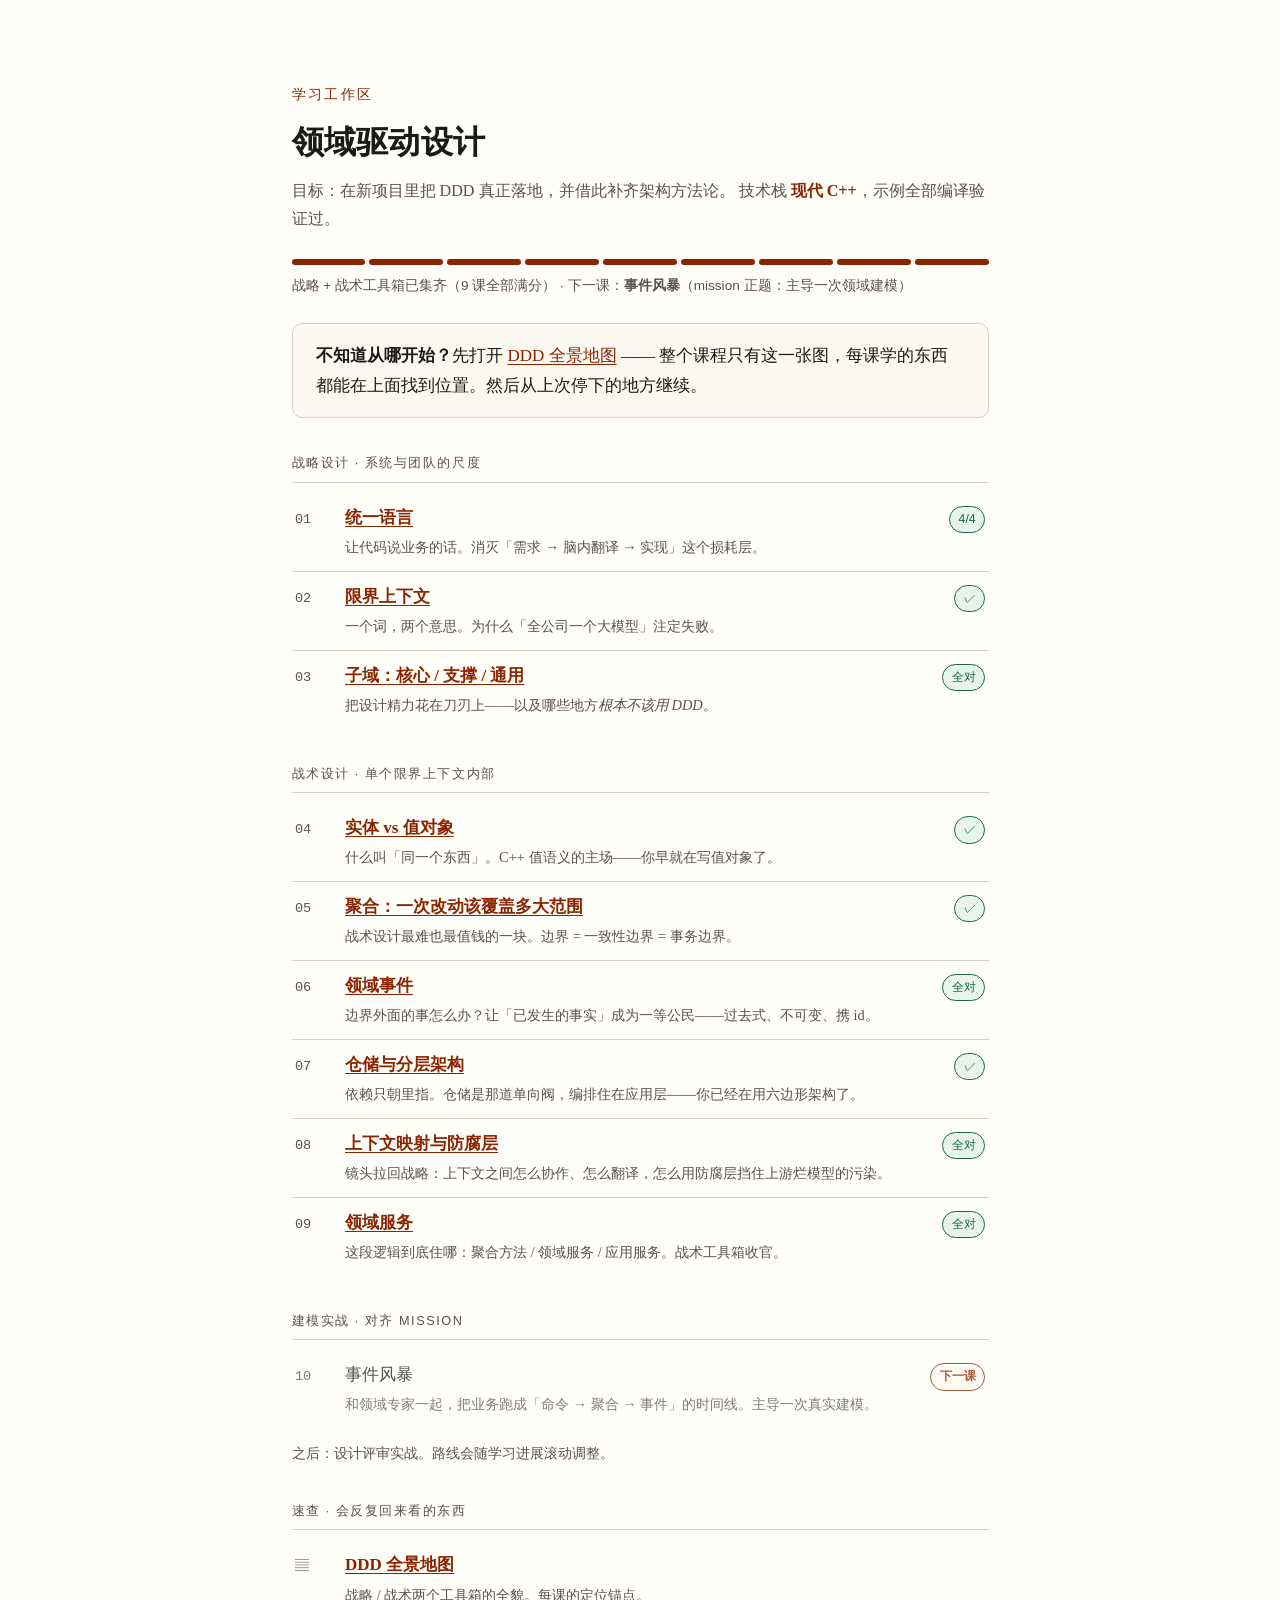
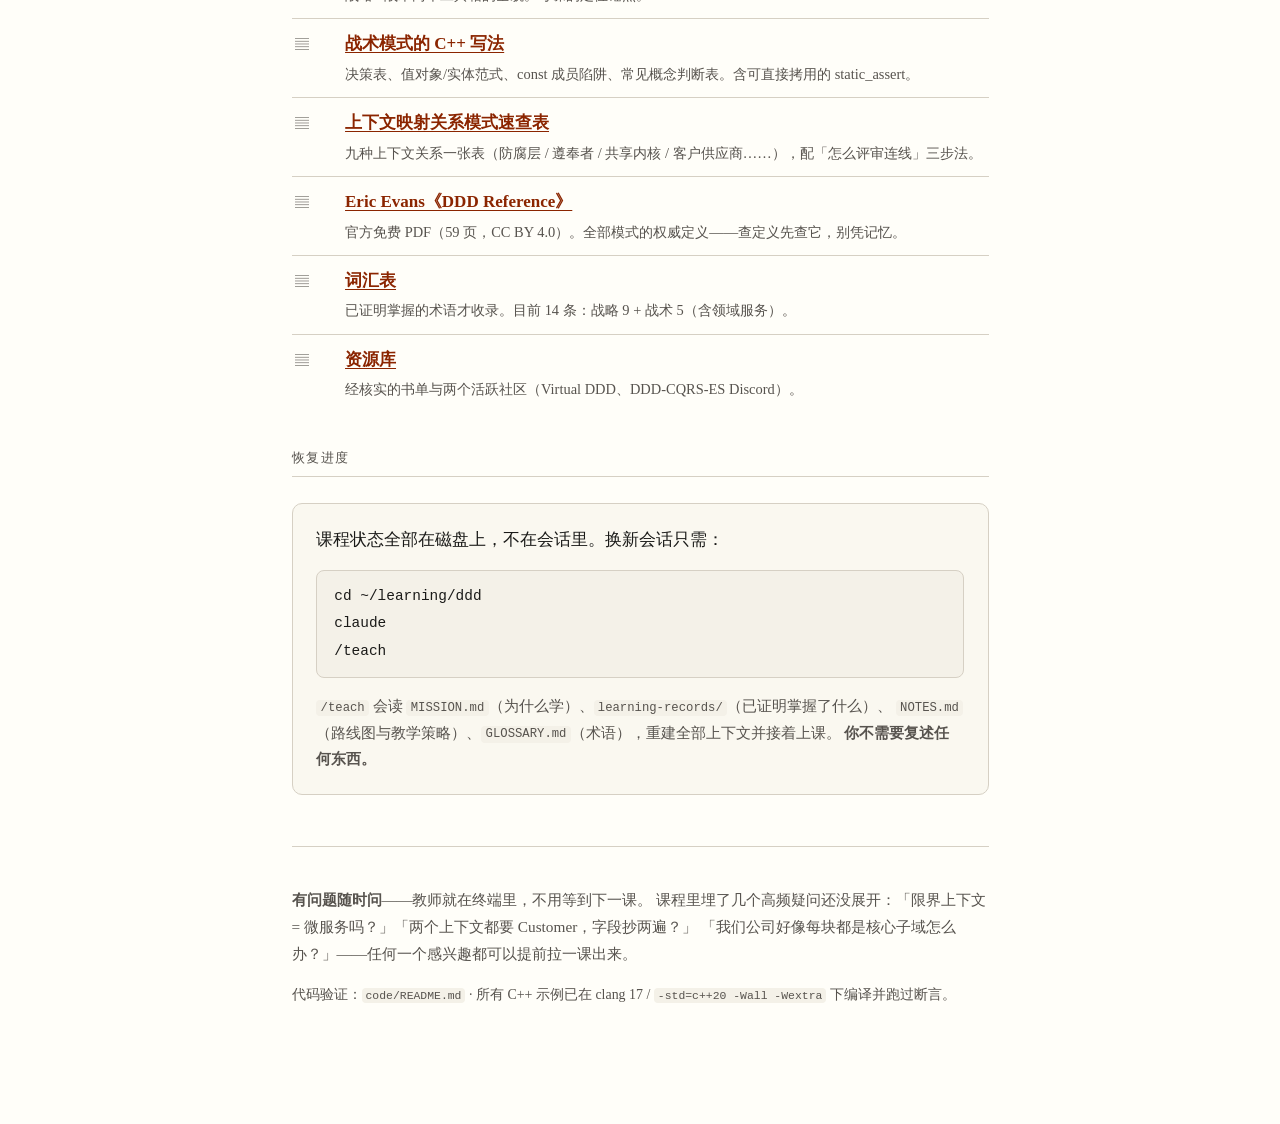
<file: index.html>
<!DOCTYPE html>
<html lang="zh-CN">
<head>
<meta charset="utf-8">
<meta name="viewport" content="width=device-width, initial-scale=1">
<title>DDD 学习工作区</title>
<link rel="stylesheet" href="assets/course.css">
<style>
  .hero-mission { font-size: 0.95rem; }
  .hero-mission strong { color: var(--accent); }

  .progress {
    display: flex; gap: 4px; margin: 1.5rem 0 0.5rem;
  }
  .progress span {
    height: 6px; flex: 1; border-radius: 3px; background: var(--rule);
  }
  .progress span.done { background: var(--accent); }
  .progress-label {
    font-family: -apple-system, "PingFang SC", sans-serif;
    font-size: 0.8rem; color: var(--ink-soft); margin: 0;
  }

  .track { margin: 0.5rem 0 0; }
  .track-head {
    font-family: -apple-system, "PingFang SC", sans-serif;
    font-size: 0.75rem; letter-spacing: 0.12em; text-transform: uppercase;
    color: var(--ink-soft); margin: 2rem 0 0.6rem; padding-bottom: 0.4rem;
    border-bottom: 1px solid var(--rule);
  }

  .row {
    display: flex; align-items: baseline; gap: 0.75rem;
    padding: 0.6rem 0.2rem; border-bottom: 1px solid var(--rule);
  }
  .row:last-child { border-bottom: none; }
  .row .num {
    font-family: "SF Mono", ui-monospace, Menlo, monospace;
    font-size: 0.8rem; color: var(--ink-soft); min-width: 2.2rem;
  }
  .row .body { flex: 1; min-width: 0; }
  .row .body a { font-weight: 600; }
  .row .sub {
    display: block; font-size: 0.85rem; color: var(--ink-soft); margin-top: 0.15rem;
  }
  .pill {
    font-family: -apple-system, "PingFang SC", sans-serif;
    font-size: 0.72rem; padding: 0.12rem 0.5rem; border-radius: 999px;
    white-space: nowrap; border: 1px solid var(--rule); color: var(--ink-soft);
  }
  .pill.ok { background: var(--good-bg); border-color: var(--good); color: var(--good); }
  .pill.next { background: var(--card-bg); border-color: var(--accent); color: var(--accent); font-weight: 600; }

  .row.pending .body a, .row.pending .num { color: var(--ink-soft); }
  .row.pending { opacity: 0.75; }

  /* Only the command block goes block-level — inline <code> in the prose below
     must stay inline, so scope this by class, not by element. */
  .resume .cmd {
    display: block; padding: 0.7rem 1rem; margin: 0.5rem 0 0;
    background: var(--code-bg); border: 1px solid var(--rule); border-radius: 8px;
    font-size: 0.85rem; line-height: 1.9;
  }
</style>
</head>
<body>
<article>
  <p class="kicker">学习工作区</p>
  <h1>领域驱动设计</h1>
  <p class="lede hero-mission">目标：在新项目里把 DDD 真正落地，并借此补齐架构方法论。
  技术栈 <strong>现代 C++</strong>，示例全部编译验证过。</p>

  <div class="progress">
    <span class="done"></span><span class="done"></span><span class="done"></span>
    <span class="done"></span><span class="done"></span><span class="done"></span><span class="done"></span><span class="done"></span><span class="done"></span>
  </div>
  <p class="progress-label">战略 + 战术工具箱已集齐（9 课全部满分） · 下一课：<strong>事件风暴</strong>（mission 正题：主导一次领域建模）</p>

  <div class="card">
    <p style="margin:0"><strong>不知道从哪开始？</strong>先打开 <a href="reference/ddd-map.html">DDD 全景地图</a> ——
    整个课程只有这一张图，每课学的东西都能在上面找到位置。然后从上次停下的地方继续。</p>
  </div>

  <p class="track-head">战略设计 · 系统与团队的尺度</p>
  <div class="track">
    <div class="row">
      <span class="num">01</span>
      <span class="body">
        <a href="lessons/0001-ubiquitous-language.html">统一语言</a>
        <span class="sub">让代码说业务的话。消灭「需求 → 脑内翻译 → 实现」这个损耗层。</span>
      </span>
      <span class="pill ok">4/4</span>
    </div>
    <div class="row">
      <span class="num">02</span>
      <span class="body">
        <a href="lessons/0002-bounded-context.html">限界上下文</a>
        <span class="sub">一个词，两个意思。为什么「全公司一个大模型」注定失败。</span>
      </span>
      <span class="pill ok">✓</span>
    </div>
    <div class="row">
      <span class="num">03</span>
      <span class="body">
        <a href="lessons/0003-subdomains.html">子域：核心 / 支撑 / 通用</a>
        <span class="sub">把设计精力花在刀刃上——以及哪些地方<em>根本不该用 DDD</em>。</span>
      </span>
      <span class="pill ok">全对</span>
    </div>
  </div>

  <p class="track-head">战术设计 · 单个限界上下文内部</p>
  <div class="track">
    <div class="row">
      <span class="num">04</span>
      <span class="body">
        <a href="lessons/0004-entity-vs-value-object.html">实体 vs 值对象</a>
        <span class="sub">什么叫「同一个东西」。C++ 值语义的主场——你早就在写值对象了。</span>
      </span>
      <span class="pill ok">✓</span>
    </div>
    <div class="row">
      <span class="num">05</span>
      <span class="body">
        <a href="lessons/0005-aggregate.html">聚合：一次改动该覆盖多大范围</a>
        <span class="sub">战术设计最难也最值钱的一块。边界 = 一致性边界 = 事务边界。</span>
      </span>
      <span class="pill ok">✓</span>
    </div>
    <div class="row">
      <span class="num">06</span>
      <span class="body">
        <a href="lessons/0006-domain-event.html">领域事件</a>
        <span class="sub">边界外面的事怎么办？让「已发生的事实」成为一等公民——过去式、不可变、携 id。</span>
      </span>
      <span class="pill ok">全对</span>
    </div>
    <div class="row">
      <span class="num">07</span>
      <span class="body">
        <a href="lessons/0007-repository-layered-architecture.html">仓储与分层架构</a>
        <span class="sub">依赖只朝里指。仓储是那道单向阀，编排住在应用层——你已经在用六边形架构了。</span>
      </span>
      <span class="pill ok">✓</span>
    </div>
    <div class="row">
      <span class="num">08</span>
      <span class="body">
        <a href="lessons/0008-context-map-anticorruption-layer.html">上下文映射与防腐层</a>
        <span class="sub">镜头拉回战略：上下文之间怎么协作、怎么翻译，怎么用防腐层挡住上游烂模型的污染。</span>
      </span>
      <span class="pill ok">全对</span>
    </div>
    <div class="row">
      <span class="num">09</span>
      <span class="body">
        <a href="lessons/0009-domain-service.html">领域服务</a>
        <span class="sub">这段逻辑到底住哪：聚合方法 / 领域服务 / 应用服务。战术工具箱收官。</span>
      </span>
      <span class="pill ok">全对</span>
    </div>
  </div>
  <p class="track-head">建模实战 · 对齐 mission</p>
  <div class="track">
    <div class="row pending">
      <span class="num">10</span>
      <span class="body">
        事件风暴
        <span class="sub">和领域专家一起，把业务跑成「命令 → 聚合 → 事件」的时间线。主导一次真实建模。</span>
      </span>
      <span class="pill next">下一课</span>
    </div>
  </div>
  <p style="font-size:0.85rem;color:var(--ink-soft);margin-top:0.75rem">
  之后：设计评审实战。路线会随学习进展滚动调整。</p>

  <p class="track-head">速查 · 会反复回来看的东西</p>
  <div class="track">
    <div class="row">
      <span class="num">▤</span>
      <span class="body">
        <a href="reference/ddd-map.html">DDD 全景地图</a>
        <span class="sub">战略 / 战术两个工具箱的全貌。每课的定位锚点。</span>
      </span>
    </div>
    <div class="row">
      <span class="num">▤</span>
      <span class="body">
        <a href="reference/cpp-tactical-patterns.html">战术模式的 C++ 写法</a>
        <span class="sub">决策表、值对象/实体范式、const 成员陷阱、常见概念判断表。含可直接拷用的 static_assert。</span>
      </span>
    </div>
    <div class="row">
      <span class="num">▤</span>
      <span class="body">
        <a href="reference/context-map-patterns.html">上下文映射关系模式速查表</a>
        <span class="sub">九种上下文关系一张表（防腐层 / 遵奉者 / 共享内核 / 客户供应商……），配「怎么评审连线」三步法。</span>
      </span>
    </div>
    <div class="row">
      <span class="num">▤</span>
      <span class="body">
        <a href="reference/DDD_Reference_2015-03.pdf">Eric Evans《DDD Reference》</a>
        <span class="sub">官方免费 PDF（59 页，CC BY 4.0）。全部模式的权威定义——查定义先查它，别凭记忆。</span>
      </span>
    </div>
    <div class="row">
      <span class="num">▤</span>
      <span class="body">
        <a href="GLOSSARY.md">词汇表</a>
        <span class="sub">已证明掌握的术语才收录。目前 14 条：战略 9 + 战术 5（含领域服务）。</span>
      </span>
    </div>
    <div class="row">
      <span class="num">▤</span>
      <span class="body">
        <a href="RESOURCES.md">资源库</a>
        <span class="sub">经核实的书单与两个活跃社区（Virtual DDD、DDD-CQRS-ES Discord）。</span>
      </span>
    </div>
  </div>

  <p class="track-head">恢复进度</p>
  <div class="card resume">
    <p style="margin-top:0.25rem">课程状态全部在磁盘上，不在会话里。换新会话只需：</p>
    <code class="cmd">cd ~/learning/ddd<br>claude<br>/teach</code>
    <p style="font-size:0.88rem;color:var(--ink-soft);margin-bottom:0.25rem">
    <code>/teach</code> 会读 <code>MISSION.md</code>（为什么学）、<code>learning-records/</code>（已证明掌握了什么）、
    <code>NOTES.md</code>（路线图与教学策略）、<code>GLOSSARY.md</code>（术语），重建全部上下文并接着上课。
    <strong>你不需要复述任何东西。</strong></p>
  </div>

  <footer class="lesson-footer">
    <p><strong>有问题随时问</strong>——教师就在终端里，不用等到下一课。
    课程里埋了几个高频疑问还没展开：「限界上下文 = 微服务吗？」「两个上下文都要 Customer，字段抄两遍？」
    「我们公司好像每块都是核心子域怎么办？」——任何一个感兴趣都可以提前拉一课出来。</p>
    <p style="font-size:0.82rem">代码验证：<code>code/README.md</code> ·
    所有 C++ 示例已在 clang 17 / <code>-std=c++20 -Wall -Wextra</code> 下编译并跑过断言。</p>
  </footer>
</article>
</body>
</html>
</file>
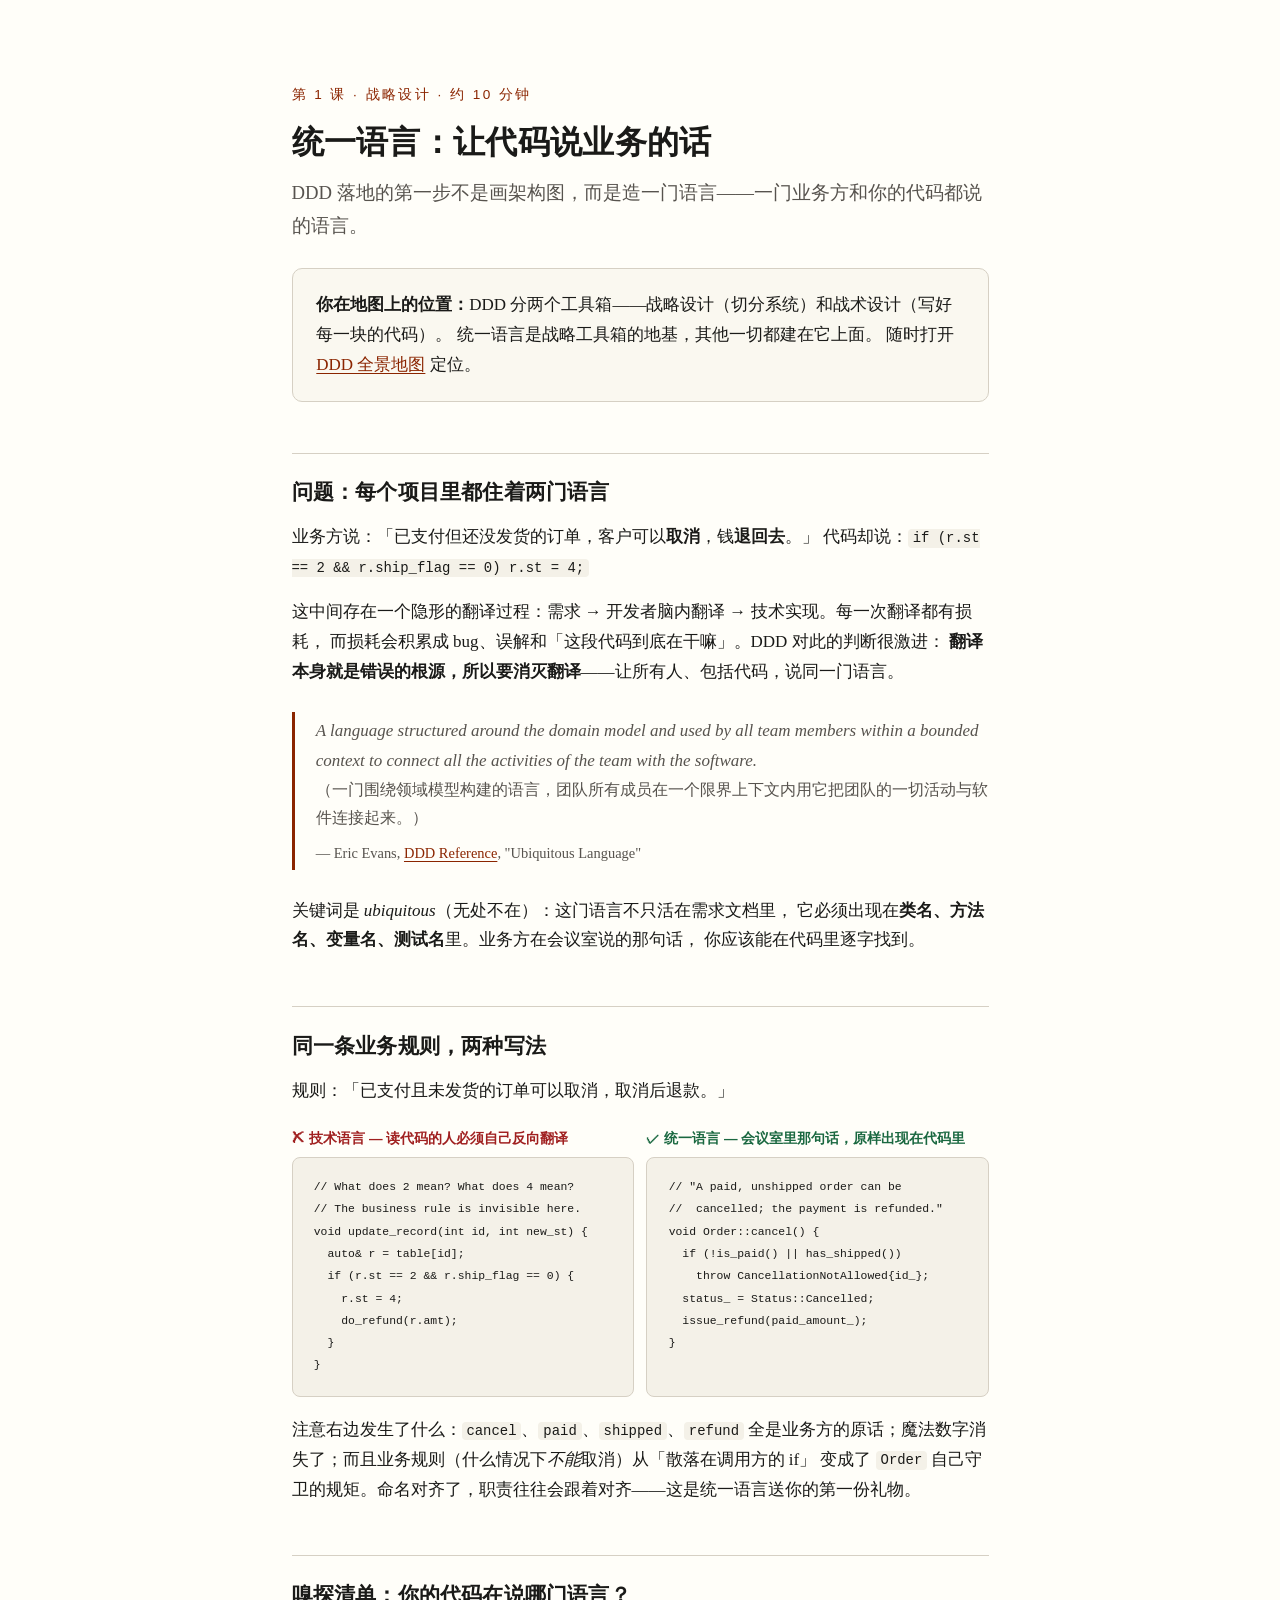
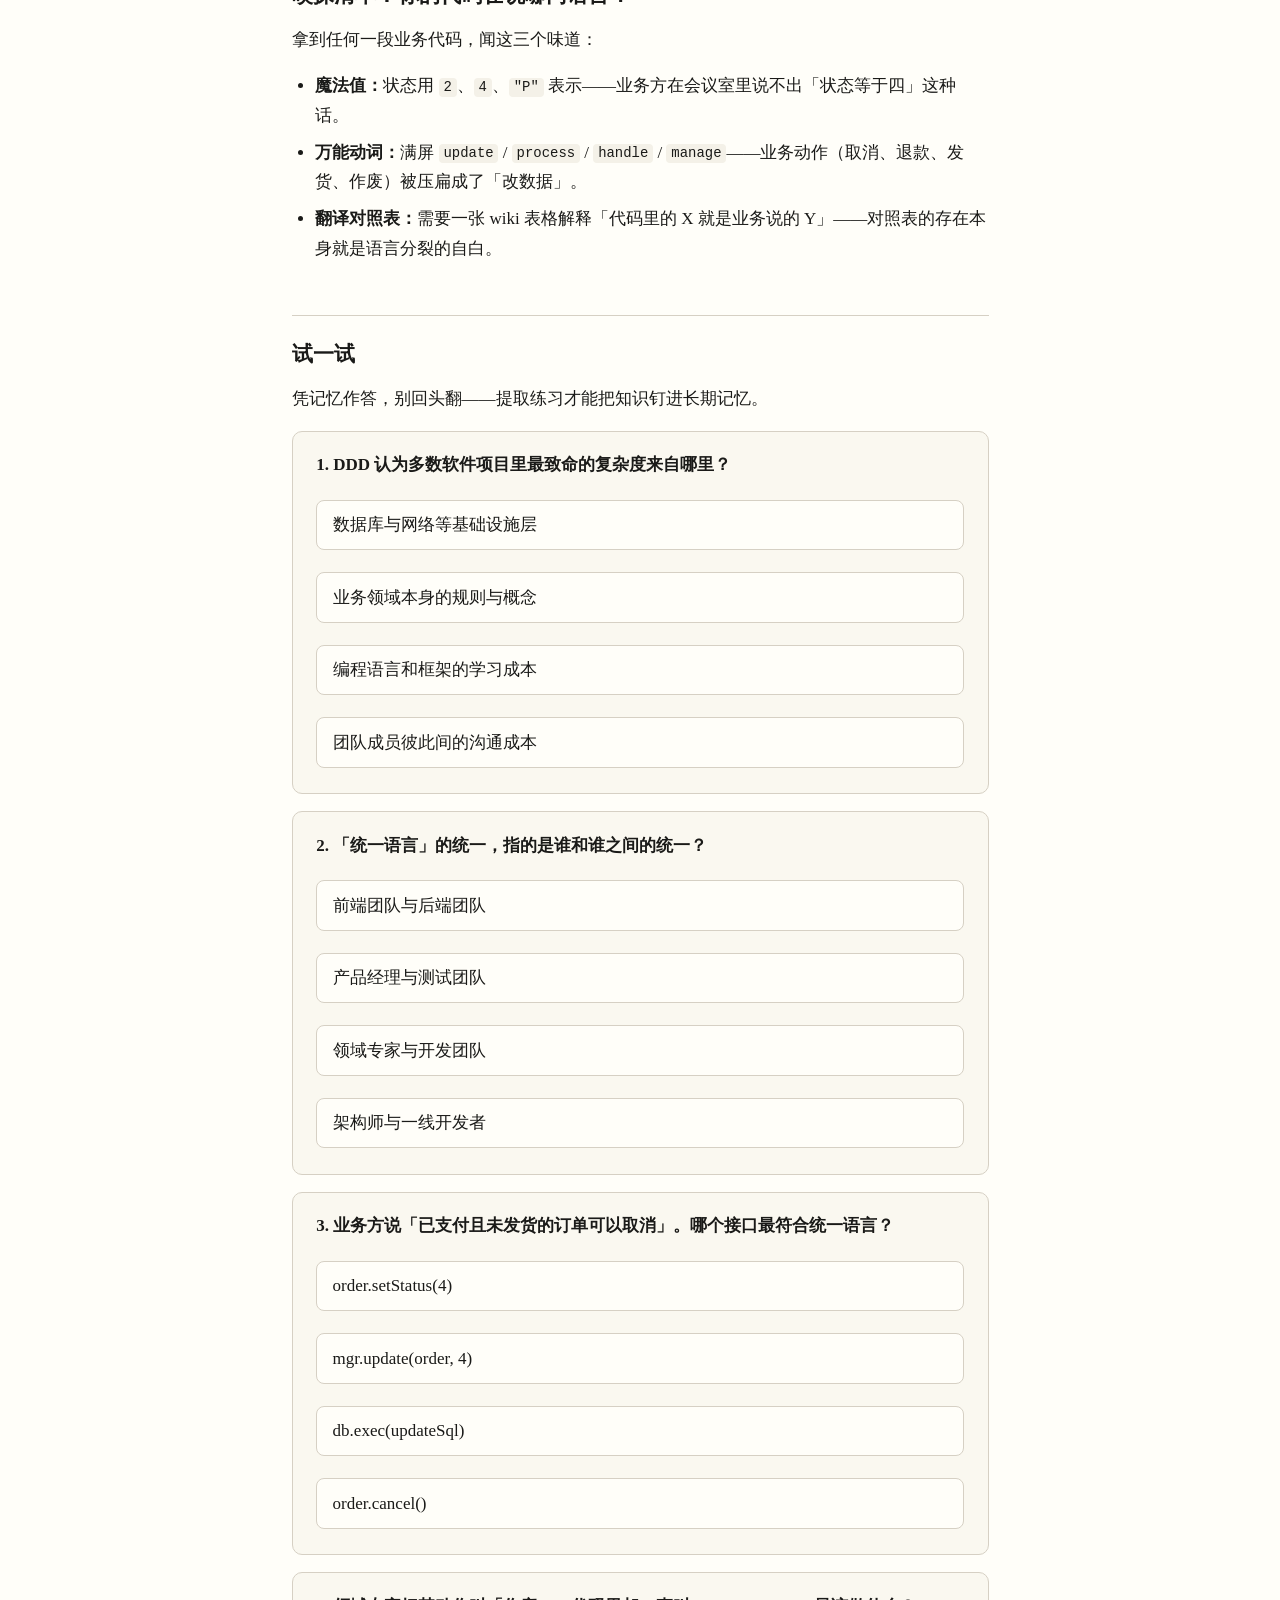
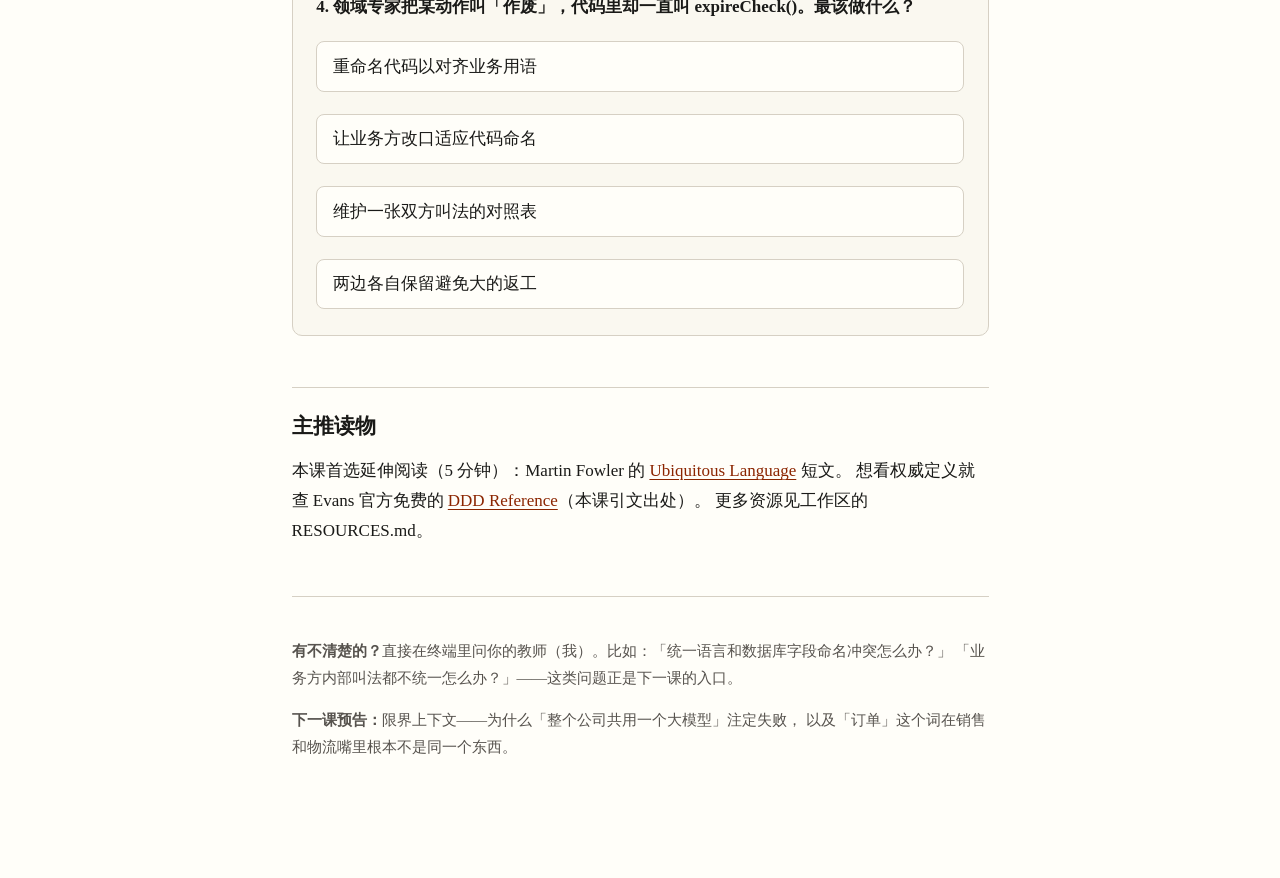
<file: lessons/0001-ubiquitous-language.html>
<!DOCTYPE html>
<html lang="zh-CN">
<head>
<meta charset="utf-8">
<meta name="viewport" content="width=device-width, initial-scale=1">
<title>第 1 课 · 统一语言：让代码说业务的话</title>
<link rel="stylesheet" href="../assets/course.css">
</head>
<body>
<article>
  <p class="kicker">第 1 课 · 战略设计 · 约 10 分钟</p>
  <h1>统一语言：让代码说业务的话</h1>
  <p class="lede">DDD 落地的第一步不是画架构图，而是造一门语言——一门业务方和你的代码都说的语言。</p>

  <div class="card">
    <p><strong>你在地图上的位置：</strong>DDD 分两个工具箱——战略设计（切分系统）和战术设计（写好每一块的代码）。
    统一语言是战略工具箱的地基，其他一切都建在它上面。
    随时打开 <a href="../reference/ddd-map.html">DDD 全景地图</a> 定位。</p>
  </div>

  <h2>问题：每个项目里都住着两门语言</h2>
  <p>业务方说：「已支付但还没发货的订单，客户可以<strong>取消</strong>，钱<strong>退回去</strong>。」
  代码却说：<code>if (r.st == 2 &amp;&amp; r.ship_flag == 0) r.st = 4;</code></p>
  <p>这中间存在一个隐形的翻译过程：需求 → 开发者脑内翻译 → 技术实现。每一次翻译都有损耗，
  而损耗会积累成 bug、误解和「这段代码到底在干嘛」。DDD 对此的判断很激进：
  <strong>翻译本身就是错误的根源，所以要消灭翻译</strong>——让所有人、包括代码，说同一门语言。</p>

  <blockquote>
    A language structured around the domain model and used by all team members within a bounded
    context to connect all the activities of the team with the software.
    <span class="zh">（一门围绕领域模型构建的语言，团队所有成员在一个限界上下文内用它把团队的一切活动与软件连接起来。）</span>
    <cite>— Eric Evans, <a href="https://www.domainlanguage.com/wp-content/uploads/2016/05/DDD_Reference_2015-03.pdf">DDD Reference</a>, "Ubiquitous Language"</cite>
  </blockquote>

  <p>关键词是 <em>ubiquitous</em>（无处不在）：这门语言不只活在需求文档里，
  它必须出现在<strong>类名、方法名、变量名、测试名</strong>里。业务方在会议室说的那句话，
  你应该能在代码里逐字找到。</p>

  <h2>同一条业务规则，两种写法</h2>
  <p>规则：「已支付且未发货的订单可以取消，取消后退款。」</p>

  <div class="compare">
    <figure>
      <figcaption class="bad-label">✗ 技术语言 — 读代码的人必须自己反向翻译</figcaption>
      <pre><code>// What does 2 mean? What does 4 mean?
// The business rule is invisible here.
void update_record(int id, int new_st) {
  auto&amp; r = table[id];
  if (r.st == 2 &amp;&amp; r.ship_flag == 0) {
    r.st = 4;
    do_refund(r.amt);
  }
}</code></pre>
    </figure>
    <figure>
      <figcaption class="good-label">✓ 统一语言 — 会议室里那句话，原样出现在代码里</figcaption>
      <pre><code>// "A paid, unshipped order can be
//  cancelled; the payment is refunded."
void Order::cancel() {
  if (!is_paid() || has_shipped())
    throw CancellationNotAllowed{id_};
  status_ = Status::Cancelled;
  issue_refund(paid_amount_);
}</code></pre>
    </figure>
  </div>

  <p>注意右边发生了什么：<code>cancel</code>、<code>paid</code>、<code>shipped</code>、<code>refund</code>
  全是业务方的原话；魔法数字消失了；而且业务规则（什么情况下<em>不能</em>取消）从「散落在调用方的 if」
  变成了 <code>Order</code> 自己守卫的规矩。命名对齐了，职责往往会跟着对齐——这是统一语言送你的第一份礼物。</p>

  <h2>嗅探清单：你的代码在说哪门语言？</h2>
  <p>拿到任何一段业务代码，闻这三个味道：</p>
  <ul>
    <li><strong>魔法值：</strong>状态用 <code>2</code>、<code>4</code>、<code>"P"</code> 表示——业务方在会议室里说不出「状态等于四」这种话。</li>
    <li><strong>万能动词：</strong>满屏 <code>update</code> / <code>process</code> / <code>handle</code> / <code>manage</code>——业务动作（取消、退款、发货、作废）被压扁成了「改数据」。</li>
    <li><strong>翻译对照表：</strong>需要一张 wiki 表格解释「代码里的 X 就是业务说的 Y」——对照表的存在本身就是语言分裂的自白。</li>
  </ul>

  <h2>试一试</h2>
  <p>凭记忆作答，别回头翻——提取练习才能把知识钉进长期记忆。</p>
  <div id="quiz"></div>

  <h2>主推读物</h2>
  <p>本课首选延伸阅读（5 分钟）：Martin Fowler 的
  <a href="https://martinfowler.com/bliki/UbiquitousLanguage.html">Ubiquitous Language</a> 短文。
  想看权威定义就查 Evans 官方免费的
  <a href="https://www.domainlanguage.com/wp-content/uploads/2016/05/DDD_Reference_2015-03.pdf">DDD Reference</a>（本课引文出处）。
  更多资源见工作区的 RESOURCES.md。</p>

  <footer class="lesson-footer">
    <p><strong>有不清楚的？</strong>直接在终端里问你的教师（我）。比如：「统一语言和数据库字段命名冲突怎么办？」
    「业务方内部叫法都不统一怎么办？」——这类问题正是下一课的入口。</p>
    <p><strong>下一课预告：</strong>限界上下文——为什么「整个公司共用一个大模型」注定失败，
    以及「订单」这个词在销售和物流嘴里根本不是同一个东西。</p>
  </footer>
</article>

<script src="../assets/quiz.js"></script>
<script>
renderQuiz(document.getElementById("quiz"), [
  {
    stem: "DDD 认为多数软件项目里最致命的复杂度来自哪里？",
    options: [
      "数据库与网络等基础设施层",
      "业务领域本身的规则与概念",
      "编程语言和框架的学习成本",
      "团队成员彼此间的沟通成本"
    ],
    answer: 1,
    explain: "Evans 那本书的副标题就是答案：Tackling Complexity in the Heart of Software——软件的心脏是领域。技术复杂度大多有成熟解法，真正淹死项目的是没被驯服的业务复杂度。"
  },
  {
    stem: "「统一语言」的统一，指的是谁和谁之间的统一？",
    options: [
      "前端团队与后端团队",
      "产品经理与测试团队",
      "领域专家与开发团队",
      "架构师与一线开发者"
    ],
    answer: 2,
    explain: "统一语言跨越的是业务与技术之间那道最深的鸿沟：领域专家（懂业务的人）和开发团队共用一套词汇，并且这套词汇必须出现在代码里。"
  },
  {
    stem: "业务方说「已支付且未发货的订单可以取消」。哪个接口最符合统一语言？",
    options: [
      "order.setStatus(4)",
      "mgr.update(order, 4)",
      "db.exec(updateSql)",
      "order.cancel()"
    ],
    answer: 3,
    explain: "cancel 是业务方嘴里的动词，另外三个都是技术操作。判断标准很简单：把这行代码念给业务方听，对方能不能听懂。「订单点取消」听得懂，「把状态设成四」听不懂。"
  },
  {
    stem: "领域专家把某动作叫「作废」，代码里却一直叫 expireCheck()。最该做什么？",
    options: [
      "重命名代码以对齐业务用语",
      "让业务方改口适应代码命名",
      "维护一张双方叫法的对照表",
      "两边各自保留避免大的返工"
    ],
    answer: 0,
    explain: "语言分裂是模型分裂的早期信号。对照表恰恰是统一语言要消灭的「翻译层」；重命名是廉价的（IDE 一键），长期的理解错位才是昂贵的。注：若业务叫法本身更糟，也可以和专家协商改语言——但必须两边一起改，不能各说各话。"
  }
]);
</script>
</body>
</html>
</file>
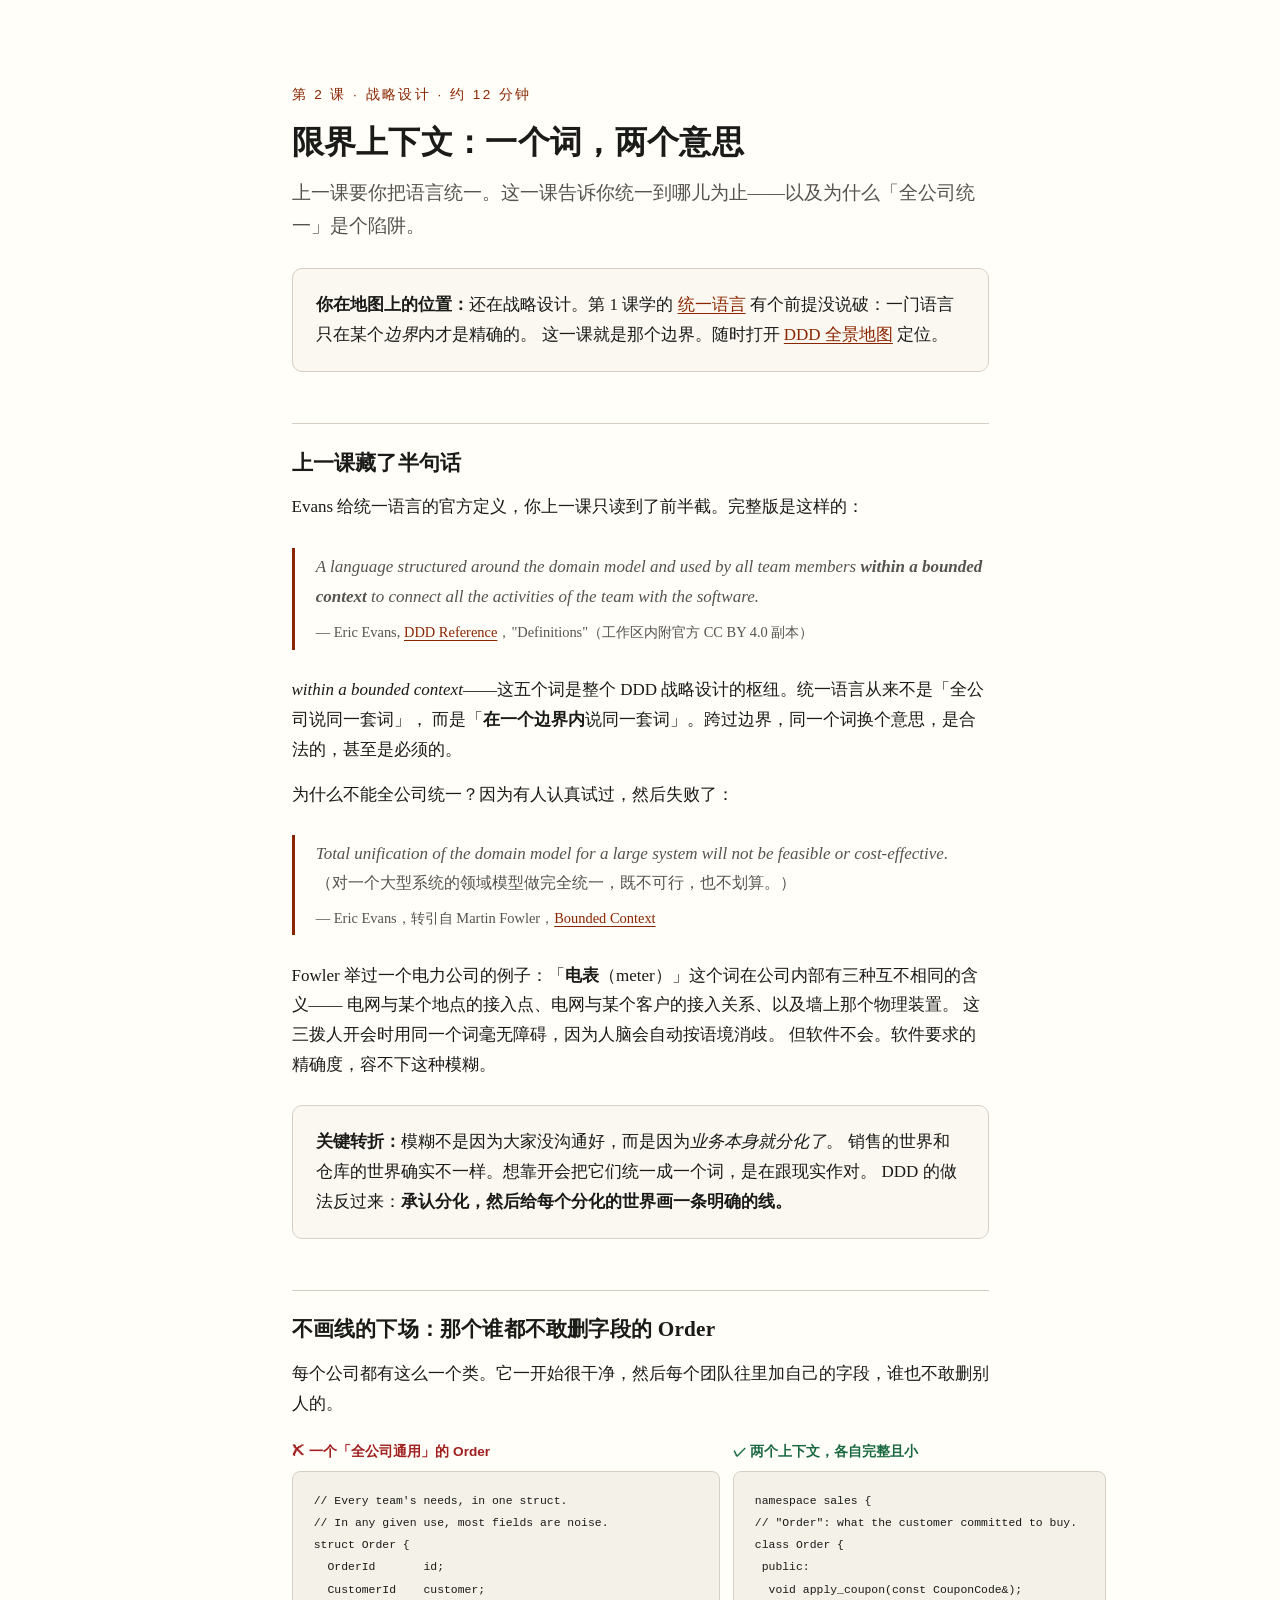
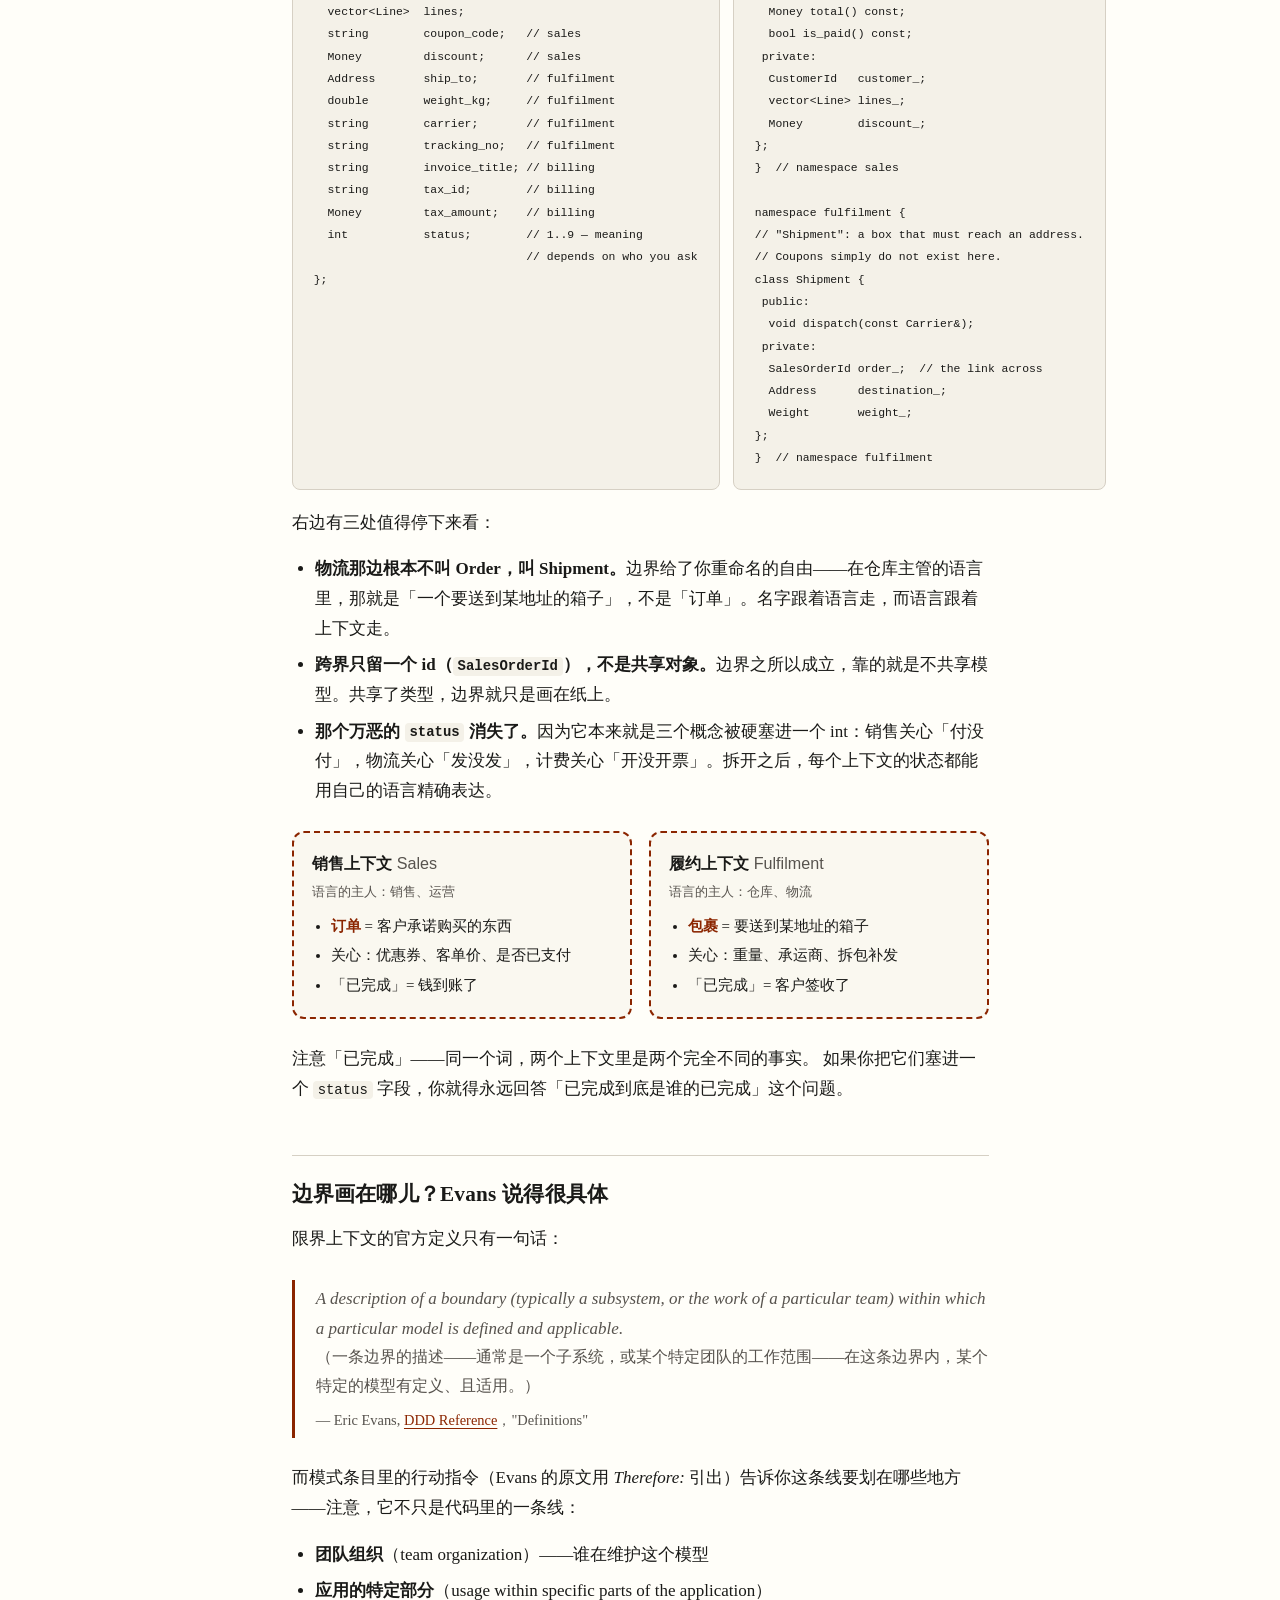
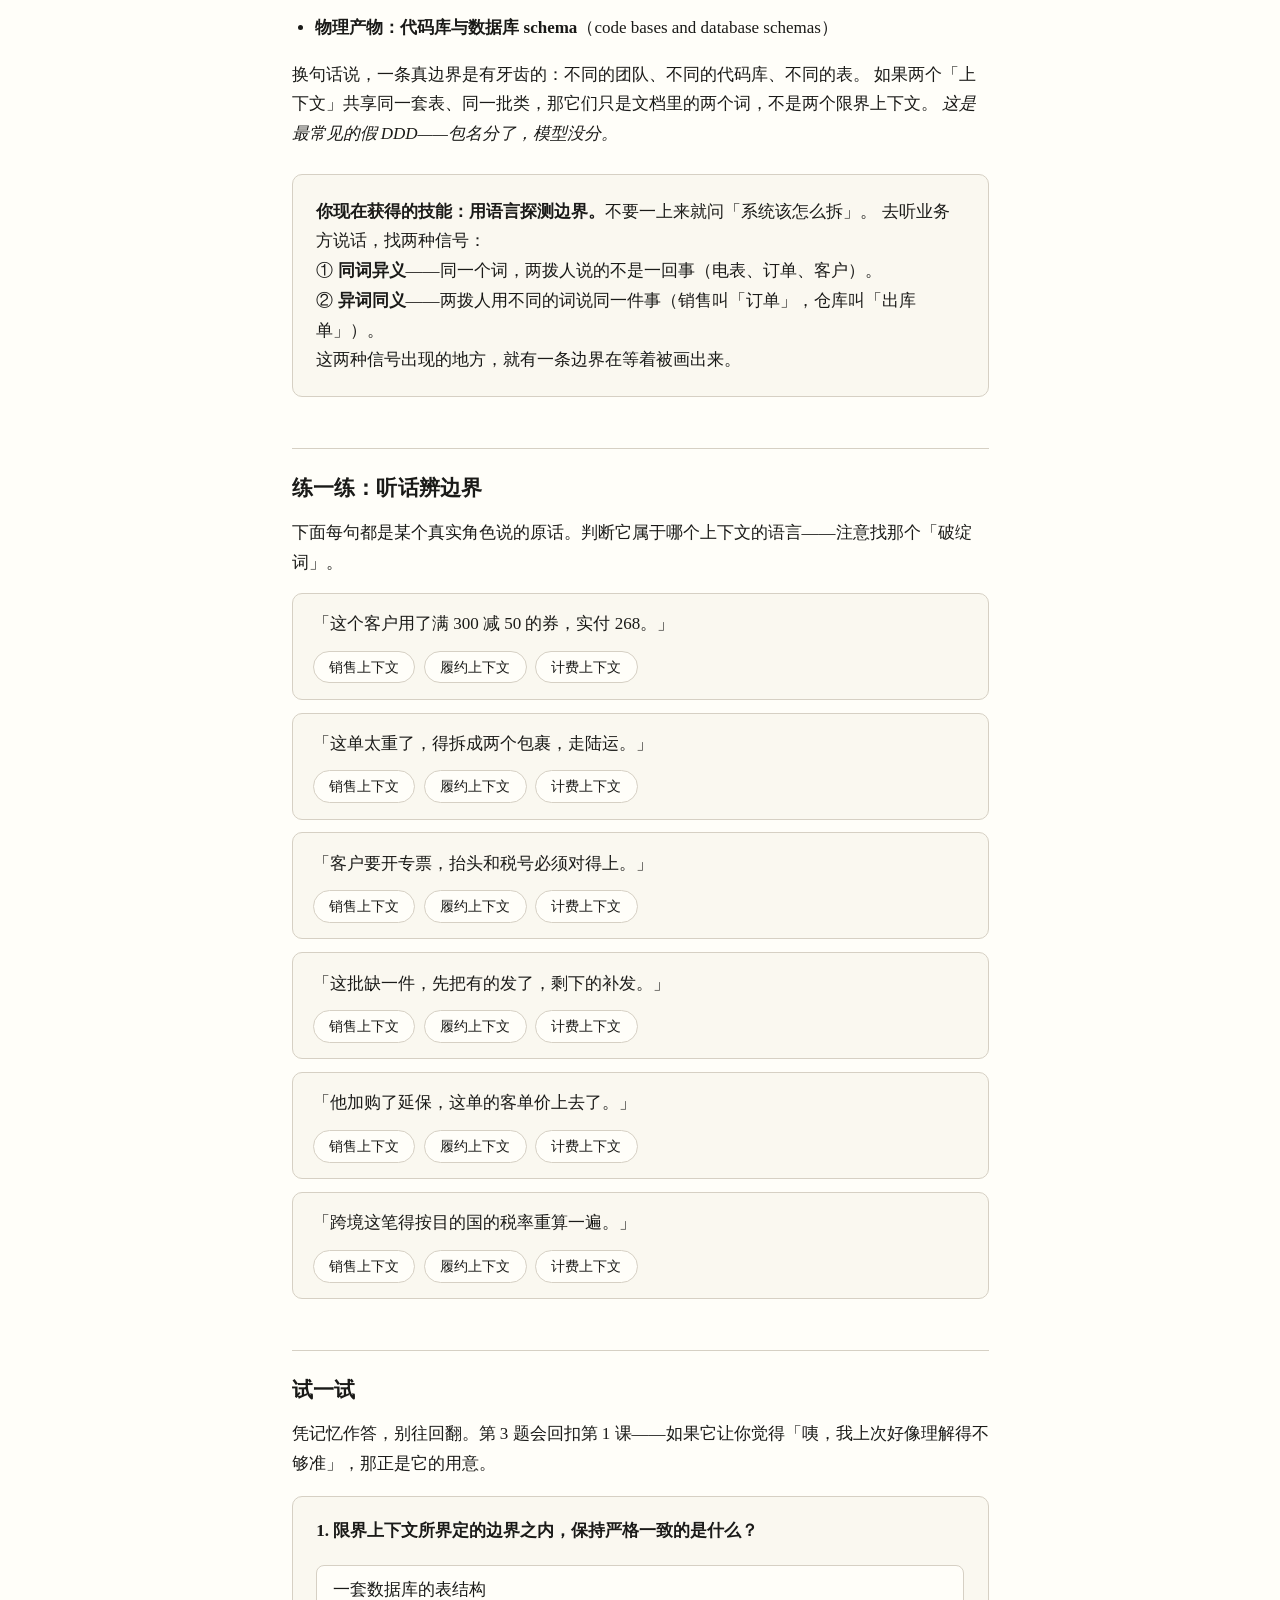
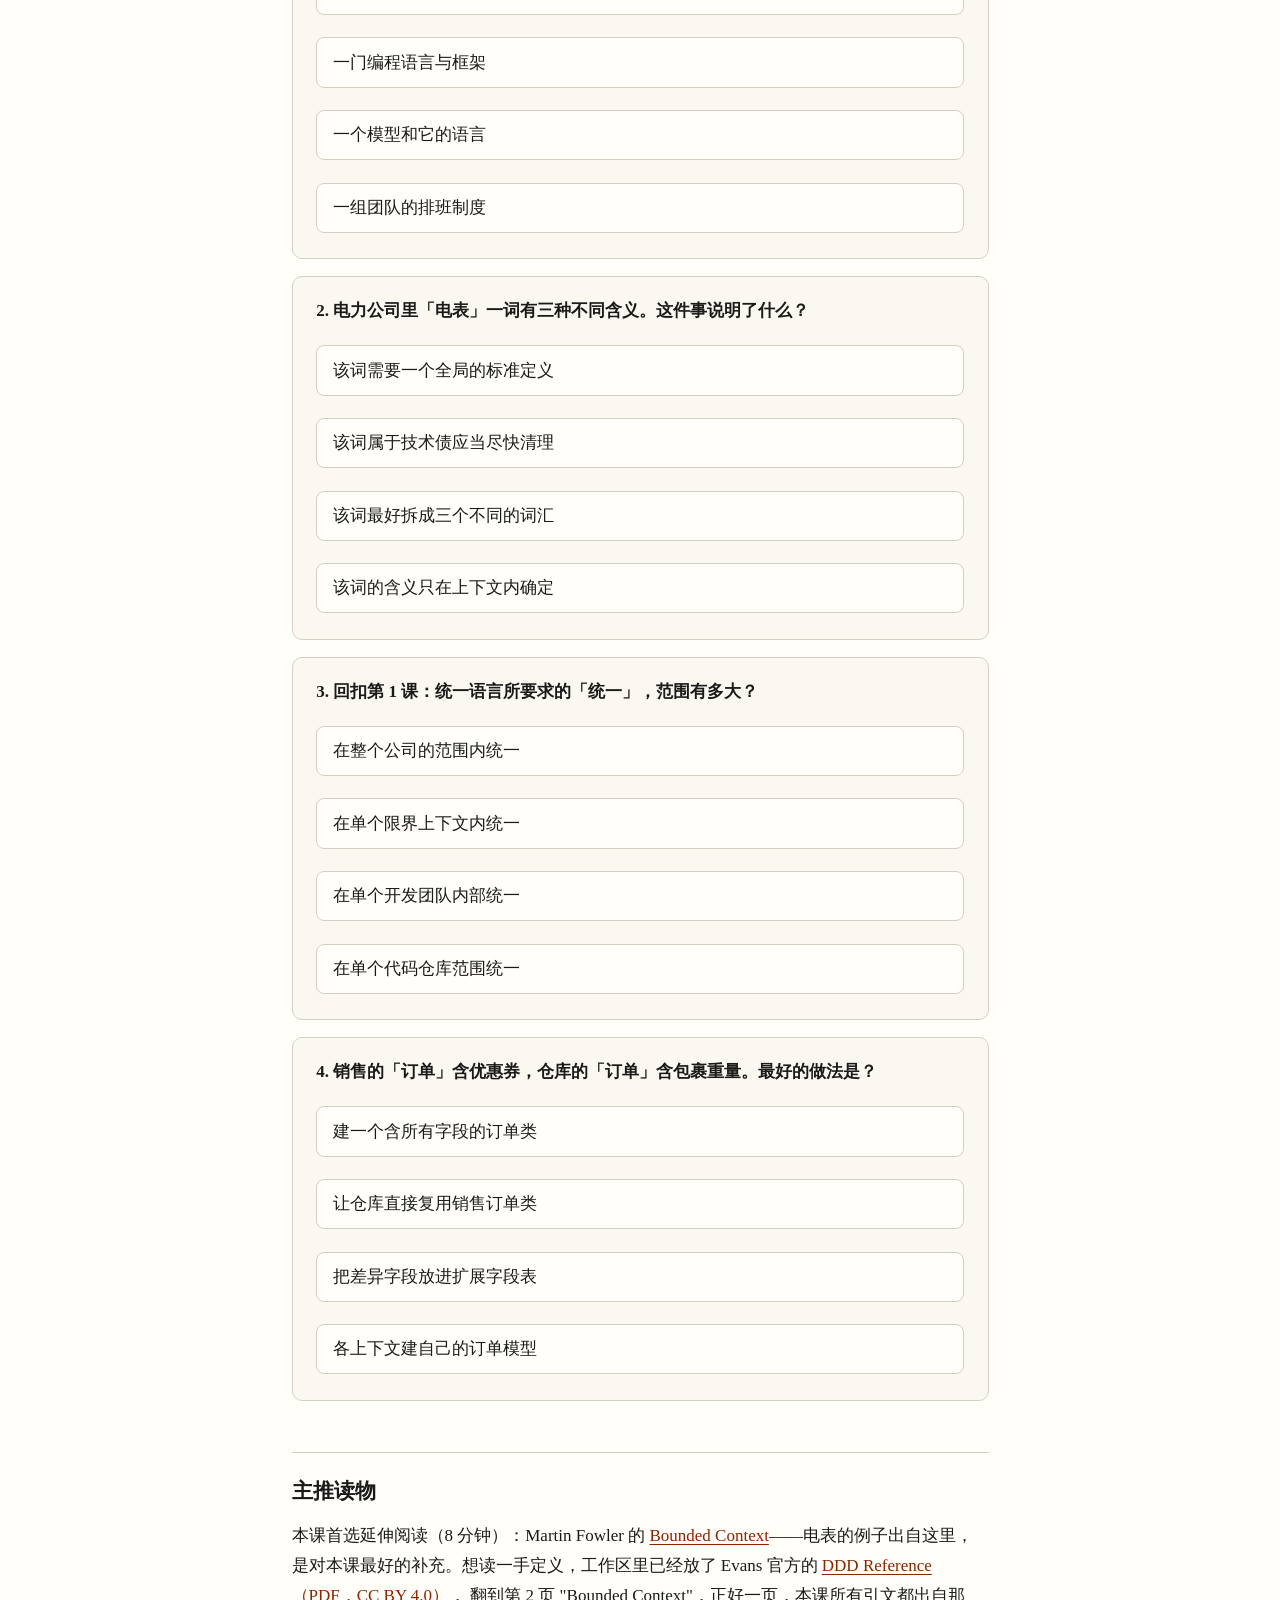
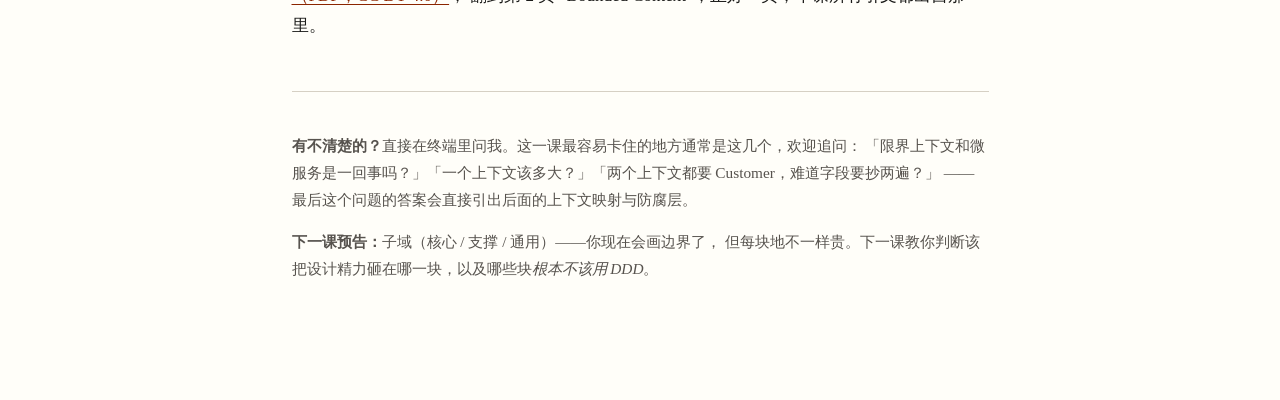
<file: lessons/0002-bounded-context.html>
<!DOCTYPE html>
<html lang="zh-CN">
<head>
<meta charset="utf-8">
<meta name="viewport" content="width=device-width, initial-scale=1">
<title>第 2 课 · 限界上下文：一个词，两个意思</title>
<link rel="stylesheet" href="../assets/course.css">
</head>
<body>
<article>
  <p class="kicker">第 2 课 · 战略设计 · 约 12 分钟</p>
  <h1>限界上下文：一个词，两个意思</h1>
  <p class="lede">上一课要你把语言统一。这一课告诉你统一到哪儿为止——以及为什么「全公司统一」是个陷阱。</p>

  <div class="card">
    <p><strong>你在地图上的位置：</strong>还在战略设计。第 1 课学的
    <a href="0001-ubiquitous-language.html">统一语言</a> 有个前提没说破：一门语言只在某个<em>边界</em>内才是精确的。
    这一课就是那个边界。随时打开 <a href="../reference/ddd-map.html">DDD 全景地图</a> 定位。</p>
  </div>

  <h2>上一课藏了半句话</h2>
  <p>Evans 给统一语言的官方定义，你上一课只读到了前半截。完整版是这样的：</p>

  <blockquote>
    A language structured around the domain model and used by all team members
    <strong>within a bounded context</strong> to connect all the activities of the team with the software.
    <cite>— Eric Evans, <a href="../reference/DDD_Reference_2015-03.pdf">DDD Reference</a>，"Definitions"（工作区内附官方 CC BY 4.0 副本）</cite>
  </blockquote>

  <p><em>within a bounded context</em>——这五个词是整个 DDD 战略设计的枢纽。统一语言从来不是「全公司说同一套词」，
  而是「<strong>在一个边界内</strong>说同一套词」。跨过边界，同一个词换个意思，是合法的，甚至是必须的。</p>

  <p>为什么不能全公司统一？因为有人认真试过，然后失败了：</p>

  <blockquote>
    Total unification of the domain model for a large system will not be feasible or cost-effective.
    <span class="zh">（对一个大型系统的领域模型做完全统一，既不可行，也不划算。）</span>
    <cite>— Eric Evans，转引自 Martin Fowler，<a href="https://martinfowler.com/bliki/BoundedContext.html">Bounded Context</a></cite>
  </blockquote>

  <p>Fowler 举过一个电力公司的例子：「<strong>电表</strong>（meter）」这个词在公司内部有三种互不相同的含义——
  电网与某个地点的接入点、电网与某个客户的接入关系、以及墙上那个物理装置。
  这三拨人开会时用同一个词毫无障碍，因为人脑会自动按语境消歧。
  但软件不会。软件要求的精确度，容不下这种模糊。</p>

  <div class="card">
    <p><strong>关键转折：</strong>模糊不是因为大家没沟通好，而是因为<em>业务本身就分化了</em>。
    销售的世界和仓库的世界确实不一样。想靠开会把它们统一成一个词，是在跟现实作对。
    DDD 的做法反过来：<strong>承认分化，然后给每个分化的世界画一条明确的线。</strong></p>
  </div>

  <h2>不画线的下场：那个谁都不敢删字段的 Order</h2>
  <p>每个公司都有这么一个类。它一开始很干净，然后每个团队往里加自己的字段，谁也不敢删别人的。</p>

  <div class="compare">
    <figure>
      <figcaption class="bad-label">✗ 一个「全公司通用」的 Order</figcaption>
      <pre><code>// Every team's needs, in one struct.
// In any given use, most fields are noise.
struct Order {
  OrderId       id;
  CustomerId    customer;
  vector&lt;Line&gt;  lines;
  string        coupon_code;   // sales
  Money         discount;      // sales
  Address       ship_to;       // fulfilment
  double        weight_kg;     // fulfilment
  string        carrier;       // fulfilment
  string        tracking_no;   // fulfilment
  string        invoice_title; // billing
  string        tax_id;        // billing
  Money         tax_amount;    // billing
  int           status;        // 1..9 — meaning
                               // depends on who you ask
};</code></pre>
    </figure>
    <figure>
      <figcaption class="good-label">✓ 两个上下文，各自完整且小</figcaption>
      <pre><code>namespace sales {
// "Order": what the customer committed to buy.
class Order {
 public:
  void apply_coupon(const CouponCode&amp;);
  Money total() const;
  bool is_paid() const;
 private:
  CustomerId   customer_;
  vector&lt;Line&gt; lines_;
  Money        discount_;
};
}  // namespace sales

namespace fulfilment {
// "Shipment": a box that must reach an address.
// Coupons simply do not exist here.
class Shipment {
 public:
  void dispatch(const Carrier&amp;);
 private:
  SalesOrderId order_;  // the link across
  Address      destination_;
  Weight       weight_;
};
}  // namespace fulfilment</code></pre>
    </figure>
  </div>

  <p>右边有三处值得停下来看：</p>
  <ul>
    <li><strong>物流那边根本不叫 Order，叫 Shipment。</strong>边界给了你重命名的自由——在仓库主管的语言里，那就是「一个要送到某地址的箱子」，不是「订单」。名字跟着语言走，而语言跟着上下文走。</li>
    <li><strong>跨界只留一个 id（<code>SalesOrderId</code>），不是共享对象。</strong>边界之所以成立，靠的就是不共享模型。共享了类型，边界就只是画在纸上。</li>
    <li><strong>那个万恶的 <code>status</code> 消失了。</strong>因为它本来就是三个概念被硬塞进一个 int：销售关心「付没付」，物流关心「发没发」，计费关心「开没开票」。拆开之后，每个上下文的状态都能用自己的语言精确表达。</li>
  </ul>

  <div class="ctx-map cols-2">
    <div class="ctx-box">
      <h4>销售上下文 <span style="font-weight:400;color:var(--ink-soft)">Sales</span></h4>
      <p class="ctx-sub">语言的主人：销售、运营</p>
      <ul>
        <li><span class="ctx-word">订单</span> = 客户承诺购买的东西</li>
        <li>关心：优惠券、客单价、是否已支付</li>
        <li>「已完成」= 钱到账了</li>
      </ul>
    </div>
    <div class="ctx-box">
      <h4>履约上下文 <span style="font-weight:400;color:var(--ink-soft)">Fulfilment</span></h4>
      <p class="ctx-sub">语言的主人：仓库、物流</p>
      <ul>
        <li><span class="ctx-word">包裹</span> = 要送到某地址的箱子</li>
        <li>关心：重量、承运商、拆包补发</li>
        <li>「已完成」= 客户签收了</li>
      </ul>
    </div>
  </div>

  <p>注意「已完成」——同一个词，两个上下文里是两个完全不同的事实。
  如果你把它们塞进一个 <code>status</code> 字段，你就得永远回答「已完成到底是谁的已完成」这个问题。</p>

  <h2>边界画在哪儿？Evans 说得很具体</h2>
  <p>限界上下文的官方定义只有一句话：</p>
  <blockquote>
    A description of a boundary (typically a subsystem, or the work of a particular team)
    within which a particular model is defined and applicable.
    <span class="zh">（一条边界的描述——通常是一个子系统，或某个特定团队的工作范围——在这条边界内，某个特定的模型有定义、且适用。）</span>
    <cite>— Eric Evans, <a href="../reference/DDD_Reference_2015-03.pdf">DDD Reference</a>，"Definitions"</cite>
  </blockquote>
  <p>而模式条目里的行动指令（Evans 的原文用 <em>Therefore:</em> 引出）告诉你这条线要划在哪些地方——注意，它不只是代码里的一条线：</p>
  <ul>
    <li><strong>团队组织</strong>（team organization）——谁在维护这个模型</li>
    <li><strong>应用的特定部分</strong>（usage within specific parts of the application）</li>
    <li><strong>物理产物：代码库与数据库 schema</strong>（code bases and database schemas）</li>
  </ul>
  <p>换句话说，一条真边界是有牙齿的：不同的团队、不同的代码库、不同的表。
  如果两个「上下文」共享同一套表、同一批类，那它们只是文档里的两个词，不是两个限界上下文。
  <em>这是最常见的假 DDD——包名分了，模型没分。</em></p>

  <div class="card">
    <p><strong>你现在获得的技能：用语言探测边界。</strong>不要一上来就问「系统该怎么拆」。
    去听业务方说话，找两种信号：<br>
    ① <strong>同词异义</strong>——同一个词，两拨人说的不是一回事（电表、订单、客户）。<br>
    ② <strong>异词同义</strong>——两拨人用不同的词说同一件事（销售叫「订单」，仓库叫「出库单」）。<br>
    这两种信号出现的地方，就有一条边界在等着被画出来。</p>
  </div>

  <h2>练一练：听话辨边界</h2>
  <p>下面每句都是某个真实角色说的原话。判断它属于哪个上下文的语言——注意找那个「破绽词」。</p>
  <div id="sort"></div>

  <h2>试一试</h2>
  <p>凭记忆作答，别往回翻。第 3 题会回扣第 1 课——如果它让你觉得「咦，我上次好像理解得不够准」，那正是它的用意。</p>
  <div id="quiz"></div>

  <h2>主推读物</h2>
  <p>本课首选延伸阅读（8 分钟）：Martin Fowler 的
  <a href="https://martinfowler.com/bliki/BoundedContext.html">Bounded Context</a>——电表的例子出自这里，
  是对本课最好的补充。想读一手定义，工作区里已经放了 Evans 官方的
  <a href="../reference/DDD_Reference_2015-03.pdf">DDD Reference（PDF，CC BY 4.0）</a>，
  翻到第 2 页 "Bounded Context"，正好一页，本课所有引文都出自那里。</p>

  <footer class="lesson-footer">
    <p><strong>有不清楚的？</strong>直接在终端里问我。这一课最容易卡住的地方通常是这几个，欢迎追问：
    「限界上下文和微服务是一回事吗？」「一个上下文该多大？」「两个上下文都要 Customer，难道字段要抄两遍？」
    ——最后这个问题的答案会直接引出后面的上下文映射与防腐层。</p>
    <p><strong>下一课预告：</strong>子域（核心 / 支撑 / 通用）——你现在会画边界了，
    但每块地不一样贵。下一课教你判断该把设计精力砸在哪一块，以及哪些块<em>根本不该用 DDD</em>。</p>
  </footer>
</article>

<script src="../assets/categorize.js"></script>
<script src="../assets/quiz.js"></script>
<script>
renderCategorize(document.getElementById("sort"), {
  perfect: "你已经能用语言探测边界了。",
  imperfect: "看看答错那条的「破绽词」，那才是练习的重点。",
  buckets: ["销售上下文", "履约上下文", "计费上下文"],
  items: [
    {
      text: "「这个客户用了满 300 减 50 的券，实付 268。」",
      bucket: 0,
      explain: "破绽词：券、实付。优惠与成交价是销售的语言——仓库不关心这单花了多少钱，只关心箱子多重。"
    },
    {
      text: "「这单太重了，得拆成两个包裹，走陆运。」",
      bucket: 1,
      explain: "破绽词：拆成两个包裹。这里出现了销售语言中根本不存在的概念——一「单」可以变成两个物件。这正是同词异义：销售的「订单」是不可拆的一次承诺，履约的世界里它天然是可拆的。"
    },
    {
      text: "「客户要开专票，抬头和税号必须对得上。」",
      bucket: 2,
      explain: "破绽词：抬头、税号。发票是计费的语言。注意它有自己的生命周期——货发完了票可能还没开，所以它不能挤进履约的状态里。"
    },
    {
      text: "「这批缺一件，先把有的发了，剩下的补发。」",
      bucket: 1,
      explain: "破绽词：补发。销售那边这单只成交了一次，履约这边却发生了两次发货——一对多。如果用一个 Order 类硬扛，你就得加个 shipment_count 字段，然后一路加下去。"
    },
    {
      text: "「他加购了延保，这单的客单价上去了。」",
      bucket: 0,
      explain: "破绽词：加购、客单价。这是销售在算成交结构。延保甚至没有实体要发货——它在履约的语言里几乎不存在。"
    },
    {
      text: "「跨境这笔得按目的国的税率重算一遍。」",
      bucket: 2,
      explain: "破绽词：税率、重算。税务规则是计费的核心复杂度，与「客户买了什么」「箱子送到哪」都正交——三种关切，三套语言，三条边界。"
    }
  ]
});

renderQuiz(document.getElementById("quiz"), [
  {
    stem: "限界上下文所界定的边界之内，保持严格一致的是什么？",
    options: [
      "一套数据库的表结构",
      "一门编程语言与框架",
      "一个模型和它的语言",
      "一组团队的排班制度"
    ],
    answer: 2,
    explain: "Evans 的定义：边界之内「某个特定的模型有定义、且适用」。表结构和代码库是这条边界的物理体现（Evans 明确点名了 code bases and database schemas），但边界要守护的东西是模型与语言的一致性——物理隔离是手段，不是目的。"
  },
  {
    stem: "电力公司里「电表」一词有三种不同含义。这件事说明了什么？",
    options: [
      "该词需要一个全局的标准定义",
      "该词属于技术债应当尽快清理",
      "该词最好拆成三个不同的词汇",
      "该词的含义只在上下文内确定"
    ],
    answer: 3,
    explain: "Evans 的原话是「Model expressions, like any other phrase, only have meaning in context」。DDD 不追求全局唯一的词——那正是「完全统一不可行」所否定的。允许「电表」在三个上下文里各是一个意思，反而是解法。（在各自上下文内部把它改叫更精确的名字当然可以，但那是上下文内的事，不是全局改名。）"
  },
  {
    stem: "回扣第 1 课：统一语言所要求的「统一」，范围有多大？",
    options: [
      "在整个公司的范围内统一",
      "在单个限界上下文内统一",
      "在单个开发团队内部统一",
      "在单个代码仓库范围统一"
    ],
    answer: 1,
    explain: "定义里写死了：within a bounded context。这是对第 1 课的精修——统一语言不是全公司词典。团队边界和代码库边界常常与上下文边界重合（Evans 建议让它们重合），但定义锚在上下文上：一个团队可以维护多个上下文。"
  },
  {
    stem: "销售的「订单」含优惠券，仓库的「订单」含包裹重量。最好的做法是？",
    options: [
      "建一个含所有字段的订单类",
      "让仓库直接复用销售订单类",
      "把差异字段放进扩展字段表",
      "各上下文建自己的订单模型"
    ],
    answer: 3,
    explain: "前三个选项都是同一个错误的不同包装：让一个模型服务两种语言。扩展字段表尤其阴险——它看起来解耦了，实际上两个上下文仍然共享同一个身份与生命周期。正解是各建各的模型，跨界只传 id。"
  }
]);
</script>
</body>
</html>
</file>
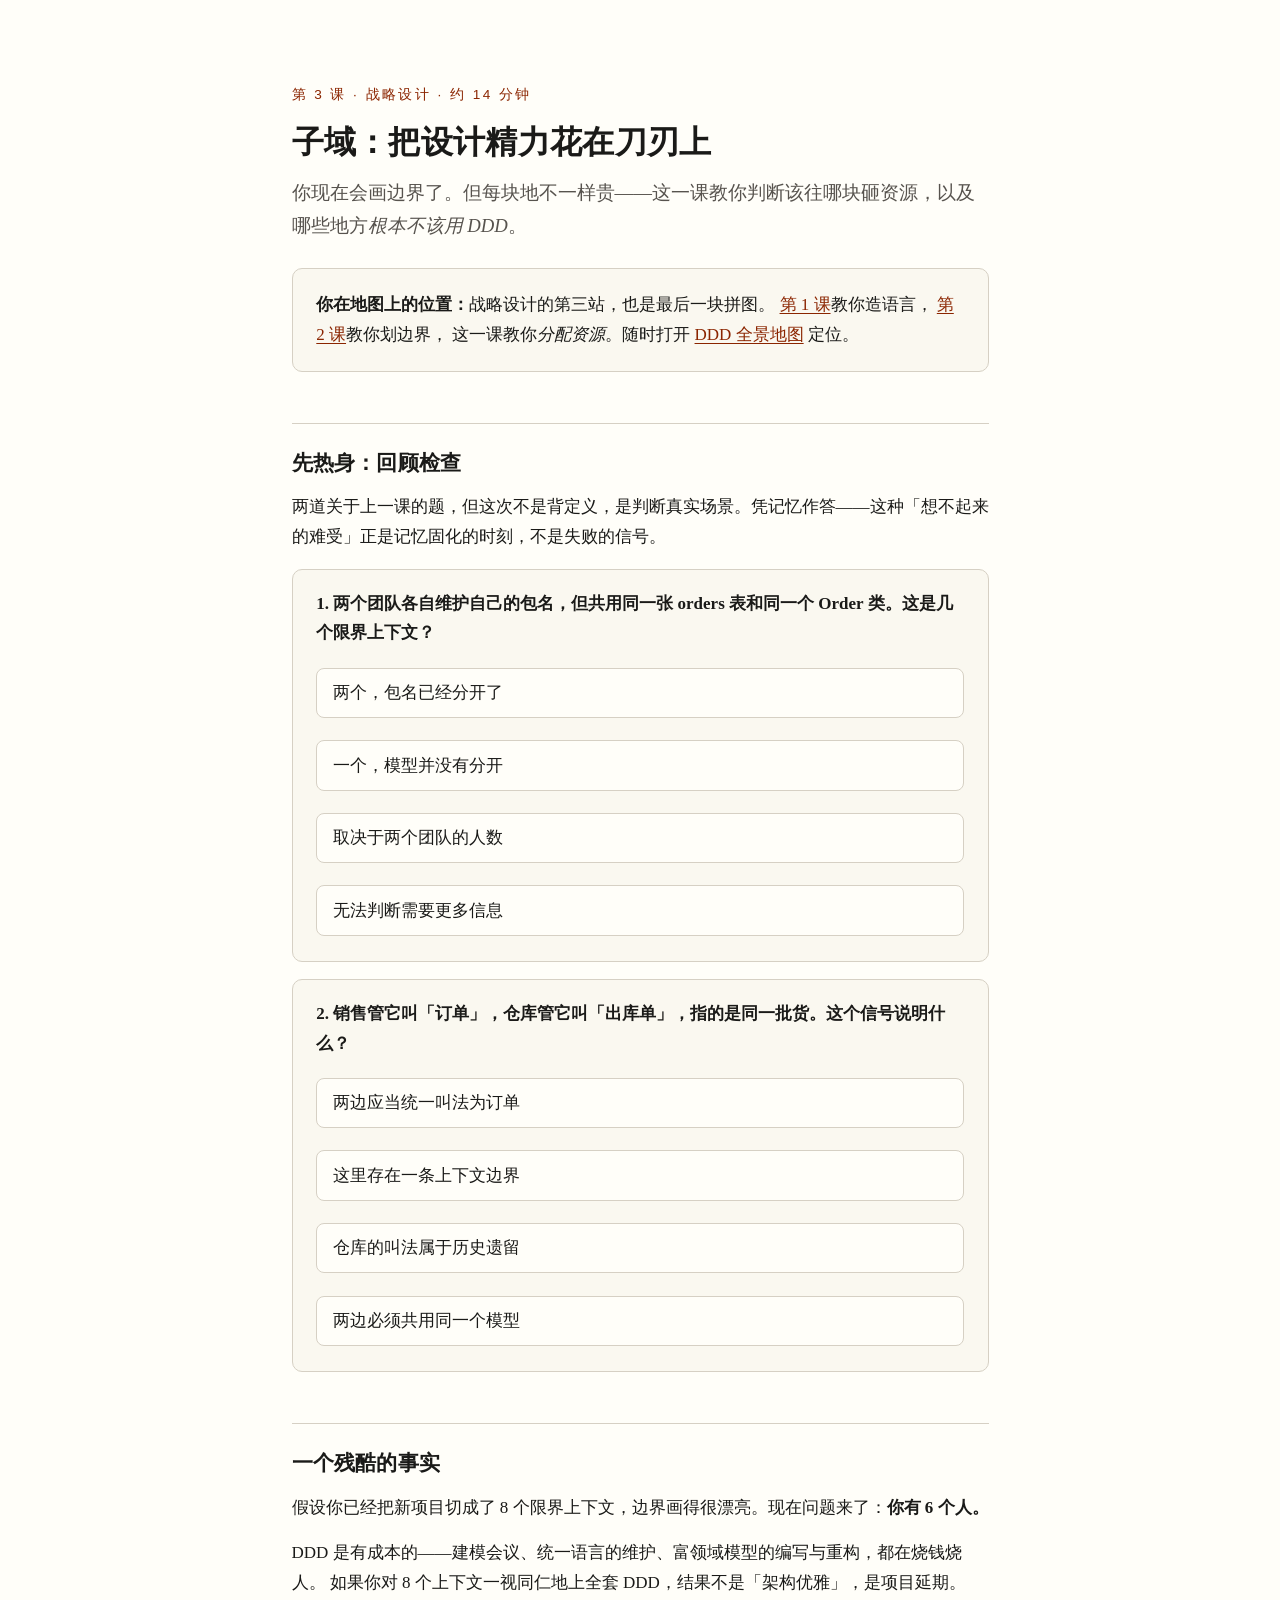
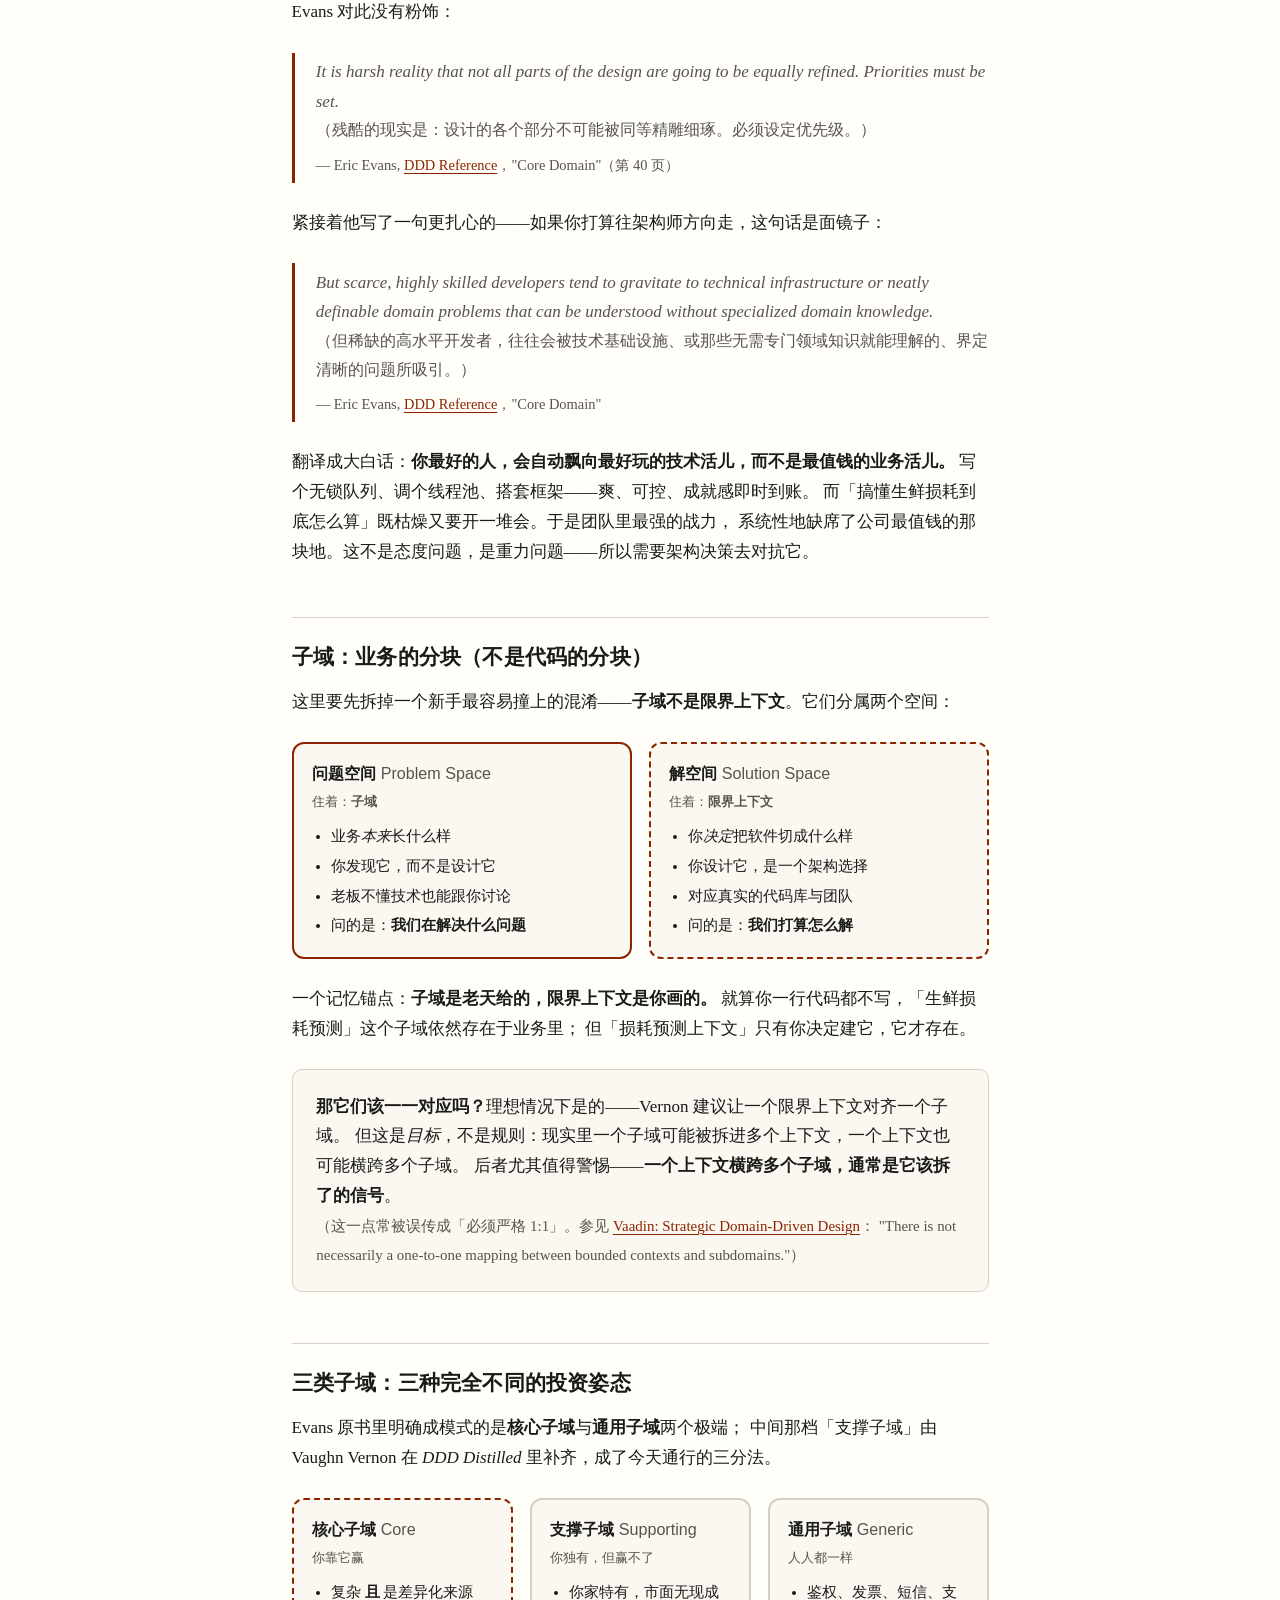
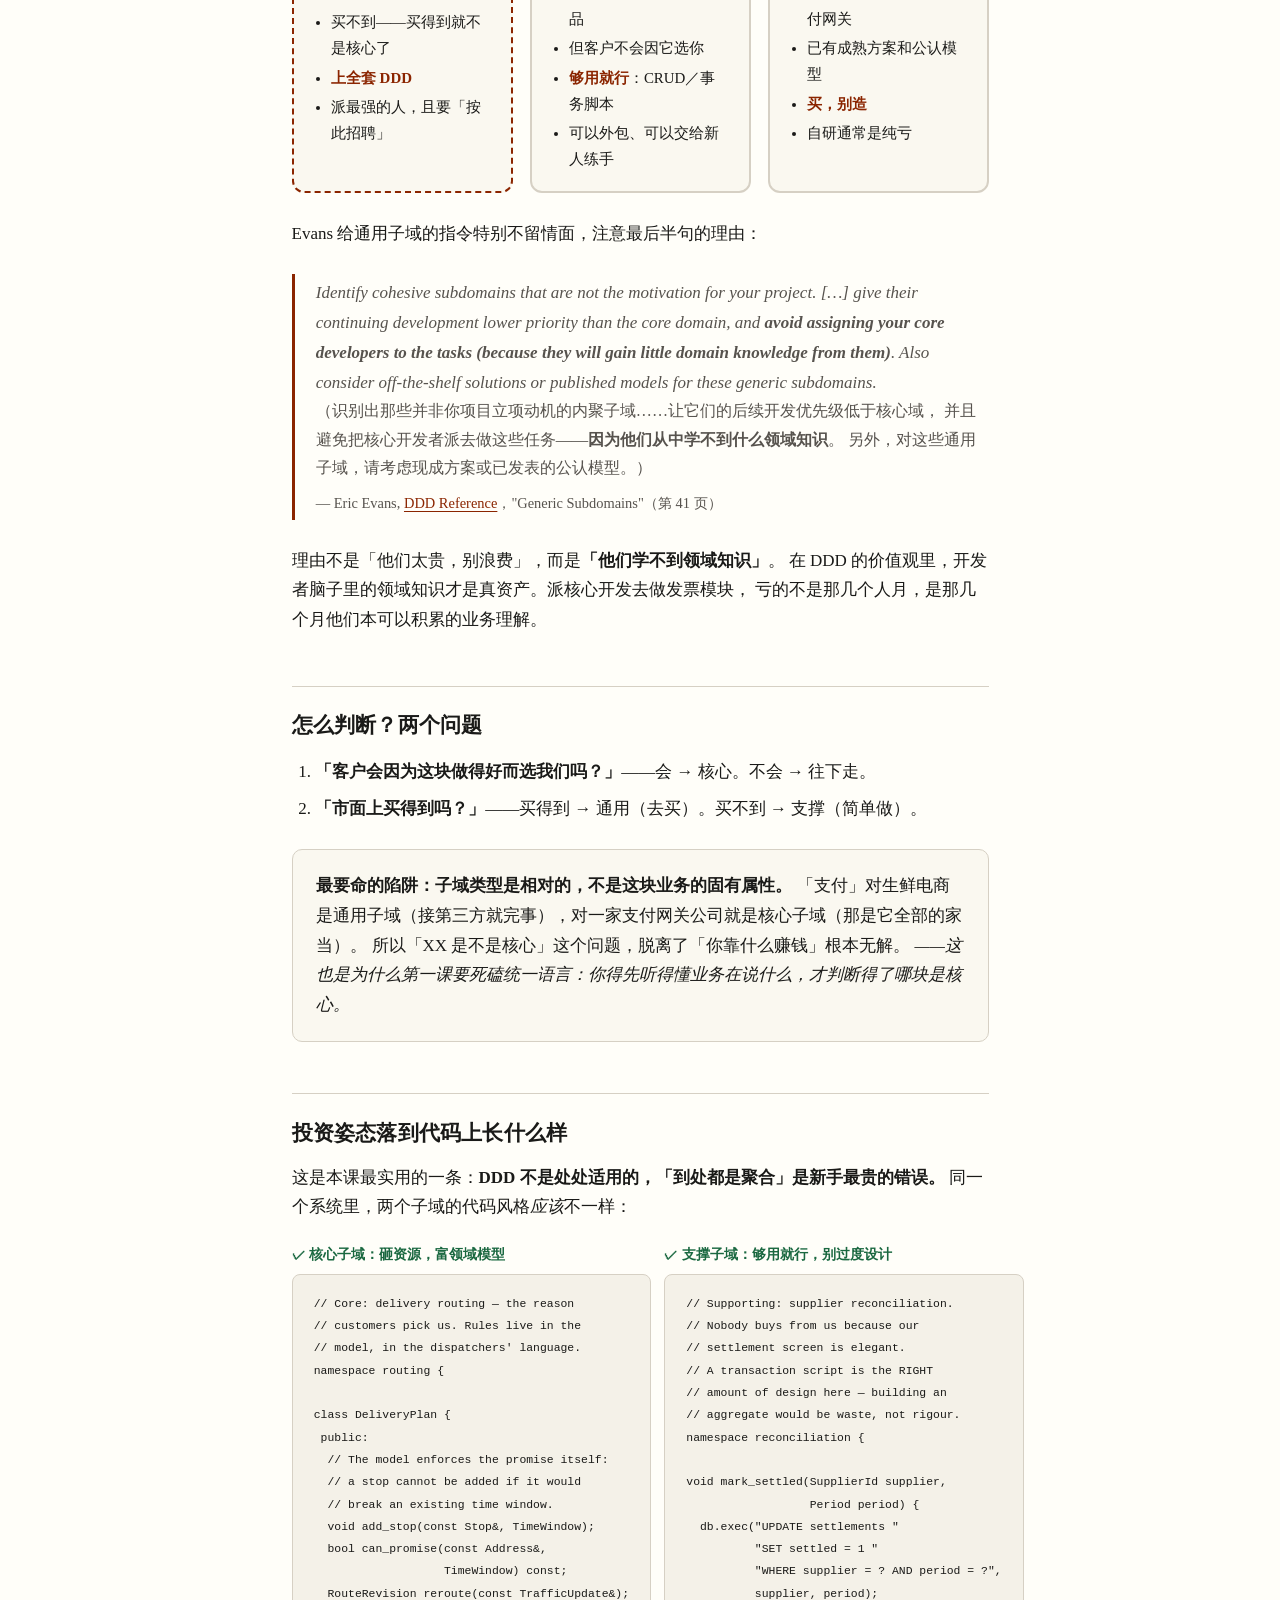
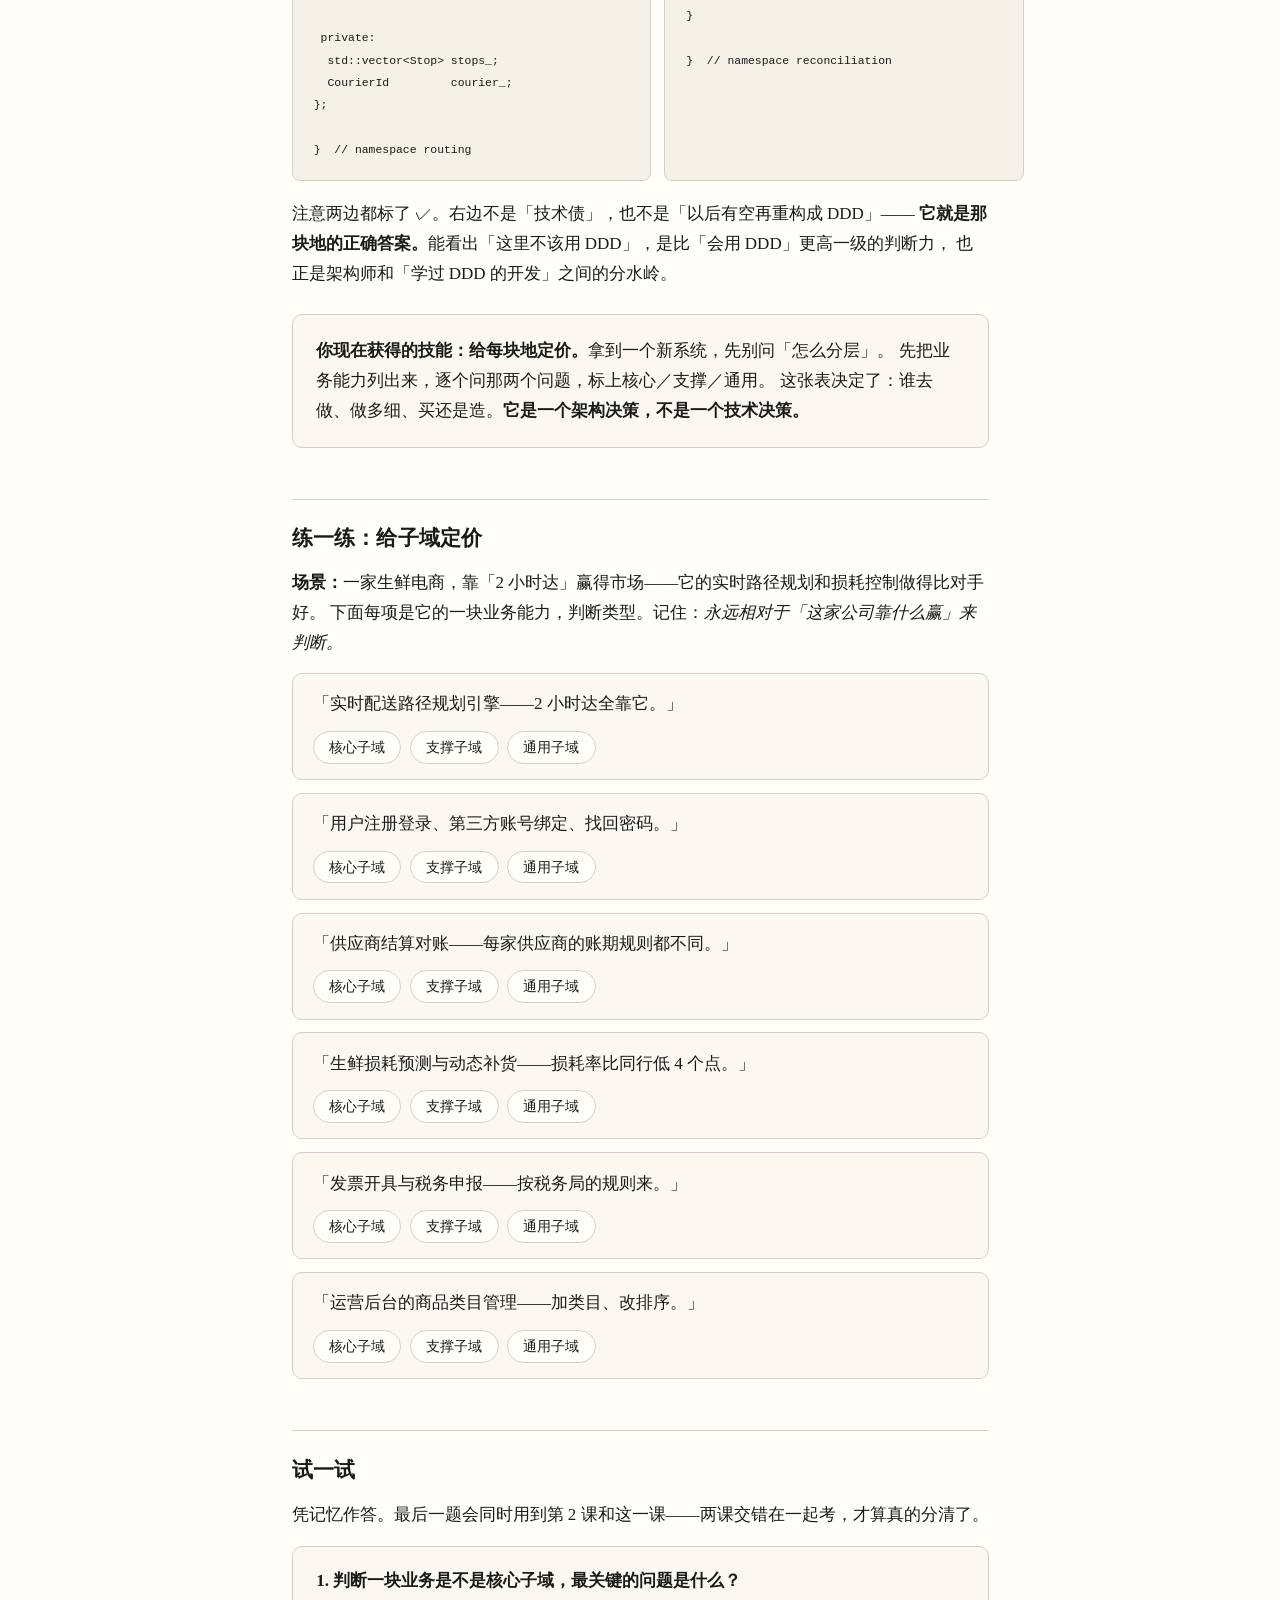
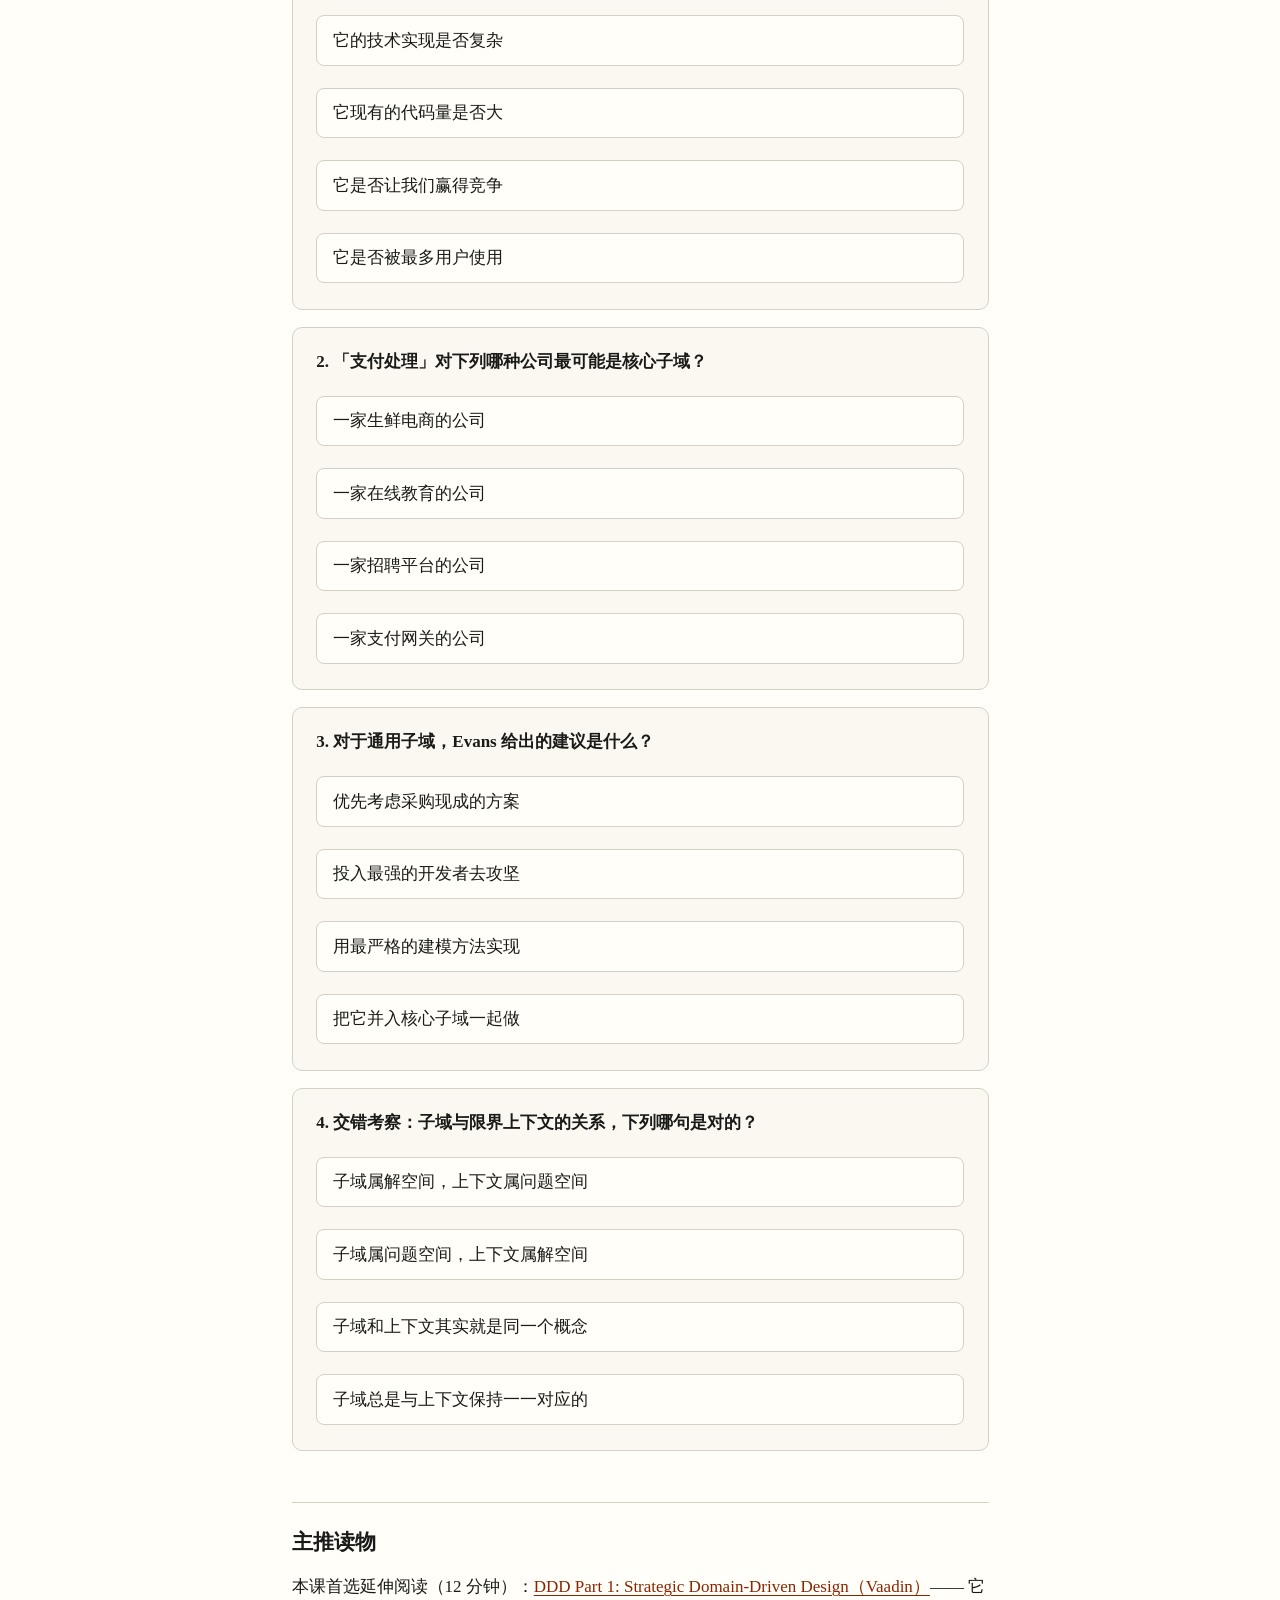
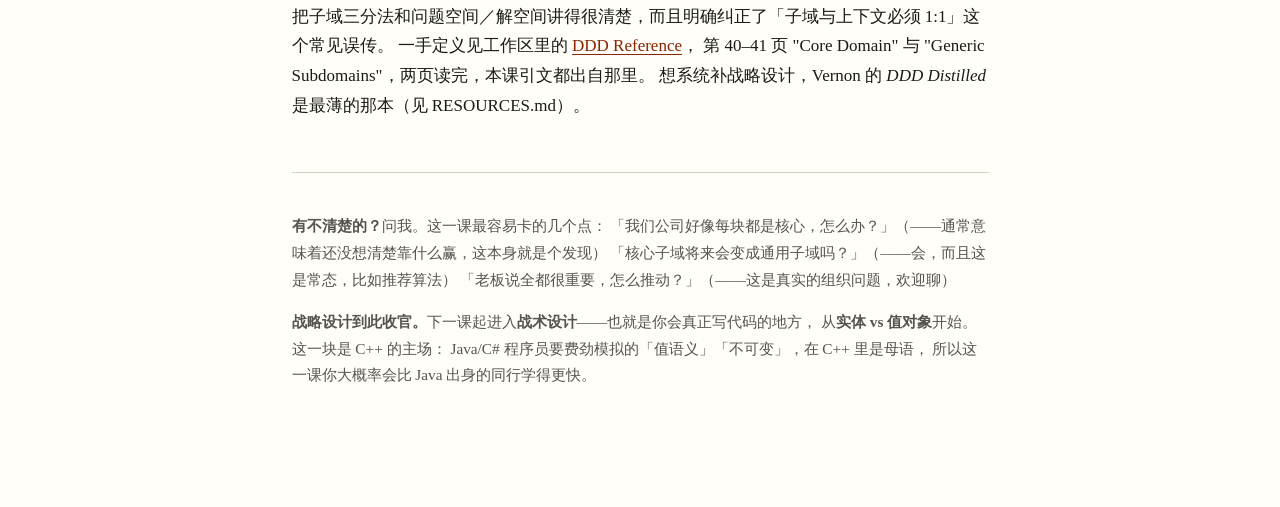
<file: lessons/0003-subdomains.html>
<!DOCTYPE html>
<html lang="zh-CN">
<head>
<meta charset="utf-8">
<meta name="viewport" content="width=device-width, initial-scale=1">
<title>第 3 课 · 子域：把设计精力花在刀刃上</title>
<link rel="stylesheet" href="../assets/course.css">
</head>
<body>
<article>
  <p class="kicker">第 3 课 · 战略设计 · 约 14 分钟</p>
  <h1>子域：把设计精力花在刀刃上</h1>
  <p class="lede">你现在会画边界了。但每块地不一样贵——这一课教你判断该往哪块砸资源，以及哪些地方<em>根本不该用 DDD</em>。</p>

  <div class="card">
    <p><strong>你在地图上的位置：</strong>战略设计的第三站，也是最后一块拼图。
    <a href="0001-ubiquitous-language.html">第 1 课</a>教你造语言，
    <a href="0002-bounded-context.html">第 2 课</a>教你划边界，
    这一课教你<em>分配资源</em>。随时打开 <a href="../reference/ddd-map.html">DDD 全景地图</a> 定位。</p>
  </div>

  <h2>先热身：回顾检查</h2>
  <p>两道关于上一课的题，但这次不是背定义，是判断真实场景。凭记忆作答——这种「想不起来的难受」正是记忆固化的时刻，不是失败的信号。</p>
  <div id="review"></div>

  <h2>一个残酷的事实</h2>
  <p>假设你已经把新项目切成了 8 个限界上下文，边界画得很漂亮。现在问题来了：<strong>你有 6 个人。</strong></p>
  <p>DDD 是有成本的——建模会议、统一语言的维护、富领域模型的编写与重构，都在烧钱烧人。
  如果你对 8 个上下文一视同仁地上全套 DDD，结果不是「架构优雅」，是项目延期。
  Evans 对此没有粉饰：</p>

  <blockquote>
    It is harsh reality that not all parts of the design are going to be equally refined. Priorities must be set.
    <span class="zh">（残酷的现实是：设计的各个部分不可能被同等精雕细琢。必须设定优先级。）</span>
    <cite>— Eric Evans, <a href="../reference/DDD_Reference_2015-03.pdf">DDD Reference</a>，"Core Domain"（第 40 页）</cite>
  </blockquote>

  <p>紧接着他写了一句更扎心的——如果你打算往架构师方向走，这句话是面镜子：</p>

  <blockquote>
    But scarce, highly skilled developers tend to gravitate to technical infrastructure or
    neatly definable domain problems that can be understood without specialized domain knowledge.
    <span class="zh">（但稀缺的高水平开发者，往往会被技术基础设施、或那些无需专门领域知识就能理解的、界定清晰的问题所吸引。）</span>
    <cite>— Eric Evans, <a href="../reference/DDD_Reference_2015-03.pdf">DDD Reference</a>，"Core Domain"</cite>
  </blockquote>

  <p>翻译成大白话：<strong>你最好的人，会自动飘向最好玩的技术活儿，而不是最值钱的业务活儿。</strong>
  写个无锁队列、调个线程池、搭套框架——爽、可控、成就感即时到账。
  而「搞懂生鲜损耗到底怎么算」既枯燥又要开一堆会。于是团队里最强的战力，
  系统性地缺席了公司最值钱的那块地。这不是态度问题，是重力问题——所以需要架构决策去对抗它。</p>

  <h2>子域：业务的分块（不是代码的分块）</h2>
  <p>这里要先拆掉一个新手最容易撞上的混淆——<strong>子域不是限界上下文</strong>。它们分属两个空间：</p>

  <div class="ctx-map cols-2">
    <div class="ctx-box" style="border-style:solid">
      <h4>问题空间 <span style="font-weight:400;color:var(--ink-soft)">Problem Space</span></h4>
      <p class="ctx-sub">住着：<strong>子域</strong></p>
      <ul>
        <li>业务<em>本来</em>长什么样</li>
        <li>你发现它，而不是设计它</li>
        <li>老板不懂技术也能跟你讨论</li>
        <li>问的是：<strong>我们在解决什么问题</strong></li>
      </ul>
    </div>
    <div class="ctx-box">
      <h4>解空间 <span style="font-weight:400;color:var(--ink-soft)">Solution Space</span></h4>
      <p class="ctx-sub">住着：<strong>限界上下文</strong></p>
      <ul>
        <li>你<em>决定</em>把软件切成什么样</li>
        <li>你设计它，是一个架构选择</li>
        <li>对应真实的代码库与团队</li>
        <li>问的是：<strong>我们打算怎么解</strong></li>
      </ul>
    </div>
  </div>

  <p>一个记忆锚点：<strong>子域是老天给的，限界上下文是你画的。</strong>
  就算你一行代码都不写，「生鲜损耗预测」这个子域依然存在于业务里；
  但「损耗预测上下文」只有你决定建它，它才存在。</p>

  <div class="card">
    <p><strong>那它们该一一对应吗？</strong>理想情况下是的——Vernon 建议让一个限界上下文对齐一个子域。
    但这是<em>目标</em>，不是规则：现实里一个子域可能被拆进多个上下文，一个上下文也可能横跨多个子域。
    后者尤其值得警惕——<strong>一个上下文横跨多个子域，通常是它该拆了的信号</strong>。
    <br><span style="font-size:0.88rem;color:var(--ink-soft)">（这一点常被误传成「必须严格 1:1」。参见
    <a href="https://vaadin.com/blog/ddd-part-1-strategic-domain-driven-design">Vaadin: Strategic Domain-Driven Design</a>：
    "There is not necessarily a one-to-one mapping between bounded contexts and subdomains."）</span></p>
  </div>

  <h2>三类子域：三种完全不同的投资姿态</h2>
  <p>Evans 原书里明确成模式的是<strong>核心子域</strong>与<strong>通用子域</strong>两个极端；
  中间那档「支撑子域」由 Vaughn Vernon 在 <em>DDD Distilled</em> 里补齐，成了今天通行的三分法。</p>

  <div class="ctx-map cols-3">
    <div class="ctx-box">
      <h4>核心子域 <span style="font-weight:400;color:var(--ink-soft)">Core</span></h4>
      <p class="ctx-sub">你靠它赢</p>
      <ul>
        <li>复杂 <strong>且</strong> 是差异化来源</li>
        <li>买不到——买得到就不是核心了</li>
        <li><span class="ctx-word">上全套 DDD</span></li>
        <li>派最强的人，且要「按此招聘」</li>
      </ul>
    </div>
    <div class="ctx-box" style="border-style:solid; border-color:var(--rule)">
      <h4>支撑子域 <span style="font-weight:400;color:var(--ink-soft)">Supporting</span></h4>
      <p class="ctx-sub">你独有，但赢不了</p>
      <ul>
        <li>你家特有，市面无现成品</li>
        <li>但客户不会因它选你</li>
        <li><span class="ctx-word">够用就行</span>：CRUD／事务脚本</li>
        <li>可以外包、可以交给新人练手</li>
      </ul>
    </div>
    <div class="ctx-box" style="border-style:solid; border-color:var(--rule)">
      <h4>通用子域 <span style="font-weight:400;color:var(--ink-soft)">Generic</span></h4>
      <p class="ctx-sub">人人都一样</p>
      <ul>
        <li>鉴权、发票、短信、支付网关</li>
        <li>已有成熟方案和公认模型</li>
        <li><span class="ctx-word">买，别造</span></li>
        <li>自研通常是纯亏</li>
      </ul>
    </div>
  </div>

  <p>Evans 给通用子域的指令特别不留情面，注意最后半句的理由：</p>
  <blockquote>
    Identify cohesive subdomains that are not the motivation for your project. […]
    give their continuing development lower priority than the core domain, and
    <strong>avoid assigning your core developers to the tasks (because they will gain little domain knowledge from them)</strong>.
    Also consider off-the-shelf solutions or published models for these generic subdomains.
    <span class="zh">（识别出那些并非你项目立项动机的内聚子域……让它们的后续开发优先级低于核心域，
    并且避免把核心开发者派去做这些任务——<strong>因为他们从中学不到什么领域知识</strong>。
    另外，对这些通用子域，请考虑现成方案或已发表的公认模型。）</span>
    <cite>— Eric Evans, <a href="../reference/DDD_Reference_2015-03.pdf">DDD Reference</a>，"Generic Subdomains"（第 41 页）</cite>
  </blockquote>
  <p>理由不是「他们太贵，别浪费」，而是<strong>「他们学不到领域知识」</strong>。
  在 DDD 的价值观里，开发者脑子里的领域知识才是真资产。派核心开发去做发票模块，
  亏的不是那几个人月，是那几个月他们本可以积累的业务理解。</p>

  <h2>怎么判断？两个问题</h2>
  <ol>
    <li><strong>「客户会因为这块做得好而选我们吗？」</strong>——会 → 核心。不会 → 往下走。</li>
    <li><strong>「市面上买得到吗？」</strong>——买得到 → 通用（去买）。买不到 → 支撑（简单做）。</li>
  </ol>
  <div class="card">
    <p><strong>最要命的陷阱：子域类型是相对的，不是这块业务的固有属性。</strong>
    「支付」对生鲜电商是通用子域（接第三方就完事），对一家支付网关公司就是核心子域（那是它全部的家当）。
    所以「XX 是不是核心」这个问题，脱离了「你靠什么赚钱」根本无解。
    <em>——这也是为什么第一课要死磕统一语言：你得先听得懂业务在说什么，才判断得了哪块是核心。</em></p>
  </div>

  <h2>投资姿态落到代码上长什么样</h2>
  <p>这是本课最实用的一条：<strong>DDD 不是处处适用的，「到处都是聚合」是新手最贵的错误。</strong>
  同一个系统里，两个子域的代码风格<em>应该</em>不一样：</p>

  <div class="compare">
    <figure>
      <figcaption class="good-label">✓ 核心子域：砸资源，富领域模型</figcaption>
      <pre><code>// Core: delivery routing — the reason
// customers pick us. Rules live in the
// model, in the dispatchers' language.
namespace routing {

class DeliveryPlan {
 public:
  // The model enforces the promise itself:
  // a stop cannot be added if it would
  // break an existing time window.
  void add_stop(const Stop&amp;, TimeWindow);
  bool can_promise(const Address&amp;,
                   TimeWindow) const;
  RouteRevision reroute(const TrafficUpdate&amp;);

 private:
  std::vector&lt;Stop&gt; stops_;
  CourierId         courier_;
};

}  // namespace routing</code></pre>
    </figure>
    <figure>
      <figcaption class="good-label">✓ 支撑子域：够用就行，别过度设计</figcaption>
      <pre><code>// Supporting: supplier reconciliation.
// Nobody buys from us because our
// settlement screen is elegant.
// A transaction script is the RIGHT
// amount of design here — building an
// aggregate would be waste, not rigour.
namespace reconciliation {

void mark_settled(SupplierId supplier,
                  Period period) {
  db.exec("UPDATE settlements "
          "SET settled = 1 "
          "WHERE supplier = ? AND period = ?",
          supplier, period);
}

}  // namespace reconciliation</code></pre>
    </figure>
  </div>

  <p>注意两边都标了 ✓。右边不是「技术债」，也不是「以后有空再重构成 DDD」——
  <strong>它就是那块地的正确答案。</strong>能看出「这里不该用 DDD」，是比「会用 DDD」更高一级的判断力，
  也正是架构师和「学过 DDD 的开发」之间的分水岭。</p>

  <div class="card">
    <p><strong>你现在获得的技能：给每块地定价。</strong>拿到一个新系统，先别问「怎么分层」。
    先把业务能力列出来，逐个问那两个问题，标上核心／支撑／通用。
    这张表决定了：谁去做、做多细、买还是造。<strong>它是一个架构决策，不是一个技术决策。</strong></p>
  </div>

  <h2>练一练：给子域定价</h2>
  <p><strong>场景：</strong>一家生鲜电商，靠「2 小时达」赢得市场——它的实时路径规划和损耗控制做得比对手好。
  下面每项是它的一块业务能力，判断类型。记住：<em>永远相对于「这家公司靠什么赢」来判断。</em></p>
  <div id="sort"></div>

  <h2>试一试</h2>
  <p>凭记忆作答。最后一题会同时用到第 2 课和这一课——两课交错在一起考，才算真的分清了。</p>
  <div id="quiz"></div>

  <h2>主推读物</h2>
  <p>本课首选延伸阅读（12 分钟）：<a href="https://vaadin.com/blog/ddd-part-1-strategic-domain-driven-design">DDD Part 1: Strategic Domain-Driven Design（Vaadin）</a>——
  它把子域三分法和问题空间／解空间讲得很清楚，而且明确纠正了「子域与上下文必须 1:1」这个常见误传。
  一手定义见工作区里的 <a href="../reference/DDD_Reference_2015-03.pdf">DDD Reference</a>，
  第 40–41 页 "Core Domain" 与 "Generic Subdomains"，两页读完，本课引文都出自那里。
  想系统补战略设计，Vernon 的 <em>DDD Distilled</em> 是最薄的那本（见 RESOURCES.md）。</p>

  <footer class="lesson-footer">
    <p><strong>有不清楚的？</strong>问我。这一课最容易卡的几个点：
    「我们公司好像每块都是核心，怎么办？」（——通常意味着还没想清楚靠什么赢，这本身就是个发现）
    「核心子域将来会变成通用子域吗？」（——会，而且这是常态，比如推荐算法）
    「老板说全都很重要，怎么推动？」（——这是真实的组织问题，欢迎聊）</p>
    <p><strong>战略设计到此收官。</strong>下一课起进入<strong>战术设计</strong>——也就是你会真正写代码的地方，
    从<strong>实体 vs 值对象</strong>开始。这一块是 C++ 的主场：
    Java/C# 程序员要费劲模拟的「值语义」「不可变」，在 C++ 里是母语，
    所以这一课你大概率会比 Java 出身的同行学得更快。</p>
  </footer>
</article>

<script src="../assets/categorize.js"></script>
<script src="../assets/quiz.js"></script>
<script>
renderQuiz(document.getElementById("review"), [
  {
    stem: "两个团队各自维护自己的包名，但共用同一张 orders 表和同一个 Order 类。这是几个限界上下文？",
    options: [
      "两个，包名已经分开了",
      "一个，模型并没有分开",
      "取决于两个团队的人数",
      "无法判断需要更多信息"
    ],
    answer: 1,
    explain: "Evans 要求边界体现在「团队组织、应用的特定部分、以及代码库与数据库 schema」上。共享同一个模型和同一张表，边界就只存在于文档里——这就是上一课说的「假 DDD：包名分了，模型没分」。"
  },
  {
    stem: "销售管它叫「订单」，仓库管它叫「出库单」，指的是同一批货。这个信号说明什么？",
    options: [
      "两边应当统一叫法为订单",
      "这里存在一条上下文边界",
      "仓库的叫法属于历史遗留",
      "两边必须共用同一个模型"
    ],
    answer: 1,
    explain: "这是「异词同义」——用语言探测边界的两个信号之一（另一个是「同词异义」）。注意别掉进选项 A 的陷阱：强行统一叫法正是「全公司一个大模型」的老路。正确的做法是承认这里有两种语言，然后划一条边界。"
  }
], {
  perfect: "上一课稳了，往下走。",
  imperfect: "先回第 2 课扫一眼再往下——这一课要站在它上面。"
});

renderCategorize(document.getElementById("sort"), {
  perfect: "你已经会给每块地定价了。",
  imperfect: "看看答错那条的解释——判据永远是「靠什么赢」，不是「难不难」。",
  buckets: ["核心子域", "支撑子域", "通用子域"],
  items: [
    {
      text: "「实时配送路径规划引擎——2 小时达全靠它。」",
      bucket: 0,
      explain: "核心。判断依据不是「它技术难」，而是「客户因为它选我们」。它就写在公司的商业模式里，买也买不到——买得到的话，对手早就买了，2 小时达也就不是优势了。这里砸最强的人、上全套 DDD。"
    },
    {
      text: "「用户注册登录、第三方账号绑定、找回密码。」",
      bucket: 2,
      explain: "通用。没有任何一个客户因为「你家登录做得好」而买菜。OIDC／OAuth 是公认模型，成熟方案遍地。自研的唯一产出是你自己的安全漏洞。买，别造。"
    },
    {
      text: "「供应商结算对账——每家供应商的账期规则都不同。」",
      bucket: 1,
      explain: "支撑。它确实是你家特有的（市面上没有产品能完全匹配你的账期规则），所以买不到、得自己写；但客户永远看不见它，它赢不了竞争。结论：老老实实写个简单的实现，别在这儿建聚合。这一格最容易被误判成核心——「规则复杂」不等于「核心」。"
    },
    {
      text: "「生鲜损耗预测与动态补货——损耗率比同行低 4 个点。」",
      bucket: 0,
      explain: "核心。「比同行低 4 个点」就是差异化的量化证据。注意它和路径规划是两个核心子域——核心子域不一定只有一个，但 Evans 反复强调「Make the core small」：如果你标出了六个核心，基本等于没标。"
    },
    {
      text: "「发票开具与税务申报——按税务局的规则来。」",
      bucket: 2,
      explain: "通用。判据很利落：规则不是你定的，是税务局定的，全国每家公司都一样。这正是 Evans 说的「general principles everyone knows」。财税 SaaS 买一个，接上就行。"
    },
    {
      text: "「运营后台的商品类目管理——加类目、改排序。」",
      bucket: 1,
      explain: "支撑。内部工具，你家的类目结构确实有点特殊（所以现成后台不完全够用），但它不产生任何竞争优势。CRUD 就是正确答案。可以外包，也适合给新人练手——反正从这儿学不到什么值钱的领域知识。"
    }
  ]
});

renderQuiz(document.getElementById("quiz"), [
  {
    stem: "判断一块业务是不是核心子域，最关键的问题是什么？",
    options: [
      "它的技术实现是否复杂",
      "它现有的代码量是否大",
      "它是否让我们赢得竞争",
      "它是否被最多用户使用"
    ],
    answer: 2,
    explain: "核心子域的判据是「差异化」，不是「难」。技术复杂度是最诱人的误判——供应商对账规则可以复杂得要命，但它依然只是支撑子域。反过来，核心子域必须同时满足复杂 + 差异化：如果它简单到人人都能做，它也不构成优势。"
  },
  {
    stem: "「支付处理」对下列哪种公司最可能是核心子域？",
    options: [
      "一家生鲜电商的公司",
      "一家在线教育的公司",
      "一家招聘平台的公司",
      "一家支付网关的公司"
    ],
    answer: 3,
    explain: "子域类型是相对的，取决于「你靠什么赢」。对前三家，支付是通用子域——接第三方就完事；对支付网关公司，支付就是它全部的家当。所以脱离「这家公司怎么赚钱」去问「XX 是不是核心」，是个无解的问题。"
  },
  {
    stem: "对于通用子域，Evans 给出的建议是什么？",
    options: [
      "优先考虑采购现成的方案",
      "投入最强的开发者去攻坚",
      "用最严格的建模方法实现",
      "把它并入核心子域一起做"
    ],
    answer: 0,
    explain: "原文：「Also consider off-the-shelf solutions or published models for these generic subdomains.」并且明确要求 avoid assigning your core developers to the tasks——理由是他们从中学不到领域知识。派最强的人去做通用子域，亏的不是人月，是他们本该积累的业务理解。"
  },
  {
    stem: "交错考察：子域与限界上下文的关系，下列哪句是对的？",
    options: [
      "子域属解空间，上下文属问题空间",
      "子域属问题空间，上下文属解空间",
      "子域和上下文其实就是同一个概念",
      "子域总是与上下文保持一一对应的"
    ],
    answer: 1,
    explain: "子域是业务本来的样子（问题空间），你去发现它；限界上下文是你决定怎么切软件（解空间），你去设计它。选项 D 是最常见的误传：1:1 是理想目标（Vernon 建议如此），不是规则——现实中一个子域可能跨多个上下文；而一个上下文横跨多个子域，通常是该拆了的信号。"
  }
]);
</script>
</body>
</html>
</file>
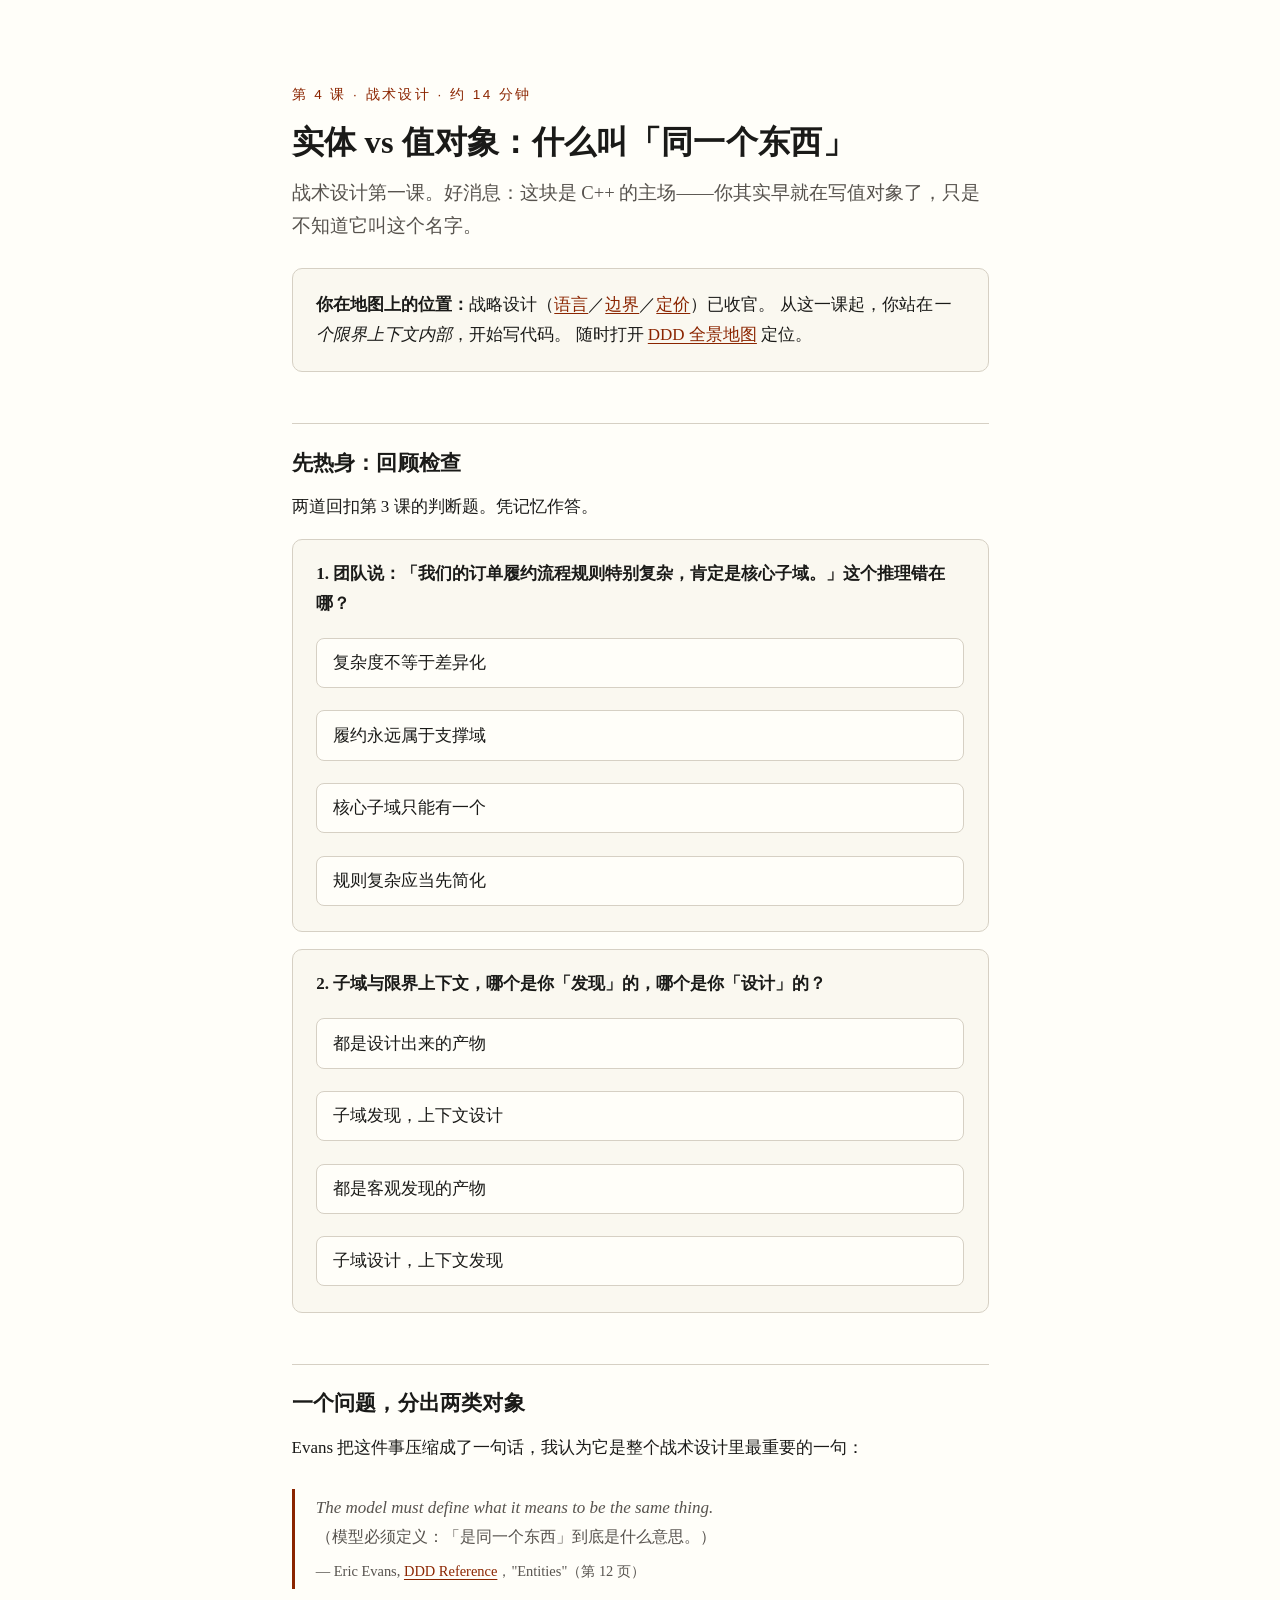
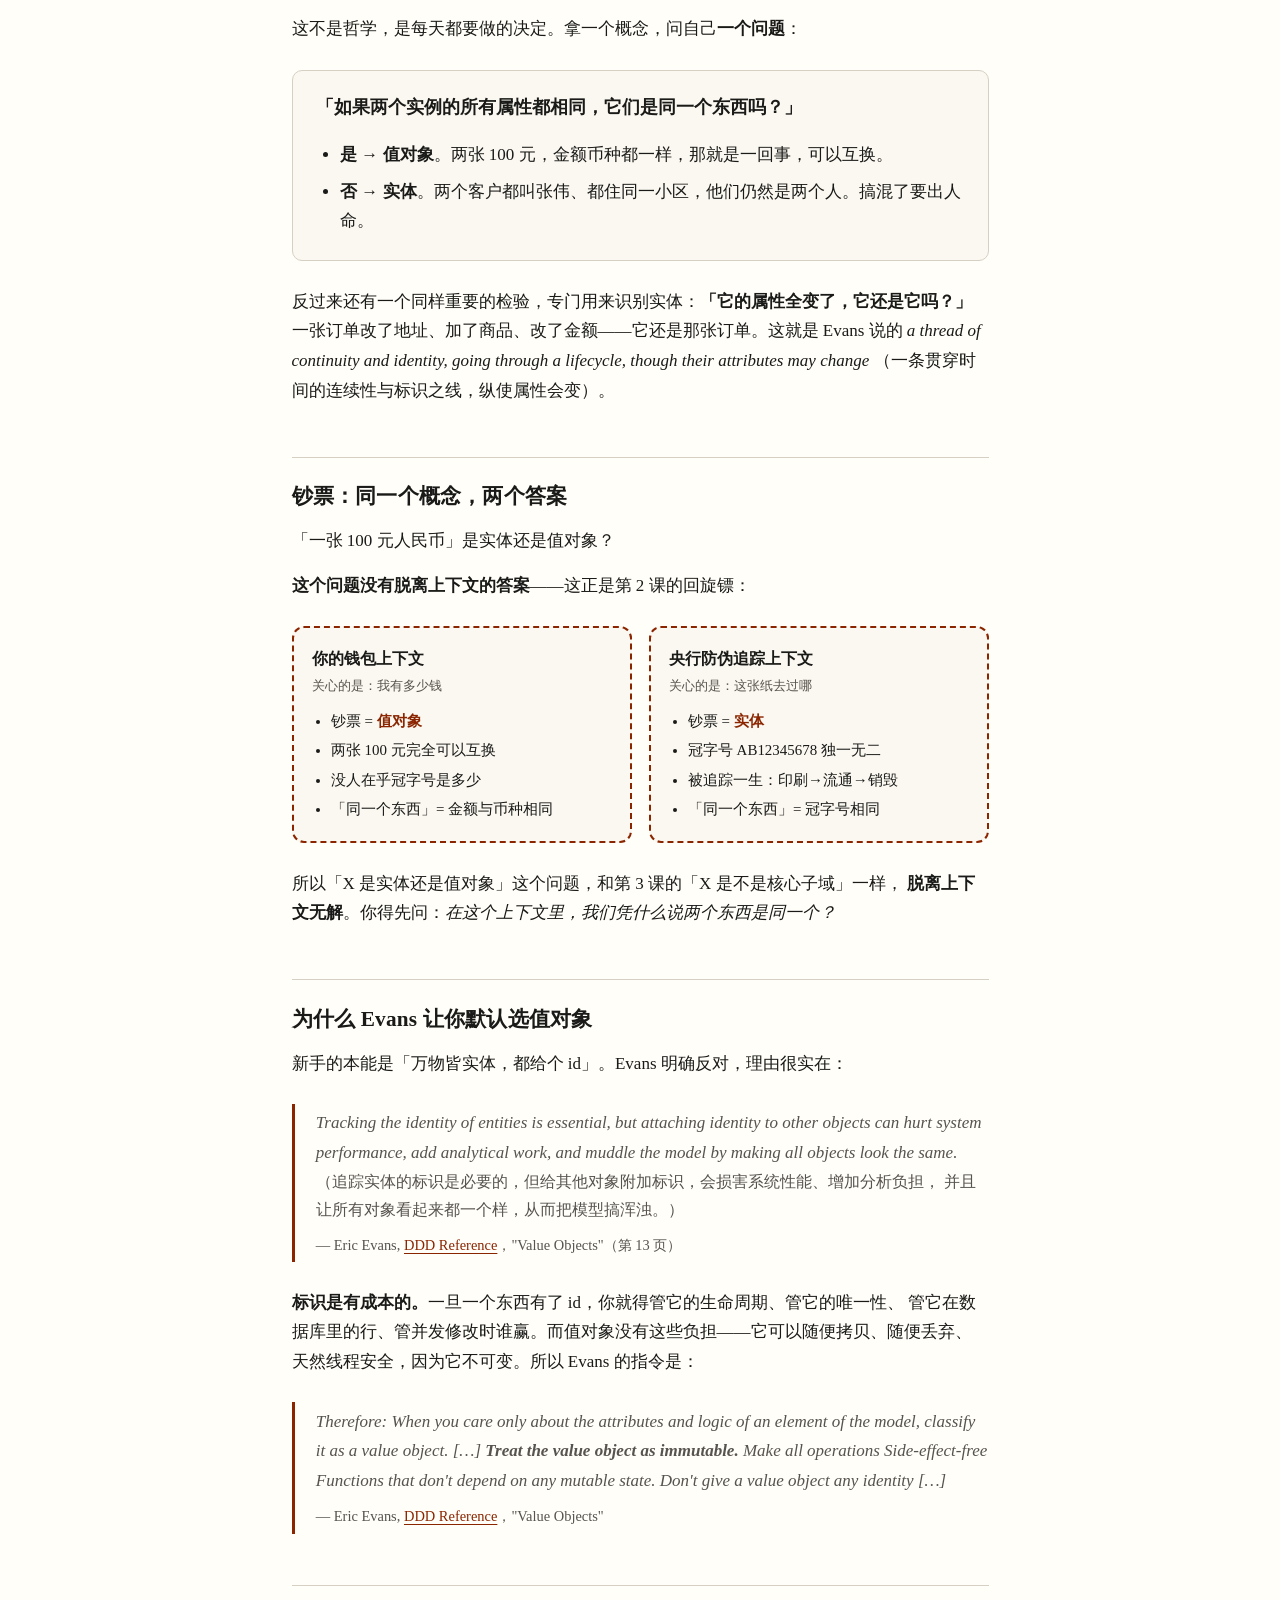
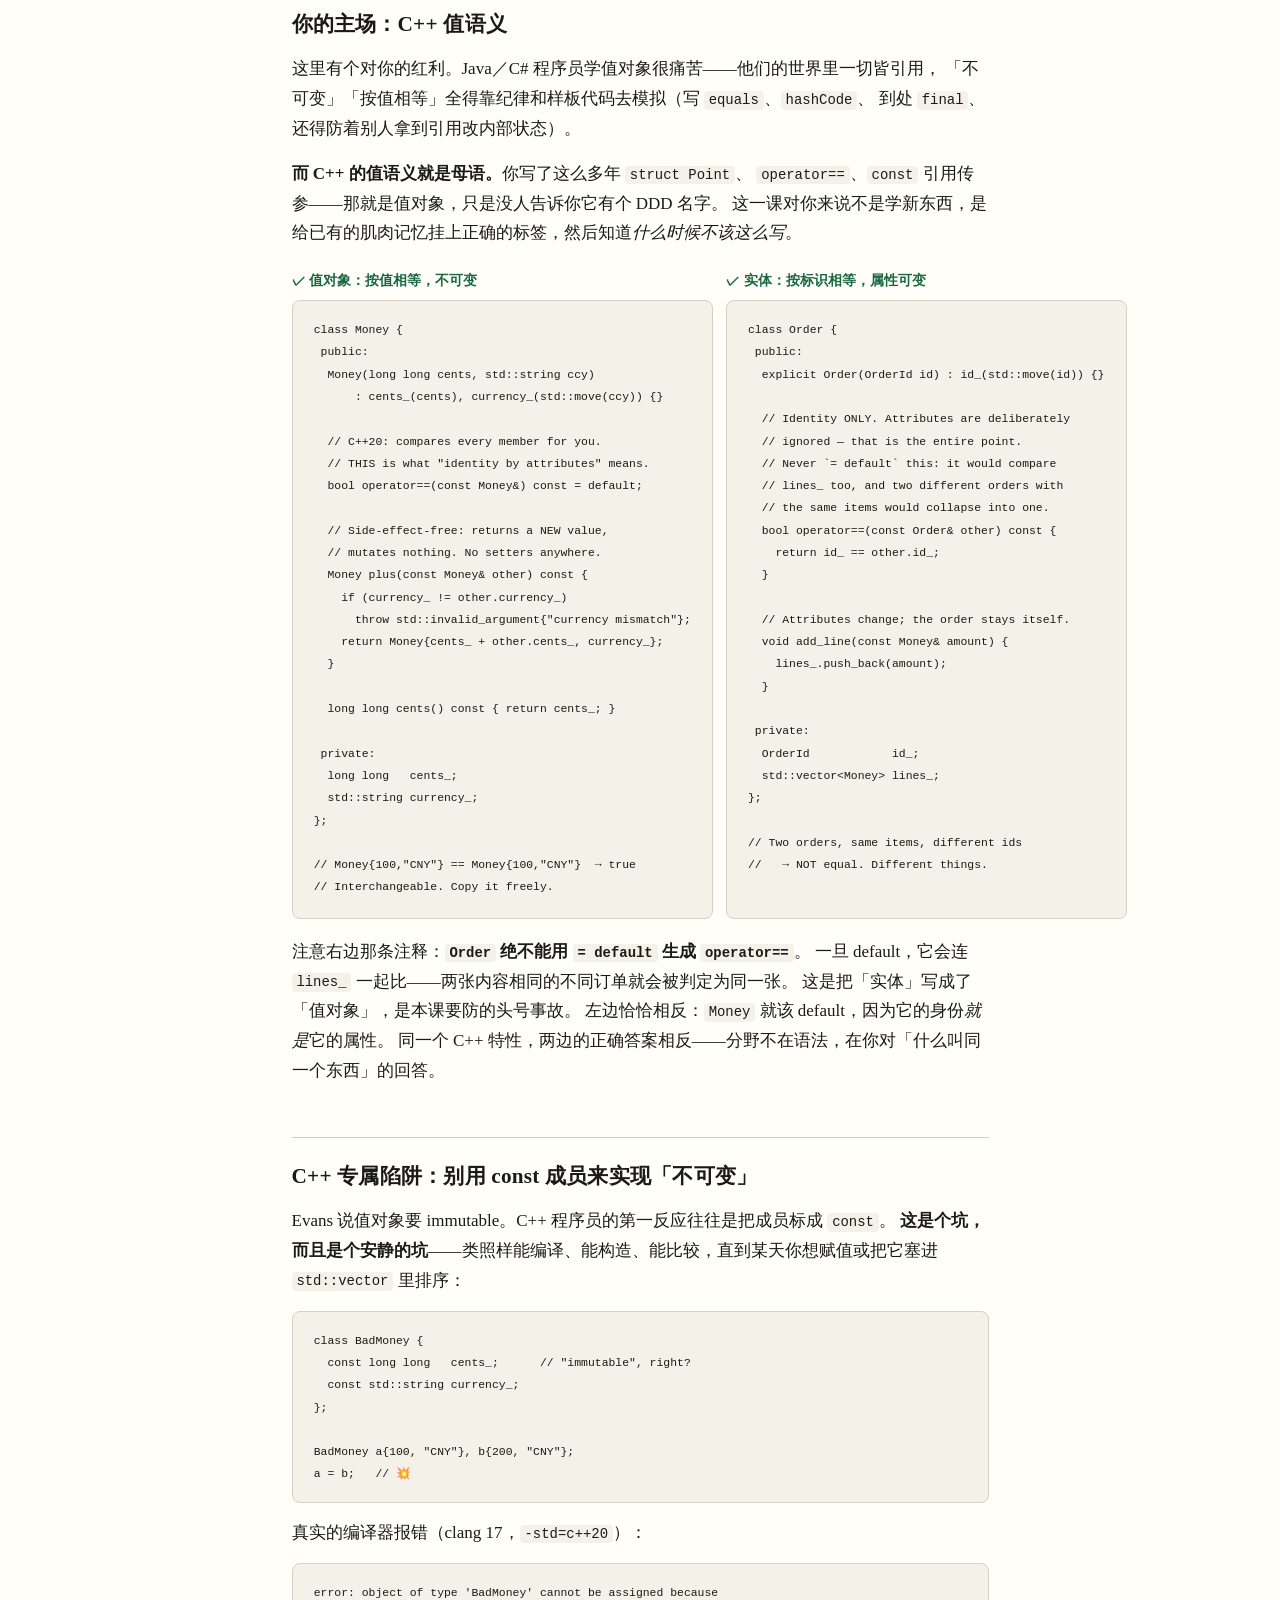
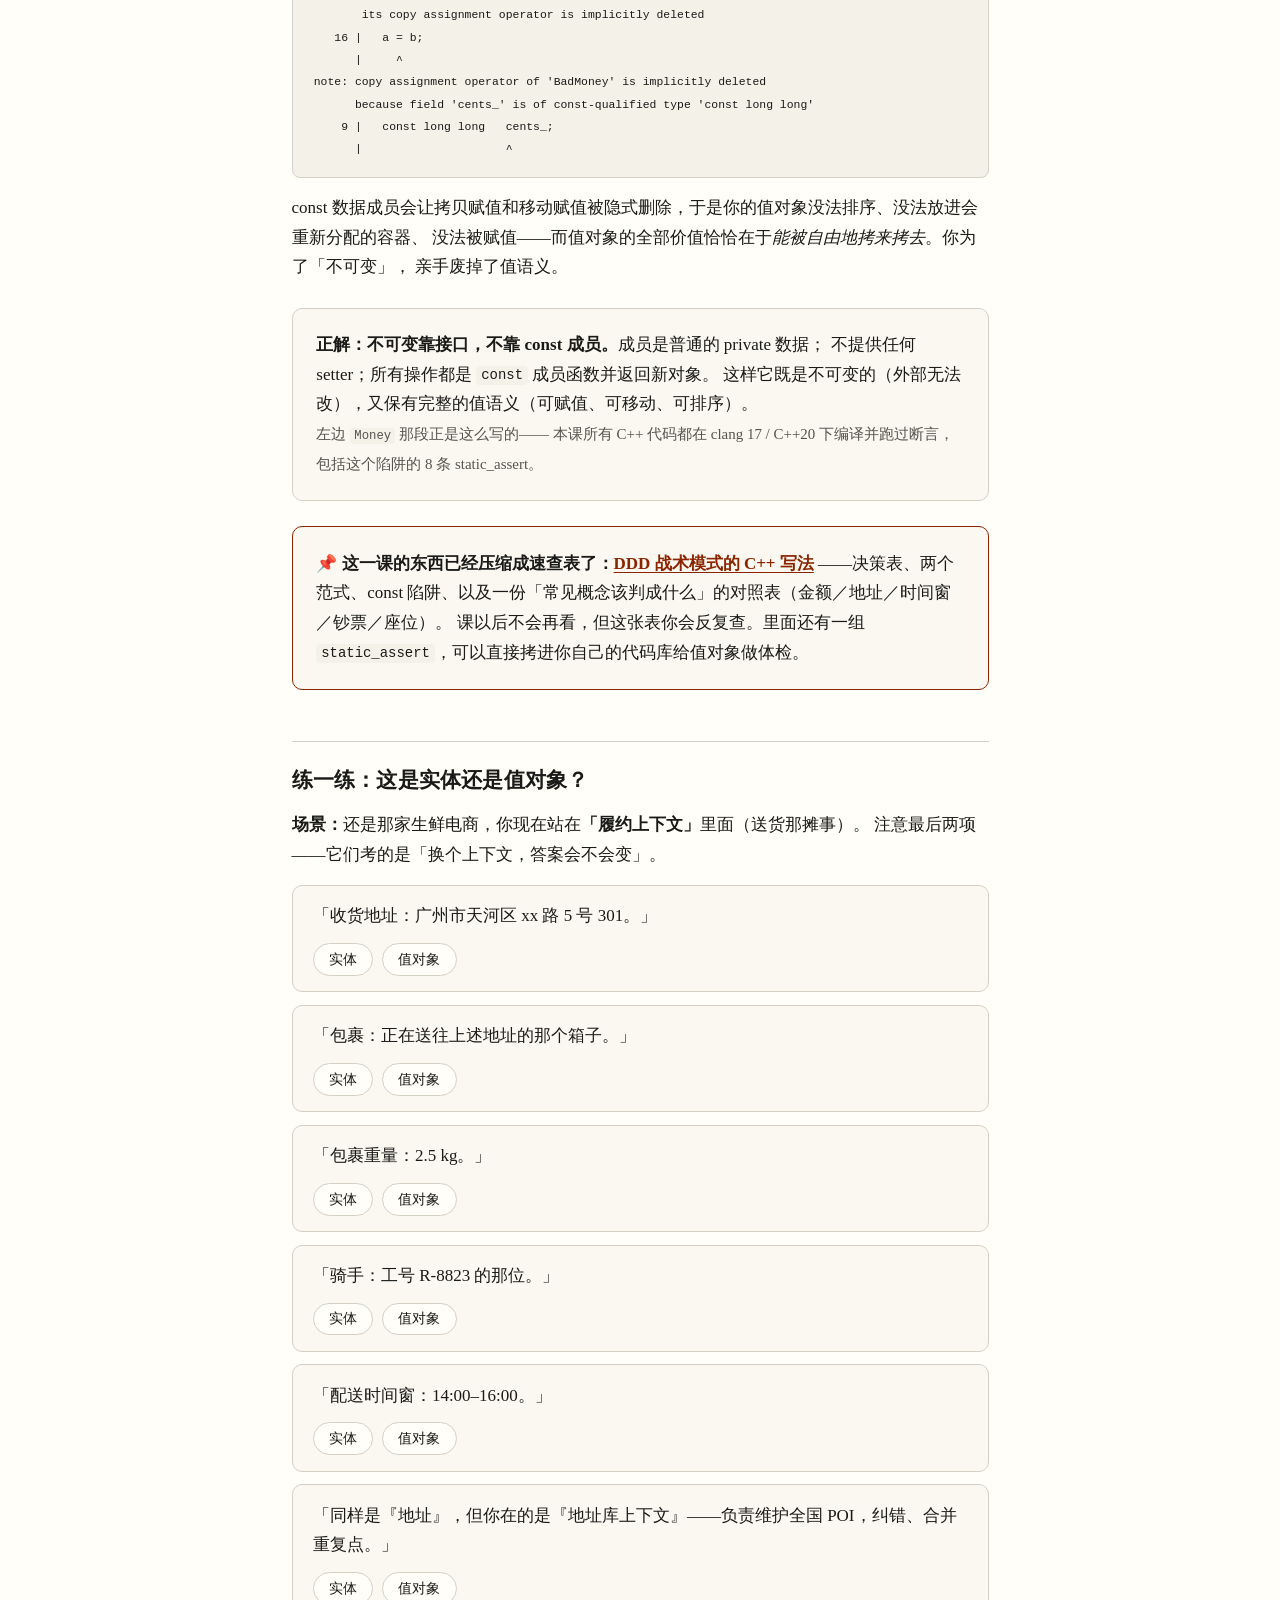
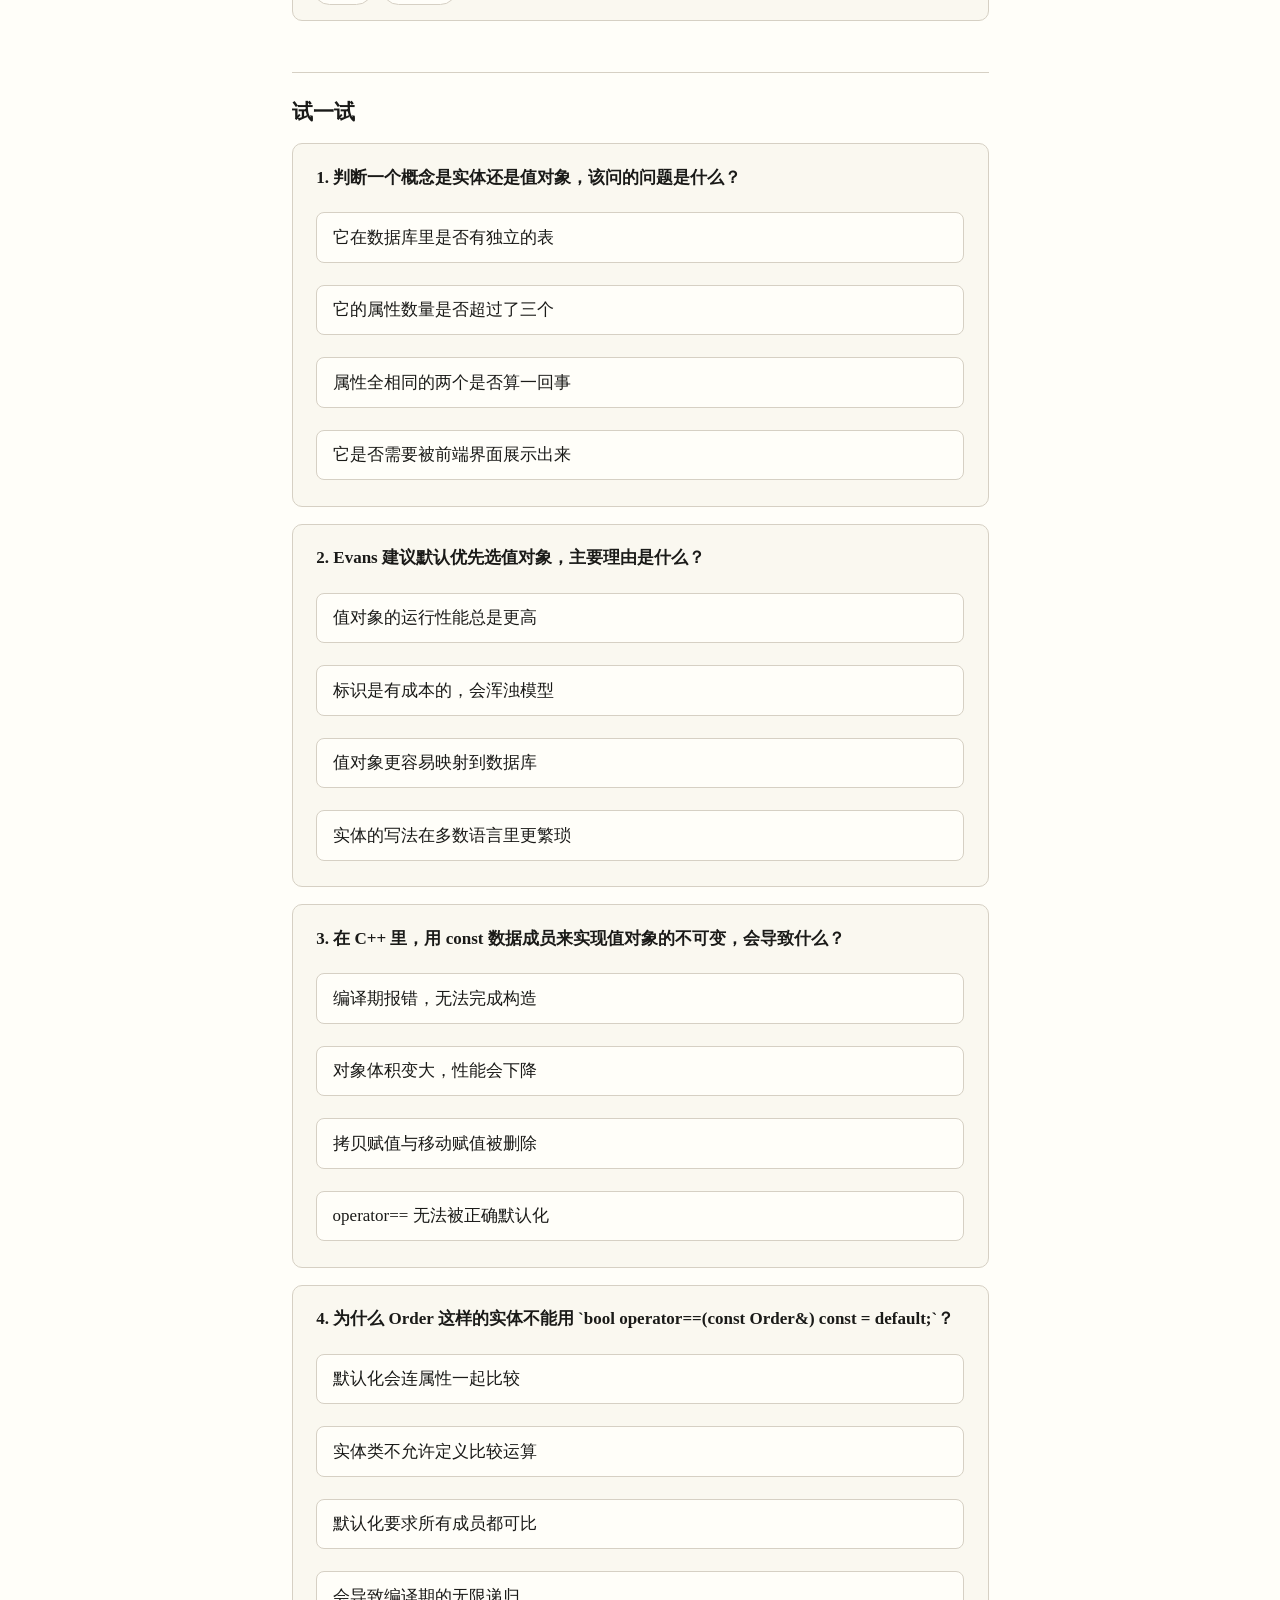
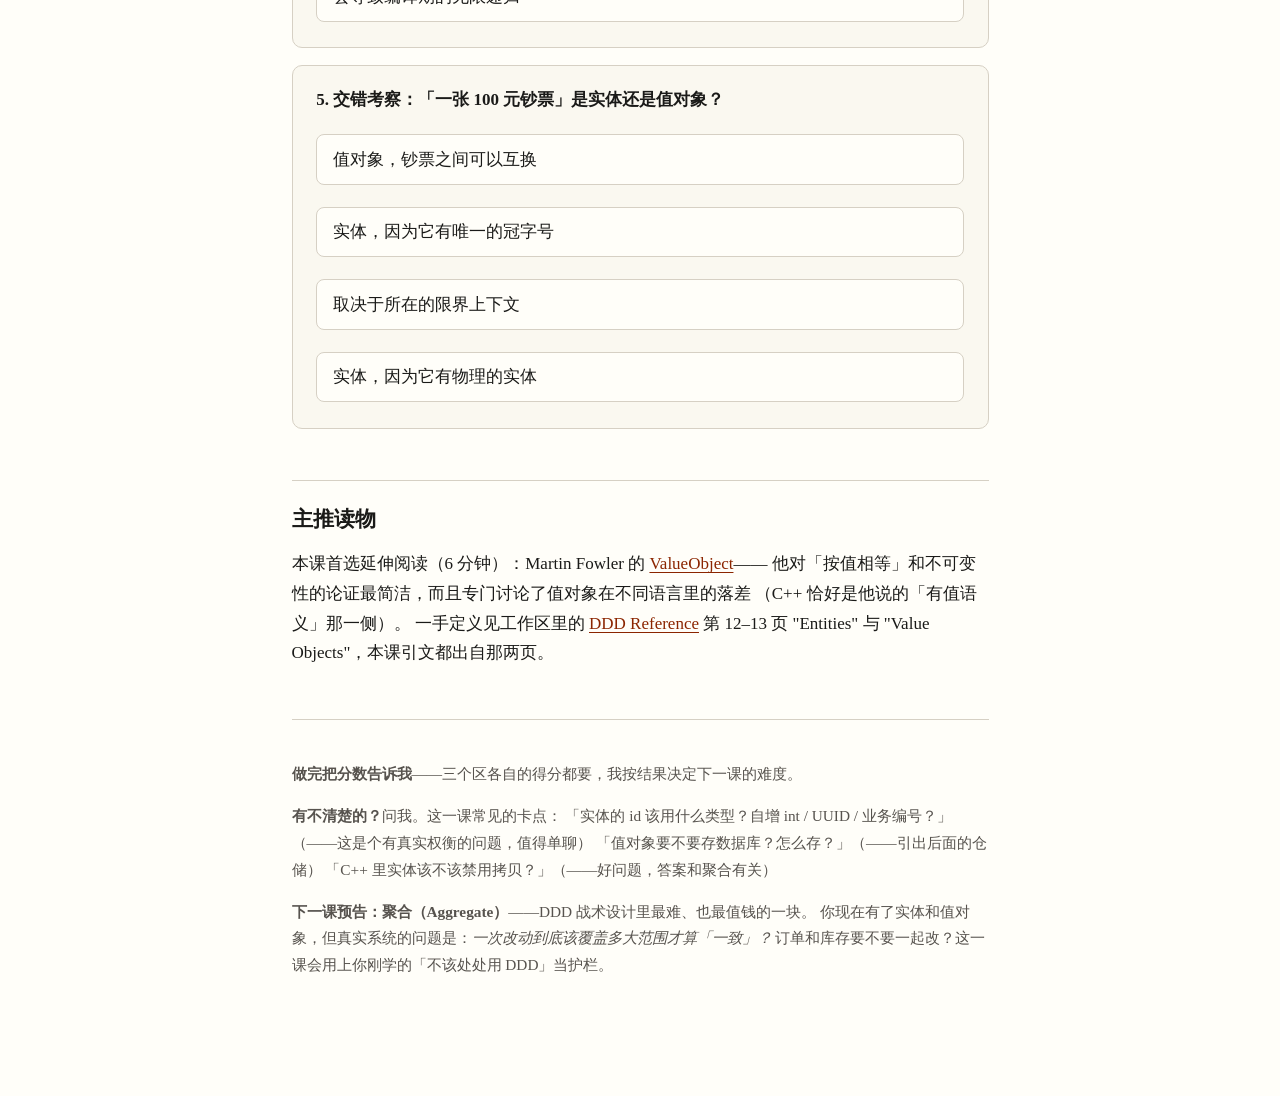
<file: lessons/0004-entity-vs-value-object.html>
<!DOCTYPE html>
<html lang="zh-CN">
<head>
<meta charset="utf-8">
<meta name="viewport" content="width=device-width, initial-scale=1">
<title>第 4 课 · 实体 vs 值对象：什么叫「同一个东西」</title>
<link rel="stylesheet" href="../assets/course.css">
</head>
<body>
<article>
  <p class="kicker">第 4 课 · 战术设计 · 约 14 分钟</p>
  <h1>实体 vs 值对象：什么叫「同一个东西」</h1>
  <p class="lede">战术设计第一课。好消息：这块是 C++ 的主场——你其实早就在写值对象了，只是不知道它叫这个名字。</p>

  <div class="card">
    <p><strong>你在地图上的位置：</strong>战略设计（<a href="0001-ubiquitous-language.html">语言</a>／<a href="0002-bounded-context.html">边界</a>／<a href="0003-subdomains.html">定价</a>）已收官。
    从这一课起，你站在<em>一个限界上下文内部</em>，开始写代码。
    随时打开 <a href="../reference/ddd-map.html">DDD 全景地图</a> 定位。</p>
  </div>

  <h2>先热身：回顾检查</h2>
  <p>两道回扣第 3 课的判断题。凭记忆作答。</p>
  <div id="review"></div>

  <h2>一个问题，分出两类对象</h2>
  <p>Evans 把这件事压缩成了一句话，我认为它是整个战术设计里最重要的一句：</p>

  <blockquote>
    The model must define what it means to be the same thing.
    <span class="zh">（模型必须定义：「是同一个东西」到底是什么意思。）</span>
    <cite>— Eric Evans, <a href="../reference/DDD_Reference_2015-03.pdf">DDD Reference</a>，"Entities"（第 12 页）</cite>
  </blockquote>

  <p>这不是哲学，是每天都要做的决定。拿一个概念，问自己<strong>一个问题</strong>：</p>

  <div class="card">
    <p style="font-size:1.05rem"><strong>「如果两个实例的所有属性都相同，它们是同一个东西吗？」</strong></p>
    <ul>
      <li><strong>是</strong> → <strong>值对象</strong>。两张 100 元，金额币种都一样，那就是一回事，可以互换。</li>
      <li><strong>否</strong> → <strong>实体</strong>。两个客户都叫张伟、都住同一小区，他们仍然是两个人。搞混了要出人命。</li>
    </ul>
  </div>

  <p>反过来还有一个同样重要的检验，专门用来识别实体：<strong>「它的属性全变了，它还是它吗？」</strong>
  一张订单改了地址、加了商品、改了金额——它还是那张订单。这就是 Evans 说的
  <em>a thread of continuity and identity, going through a lifecycle, though their attributes may change</em>
  （一条贯穿时间的连续性与标识之线，纵使属性会变）。</p>

  <h2>钞票：同一个概念，两个答案</h2>
  <p>「一张 100 元人民币」是实体还是值对象？</p>
  <p><strong>这个问题没有脱离上下文的答案</strong>——这正是第 2 课的回旋镖：</p>

  <div class="ctx-map cols-2">
    <div class="ctx-box">
      <h4>你的钱包上下文</h4>
      <p class="ctx-sub">关心的是：我有多少钱</p>
      <ul>
        <li>钞票 = <span class="ctx-word">值对象</span></li>
        <li>两张 100 元完全可以互换</li>
        <li>没人在乎冠字号是多少</li>
        <li>「同一个东西」= 金额与币种相同</li>
      </ul>
    </div>
    <div class="ctx-box">
      <h4>央行防伪追踪上下文</h4>
      <p class="ctx-sub">关心的是：这张纸去过哪</p>
      <ul>
        <li>钞票 = <span class="ctx-word">实体</span></li>
        <li>冠字号 AB12345678 独一无二</li>
        <li>被追踪一生：印刷→流通→销毁</li>
        <li>「同一个东西」= 冠字号相同</li>
      </ul>
    </div>
  </div>

  <p>所以「X 是实体还是值对象」这个问题，和第 3 课的「X 是不是核心子域」一样，
  <strong>脱离上下文无解</strong>。你得先问：<em>在这个上下文里，我们凭什么说两个东西是同一个？</em></p>

  <h2>为什么 Evans 让你默认选值对象</h2>
  <p>新手的本能是「万物皆实体，都给个 id」。Evans 明确反对，理由很实在：</p>

  <blockquote>
    Tracking the identity of entities is essential, but attaching identity to other objects can
    hurt system performance, add analytical work, and muddle the model by making all objects look the same.
    <span class="zh">（追踪实体的标识是必要的，但给其他对象附加标识，会损害系统性能、增加分析负担，
    并且让所有对象看起来都一个样，从而把模型搞浑浊。）</span>
    <cite>— Eric Evans, <a href="../reference/DDD_Reference_2015-03.pdf">DDD Reference</a>，"Value Objects"（第 13 页）</cite>
  </blockquote>

  <p><strong>标识是有成本的。</strong>一旦一个东西有了 id，你就得管它的生命周期、管它的唯一性、
  管它在数据库里的行、管并发修改时谁赢。而值对象没有这些负担——它可以随便拷贝、随便丢弃、
  天然线程安全，因为它不可变。所以 Evans 的指令是：</p>

  <blockquote>
    Therefore: When you care only about the attributes and logic of an element of the model, classify it as a value object. […]
    <strong>Treat the value object as immutable.</strong> Make all operations Side-effect-free Functions that don't depend on any mutable state.
    Don't give a value object any identity […]
    <cite>— Eric Evans, <a href="../reference/DDD_Reference_2015-03.pdf">DDD Reference</a>，"Value Objects"</cite>
  </blockquote>

  <h2>你的主场：C++ 值语义</h2>
  <p>这里有个对你的红利。Java／C# 程序员学值对象很痛苦——他们的世界里一切皆引用，
  「不可变」「按值相等」全得靠纪律和样板代码去模拟（写 <code>equals</code>、<code>hashCode</code>、
  到处 <code>final</code>、还得防着别人拿到引用改内部状态）。</p>
  <p><strong>而 C++ 的值语义就是母语。</strong>你写了这么多年 <code>struct Point</code>、
  <code>operator==</code>、<code>const</code> 引用传参——那就是值对象，只是没人告诉你它有个 DDD 名字。
  这一课对你来说不是学新东西，是给已有的肌肉记忆挂上正确的标签，然后知道<em>什么时候不该这么写</em>。</p>

  <div class="compare">
    <figure>
      <figcaption class="good-label">✓ 值对象：按值相等，不可变</figcaption>
      <pre><code>class Money {
 public:
  Money(long long cents, std::string ccy)
      : cents_(cents), currency_(std::move(ccy)) {}

  // C++20: compares every member for you.
  // THIS is what "identity by attributes" means.
  bool operator==(const Money&amp;) const = default;

  // Side-effect-free: returns a NEW value,
  // mutates nothing. No setters anywhere.
  Money plus(const Money&amp; other) const {
    if (currency_ != other.currency_)
      throw std::invalid_argument{"currency mismatch"};
    return Money{cents_ + other.cents_, currency_};
  }

  long long cents() const { return cents_; }

 private:
  long long   cents_;
  std::string currency_;
};

// Money{100,"CNY"} == Money{100,"CNY"}  → true
// Interchangeable. Copy it freely.</code></pre>
    </figure>
    <figure>
      <figcaption class="good-label">✓ 实体：按标识相等，属性可变</figcaption>
      <pre><code>class Order {
 public:
  explicit Order(OrderId id) : id_(std::move(id)) {}

  // Identity ONLY. Attributes are deliberately
  // ignored — that is the entire point.
  // Never `= default` this: it would compare
  // lines_ too, and two different orders with
  // the same items would collapse into one.
  bool operator==(const Order&amp; other) const {
    return id_ == other.id_;
  }

  // Attributes change; the order stays itself.
  void add_line(const Money&amp; amount) {
    lines_.push_back(amount);
  }

 private:
  OrderId            id_;
  std::vector&lt;Money&gt; lines_;
};

// Two orders, same items, different ids
//   → NOT equal. Different things.</code></pre>
    </figure>
  </div>

  <p>注意右边那条注释：<strong><code>Order</code> 绝不能用 <code>= default</code> 生成 <code>operator==</code></strong>。
  一旦 default，它会连 <code>lines_</code> 一起比——两张内容相同的不同订单就会被判定为同一张。
  这是把「实体」写成了「值对象」，是本课要防的头号事故。
  左边恰恰相反：<code>Money</code> 就该 default，因为它的身份<em>就是</em>它的属性。
  同一个 C++ 特性，两边的正确答案相反——分野不在语法，在你对「什么叫同一个东西」的回答。</p>

  <h2>C++ 专属陷阱：别用 const 成员来实现「不可变」</h2>
  <p>Evans 说值对象要 immutable。C++ 程序员的第一反应往往是把成员标成 <code>const</code>。
  <strong>这是个坑，而且是个安静的坑</strong>——类照样能编译、能构造、能比较，直到某天你想赋值或把它塞进
  <code>std::vector</code> 里排序：</p>

  <pre><code>class BadMoney {
  const long long   cents_;      // "immutable", right?
  const std::string currency_;
};

BadMoney a{100, "CNY"}, b{200, "CNY"};
a = b;   // <span style="color:var(--bad)">💥</span></code></pre>

  <p>真实的编译器报错（clang 17，<code>-std=c++20</code>）：</p>
  <pre><code>error: object of type 'BadMoney' cannot be assigned because
       its copy assignment operator is implicitly deleted
   16 |   a = b;
      |     ^
note: copy assignment operator of 'BadMoney' is implicitly deleted
      because field 'cents_' is of const-qualified type 'const long long'
    9 |   const long long   cents_;
      |                     ^</code></pre>

  <p>const 数据成员会让拷贝赋值和移动赋值被隐式删除，于是你的值对象没法排序、没法放进会重新分配的容器、
  没法被赋值——而值对象的全部价值恰恰在于<em>能被自由地拷来拷去</em>。你为了「不可变」，
  亲手废掉了值语义。</p>

  <div class="card">
    <p><strong>正解：不可变靠接口，不靠 const 成员。</strong>成员是普通的 private 数据；
    不提供任何 setter；所有操作都是 <code>const</code> 成员函数并返回新对象。
    这样它既是不可变的（外部无法改），又保有完整的值语义（可赋值、可移动、可排序）。
    <br><span style="font-size:0.88rem;color:var(--ink-soft)">左边 <code>Money</code> 那段正是这么写的——
    本课所有 C++ 代码都在 clang 17 / C++20 下编译并跑过断言，包括这个陷阱的 8 条 static_assert。</span></p>
  </div>

  <div class="card" style="border-color:var(--accent)">
    <p><strong>📌 这一课的东西已经压缩成速查表了：<a href="../reference/cpp-tactical-patterns.html">DDD 战术模式的 C++ 写法</a></strong>
    ——决策表、两个范式、const 陷阱、以及一份「常见概念该判成什么」的对照表（金额／地址／时间窗／钞票／座位）。
    课以后不会再看，但这张表你会反复查。里面还有一组 <code>static_assert</code>，可以直接拷进你自己的代码库给值对象做体检。</p>
  </div>

  <h2>练一练：这是实体还是值对象？</h2>
  <p><strong>场景：</strong>还是那家生鲜电商，你现在站在<strong>「履约上下文」</strong>里面（送货那摊事）。
  注意最后两项——它们考的是「换个上下文，答案会不会变」。</p>
  <div id="sort"></div>

  <h2>试一试</h2>
  <div id="quiz"></div>

  <h2>主推读物</h2>
  <p>本课首选延伸阅读（6 分钟）：Martin Fowler 的
  <a href="https://martinfowler.com/bliki/ValueObject.html">ValueObject</a>——
  他对「按值相等」和不可变性的论证最简洁，而且专门讨论了值对象在不同语言里的落差
  （C++ 恰好是他说的「有值语义」那一侧）。
  一手定义见工作区里的 <a href="../reference/DDD_Reference_2015-03.pdf">DDD Reference</a>
  第 12–13 页 "Entities" 与 "Value Objects"，本课引文都出自那两页。</p>

  <footer class="lesson-footer">
    <p><strong>做完把分数告诉我</strong>——三个区各自的得分都要，我按结果决定下一课的难度。</p>
    <p><strong>有不清楚的？</strong>问我。这一课常见的卡点：
    「实体的 id 该用什么类型？自增 int / UUID / 业务编号？」（——这是个有真实权衡的问题，值得单聊）
    「值对象要不要存数据库？怎么存？」（——引出后面的仓储）
    「C++ 里实体该不该禁用拷贝？」（——好问题，答案和聚合有关）</p>
    <p><strong>下一课预告：聚合（Aggregate）</strong>——DDD 战术设计里最难、也最值钱的一块。
    你现在有了实体和值对象，但真实系统的问题是：<em>一次改动到底该覆盖多大范围才算「一致」？</em>
    订单和库存要不要一起改？这一课会用上你刚学的「不该处处用 DDD」当护栏。</p>
  </footer>
</article>

<script src="../assets/categorize.js"></script>
<script src="../assets/quiz.js"></script>
<script>
renderQuiz(document.getElementById("review"), [
  {
    stem: "团队说：「我们的订单履约流程规则特别复杂，肯定是核心子域。」这个推理错在哪？",
    options: [
      "复杂度不等于差异化",
      "履约永远属于支撑域",
      "核心子域只能有一个",
      "规则复杂应当先简化"
    ],
    answer: 0,
    explain: "核心子域的判据是「客户会因为它选我们吗」，不是「它难不难」。供应商对账规则可以复杂得要命，依然只是支撑子域。反过来说也成立：如果这家公司的履约（2 小时达）正是它赢的原因，那它就是核心——但理由必须是差异化，不能是复杂度。"
  },
  {
    stem: "子域与限界上下文，哪个是你「发现」的，哪个是你「设计」的？",
    options: [
      "都是设计出来的产物",
      "子域发现，上下文设计",
      "都是客观发现的产物",
      "子域设计，上下文发现"
    ],
    answer: 1,
    explain: "子域在问题空间——业务本来就长那样，你一行代码不写它也存在，所以你去发现它。限界上下文在解空间——它是你的架构选择，你不建它它就不存在。这个区分是后面所有战术设计的地基：你只在自己画的上下文里面写代码。"
  }
], {
  perfect: "战略设计稳了，进战术设计。",
  imperfect: "先回第 3 课扫一眼——战术设计要站在它上面。"
});

renderCategorize(document.getElementById("sort"), {
  perfect: "你已经会问「什么叫同一个东西」了。",
  imperfect: "看看答错那条——判据永远是「属性全相同的两个，是不是一回事」。",
  buckets: ["实体", "值对象"],
  items: [
    {
      text: "「收货地址：广州市天河区 xx 路 5 号 301。」",
      bucket: 1,
      explain: "值对象。两个字段完全相同的地址，在履约上下文里就是同一个地方——没有任何理由区分它们。而且它天然不可变：客户改地址是「换一个新地址」，不是「把这个地址对象改掉」。这是最经典的值对象。"
    },
    {
      text: "「包裹：正在送往上述地址的那个箱子。」",
      bucket: 0,
      explain: "实体。两个箱子就算重量、地址、商品全都一样，也依然是两个箱子——发错了要赔钱。而且它有生命周期：揽收→运输→签收，属性一路在变，但它始终是那个箱子。这就是 Evans 说的 a thread of continuity。"
    },
    {
      text: "「包裹重量：2.5 kg。」",
      bucket: 1,
      explain: "值对象。2.5 kg 就是 2.5 kg，没有「这个 2.5 kg」和「那个 2.5 kg」之分。顺带一提：写成 Weight 类型而不是 double，能让编译器帮你挡住「把公斤加到公里上」这类事故——这叫消除基本类型偏执（primitive obsession）。"
    },
    {
      text: "「骑手：工号 R-8823 的那位。」",
      bucket: 0,
      explain: "实体。两个骑手可以同名同龄同车型，但他们是两个人——派单派错了是真实事故。工号就是那条标识之线，他换车、换手机号、改名字，他还是他。"
    },
    {
      text: "「配送时间窗：14:00–16:00。」",
      bucket: 1,
      explain: "值对象。两个 14:00–16:00 完全可以互换。注意它是个「组合值」——起止两个时间合起来才有意义，还带着自己的规则（起必须早于止）。把它做成一个类型而不是两个裸时间戳，规则就有地方待了。"
    },
    {
      text: "「同样是『地址』，但你在的是『地址库上下文』——负责维护全国 POI，纠错、合并重复点。」",
      bucket: 0,
      explain: "实体——注意答案翻转了。在地址库上下文里，每个 POI 有自己的 id、有生命周期（新建→纠错→与重复点合并→废弃），你要追踪的正是「这个点」本身。同一个「地址」概念，在履约上下文是值对象，在地址库上下文是实体。这就是第 2 课的回旋镖：脱离上下文，这个问题无解。"
    }
  ]
});

renderQuiz(document.getElementById("quiz"), [
  {
    stem: "判断一个概念是实体还是值对象，该问的问题是什么？",
    options: [
      "它在数据库里是否有独立的表",
      "它的属性数量是否超过了三个",
      "属性全相同的两个是否算一回事",
      "它是否需要被前端界面展示出来"
    ],
    answer: 2,
    explain: "Evans：The model must define what it means to be the same thing。答「是一回事」→ 值对象（按属性相等）；答「仍是两个」→ 实体（按标识相等）。注意选项 A 是典型的倒因为果：先有模型判断，才有存储设计，不是反过来让数据库表决定你的领域模型。"
  },
  {
    stem: "Evans 建议默认优先选值对象，主要理由是什么？",
    options: [
      "值对象的运行性能总是更高",
      "标识是有成本的，会浑浊模型",
      "值对象更容易映射到数据库",
      "实体的写法在多数语言里更繁琐"
    ],
    answer: 1,
    explain: "原文：attaching identity to other objects can hurt system performance, add analytical work, and muddle the model by making all objects look the same。给万物加 id，你就得管生命周期、唯一性、并发——而且所有对象长得一个样，模型丢掉了表达力。「万物皆实体」是战术设计里最常见的新手病。"
  },
  {
    stem: "在 C++ 里，用 const 数据成员来实现值对象的不可变，会导致什么？",
    options: [
      "编译期报错，无法完成构造",
      "对象体积变大，性能会下降",
      "拷贝赋值与移动赋值被删除",
      "operator== 无法被正确默认化"
    ],
    answer: 2,
    explain: "const 成员会让拷贝赋值/移动赋值被隐式删除（本课贴了真实的 clang 报错）。坑在于它很安静：构造、比较都正常，直到你要赋值或把它放进会重新分配的容器。结果是你为了「不可变」废掉了值语义——而值对象的价值恰恰在于能自由拷贝。正解：不可变靠「没有 setter + 操作返回新对象」，不靠 const 成员。"
  },
  {
    stem: "为什么 Order 这样的实体不能用 `bool operator==(const Order&) const = default;`？",
    options: [
      "默认化会连属性一起比较",
      "实体类不允许定义比较运算",
      "默认化要求所有成员都可比",
      "会导致编译期的无限递归"
    ],
    answer: 0,
    explain: "= default 会逐成员比较，于是两张 id 不同但内容相同的订单会被判为相等——这就把实体退化成了值对象，是本课的头号事故。实体的 operator== 必须只比 id。同一个 C++ 特性，Money 该用它、Order 不该用它：分野不在语法，在「什么叫同一个东西」。（选项 C 描述的限制虽然真实存在，但不是这里的理由。）"
  },
  {
    stem: "交错考察：「一张 100 元钞票」是实体还是值对象？",
    options: [
      "值对象，钞票之间可以互换",
      "实体，因为它有唯一的冠字号",
      "取决于所在的限界上下文",
      "实体，因为它有物理的实体"
    ],
    answer: 2,
    explain: "在钱包上下文里是值对象（哪张 100 都一样）；在央行防伪追踪上下文里是实体（冠字号 AB12345678 被追踪一生）。和第 3 课的「X 是不是核心子域」一模一样：脱离上下文的问法本身就是错的。这是第 2 课的回旋镖——限界上下文不只决定语言，也决定同一个概念的建模方式。"
  }
]);
</script>
</body>
</html>
</file>
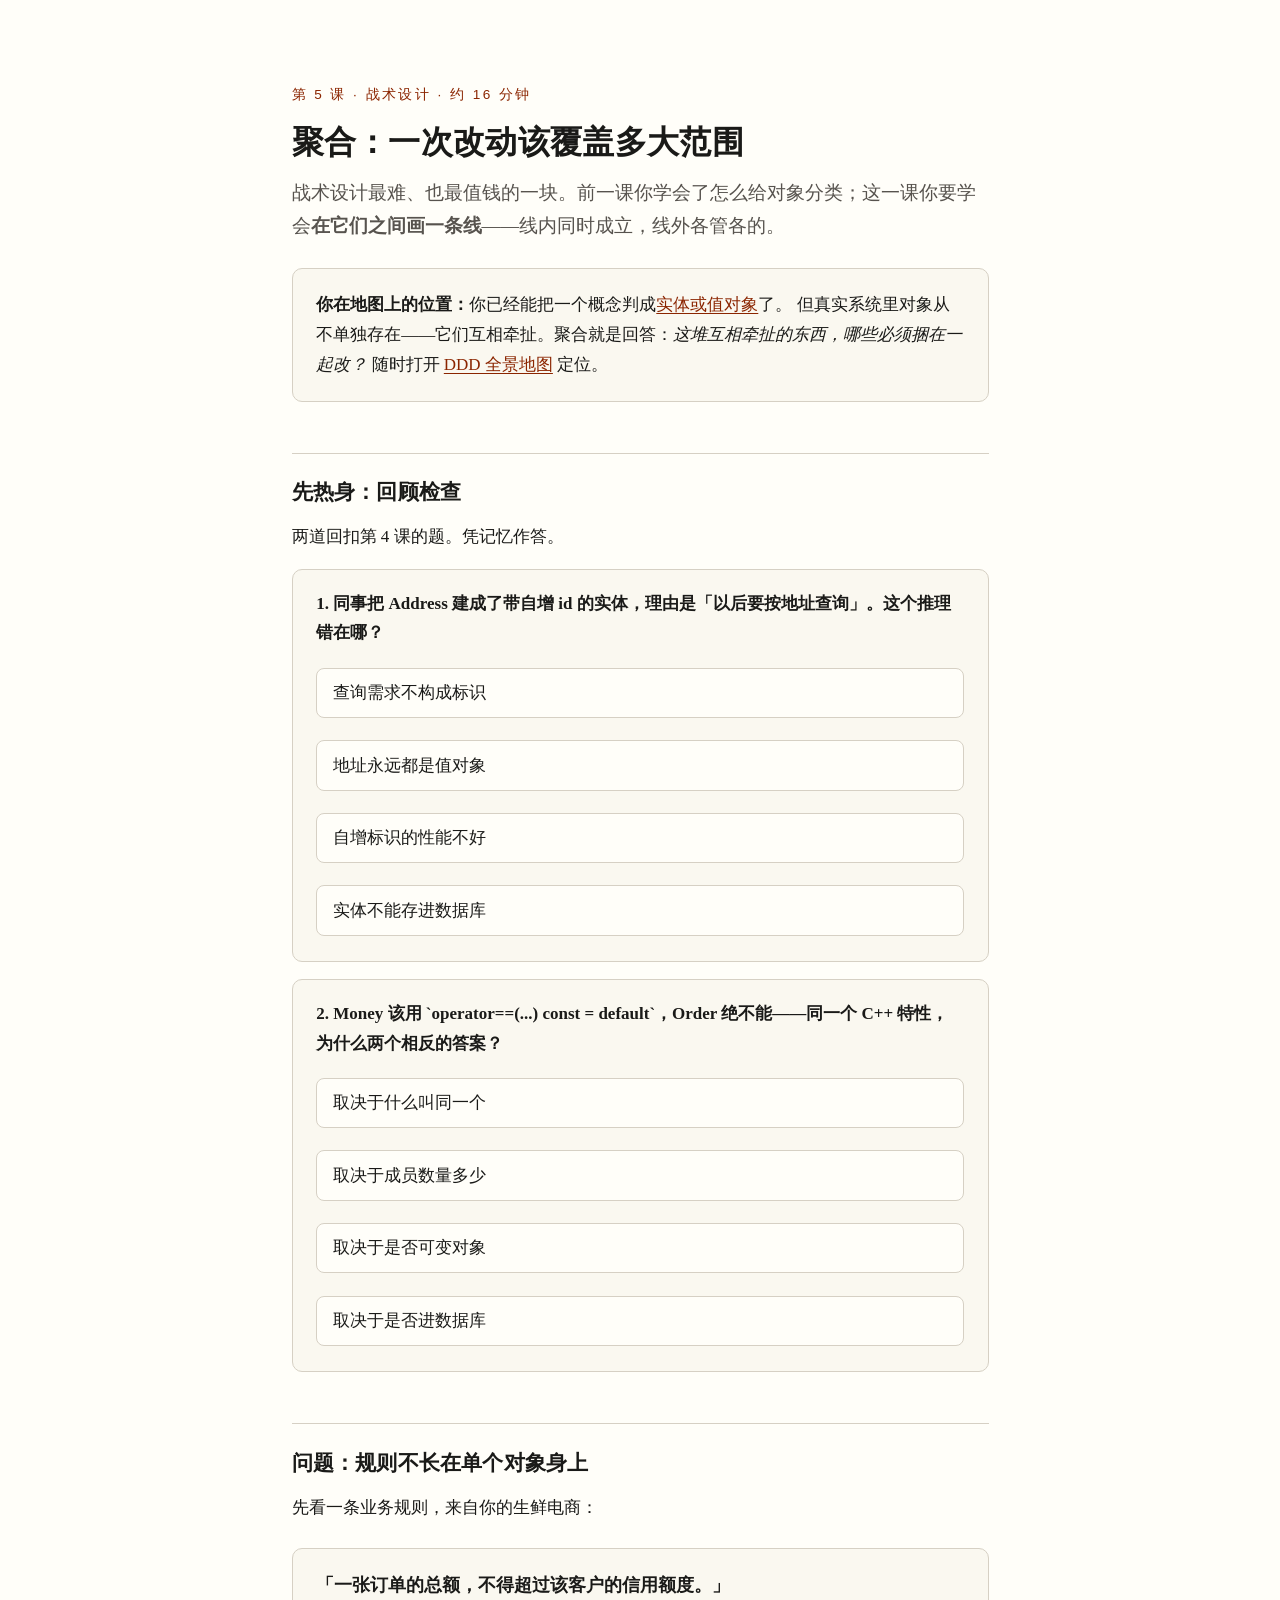
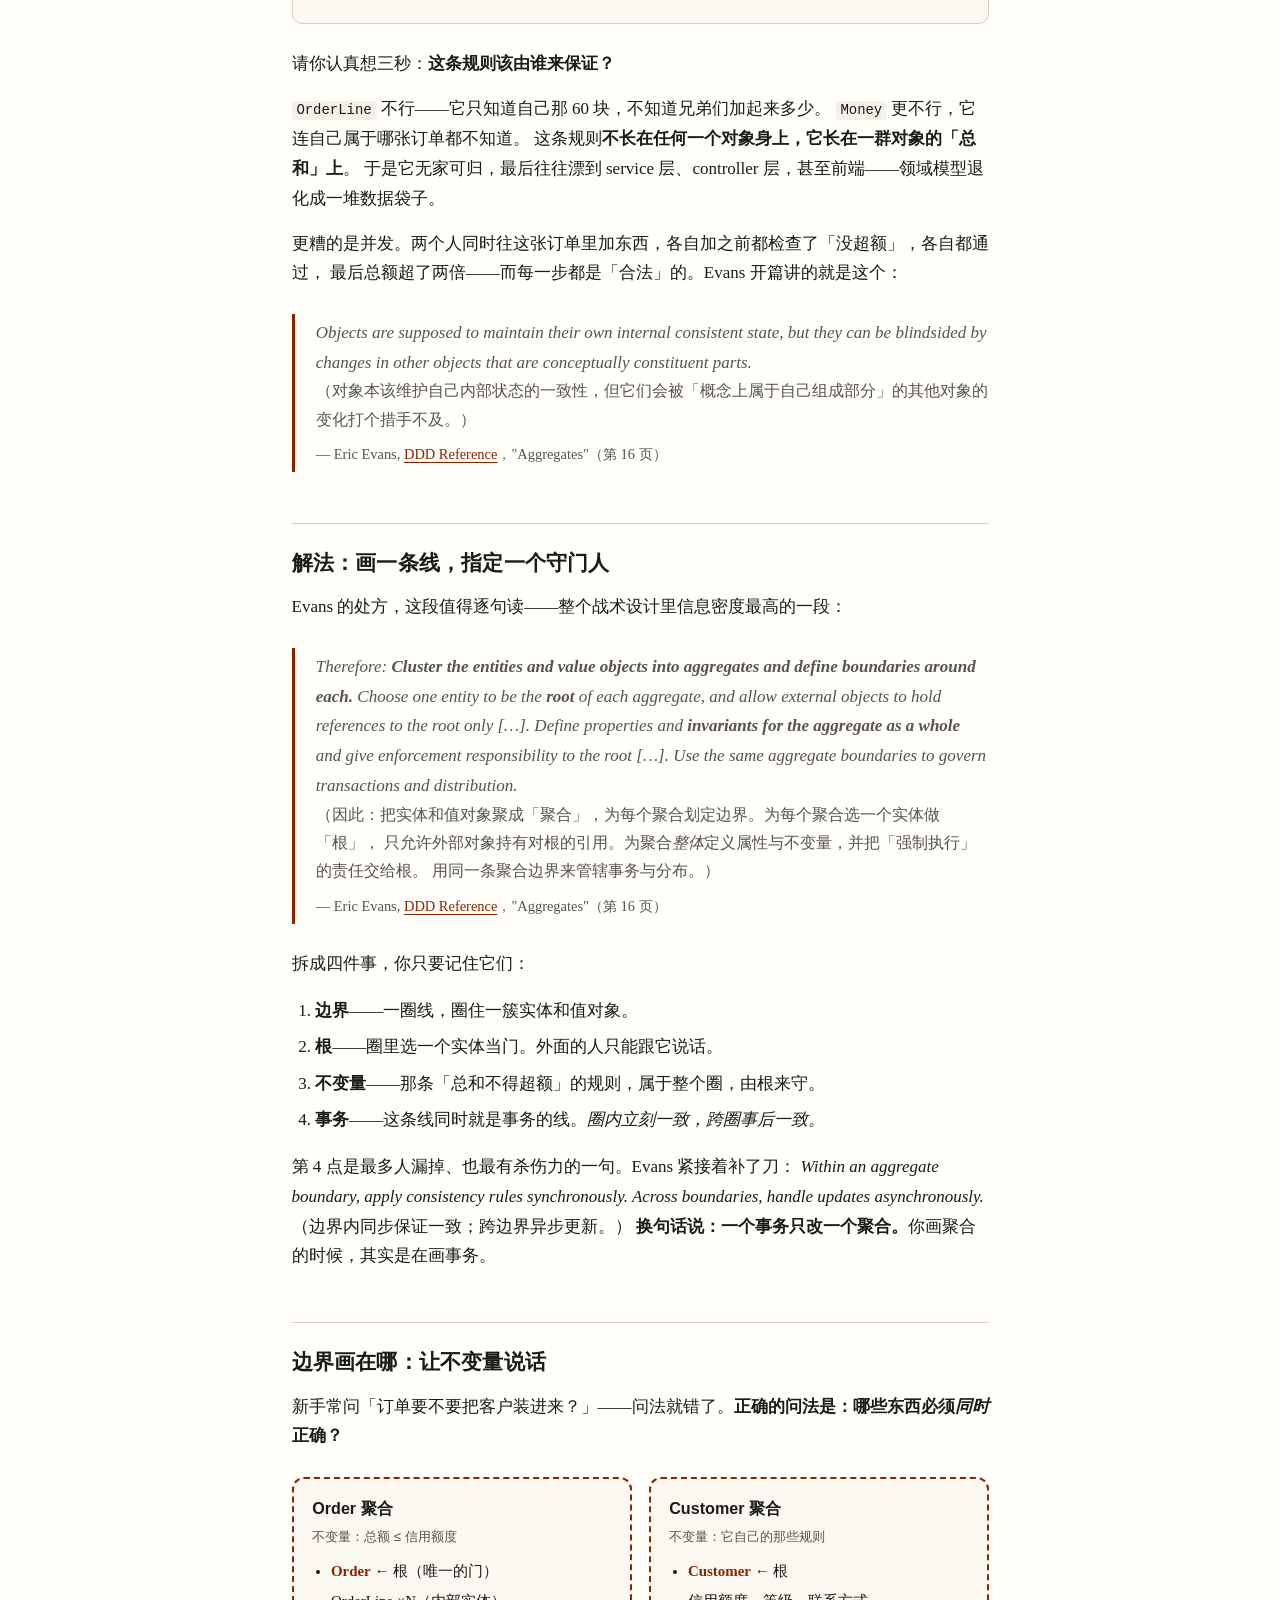
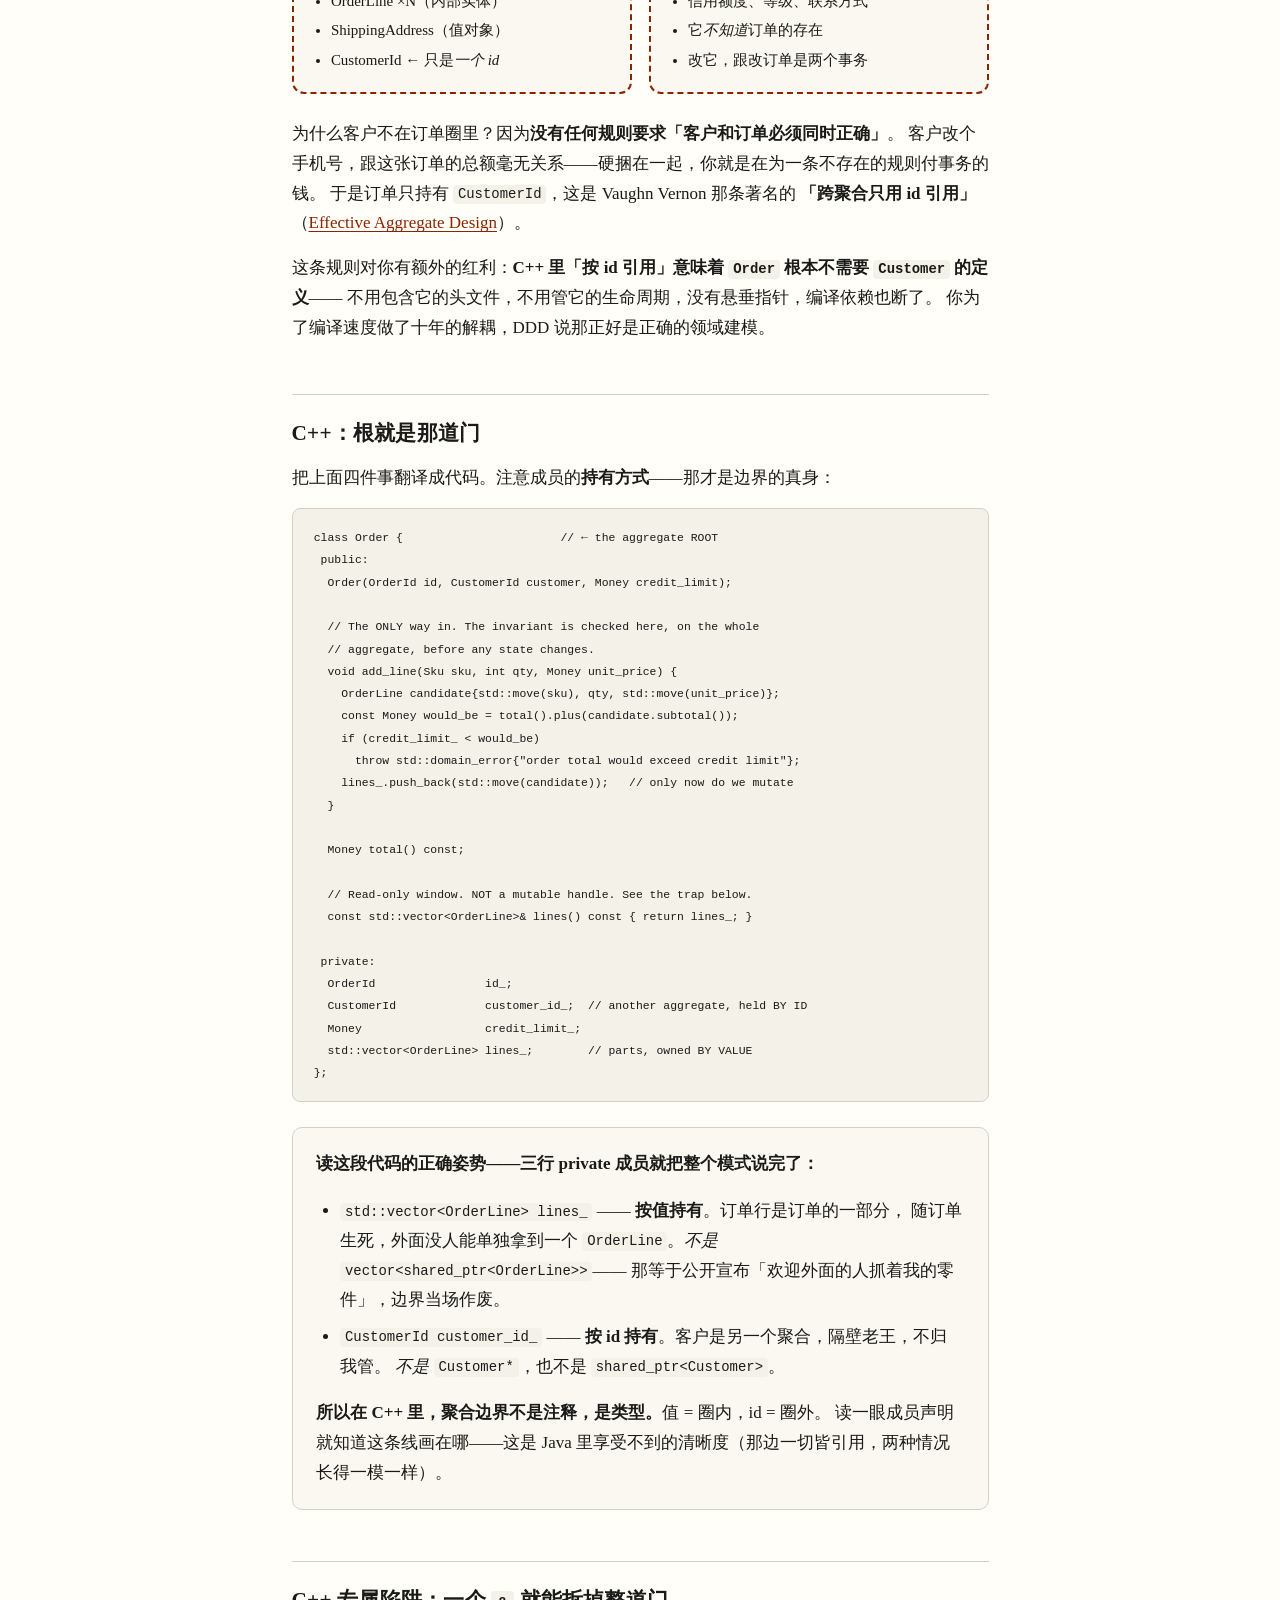
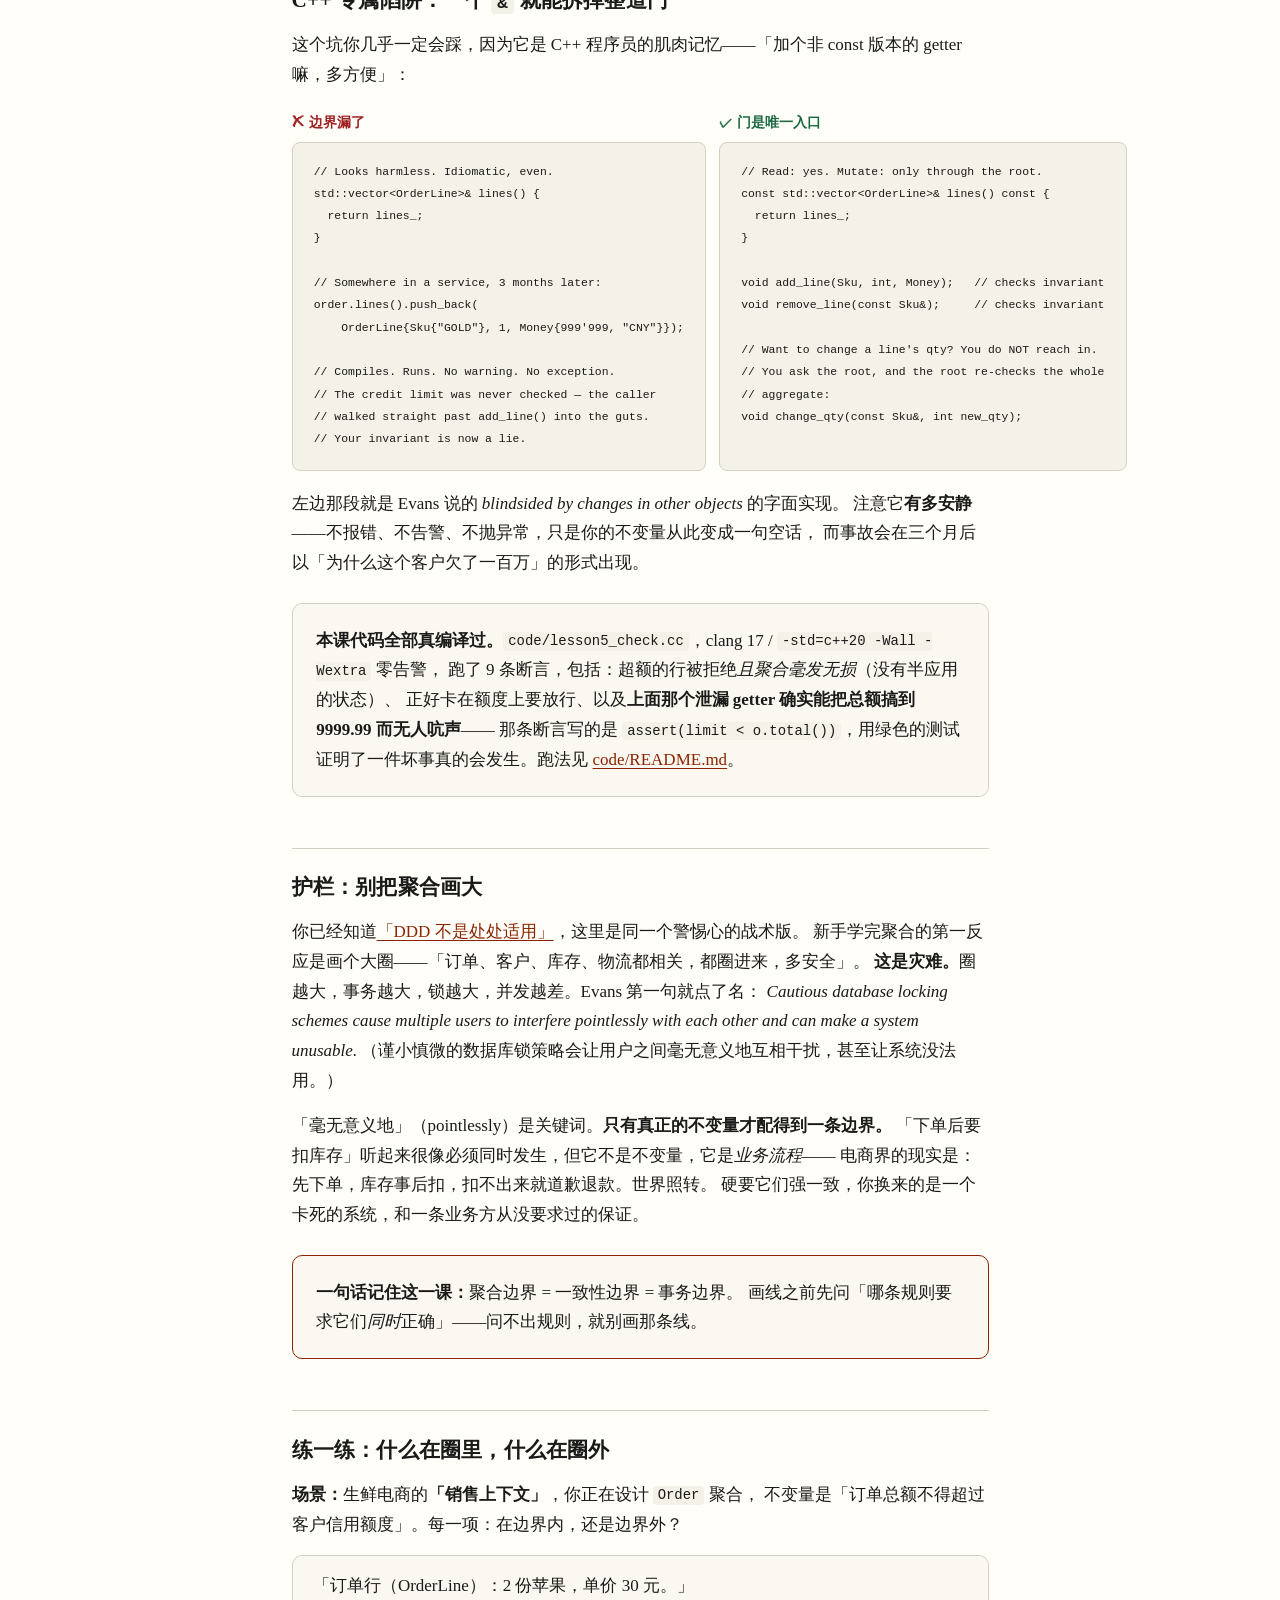
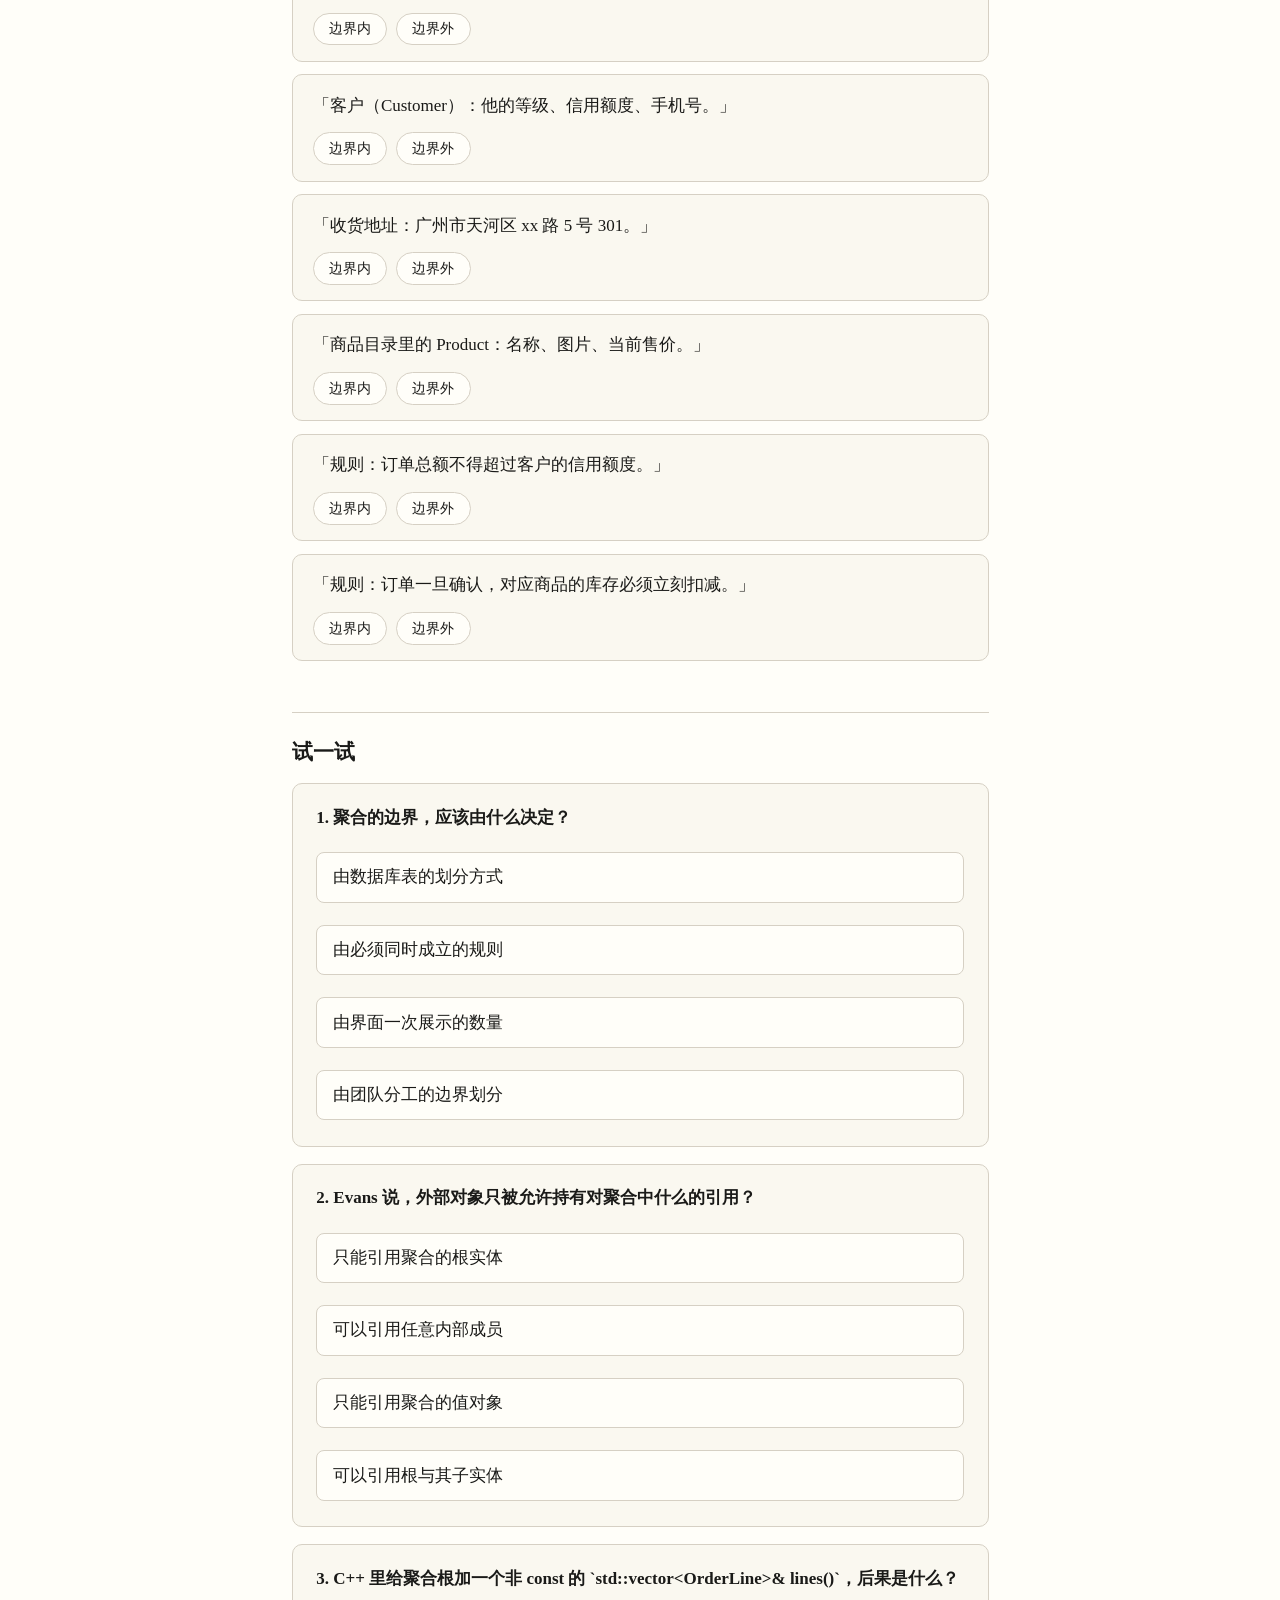
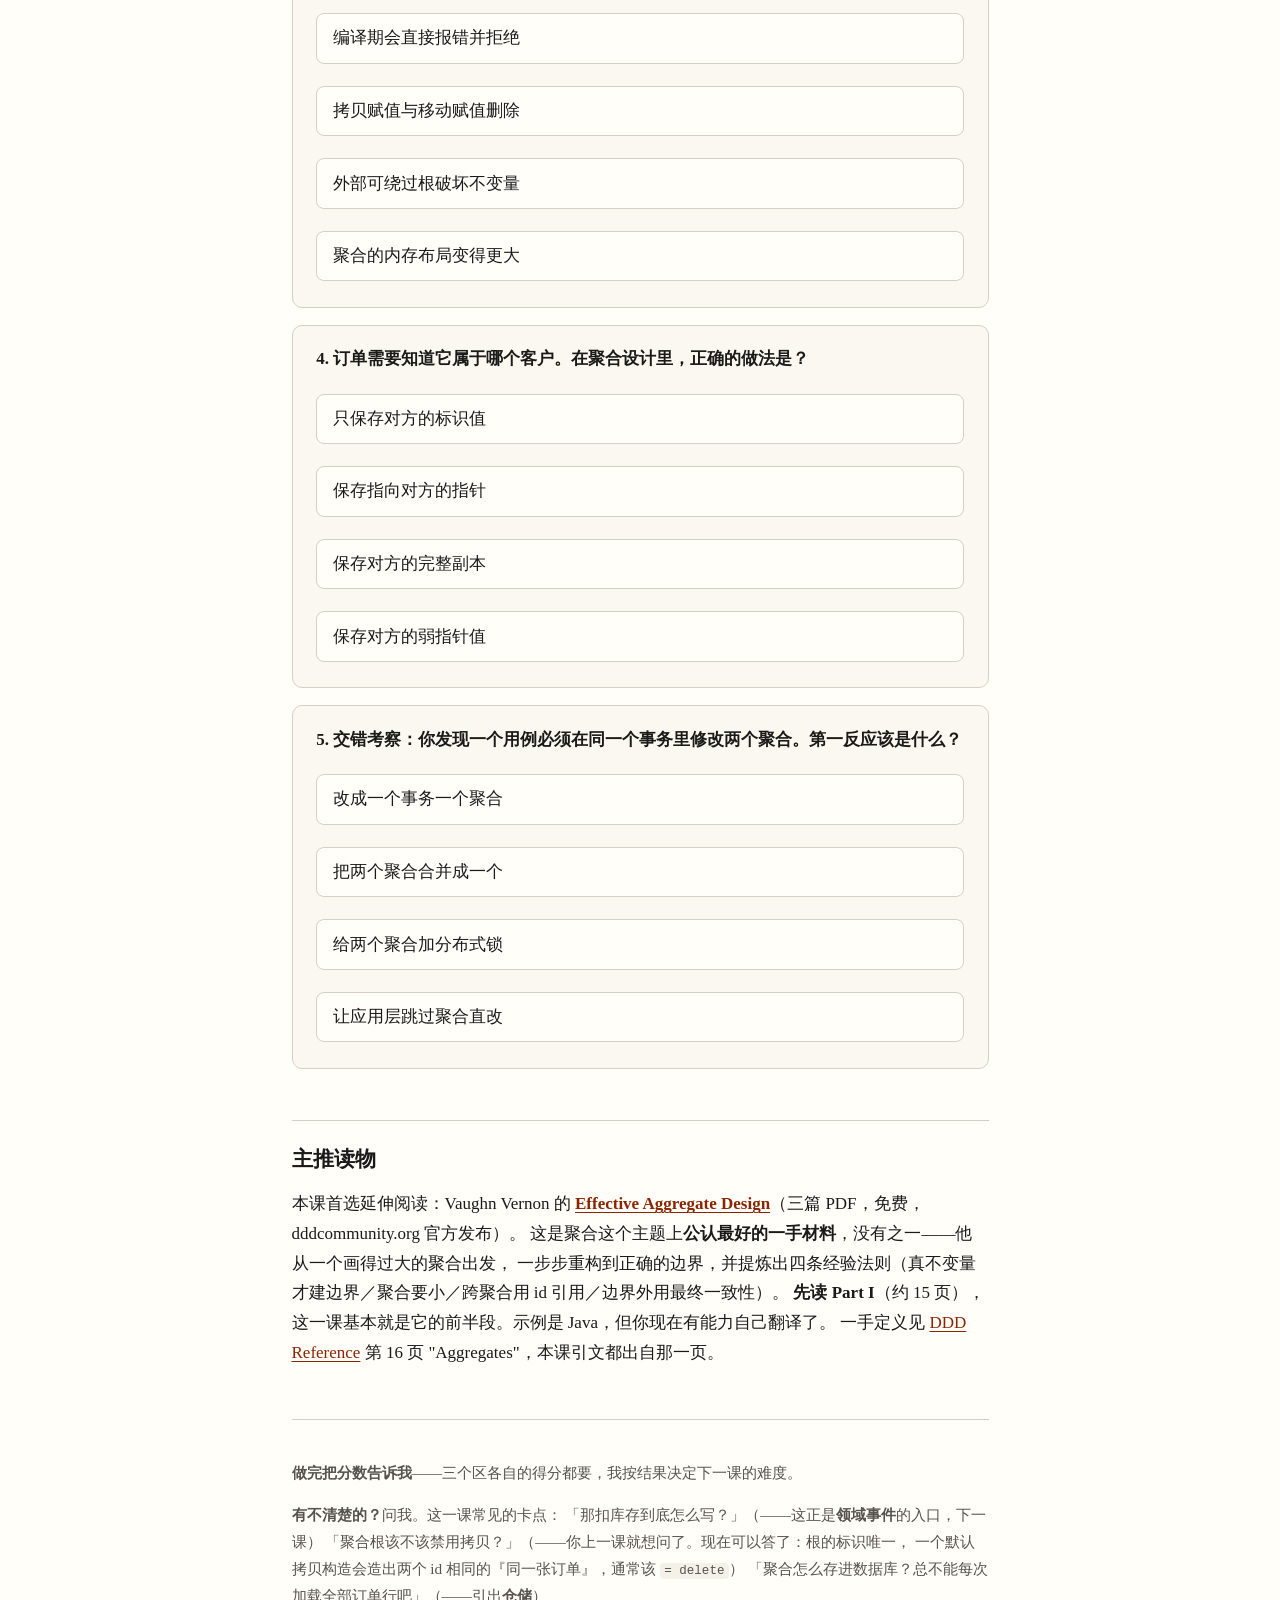
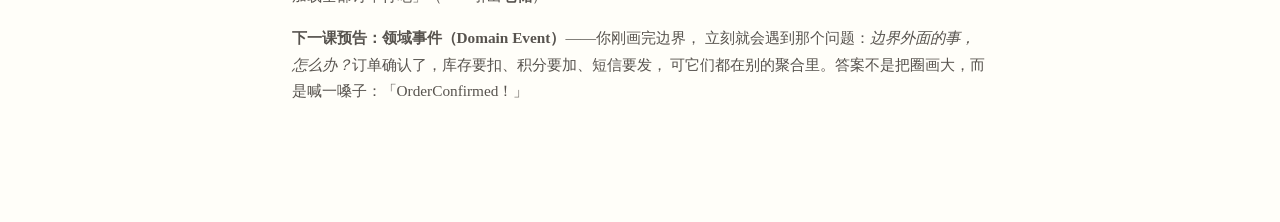
<file: lessons/0005-aggregate.html>
<!DOCTYPE html>
<html lang="zh-CN">
<head>
<meta charset="utf-8">
<meta name="viewport" content="width=device-width, initial-scale=1">
<title>第 5 课 · 聚合：一次改动该覆盖多大范围</title>
<link rel="stylesheet" href="../assets/course.css">
</head>
<body>
<article>
  <p class="kicker">第 5 课 · 战术设计 · 约 16 分钟</p>
  <h1>聚合：一次改动该覆盖多大范围</h1>
  <p class="lede">战术设计最难、也最值钱的一块。前一课你学会了怎么给对象分类；这一课你要学会<strong>在它们之间画一条线</strong>——线内同时成立，线外各管各的。</p>

  <div class="card">
    <p><strong>你在地图上的位置：</strong>你已经能把一个概念判成<a href="0004-entity-vs-value-object.html">实体或值对象</a>了。
    但真实系统里对象从不单独存在——它们互相牵扯。聚合就是回答：<em>这堆互相牵扯的东西，哪些必须捆在一起改？</em>
    随时打开 <a href="../reference/ddd-map.html">DDD 全景地图</a> 定位。</p>
  </div>

  <h2>先热身：回顾检查</h2>
  <p>两道回扣第 4 课的题。凭记忆作答。</p>
  <div id="review"></div>

  <h2>问题：规则不长在单个对象身上</h2>
  <p>先看一条业务规则，来自你的生鲜电商：</p>

  <div class="card">
    <p style="font-size:1.05rem"><strong>「一张订单的总额，不得超过该客户的信用额度。」</strong></p>
  </div>

  <p>请你认真想三秒：<strong>这条规则该由谁来保证？</strong></p>
  <p><code>OrderLine</code> 不行——它只知道自己那 60 块，不知道兄弟们加起来多少。
  <code>Money</code> 更不行，它连自己属于哪张订单都不知道。
  这条规则<strong>不长在任何一个对象身上，它长在一群对象的「总和」上</strong>。
  于是它无家可归，最后往往漂到 service 层、controller 层，甚至前端——领域模型退化成一堆数据袋子。</p>

  <p>更糟的是并发。两个人同时往这张订单里加东西，各自加之前都检查了「没超额」，各自都通过，
  最后总额超了两倍——而每一步都是「合法」的。Evans 开篇讲的就是这个：</p>

  <blockquote>
    Objects are supposed to maintain their own internal consistent state, but they can be blindsided
    by changes in other objects that are conceptually constituent parts.
    <span class="zh">（对象本该维护自己内部状态的一致性，但它们会被「概念上属于自己组成部分」的其他对象的变化打个措手不及。）</span>
    <cite>— Eric Evans, <a href="../reference/DDD_Reference_2015-03.pdf">DDD Reference</a>，"Aggregates"（第 16 页）</cite>
  </blockquote>

  <h2>解法：画一条线，指定一个守门人</h2>
  <p>Evans 的处方，这段值得逐句读——整个战术设计里信息密度最高的一段：</p>

  <blockquote>
    Therefore: <strong>Cluster the entities and value objects into aggregates and define boundaries around each.</strong>
    Choose one entity to be the <strong>root</strong> of each aggregate, and allow external objects to hold references
    to the root only […]. Define properties and <strong>invariants for the aggregate as a whole</strong> and give
    enforcement responsibility to the root […]. Use the same aggregate boundaries to govern transactions and distribution.
    <span class="zh">（因此：把实体和值对象聚成「聚合」，为每个聚合划定边界。为每个聚合选一个实体做「根」，
    只允许外部对象持有对根的引用。为聚合<em>整体</em>定义属性与不变量，并把「强制执行」的责任交给根。
    用同一条聚合边界来管辖事务与分布。）</span>
    <cite>— Eric Evans, <a href="../reference/DDD_Reference_2015-03.pdf">DDD Reference</a>，"Aggregates"（第 16 页）</cite>
  </blockquote>

  <p>拆成四件事，你只要记住它们：</p>
  <ol>
    <li><strong>边界</strong>——一圈线，圈住一簇实体和值对象。</li>
    <li><strong>根</strong>——圈里选一个实体当门。外面的人只能跟它说话。</li>
    <li><strong>不变量</strong>——那条「总和不得超额」的规则，属于整个圈，由根来守。</li>
    <li><strong>事务</strong>——这条线同时就是事务的线。<em>圈内立刻一致，跨圈事后一致。</em></li>
  </ol>

  <p>第 4 点是最多人漏掉、也最有杀伤力的一句。Evans 紧接着补了刀：
  <em>Within an aggregate boundary, apply consistency rules synchronously. Across boundaries, handle updates asynchronously.</em>
  （边界内同步保证一致；跨边界异步更新。）
  <strong>换句话说：一个事务只改一个聚合。</strong>你画聚合的时候，其实是在画事务。</p>

  <h2>边界画在哪：让不变量说话</h2>
  <p>新手常问「订单要不要把客户装进来？」——问法就错了。<strong>正确的问法是：哪些东西必须<em>同时</em>正确？</strong></p>

  <div class="ctx-map cols-2">
    <div class="ctx-box">
      <h4>Order 聚合</h4>
      <p class="ctx-sub">不变量：总额 ≤ 信用额度</p>
      <ul>
        <li><span class="ctx-word">Order</span> ← 根（唯一的门）</li>
        <li>OrderLine ×N（内部实体）</li>
        <li>ShippingAddress（值对象）</li>
        <li>CustomerId ← 只是<em>一个 id</em></li>
      </ul>
    </div>
    <div class="ctx-box">
      <h4>Customer 聚合</h4>
      <p class="ctx-sub">不变量：它自己的那些规则</p>
      <ul>
        <li><span class="ctx-word">Customer</span> ← 根</li>
        <li>信用额度、等级、联系方式</li>
        <li>它<em>不知道</em>订单的存在</li>
        <li>改它，跟改订单是两个事务</li>
      </ul>
    </div>
  </div>

  <p>为什么客户不在订单圈里？因为<strong>没有任何规则要求「客户和订单必须同时正确」</strong>。
  客户改个手机号，跟这张订单的总额毫无关系——硬捆在一起，你就是在为一条不存在的规则付事务的钱。
  于是订单只持有 <code>CustomerId</code>，这是 Vaughn Vernon 那条著名的
  <strong>「跨聚合只用 id 引用」</strong>（<a href="https://www.dddcommunity.org/library/vernon_2011/">Effective Aggregate Design</a>）。</p>

  <p>这条规则对你有额外的红利：<strong>C++ 里「按 id 引用」意味着 <code>Order</code> 根本不需要 <code>Customer</code> 的定义</strong>——
  不用包含它的头文件，不用管它的生命周期，没有悬垂指针，编译依赖也断了。
  你为了编译速度做了十年的解耦，DDD 说那正好是正确的领域建模。</p>

  <h2>C++：根就是那道门</h2>
  <p>把上面四件事翻译成代码。注意成员的<strong>持有方式</strong>——那才是边界的真身：</p>

  <pre><code>class Order {                       // ← the aggregate ROOT
 public:
  Order(OrderId id, CustomerId customer, Money credit_limit);

  // The ONLY way in. The invariant is checked here, on the whole
  // aggregate, before any state changes.
  void add_line(Sku sku, int qty, Money unit_price) {
    OrderLine candidate{std::move(sku), qty, std::move(unit_price)};
    const Money would_be = total().plus(candidate.subtotal());
    if (credit_limit_ &lt; would_be)
      throw std::domain_error{"order total would exceed credit limit"};
    lines_.push_back(std::move(candidate));   // only now do we mutate
  }

  Money total() const;

  // Read-only window. NOT a mutable handle. See the trap below.
  const std::vector&lt;OrderLine&gt;&amp; lines() const { return lines_; }

 private:
  OrderId                id_;
  CustomerId             customer_id_;  // another aggregate, held BY ID
  Money                  credit_limit_;
  std::vector&lt;OrderLine&gt; lines_;        // parts, owned BY VALUE
};</code></pre>

  <div class="card">
    <p><strong>读这段代码的正确姿势——三行 private 成员就把整个模式说完了：</strong></p>
    <ul>
      <li><code>std::vector&lt;OrderLine&gt; lines_</code> —— <strong>按值持有</strong>。订单行是订单的一部分，
      随订单生死，外面没人能单独拿到一个 <code>OrderLine</code>。<em>不是</em> <code>vector&lt;shared_ptr&lt;OrderLine&gt;&gt;</code>——
      那等于公开宣布「欢迎外面的人抓着我的零件」，边界当场作废。</li>
      <li><code>CustomerId customer_id_</code> —— <strong>按 id 持有</strong>。客户是另一个聚合，隔壁老王，不归我管。
      <em>不是</em> <code>Customer*</code>，也不是 <code>shared_ptr&lt;Customer&gt;</code>。</li>
    </ul>
    <p style="margin-bottom:0.25rem"><strong>所以在 C++ 里，聚合边界不是注释，是类型。</strong>值 = 圈内，id = 圈外。
    读一眼成员声明就知道这条线画在哪——这是 Java 里享受不到的清晰度（那边一切皆引用，两种情况长得一模一样）。</p>
  </div>

  <h2>C++ 专属陷阱：一个 <code>&amp;</code> 就能拆掉整道门</h2>
  <p>这个坑你几乎一定会踩，因为它是 C++ 程序员的肌肉记忆——「加个非 const 版本的 getter 嘛，多方便」：</p>

  <div class="compare">
    <figure>
      <figcaption class="bad-label">✗ 边界漏了</figcaption>
      <pre><code>// Looks harmless. Idiomatic, even.
std::vector&lt;OrderLine&gt;&amp; lines() {
  return lines_;
}

// Somewhere in a service, 3 months later:
order.lines().push_back(
    OrderLine{Sku{"GOLD"}, 1, Money{999'999, "CNY"}});

// Compiles. Runs. No warning. No exception.
// The credit limit was never checked — the caller
// walked straight past add_line() into the guts.
// Your invariant is now a lie.</code></pre>
    </figure>
    <figure>
      <figcaption class="good-label">✓ 门是唯一入口</figcaption>
      <pre><code>// Read: yes. Mutate: only through the root.
const std::vector&lt;OrderLine&gt;&amp; lines() const {
  return lines_;
}

void add_line(Sku, int, Money);   // checks invariant
void remove_line(const Sku&amp;);     // checks invariant

// Want to change a line's qty? You do NOT reach in.
// You ask the root, and the root re-checks the whole
// aggregate:
void change_qty(const Sku&amp;, int new_qty);</code></pre>
    </figure>
  </div>

  <p>左边那段就是 Evans 说的 <em>blindsided by changes in other objects</em> 的字面实现。
  注意它<strong>有多安静</strong>——不报错、不告警、不抛异常，只是你的不变量从此变成一句空话，
  而事故会在三个月后以「为什么这个客户欠了一百万」的形式出现。</p>

  <div class="card">
    <p><strong>本课代码全部真编译过。</strong><code>code/lesson5_check.cc</code>，clang 17 / <code>-std=c++20 -Wall -Wextra</code> 零告警，
    跑了 9 条断言，包括：超额的行被拒绝<em>且聚合毫发无损</em>（没有半应用的状态）、
    正好卡在额度上要放行、以及<strong>上面那个泄漏 getter 确实能把总额搞到 9999.99 而无人吭声</strong>——
    那条断言写的是 <code>assert(limit &lt; o.total())</code>，用绿色的测试证明了一件坏事真的会发生。跑法见 <a href="../code/README.md">code/README.md</a>。</p>
  </div>

  <h2>护栏：别把聚合画大</h2>
  <p>你已经知道<a href="0003-subdomains.html">「DDD 不是处处适用」</a>，这里是同一个警惕心的战术版。
  新手学完聚合的第一反应是画个大圈——「订单、客户、库存、物流都相关，都圈进来，多安全」。
  <strong>这是灾难。</strong>圈越大，事务越大，锁越大，并发越差。Evans 第一句就点了名：
  <em>Cautious database locking schemes cause multiple users to interfere pointlessly with each other and can make a system unusable.</em>
  （谨小慎微的数据库锁策略会让用户之间毫无意义地互相干扰，甚至让系统没法用。）</p>

  <p>「毫无意义地」（pointlessly）是关键词。<strong>只有真正的不变量才配得到一条边界。</strong>
  「下单后要扣库存」听起来很像必须同时发生，但它不是不变量，它是<em>业务流程</em>——
  电商界的现实是：先下单，库存事后扣，扣不出来就道歉退款。世界照转。
  硬要它们强一致，你换来的是一个卡死的系统，和一条业务方从没要求过的保证。</p>

  <div class="card" style="border-color:var(--accent)">
    <p><strong>一句话记住这一课：</strong>聚合边界 = 一致性边界 = 事务边界。
    画线之前先问「哪条规则要求它们<em>同时</em>正确」——问不出规则，就别画那条线。</p>
  </div>

  <h2>练一练：什么在圈里，什么在圈外</h2>
  <p><strong>场景：</strong>生鲜电商的<strong>「销售上下文」</strong>，你正在设计 <code>Order</code> 聚合，
  不变量是「订单总额不得超过客户信用额度」。每一项：在边界内，还是边界外？</p>
  <div id="sort"></div>

  <h2>试一试</h2>
  <div id="quiz"></div>

  <h2>主推读物</h2>
  <p>本课首选延伸阅读：Vaughn Vernon 的
  <a href="https://www.dddcommunity.org/library/vernon_2011/"><strong>Effective Aggregate Design</strong></a>（三篇 PDF，免费，dddcommunity.org 官方发布）。
  这是聚合这个主题上<strong>公认最好的一手材料</strong>，没有之一——他从一个画得过大的聚合出发，
  一步步重构到正确的边界，并提炼出四条经验法则（真不变量才建边界／聚合要小／跨聚合用 id 引用／边界外用最终一致性）。
  <strong>先读 Part I</strong>（约 15 页），这一课基本就是它的前半段。示例是 Java，但你现在有能力自己翻译了。
  一手定义见 <a href="../reference/DDD_Reference_2015-03.pdf">DDD Reference</a> 第 16 页 "Aggregates"，本课引文都出自那一页。</p>

  <footer class="lesson-footer">
    <p><strong>做完把分数告诉我</strong>——三个区各自的得分都要，我按结果决定下一课的难度。</p>
    <p><strong>有不清楚的？</strong>问我。这一课常见的卡点：
    「那扣库存到底怎么写？」（——这正是<strong>领域事件</strong>的入口，下一课）
    「聚合根该不该禁用拷贝？」（——你上一课就想问了。现在可以答了：根的标识唯一，
    一个默认拷贝构造会造出两个 id 相同的『同一张订单』，通常该 <code>= delete</code>）
    「聚合怎么存进数据库？总不能每次加载全部订单行吧」（——引出<strong>仓储</strong>）</p>
    <p><strong>下一课预告：领域事件（Domain Event）</strong>——你刚画完边界，
    立刻就会遇到那个问题：<em>边界外面的事，怎么办？</em>订单确认了，库存要扣、积分要加、短信要发，
    可它们都在别的聚合里。答案不是把圈画大，而是喊一嗓子：「OrderConfirmed！」</p>
  </footer>
</article>

<script src="../assets/categorize.js"></script>
<script src="../assets/quiz.js"></script>
<script>
renderQuiz(document.getElementById("review"), [
  {
    stem: "同事把 Address 建成了带自增 id 的实体，理由是「以后要按地址查询」。这个推理错在哪？",
    options: [
      "查询需求不构成标识",
      "地址永远都是值对象",
      "自增标识的性能不好",
      "实体不能存进数据库"
    ],
    answer: 0,
    explain: "「我要查它」是持久化和检索的需求，不是「两个属性全同的地址是两个不同东西」的理由。判据永远是那一问：属性全相同的两个，是不是一回事？值对象照样能查、能存——查询方式是存储层的事，不该反过来决定领域模型（这是第 4 课那道「数据库里是否有独立的表」干扰项的同一个病）。注意选项 B 也是错的：在地址库上下文里，地址就是实体。"
  },
  {
    stem: "Money 该用 `operator==(...) const = default`，Order 绝不能——同一个 C++ 特性，为什么两个相反的答案？",
    options: [
      "取决于什么叫同一个",
      "取决于成员数量多少",
      "取决于是否可变对象",
      "取决于是否进数据库"
    ],
    answer: 0,
    explain: "Money 的身份就是它的属性，所以逐成员比较正是对的；Order 的身份是 id，逐成员比较会把两张内容相同的不同订单判成同一张——实体退化成值对象。分野不在语法，在你对 The model must define what it means to be the same thing 的回答。这一课你会看到它的延伸：同样是「持有一个成员」，按值持有和按 id 持有，划出的是聚合的里和外。"
  }
], {
  perfect: "实体／值对象扎实了。可以开始画边界。",
  imperfect: "先回第 4 课扫一眼——这一课要站在它上面。"
});

renderCategorize(document.getElementById("sort"), {
  perfect: "你已经会用「哪条规则要求同时正确」来画线了。",
  imperfect: "看看答错那条——判据只有一个：有没有一条不变量要求它和订单同时正确。",
  buckets: ["边界内", "边界外"],
  items: [
    {
      text: "「订单行（OrderLine）：2 份苹果，单价 30 元。」",
      bucket: 0,
      explain: "边界内。「总额不得超额」这条不变量算的就是它们的和——不把它们圈进来，根本没法在改动的那一刻检查规则。而且它们随订单生死，外面没人需要单独持有一个订单行。C++ 里就是 std::vector<OrderLine> 按值持有。"
    },
    {
      text: "「客户（Customer）：他的等级、信用额度、手机号。」",
      bucket: 1,
      explain: "边界外，只留一个 CustomerId。别被「订单要用到信用额度」骗了——用到 ≠ 必须同时改。没有任何规则要求「客户改手机号时订单必须同时正确」。圈进来你就得为一条不存在的规则付事务和锁的代价。这是 Vernon 的「跨聚合用 id 引用」。"
    },
    {
      text: "「收货地址：广州市天河区 xx 路 5 号 301。」",
      bucket: 0,
      explain: "边界内，作为值对象。注意这是一份「快照」——订单记下的是下单那一刻的地址，客户以后改地址不该让历史订单跟着变。这恰恰说明它属于订单：它的正确性只对这张订单有意义。（它是第 4 课那个值对象，现在有家了。）"
    },
    {
      text: "「商品目录里的 Product：名称、图片、当前售价。」",
      bucket: 1,
      explain: "边界外。订单里存的是 Sku 加上下单那一刻的 unit_price——快照，不是指针。这也顺手解决了一个真实事故：商品明天涨价，你昨天的订单金额绝不能跟着变。如果订单持有 Product& 去读 current_price()，历史订单就会集体穿越。"
    },
    {
      text: "「规则：订单总额不得超过客户的信用额度。」",
      bucket: 0,
      explain: "边界内——它就是画出这条边界的那个理由。注意它跨越多个订单行，不长在任何单个对象身上，所以必须由根（Order）来守，在 add_line 里对聚合整体检查。Evans：Define properties and invariants for the aggregate as a whole and give enforcement responsibility to the root。"
    },
    {
      text: "「规则：订单一旦确认，对应商品的库存必须立刻扣减。」",
      bucket: 1,
      explain: "边界外——答案在这里翻转了，这是本课最容易错的一题。它读起来像不变量（有个「必须」，还有个「立刻」），但它其实是业务流程。库存是另一个聚合；硬要强一致，你就得在一个事务里锁住订单和库存，热门商品当场把系统锁死。现实电商的做法是最终一致：先确认订单，事后扣库存，扣不出来就道歉退款。Evans：Across boundaries, handle updates asynchronously。「怎么异步」就是下一课的领域事件。"
    }
  ]
});

renderQuiz(document.getElementById("quiz"), [
  {
    stem: "聚合的边界，应该由什么决定？",
    options: [
      "由数据库表的划分方式",
      "由必须同时成立的规则",
      "由界面一次展示的数量",
      "由团队分工的边界划分"
    ],
    answer: 1,
    explain: "边界由不变量决定——哪些东西必须「同时」正确，就把哪些圈在一起。问不出这样一条规则，就不该画这条线。选项 A 又是倒因为果（先有模型，后有存储）；D 是把限界上下文的判据错拿来用了：上下文的边界确实和团队有关，但聚合边界是纯粹的一致性问题。"
  },
  {
    stem: "Evans 说，外部对象只被允许持有对聚合中什么的引用？",
    options: [
      "只能引用聚合的根实体",
      "可以引用任意内部成员",
      "只能引用聚合的值对象",
      "可以引用根与其子实体"
    ],
    answer: 0,
    explain: "原文：allow external objects to hold references to the root only。只有一道门，所有改动都从根走，根才有机会在每次改动时检查整个聚合的不变量。（Evans 留了个小口子：内部成员的引用可以传出去，但仅限于「单次操作内使用」，不能被外部存起来。）"
  },
  {
    stem: "C++ 里给聚合根加一个非 const 的 `std::vector<OrderLine>& lines()`，后果是什么？",
    options: [
      "编译期会直接报错并拒绝",
      "拷贝赋值与移动赋值删除",
      "外部可绕过根破坏不变量",
      "聚合的内存布局变得更大"
    ],
    answer: 2,
    explain: "调用方直接 order.lines().push_back(...) 就绕过了 add_line，信用额度从此形同虚设。坑在于它极其安静——编译通过、运行正常、无告警（本课的验证代码用一条断言证明了总额能被搞到 9999.99 而无人吭声）。这就是 Evans 说的 blindsided by changes in other objects。选项 B 是第 4 课那个 const 成员陷阱的后果，别串台。"
  },
  {
    stem: "订单需要知道它属于哪个客户。在聚合设计里，正确的做法是？",
    options: [
      "只保存对方的标识值",
      "保存指向对方的指针",
      "保存对方的完整副本",
      "保存对方的弱指针值"
    ],
    answer: 0,
    explain: "跨聚合只用 id 引用（Vernon, Effective Aggregate Design）。这让两个聚合能各自独立地加载、修改、加锁，也让边界在 C++ 的类型里看得见：按值持有 = 圈内，按 id 持有 = 圈外。附带红利：Order 不需要 include Customer 的头文件，没有生命周期纠缠，也没有悬垂指针。"
  },
  {
    stem: "交错考察：你发现一个用例必须在同一个事务里修改两个聚合。第一反应该是什么？",
    options: [
      "改成一个事务一个聚合",
      "把两个聚合合并成一个",
      "给两个聚合加分布式锁",
      "让应用层跳过聚合直改"
    ],
    answer: 0,
    explain: "聚合边界就是事务边界：一个事务只改一个聚合，跨边界走最终一致性。这几乎总是对的——先怀疑「这条规则真的是不变量吗」，绝大多数「必须同时改」经不起追问（比如「下单即扣库存」）。选项 B 是新手最爱：合并确实能强一致，但换来的是大聚合、大锁、烂并发，正是 Evans 说的 pointlessly interfere。只有当业务方能证明那真是一条不变量时，B 才成立——而且那时你该重新审视整个模型，不是加个锁了事。"
  }
]);
</script>
</body>
</html>
</file>
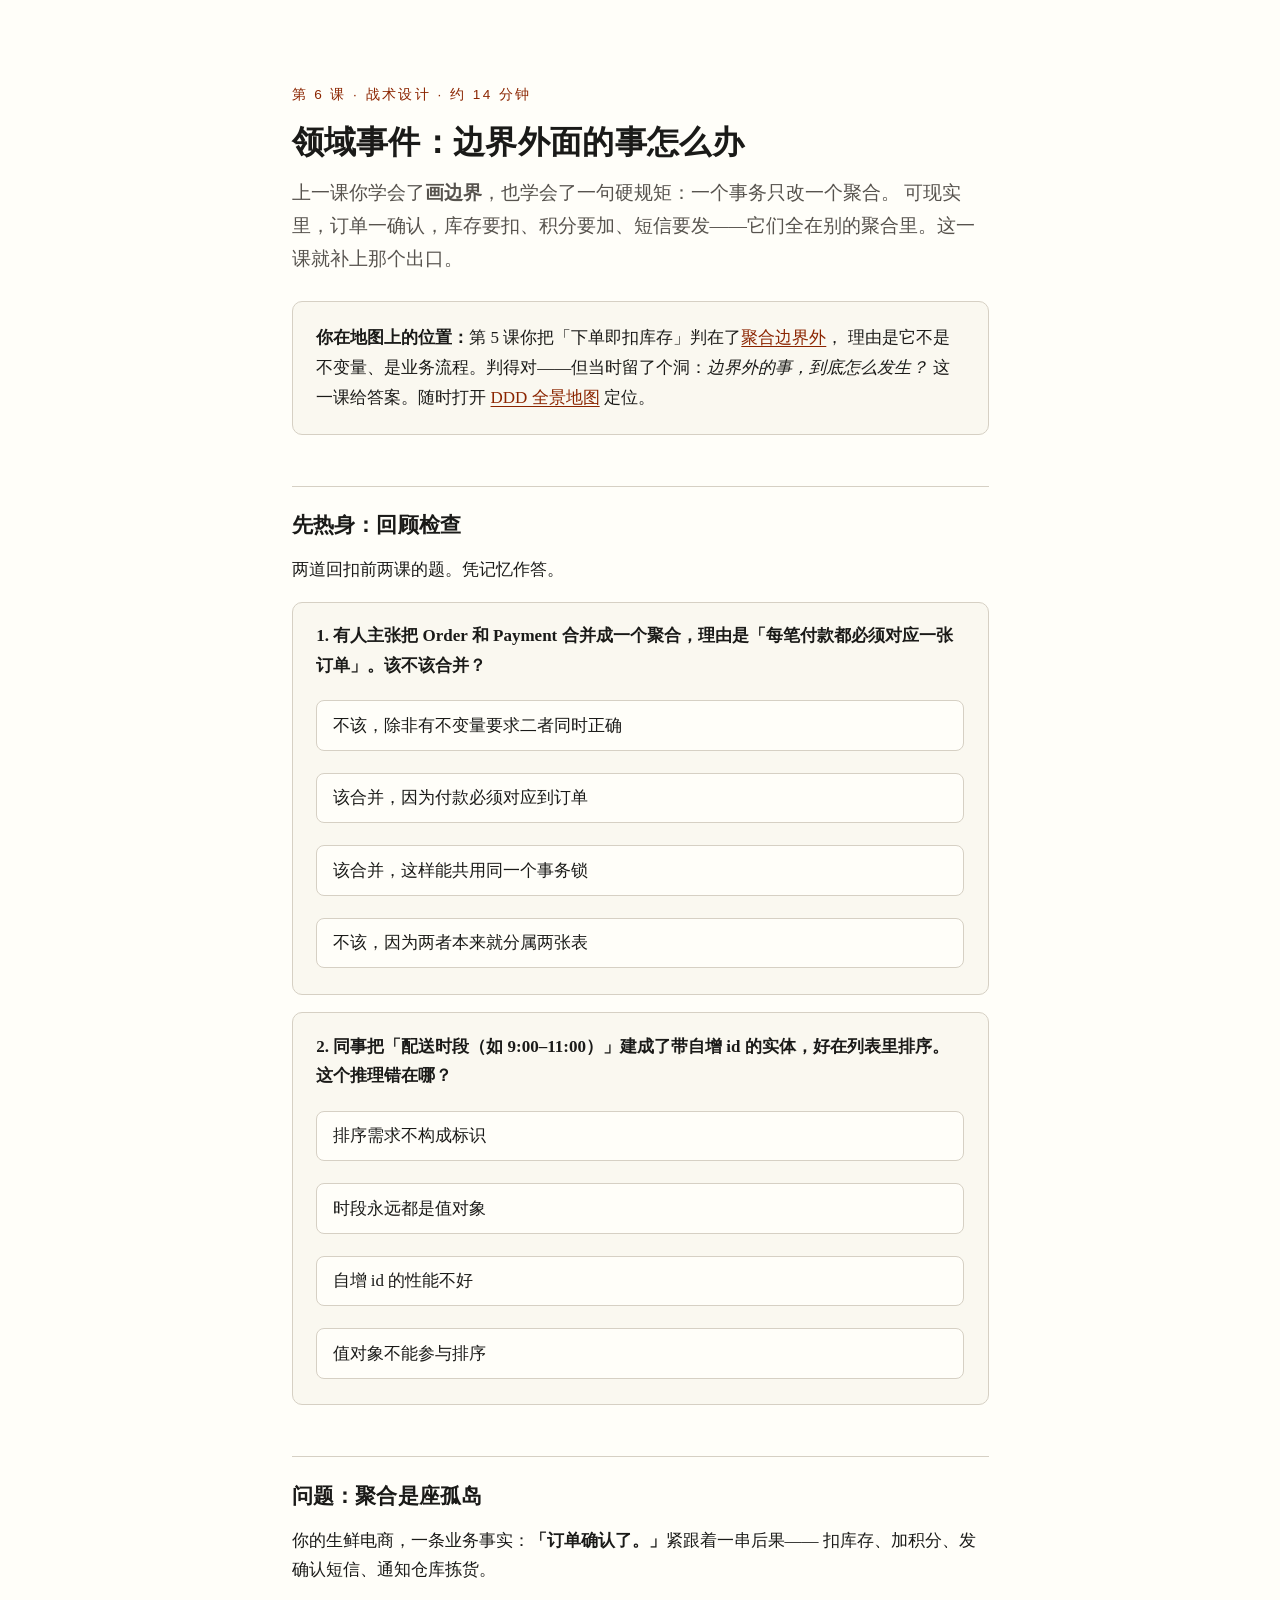
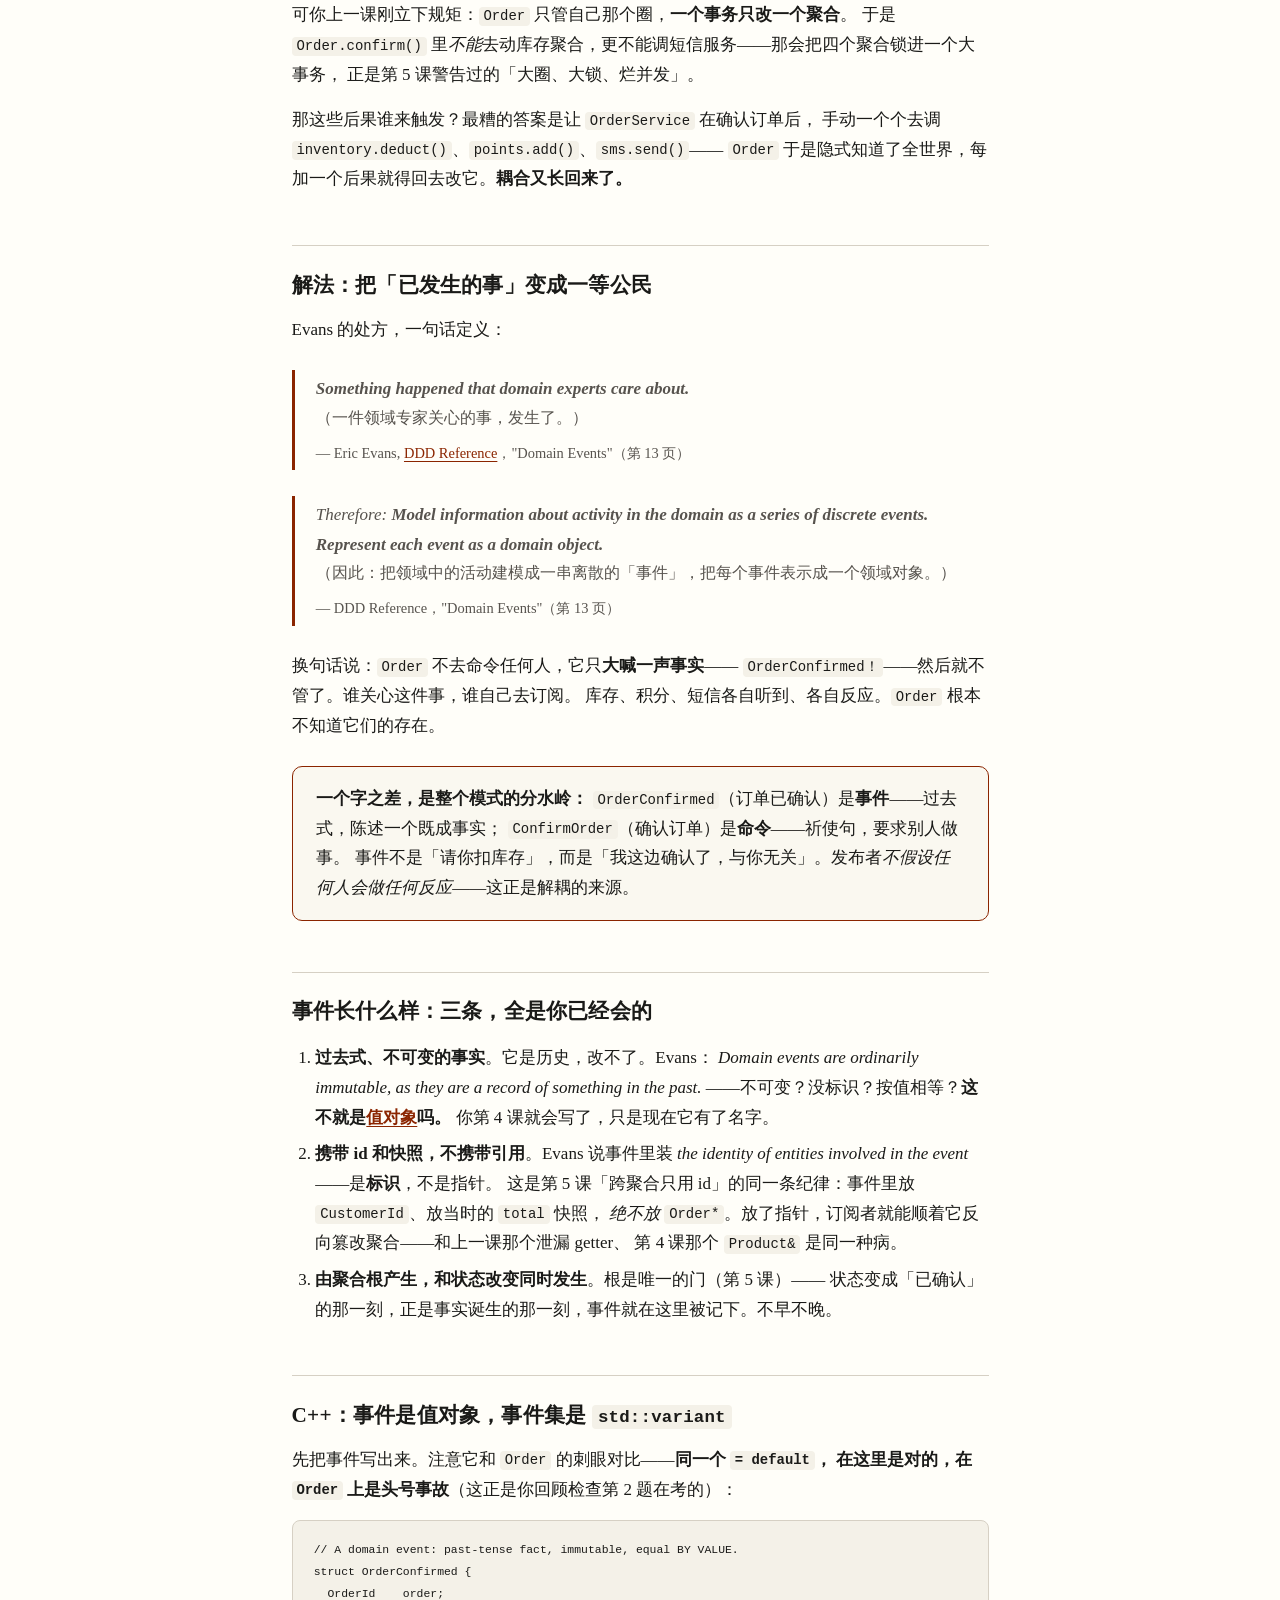
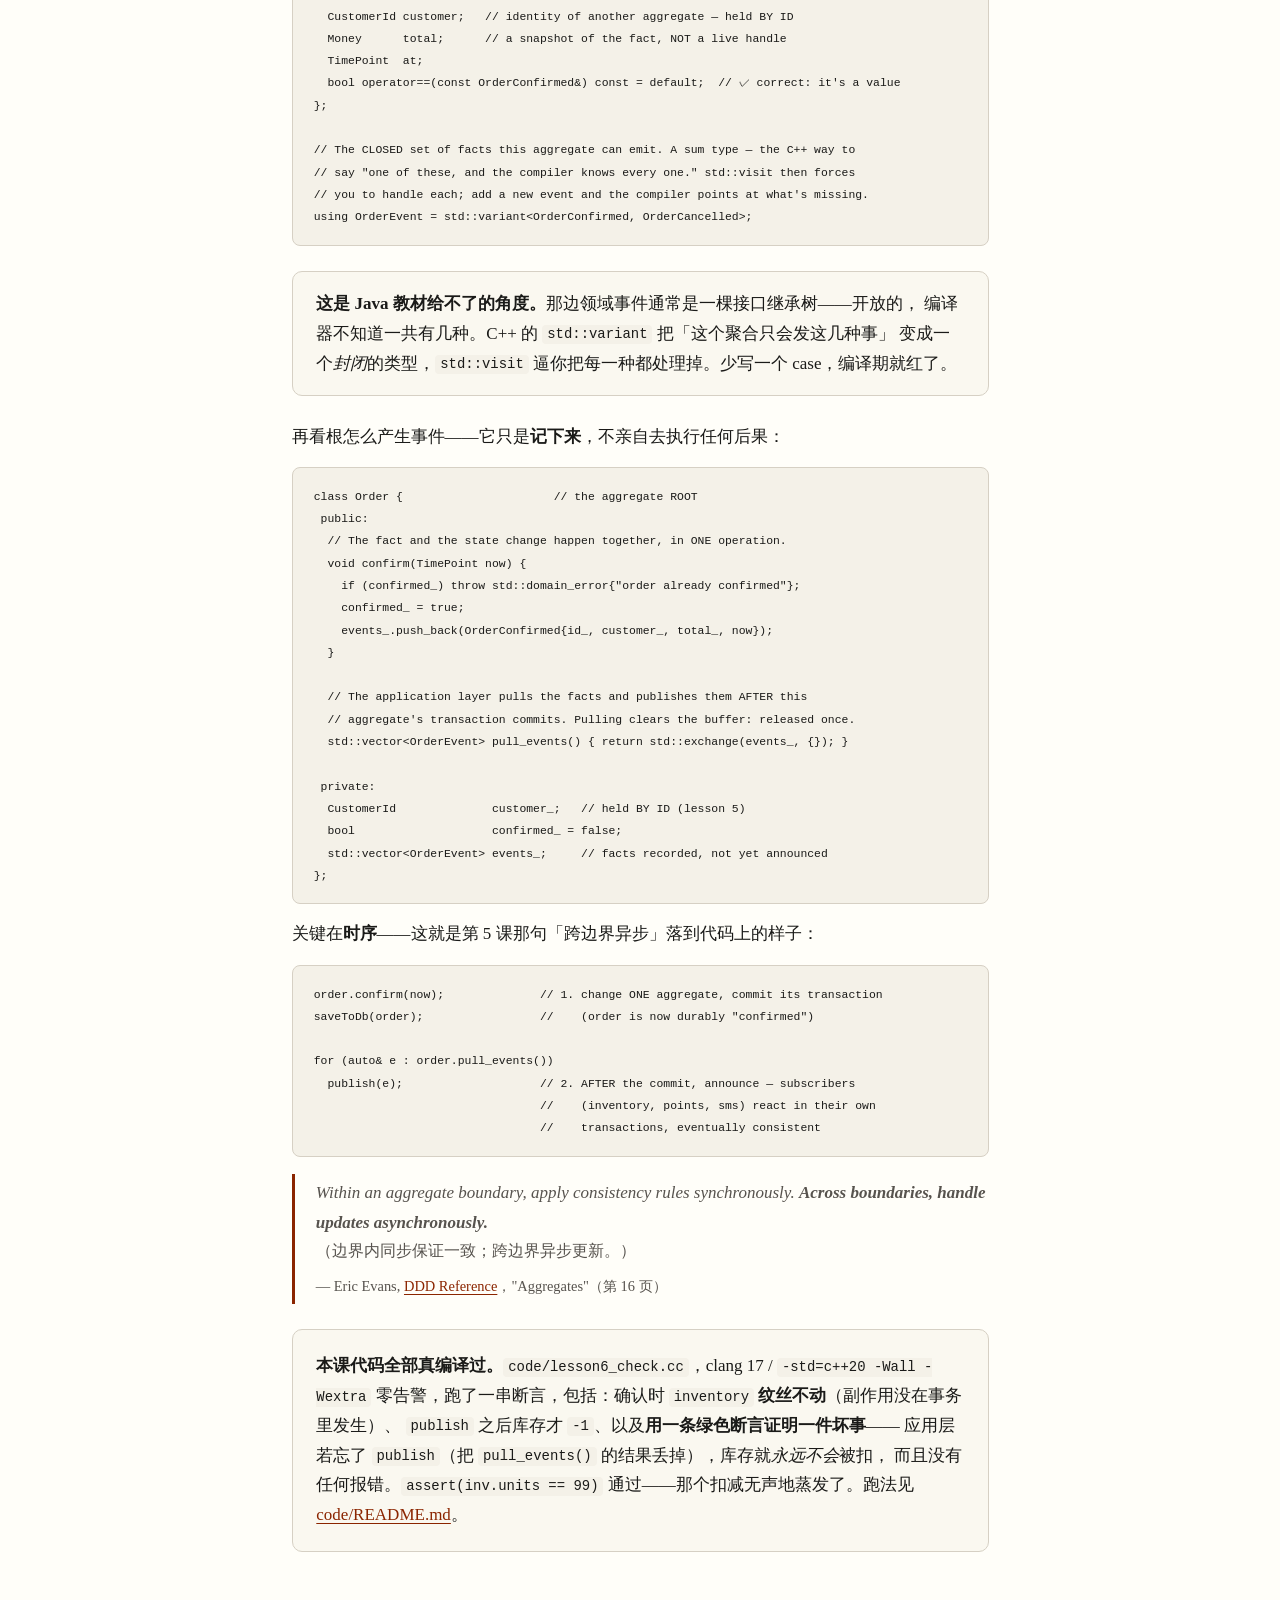
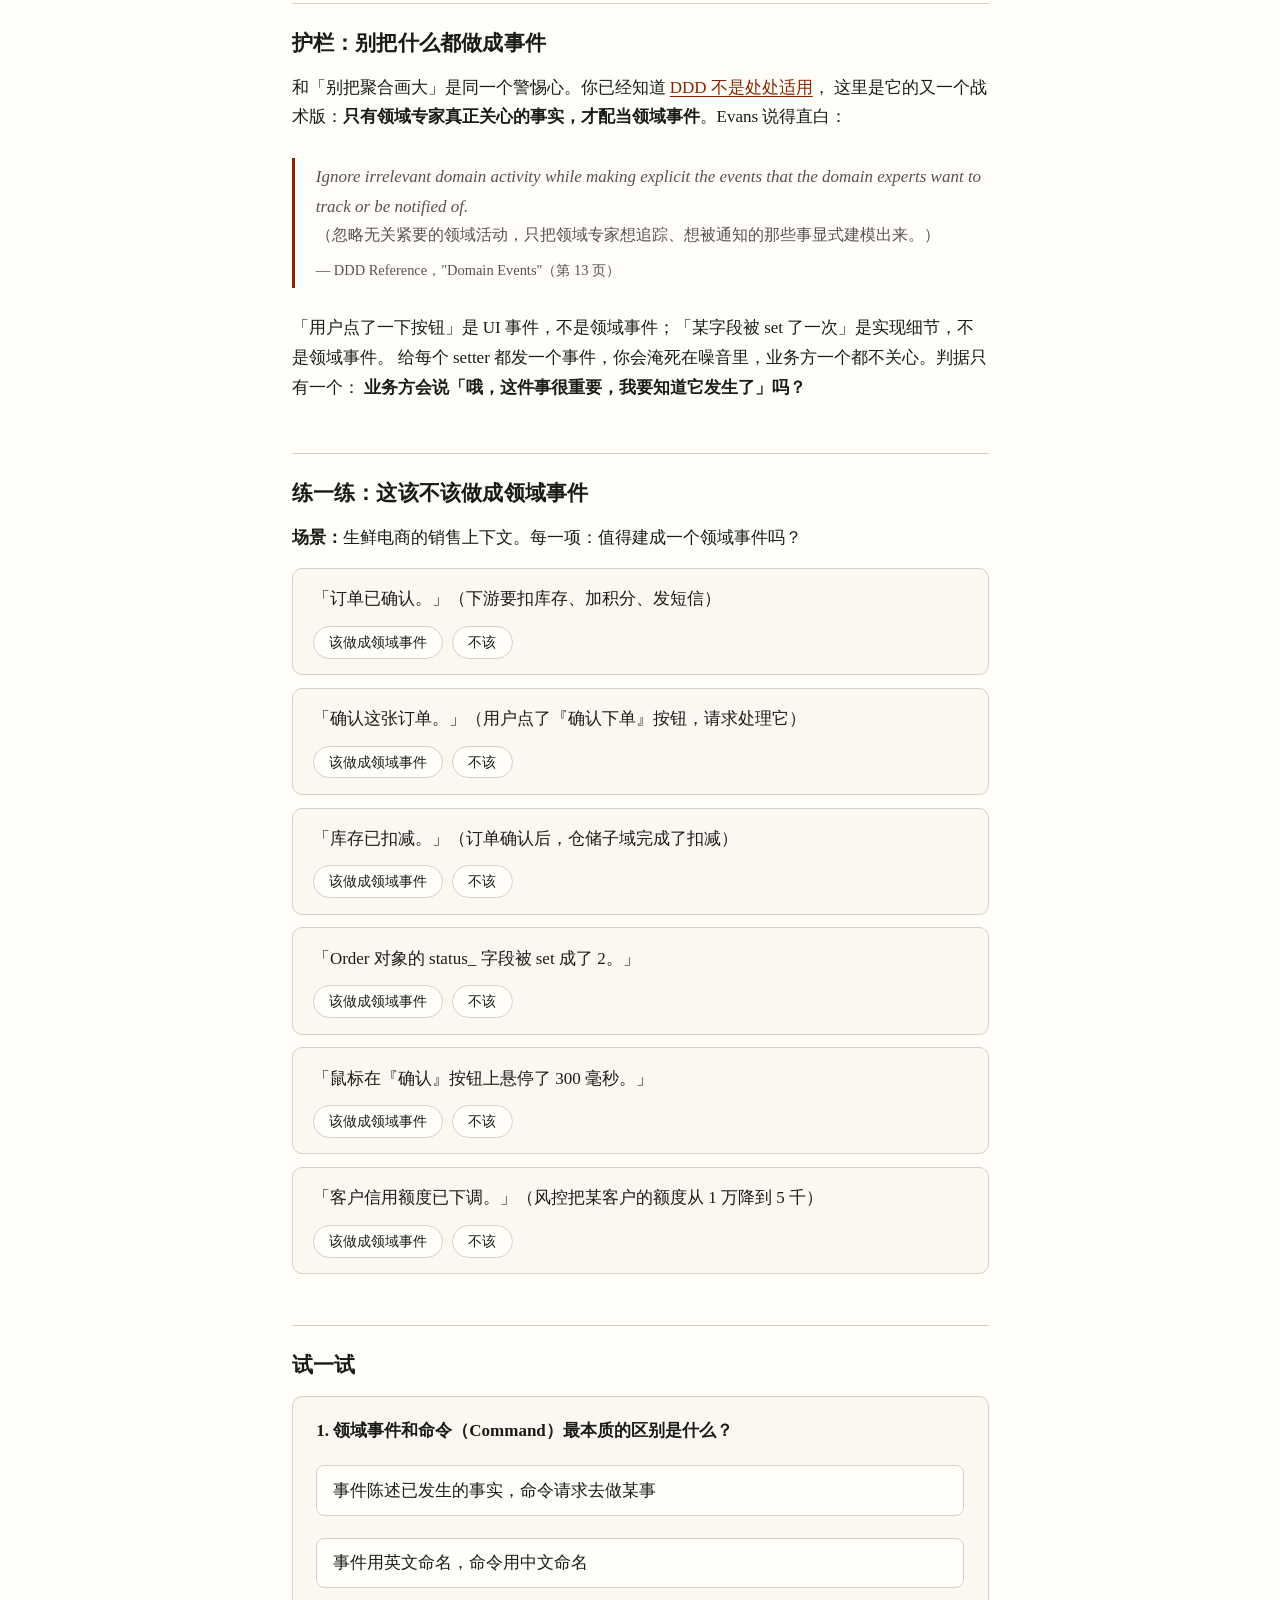
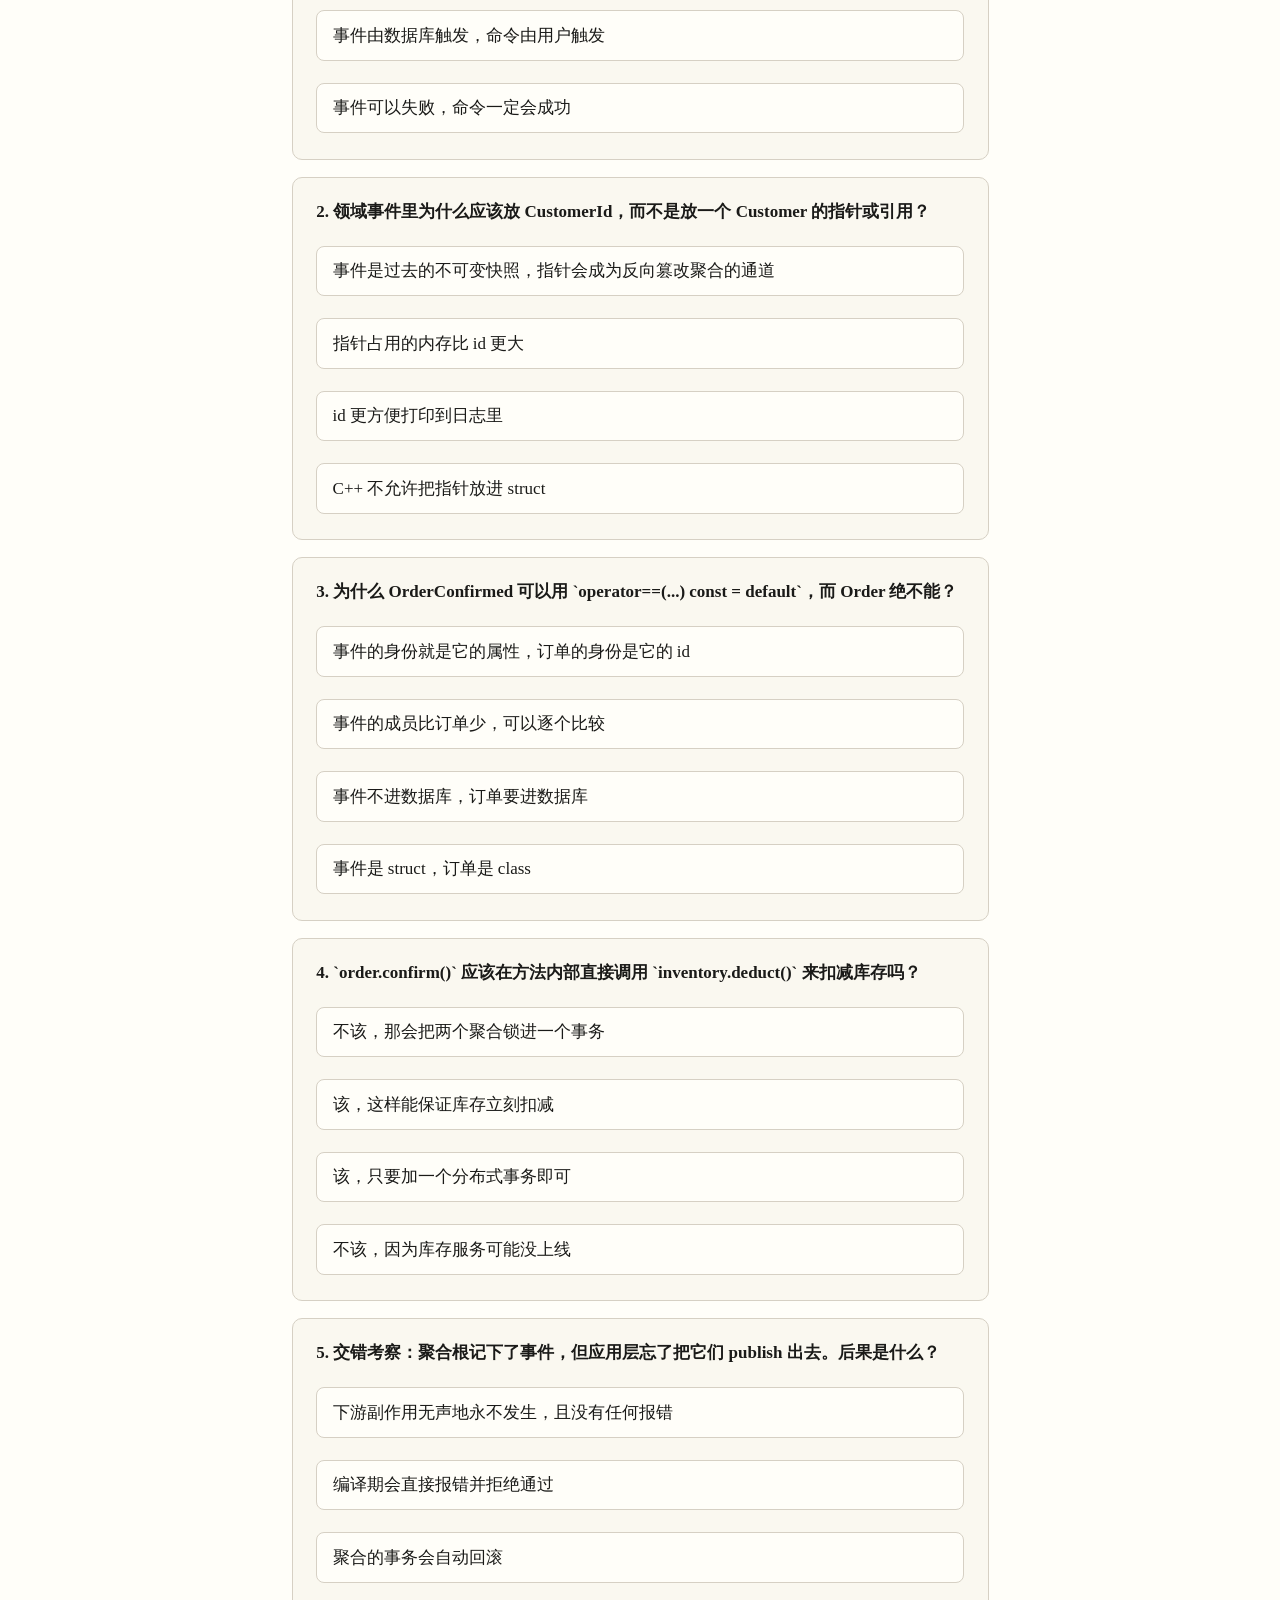
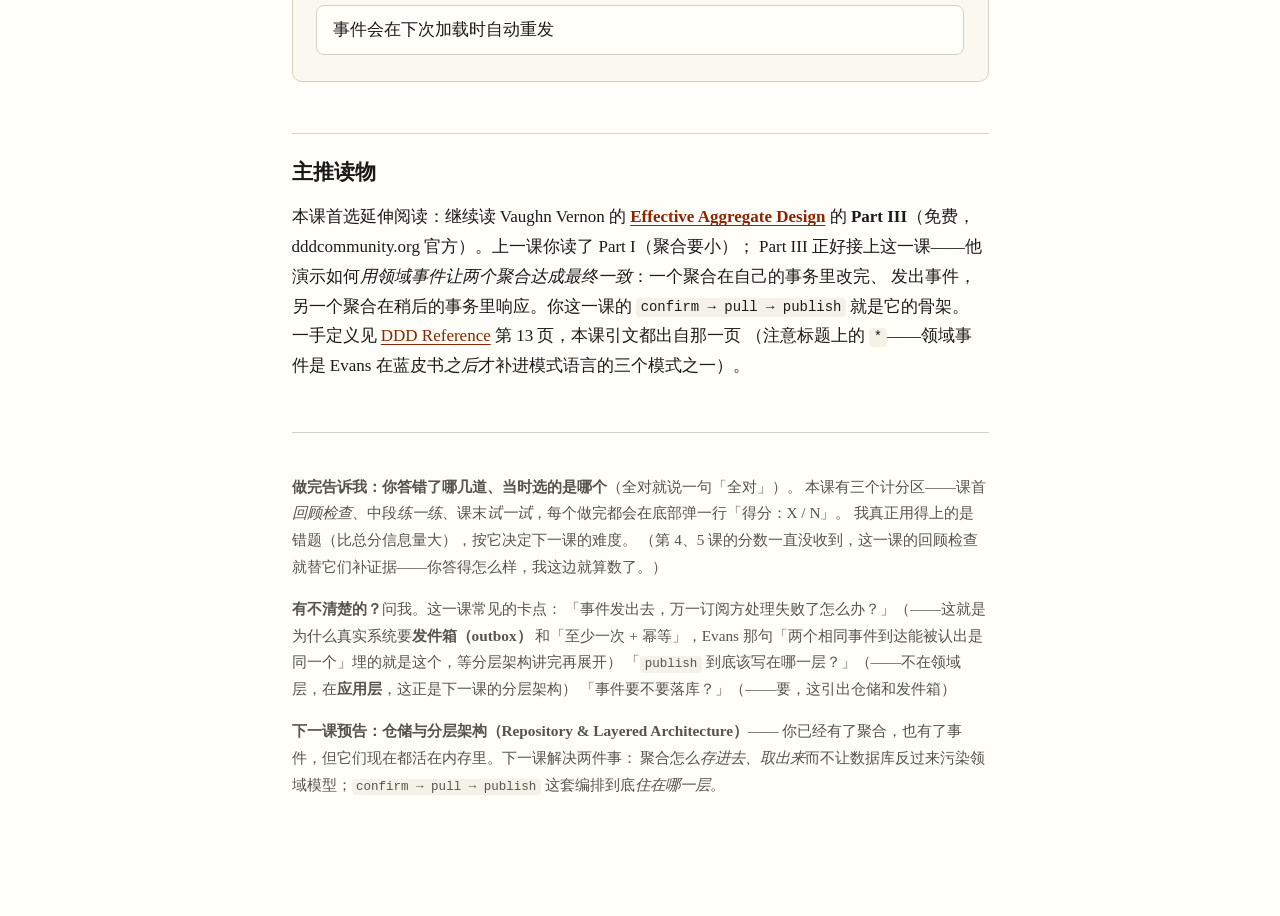
<file: lessons/0006-domain-event.html>
<!DOCTYPE html>
<html lang="zh-CN">
<head>
<meta charset="utf-8">
<meta name="viewport" content="width=device-width, initial-scale=1">
<title>第 6 课 · 领域事件：边界外面的事怎么办</title>
<link rel="stylesheet" href="../assets/course.css">
</head>
<body>
<article>
  <p class="kicker">第 6 课 · 战术设计 · 约 14 分钟</p>
  <h1>领域事件：边界外面的事怎么办</h1>
  <p class="lede">上一课你学会了<strong>画边界</strong>，也学会了一句硬规矩：一个事务只改一个聚合。
  可现实里，订单一确认，库存要扣、积分要加、短信要发——它们全在别的聚合里。这一课就补上那个出口。</p>

  <div class="card">
    <p><strong>你在地图上的位置：</strong>第 5 课你把「下单即扣库存」判在了<a href="0005-aggregate.html">聚合边界外</a>，
    理由是它不是不变量、是业务流程。判得对——但当时留了个洞：<em>边界外的事，到底怎么发生？</em>
    这一课给答案。随时打开 <a href="../reference/ddd-map.html">DDD 全景地图</a> 定位。</p>
  </div>

  <h2>先热身：回顾检查</h2>
  <p>两道回扣前两课的题。凭记忆作答。</p>
  <div id="review"></div>

  <h2>问题：聚合是座孤岛</h2>
  <p>你的生鲜电商，一条业务事实：<strong>「订单确认了。」</strong>紧跟着一串后果——
  扣库存、加积分、发确认短信、通知仓库拣货。</p>
  <p>可你上一课刚立下规矩：<code>Order</code> 只管自己那个圈，<strong>一个事务只改一个聚合</strong>。
  于是 <code>Order.confirm()</code> 里<em>不能</em>去动库存聚合，更不能调短信服务——那会把四个聚合锁进一个大事务，
  正是第 5 课警告过的「大圈、大锁、烂并发」。</p>
  <p>那这些后果谁来触发？最糟的答案是让 <code>OrderService</code> 在确认订单后，
  手动一个个去调 <code>inventory.deduct()</code>、<code>points.add()</code>、<code>sms.send()</code>——
  <code>Order</code> 于是隐式知道了全世界，每加一个后果就得回去改它。<strong>耦合又长回来了。</strong></p>

  <h2>解法：把「已发生的事」变成一等公民</h2>
  <p>Evans 的处方，一句话定义：</p>
  <blockquote>
    <strong>Something happened that domain experts care about.</strong>
    <span class="zh">（一件领域专家关心的事，发生了。）</span>
    <cite>— Eric Evans, <a href="../reference/DDD_Reference_2015-03.pdf">DDD Reference</a>，"Domain Events"（第 13 页）</cite>
  </blockquote>
  <blockquote>
    Therefore: <strong>Model information about activity in the domain as a series of discrete events.
    Represent each event as a domain object.</strong>
    <span class="zh">（因此：把领域中的活动建模成一串离散的「事件」，把每个事件表示成一个领域对象。）</span>
    <cite>— DDD Reference，"Domain Events"（第 13 页）</cite>
  </blockquote>

  <p>换句话说：<code>Order</code> 不去命令任何人，它只<strong>大喊一声事实</strong>——
  <code>OrderConfirmed！</code>——然后就不管了。谁关心这件事，谁自己去订阅。
  库存、积分、短信各自听到、各自反应。<code>Order</code> 根本不知道它们的存在。</p>

  <div class="card" style="border-color:var(--accent)">
    <p style="margin:0"><strong>一个字之差，是整个模式的分水岭：</strong>
    <code>OrderConfirmed</code>（订单已确认）是<strong>事件</strong>——过去式，陈述一个既成事实；
    <code>ConfirmOrder</code>（确认订单）是<strong>命令</strong>——祈使句，要求别人做事。
    事件不是「请你扣库存」，而是「我这边确认了，与你无关」。发布者<em>不假设任何人会做任何反应</em>——这正是解耦的来源。</p>
  </div>

  <h2>事件长什么样：三条，全是你已经会的</h2>
  <ol>
    <li><strong>过去式、不可变的事实</strong>。它是历史，改不了。Evans：
    <em>Domain events are ordinarily immutable, as they are a record of something in the past.</em>
    ——不可变？没标识？按值相等？<strong>这不就是<a href="0004-entity-vs-value-object.html">值对象</a>吗。</strong>
    你第 4 课就会写了，只是现在它有了名字。</li>
    <li><strong>携带 id 和快照，不携带引用</strong>。Evans 说事件里装
    <em>the identity of entities involved in the event</em>——是<strong>标识</strong>，不是指针。
    这是第 5 课「跨聚合只用 id」的同一条纪律：事件里放 <code>CustomerId</code>、放当时的 <code>total</code> 快照，
    <em>绝不放</em> <code>Order*</code>。放了指针，订阅者就能顺着它反向篡改聚合——和上一课那个泄漏 getter、
    第 4 课那个 <code>Product&amp;</code> 是同一种病。</li>
    <li><strong>由聚合根产生，和状态改变同时发生</strong>。根是唯一的门（第 5 课）——
    状态变成「已确认」的那一刻，正是事实诞生的那一刻，事件就在这里被记下。不早不晚。</li>
  </ol>

  <h2>C++：事件是值对象，事件集是 <code>std::variant</code></h2>
  <p>先把事件写出来。注意它和 <code>Order</code> 的刺眼对比——<strong>同一个 <code>= default</code>，
  在这里是对的，在 <code>Order</code> 上是头号事故</strong>（这正是你回顾检查第 2 题在考的）：</p>

  <pre><code>// A domain event: past-tense fact, immutable, equal BY VALUE.
struct OrderConfirmed {
  OrderId    order;
  CustomerId customer;   // identity of another aggregate — held BY ID
  Money      total;      // a snapshot of the fact, NOT a live handle
  TimePoint  at;
  bool operator==(const OrderConfirmed&amp;) const = default;  // ✓ correct: it's a value
};

// The CLOSED set of facts this aggregate can emit. A sum type — the C++ way to
// say "one of these, and the compiler knows every one." std::visit then forces
// you to handle each; add a new event and the compiler points at what's missing.
using OrderEvent = std::variant&lt;OrderConfirmed, OrderCancelled&gt;;</code></pre>

  <div class="card">
    <p style="margin:0"><strong>这是 Java 教材给不了的角度。</strong>那边领域事件通常是一棵接口继承树——开放的，
    编译器不知道一共有几种。C++ 的 <code>std::variant</code> 把「这个聚合只会发这几种事」
    变成一个<em>封闭</em>的类型，<code>std::visit</code> 逼你把每一种都处理掉。少写一个 case，编译期就红了。</p>
  </div>

  <p>再看根怎么产生事件——它只是<strong>记下来</strong>，不亲自去执行任何后果：</p>
  <pre><code>class Order {                      // the aggregate ROOT
 public:
  // The fact and the state change happen together, in ONE operation.
  void confirm(TimePoint now) {
    if (confirmed_) throw std::domain_error{"order already confirmed"};
    confirmed_ = true;
    events_.push_back(OrderConfirmed{id_, customer_, total_, now});
  }

  // The application layer pulls the facts and publishes them AFTER this
  // aggregate's transaction commits. Pulling clears the buffer: released once.
  std::vector&lt;OrderEvent&gt; pull_events() { return std::exchange(events_, {}); }

 private:
  CustomerId              customer_;   // held BY ID (lesson 5)
  bool                    confirmed_ = false;
  std::vector&lt;OrderEvent&gt; events_;     // facts recorded, not yet announced
};</code></pre>

  <p>关键在<strong>时序</strong>——这就是第 5 课那句「跨边界异步」落到代码上的样子：</p>
  <pre><code>order.confirm(now);              // 1. change ONE aggregate, commit its transaction
saveToDb(order);                 //    (order is now durably "confirmed")

for (auto&amp; e : order.pull_events())
  publish(e);                    // 2. AFTER the commit, announce — subscribers
                                 //    (inventory, points, sms) react in their own
                                 //    transactions, eventually consistent</code></pre>

  <blockquote style="margin-top:1rem">
    Within an aggregate boundary, apply consistency rules synchronously.
    <strong>Across boundaries, handle updates asynchronously.</strong>
    <span class="zh">（边界内同步保证一致；跨边界异步更新。）</span>
    <cite>— Eric Evans, <a href="../reference/DDD_Reference_2015-03.pdf">DDD Reference</a>，"Aggregates"（第 16 页）</cite>
  </blockquote>

  <div class="card">
    <p><strong>本课代码全部真编译过。</strong><code>code/lesson6_check.cc</code>，clang 17 / <code>-std=c++20 -Wall -Wextra</code>
    零告警，跑了一串断言，包括：确认时 <code>inventory</code> <strong>纹丝不动</strong>（副作用没在事务里发生）、
    <code>publish</code> 之后库存才 <code>-1</code>、以及<strong>用一条绿色断言证明一件坏事</strong>——
    应用层若忘了 <code>publish</code>（把 <code>pull_events()</code> 的结果丢掉），库存就<em>永远不会</em>被扣，
    而且没有任何报错。<code>assert(inv.units == 99)</code> 通过——那个扣减无声地蒸发了。跑法见 <a href="../code/README.md">code/README.md</a>。</p>
  </div>

  <h2>护栏：别把什么都做成事件</h2>
  <p>和「别把聚合画大」是同一个警惕心。你已经知道 <a href="0003-subdomains.html">DDD 不是处处适用</a>，
  这里是它的又一个战术版：<strong>只有领域专家真正关心的事实，才配当领域事件</strong>。Evans 说得直白：</p>
  <blockquote>
    Ignore irrelevant domain activity while making explicit the events that the domain experts
    want to track or be notified of.
    <span class="zh">（忽略无关紧要的领域活动，只把领域专家想追踪、想被通知的那些事显式建模出来。）</span>
    <cite>— DDD Reference，"Domain Events"（第 13 页）</cite>
  </blockquote>
  <p>「用户点了一下按钮」是 UI 事件，不是领域事件；「某字段被 set 了一次」是实现细节，不是领域事件。
  给每个 setter 都发一个事件，你会淹死在噪音里，业务方一个都不关心。判据只有一个：
  <strong>业务方会说「哦，这件事很重要，我要知道它发生了」吗？</strong></p>

  <h2>练一练：这该不该做成领域事件</h2>
  <p><strong>场景：</strong>生鲜电商的销售上下文。每一项：值得建成一个领域事件吗？</p>
  <div id="sort"></div>

  <h2>试一试</h2>
  <div id="quiz"></div>

  <h2>主推读物</h2>
  <p>本课首选延伸阅读：继续读 Vaughn Vernon 的
  <a href="https://www.dddcommunity.org/library/vernon_2011/"><strong>Effective Aggregate Design</strong></a> 的
  <strong>Part III</strong>（免费，dddcommunity.org 官方）。上一课你读了 Part I（聚合要小）；
  Part III 正好接上这一课——他演示如何<em>用领域事件让两个聚合达成最终一致</em>：一个聚合在自己的事务里改完、
  发出事件，另一个聚合在稍后的事务里响应。你这一课的 <code>confirm → pull → publish</code> 就是它的骨架。
  一手定义见 <a href="../reference/DDD_Reference_2015-03.pdf">DDD Reference</a> 第 13 页，本课引文都出自那一页
  （注意标题上的 <code>*</code>——领域事件是 Evans 在蓝皮书<em>之后</em>才补进模式语言的三个模式之一）。</p>

  <footer class="lesson-footer">
    <p><strong>做完告诉我：你答错了哪几道、当时选的是哪个</strong>（全对就说一句「全对」）。
    本课有三个计分区——课首<em>回顾检查</em>、中段<em>练一练</em>、课末<em>试一试</em>，每个做完都会在底部弹一行「得分：X / N」。
    我真正用得上的是错题（比总分信息量大），按它决定下一课的难度。
    （第 4、5 课的分数一直没收到，这一课的回顾检查就替它们补证据——你答得怎么样，我这边就算数了。）</p>
    <p><strong>有不清楚的？</strong>问我。这一课常见的卡点：
    「事件发出去，万一订阅方处理失败了怎么办？」（——这就是为什么真实系统要<strong>发件箱（outbox）</strong>
    和「至少一次 + 幂等」，Evans 那句「两个相同事件到达能被认出是同一个」埋的就是这个，等分层架构讲完再展开）
    「<code>publish</code> 到底该写在哪一层？」（——不在领域层，在<strong>应用层</strong>，这正是下一课的分层架构）
    「事件要不要落库？」（——要，这引出仓储和发件箱）</p>
    <p><strong>下一课预告：仓储与分层架构（Repository &amp; Layered Architecture）</strong>——
    你已经有了聚合，也有了事件，但它们现在都活在内存里。下一课解决两件事：
    聚合怎么<em>存进去、取出来</em>而不让数据库反过来污染领域模型；<code>confirm → pull → publish</code>
    这套编排到底<em>住在哪一层</em>。</p>
  </footer>
</article>

<script src="../assets/categorize.js"></script>
<script src="../assets/quiz.js"></script>
<script>
renderQuiz(document.getElementById("review"), [
  {
    stem: "有人主张把 Order 和 Payment 合并成一个聚合，理由是「每笔付款都必须对应一张订单」。该不该合并？",
    options: [
      "不该，除非有不变量要求二者同时正确",
      "该合并，因为付款必须对应到订单",
      "该合并，这样能共用同一个事务锁",
      "不该，因为两者本来就分属两张表"
    ],
    answer: 0,
    explain: "「必须对应」只是一条引用关系，用 OrderId 就能表达，不构成把它们捆进一个事务的理由。边界由不变量决定——要有一条规则要求它们「同时」正确，才画一个圈。选项 B、C 正是第 5 课警告的「为关联付事务和锁的钱」；D 又把因果倒过来了（是模型决定存储，不是表决定聚合）。这一课你会看到：付款完成后要通知订单，靠的不是合并，而是一个 PaymentReceived 事件。"
  },
  {
    stem: "同事把「配送时段（如 9:00–11:00）」建成了带自增 id 的实体，好在列表里排序。这个推理错在哪？",
    options: [
      "排序需求不构成标识",
      "时段永远都是值对象",
      "自增 id 的性能不好",
      "值对象不能参与排序"
    ],
    answer: 0,
    explain: "「我要拿它排序」是展示和检索的需求，不是「两个起止完全相同的时段是两个不同东西」的理由。判据永远是那一问：属性全相同的两个，是不是一回事？9:00–11:00 和另一个 9:00–11:00 就是同一个时段——值对象。值对象照样能排序（给它 operator<=> 即可）。选项 B 也错：在排班上下文里，「周二上午这个具体班次」可以是实体。这就是第 4 课那道「查询需求 ≠ 标识」的同一个病。"
  }
], {
  perfect: "聚合和值对象都还在手上。可以进入事件了。",
  imperfect: "先回第 4、5 课扫一眼——这一课要站在它们上面。"
});

renderCategorize(document.getElementById("sort"), {
  perfect: "你已经会用「领域专家关心吗 + 是不是既成事实」来筛事件了。",
  imperfect: "看看答错那条——判据只有两个：这是不是一件已发生的事实？领域专家会想知道它吗？",
  buckets: ["该做成领域事件", "不该"],
  items: [
    {
      text: "「订单已确认。」（下游要扣库存、加积分、发短信）",
      bucket: 0,
      explain: "该。这是一件已发生、且一大堆下游都关心的领域事实——OrderConfirmed。它正是把「确认」这个动作和它的一串跨聚合后果解耦开的那个支点：Order 喊一声，谁关心谁订阅。"
    },
    {
      text: "「确认这张订单。」（用户点了『确认下单』按钮，请求处理它）",
      bucket: 1,
      explain: "不该——这是命令（Command），不是事件。一个字之差：ConfirmOrder 是祈使句，要求系统去做某事，可能失败、可能被拒；OrderConfirmed 是过去式，陈述已经做成的事实，改不了。命令进来、被聚合处理、成功后才产生事件。把两者混为一谈，是这一课最核心的分辨。"
    },
    {
      text: "「库存已扣减。」（订单确认后，仓储子域完成了扣减）",
      bucket: 0,
      explain: "该，InventoryDeducted。它是另一个聚合响应 OrderConfirmed 后产生的新事实，而它自己又可能触发下一环（比如低于安全库存就 LowStockRaised 通知采购）。领域事件天然串成链——这正是最终一致性推进业务流程的方式。"
    },
    {
      text: "「Order 对象的 status_ 字段被 set 成了 2。」",
      bucket: 1,
      explain: "不该。这是实现细节，不是领域事实——领域专家不关心某个字段被赋了什么值，他们关心「订单确认了」。给每个 setter 都发事件会淹没在噪音里。Evans：忽略无关紧要的领域活动，只显式建模领域专家想追踪的那些。事件要说业务的话（回扣第 1 课统一语言），不是说数据结构的话。"
    },
    {
      text: "「鼠标在『确认』按钮上悬停了 300 毫秒。」",
      bucket: 1,
      explain: "不该。这是 UI/系统事件，活在软件自己的世界里，不在领域里。Evans 明确把领域事件和「反映软件自身活动的系统事件」区分开。判据那一问在这里响亮地答『否』：没有任何领域专家会说「我要知道每次悬停」。"
    },
    {
      text: "「客户信用额度已下调。」（风控把某客户的额度从 1 万降到 5 千）",
      bucket: 0,
      explain: "该，CreditLimitLowered。这是领域专家（风控、销售）高度关心的既成事实，且有明确下游：进行中的订单可能要复核、客户要被通知。注意它发生在 Customer 聚合里，却被 Order 上下文关心——跨聚合的协作正是靠事件传递，而不是让 Order 伸手进 Customer。"
    }
  ]
});

renderQuiz(document.getElementById("quiz"), [
  {
    stem: "领域事件和命令（Command）最本质的区别是什么？",
    options: [
      "事件陈述已发生的事实，命令请求去做某事",
      "事件用英文命名，命令用中文命名",
      "事件由数据库触发，命令由用户触发",
      "事件可以失败，命令一定会成功"
    ],
    answer: 0,
    explain: "OrderConfirmed（过去式，既成事实，改不了）vs ConfirmOrder（祈使句，请求，可能被拒）。这个分辨是整课的核心。因为事件只陈述事实、不要求反应，发布者才敢对订阅者一无所知——解耦就来自这里。选项 D 恰好说反了：命令可能失败（校验不过就拒），事件是已经成功之后的产物。"
  },
  {
    stem: "领域事件里为什么应该放 CustomerId，而不是放一个 Customer 的指针或引用？",
    options: [
      "事件是过去的不可变快照，指针会成为反向篡改聚合的通道",
      "指针占用的内存比 id 更大",
      "id 更方便打印到日志里",
      "C++ 不允许把指针放进 struct"
    ],
    answer: 0,
    explain: "事件是「某时刻的事实快照」，不是回到聚合的活handle。放指针，订阅者就能顺着它反向修改聚合，绕过根——和第 5 课那个泄漏 getter、第 4 课那个 Product& 是同一种病。Evans 说事件携带的是 the identity of entities involved：标识，不是引用。附带红利还是老几样：不用 include Customer 的头、没有生命周期纠缠、跨进程也能序列化。"
  },
  {
    stem: "为什么 OrderConfirmed 可以用 `operator==(...) const = default`，而 Order 绝不能？",
    options: [
      "事件的身份就是它的属性，订单的身份是它的 id",
      "事件的成员比订单少，可以逐个比较",
      "事件不进数据库，订单要进数据库",
      "事件是 struct，订单是 class"
    ],
    answer: 0,
    explain: "同一个 C++ 特性，两个相反答案——分野不在语法，在「什么叫同一个」。领域事件是值对象：身份就是属性本身，逐成员比较正是对的。Order 是实体：身份是 id，逐成员比较会把两张内容相同的不同订单判成一张。这是第 4、5 课那条主线的第三次出现：值 = 按属性相等，实体 = 按 id 相等。选项 D 是干扰——struct/class 只差默认访问权限，和这个判断毫无关系。"
  },
  {
    stem: "`order.confirm()` 应该在方法内部直接调用 `inventory.deduct()` 来扣减库存吗？",
    options: [
      "不该，那会把两个聚合锁进一个事务",
      "该，这样能保证库存立刻扣减",
      "该，只要加一个分布式事务即可",
      "不该，因为库存服务可能没上线"
    ],
    answer: 0,
    explain: "一个事务只改一个聚合（第 5 课）。confirm 只改 Order、记下 OrderConfirmed 事件，然后返回;库存的扣减由订阅者在 confirm 的事务提交之后、于自己的事务里完成——最终一致。选项 B/C 正是第 5 课批过的「大圈大锁烂并发」，热门商品当场把系统锁死。本课验证代码专门断言了：confirm 时库存纹丝不动，publish 之后才 -1。"
  },
  {
    stem: "交错考察：聚合根记下了事件，但应用层忘了把它们 publish 出去。后果是什么？",
    options: [
      "下游副作用无声地永不发生，且没有任何报错",
      "编译期会直接报错并拒绝通过",
      "聚合的事务会自动回滚",
      "事件会在下次加载时自动重发"
    ],
    answer: 0,
    explain: "事件只是被记进 events_、又被 pull 出来丢掉，库存的扣减就此蒸发，而编译器和运行时全程沉默——本课用一条绿色的 assert(inv.units == 99) 证明了这件坏事真会发生。这正是为什么真实系统不能靠「记得手动 publish」，而要把事件和聚合状态在同一个事务里落库（发件箱 outbox），再由后台可靠地投递。选项 D 说的是「有了 outbox 之后」才成立的性质——现在还没有，所以副作用是真的丢了。"
  }
]);
</script>
</body>
</html>
</file>
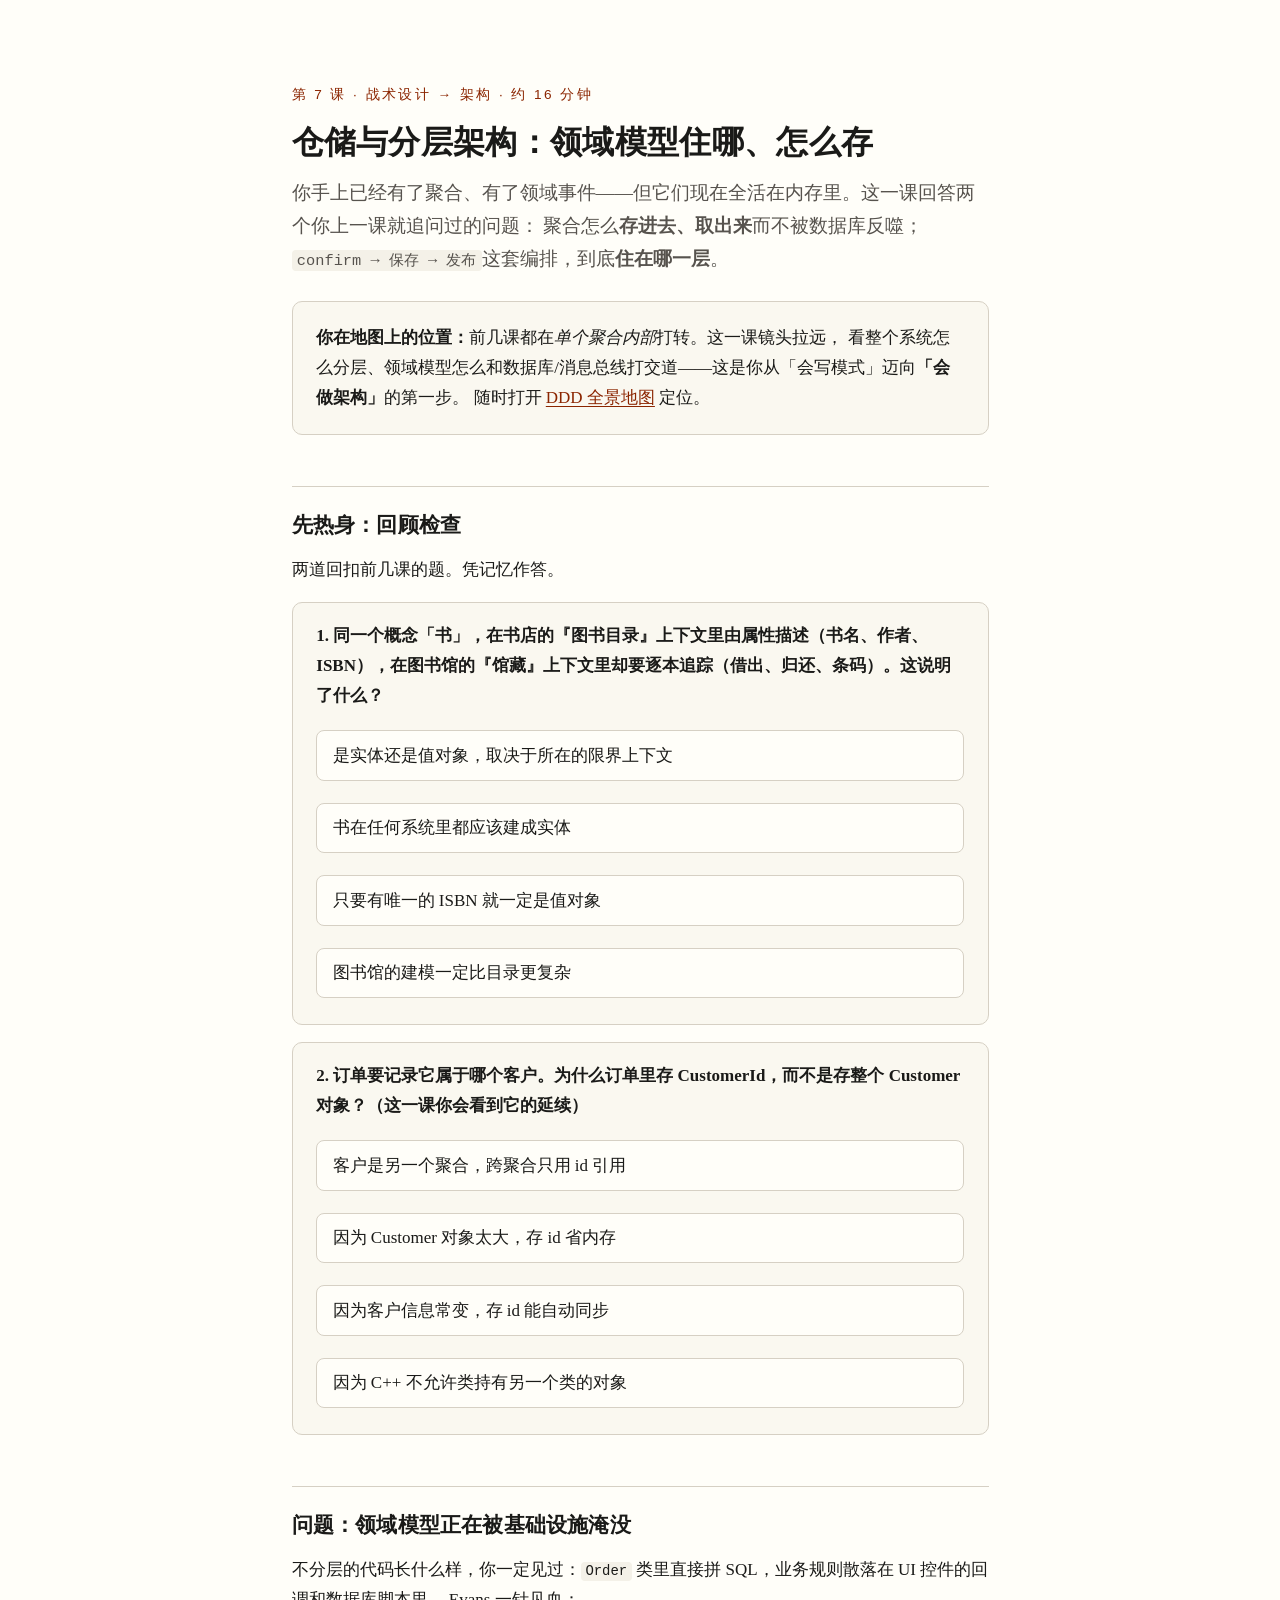
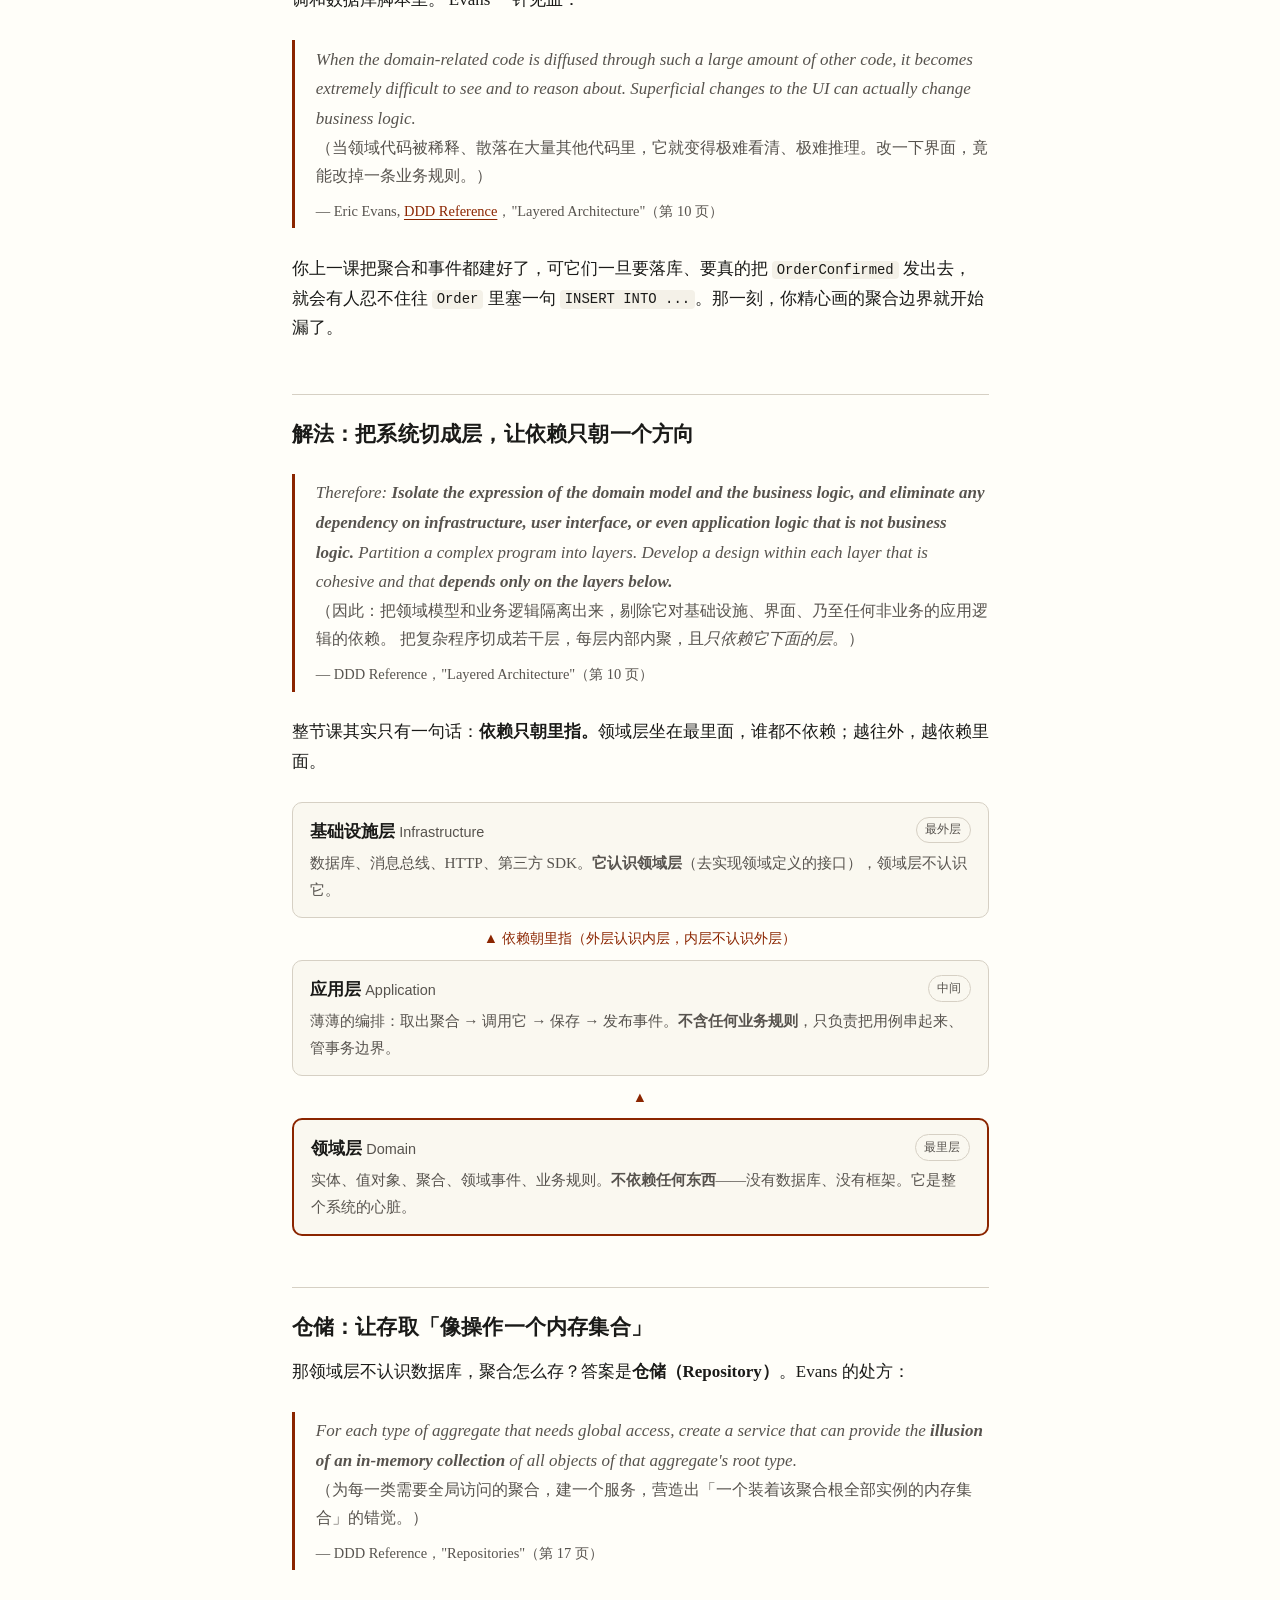
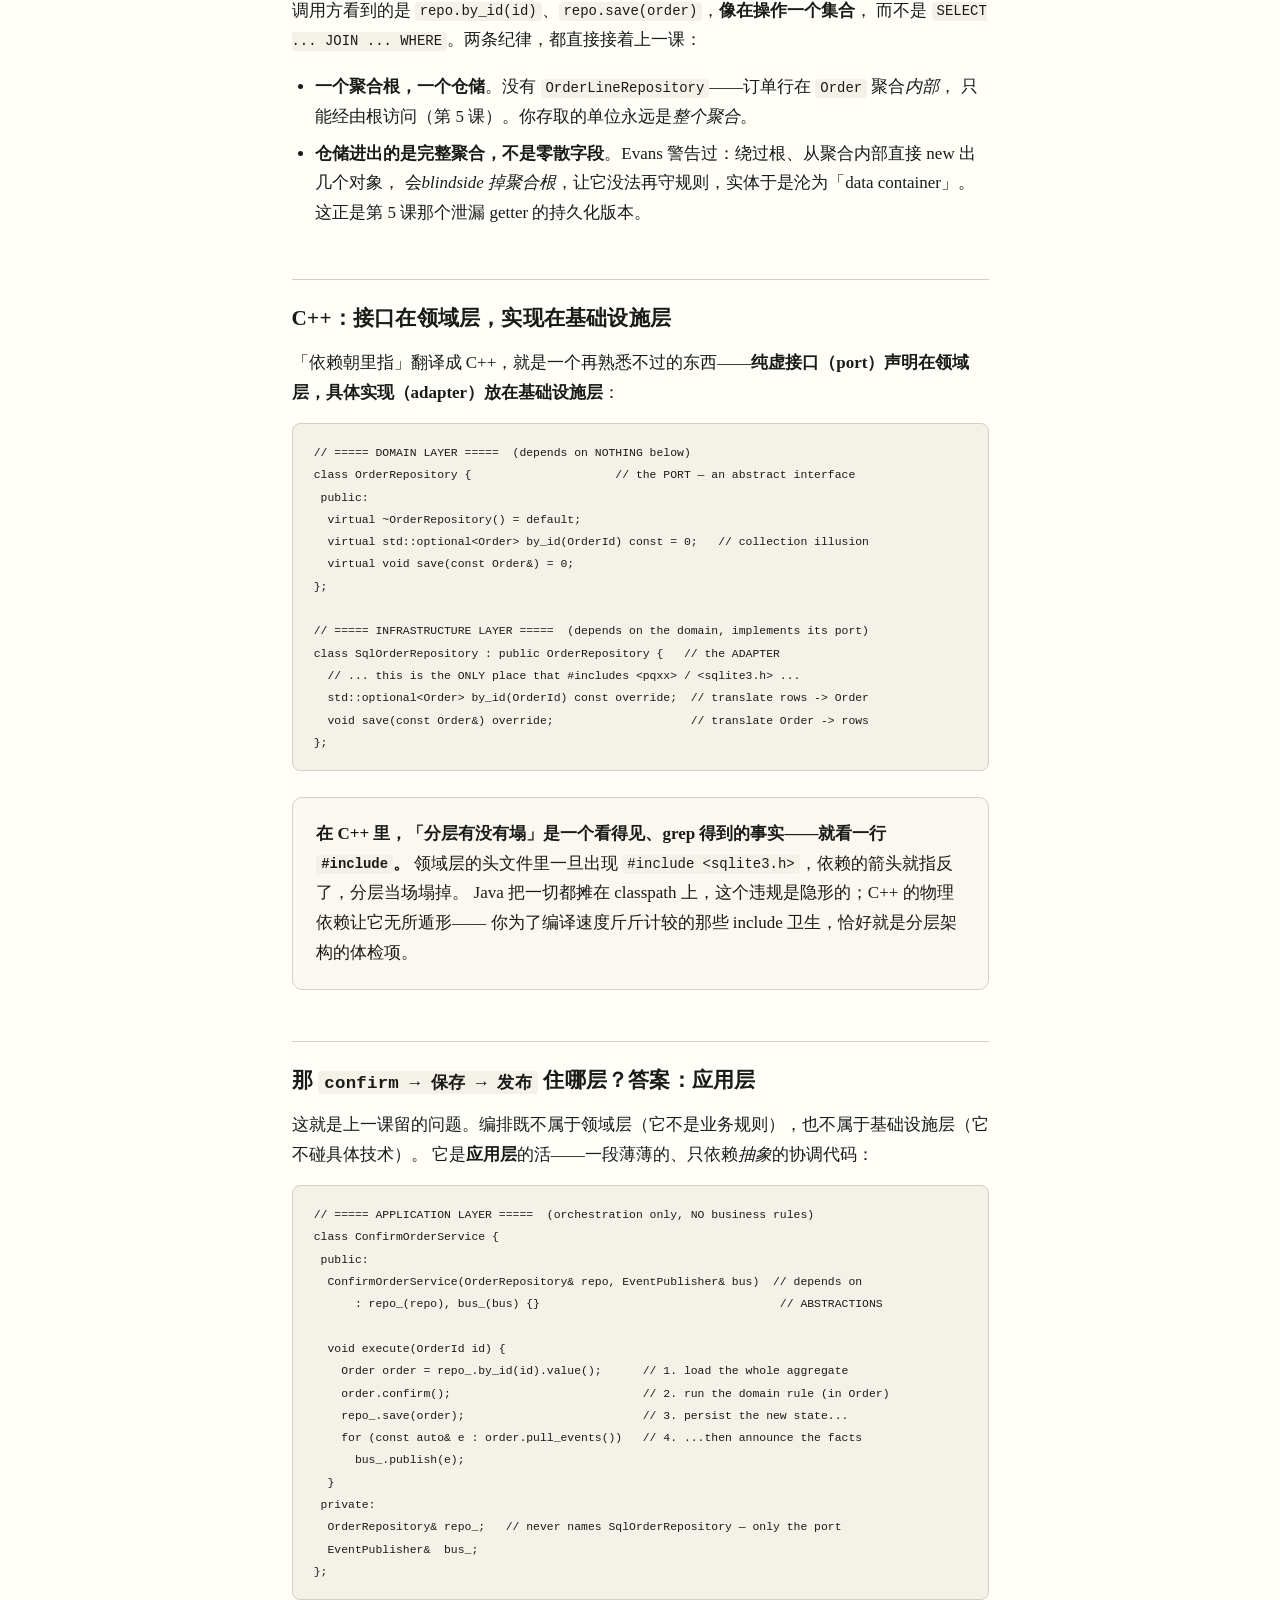
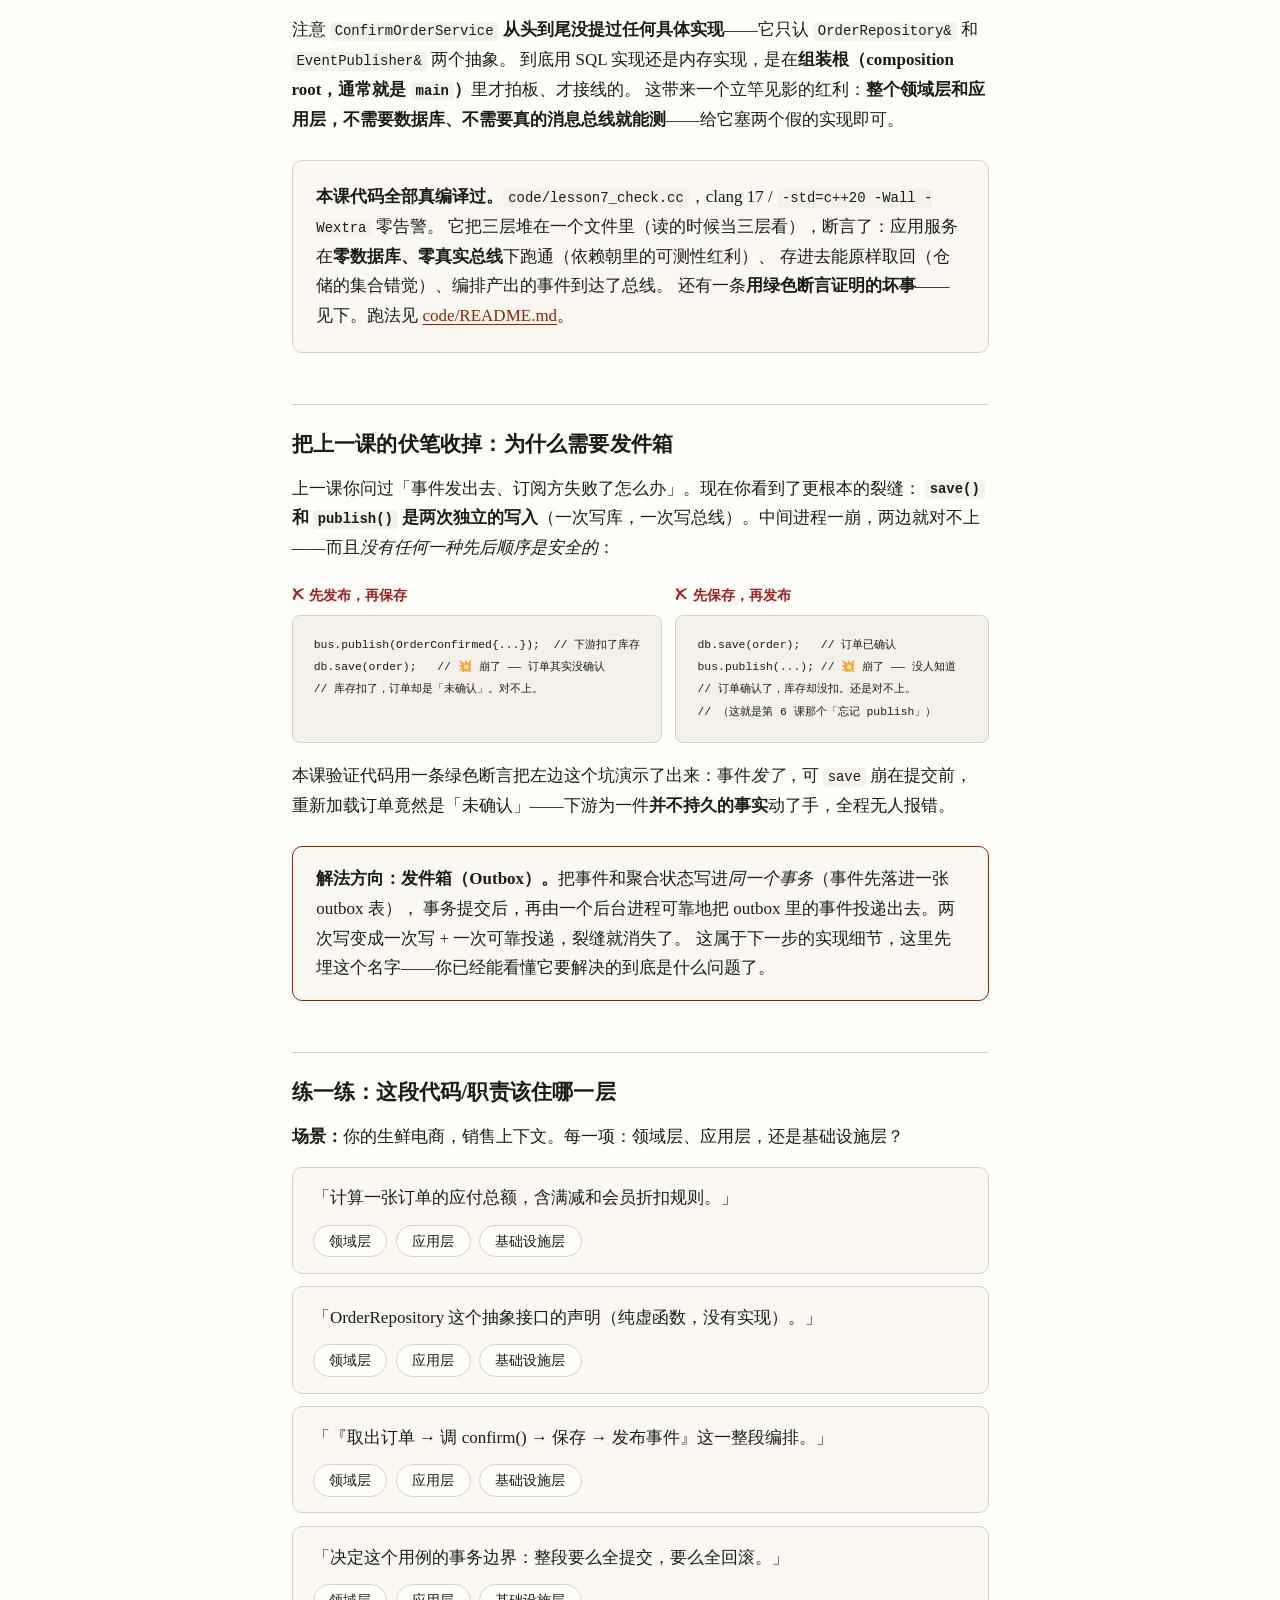
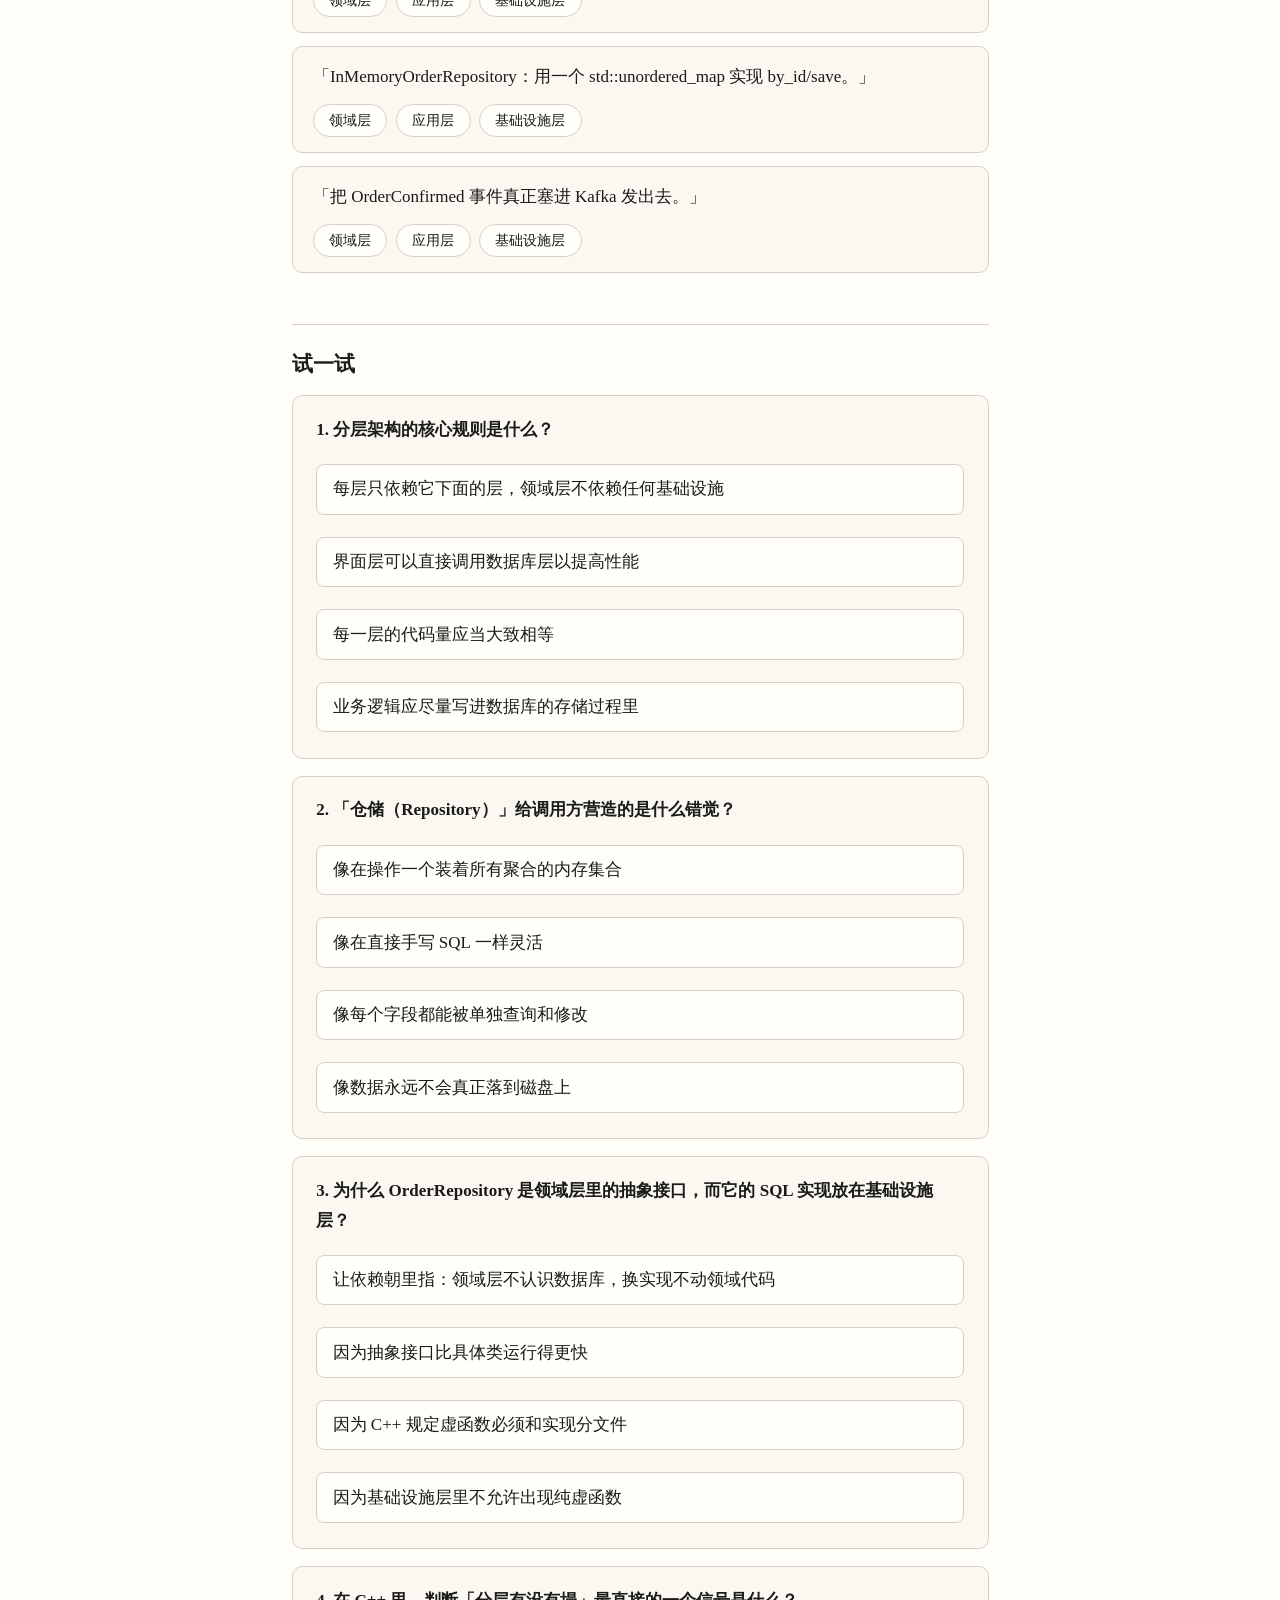
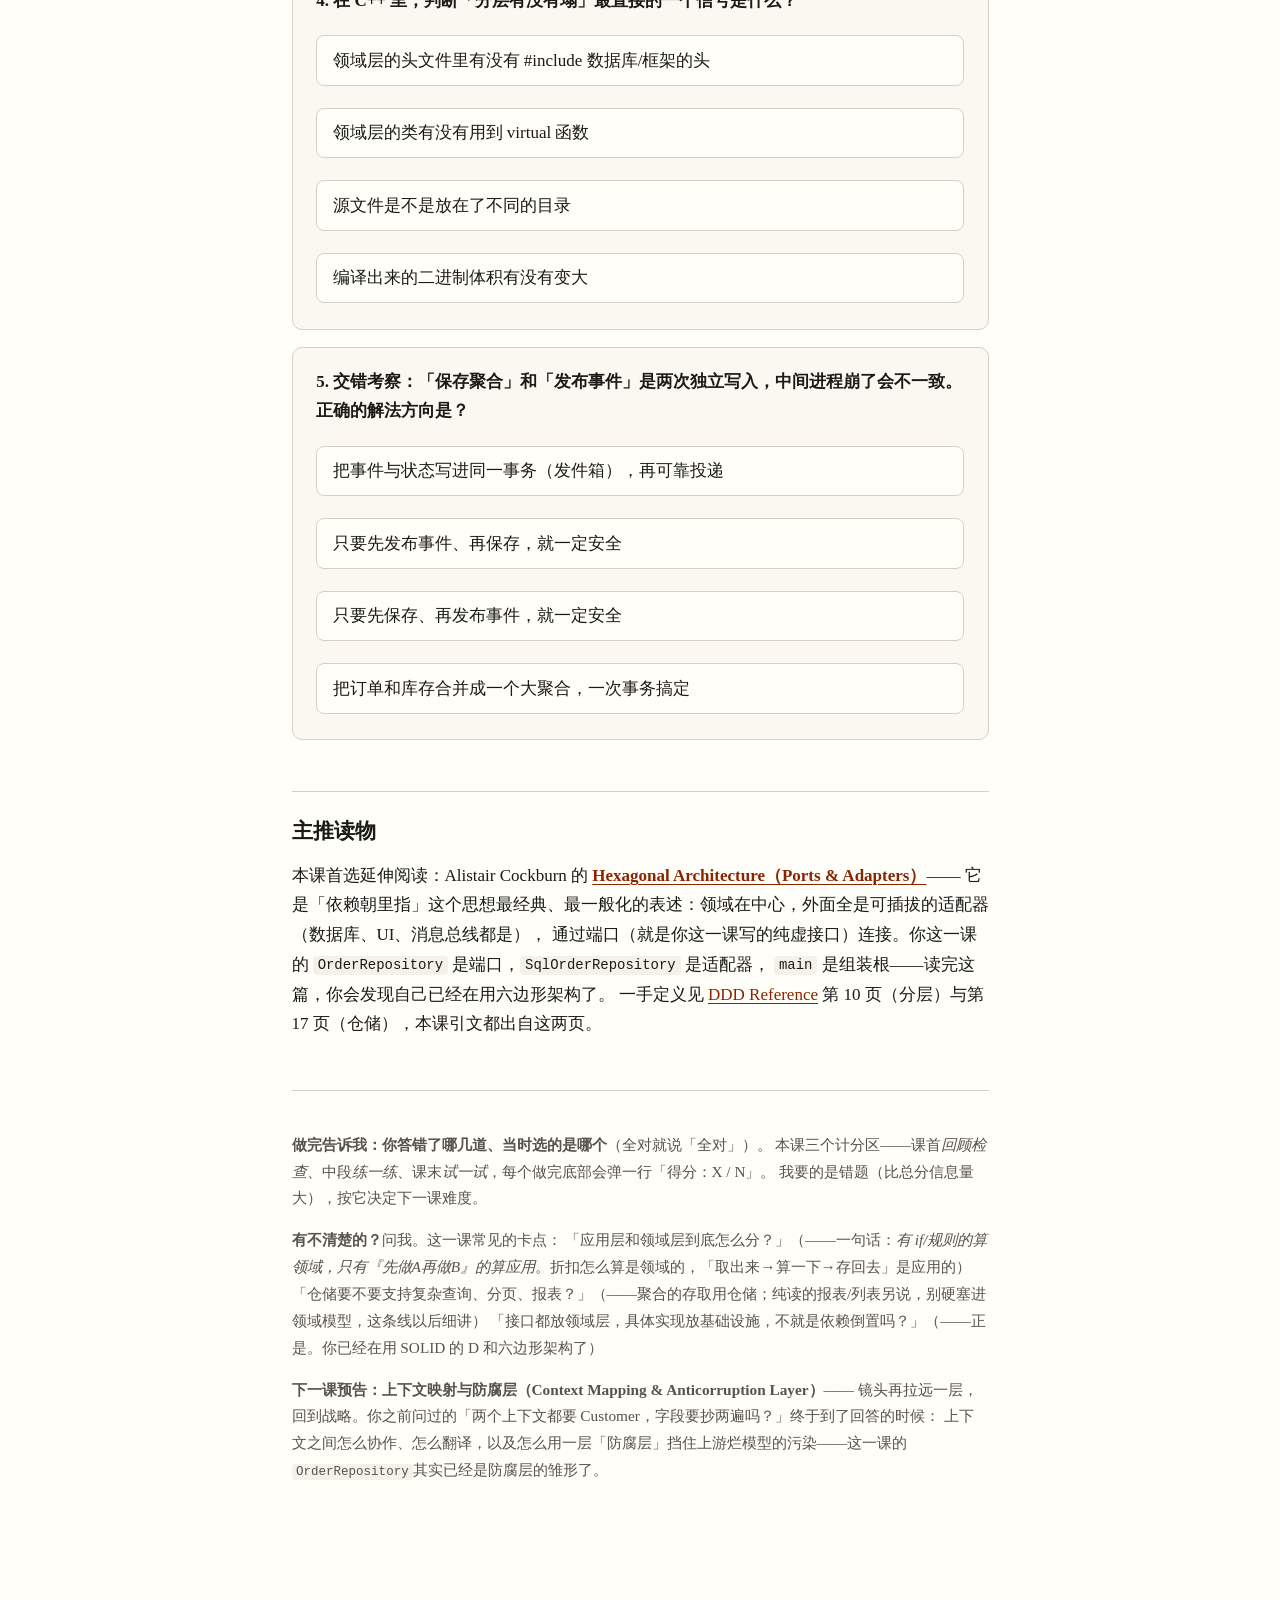
<file: lessons/0007-repository-layered-architecture.html>
<!DOCTYPE html>
<html lang="zh-CN">
<head>
<meta charset="utf-8">
<meta name="viewport" content="width=device-width, initial-scale=1">
<title>第 7 课 · 仓储与分层架构：领域模型住哪、怎么存</title>
<link rel="stylesheet" href="../assets/course.css">
<style>
  /* Three stacked layers with an inward-pointing dependency arrow. Reuses the
     ctx-box look from course.css; only the stack + arrow are lesson-local. */
  .layers { margin: 1.5rem 0; }
  .layer {
    border: 1px solid var(--rule); border-radius: 10px;
    padding: 0.8rem 1rem; margin: 0.5rem 0; background: var(--card-bg);
  }
  .layer h4 { margin: 0 0 0.2rem; font-family: -apple-system, "PingFang SC", sans-serif; }
  .layer p { margin: 0; font-size: 0.9rem; color: var(--ink-soft); }
  .layer.domain { border-color: var(--accent); border-width: 2px; }
  .layer .tag {
    float: right; font-size: 0.72rem; padding: 0.1rem 0.5rem; border-radius: 999px;
    border: 1px solid var(--rule); color: var(--ink-soft); font-family: -apple-system, "PingFang SC", sans-serif;
  }
  .dep-note {
    text-align: center; font-size: 0.85rem; color: var(--accent);
    font-family: -apple-system, "PingFang SC", sans-serif; margin: 0.3rem 0;
  }
</style>
</head>
<body>
<article>
  <p class="kicker">第 7 课 · 战术设计 → 架构 · 约 16 分钟</p>
  <h1>仓储与分层架构：领域模型住哪、怎么存</h1>
  <p class="lede">你手上已经有了聚合、有了领域事件——但它们现在全活在内存里。这一课回答两个你上一课就追问过的问题：
  聚合怎么<strong>存进去、取出来</strong>而不被数据库反噬；<code>confirm → 保存 → 发布</code>这套编排，到底<strong>住在哪一层</strong>。</p>

  <div class="card">
    <p><strong>你在地图上的位置：</strong>前几课都在<em>单个聚合内部</em>打转。这一课镜头拉远，
    看整个系统怎么分层、领域模型怎么和数据库/消息总线打交道——这是你从「会写模式」迈向<strong>「会做架构」</strong>的第一步。
    随时打开 <a href="../reference/ddd-map.html">DDD 全景地图</a> 定位。</p>
  </div>

  <h2>先热身：回顾检查</h2>
  <p>两道回扣前几课的题。凭记忆作答。</p>
  <div id="review"></div>

  <h2>问题：领域模型正在被基础设施淹没</h2>
  <p>不分层的代码长什么样，你一定见过：<code>Order</code> 类里直接拼 SQL，业务规则散落在 UI 控件的回调和数据库脚本里。
  Evans 一针见血：</p>
  <blockquote>
    When the domain-related code is diffused through such a large amount of other code, it becomes
    extremely difficult to see and to reason about. Superficial changes to the UI can actually change
    business logic.
    <span class="zh">（当领域代码被稀释、散落在大量其他代码里，它就变得极难看清、极难推理。改一下界面，竟能改掉一条业务规则。）</span>
    <cite>— Eric Evans, <a href="../reference/DDD_Reference_2015-03.pdf">DDD Reference</a>，"Layered Architecture"（第 10 页）</cite>
  </blockquote>
  <p>你上一课把聚合和事件都建好了，可它们一旦要落库、要真的把 <code>OrderConfirmed</code> 发出去，
  就会有人忍不住往 <code>Order</code> 里塞一句 <code>INSERT INTO ...</code>。那一刻，你精心画的聚合边界就开始漏了。</p>

  <h2>解法：把系统切成层，让依赖<strong>只朝一个方向</strong></h2>
  <blockquote>
    Therefore: <strong>Isolate the expression of the domain model and the business logic, and eliminate
    any dependency on infrastructure, user interface, or even application logic that is not business logic.</strong>
    Partition a complex program into layers. Develop a design within each layer that is cohesive and that
    <strong>depends only on the layers below.</strong>
    <span class="zh">（因此：把领域模型和业务逻辑隔离出来，剔除它对基础设施、界面、乃至任何非业务的应用逻辑的依赖。
    把复杂程序切成若干层，每层内部内聚，且<em>只依赖它下面的层</em>。）</span>
    <cite>— DDD Reference，"Layered Architecture"（第 10 页）</cite>
  </blockquote>

  <p>整节课其实只有一句话：<strong>依赖只朝里指。</strong>领域层坐在最里面，谁都不依赖；越往外，越依赖里面。</p>

  <div class="layers">
    <div class="layer">
      <span class="tag">最外层</span>
      <h4>基础设施层 <span style="font-weight:400;color:var(--ink-soft);font-size:0.85em">Infrastructure</span></h4>
      <p>数据库、消息总线、HTTP、第三方 SDK。<strong>它认识领域层</strong>（去实现领域定义的接口），领域层不认识它。</p>
    </div>
    <p class="dep-note">▲ 依赖朝里指（外层认识内层，内层不认识外层）</p>
    <div class="layer">
      <span class="tag">中间</span>
      <h4>应用层 <span style="font-weight:400;color:var(--ink-soft);font-size:0.85em">Application</span></h4>
      <p>薄薄的编排：取出聚合 → 调用它 → 保存 → 发布事件。<strong>不含任何业务规则</strong>，只负责把用例串起来、管事务边界。</p>
    </div>
    <p class="dep-note">▲</p>
    <div class="layer domain">
      <span class="tag">最里层</span>
      <h4>领域层 <span style="font-weight:400;color:var(--ink-soft);font-size:0.85em">Domain</span></h4>
      <p>实体、值对象、聚合、领域事件、业务规则。<strong>不依赖任何东西</strong>——没有数据库、没有框架。它是整个系统的心脏。</p>
    </div>
  </div>

  <h2>仓储：让存取「像操作一个内存集合」</h2>
  <p>那领域层不认识数据库，聚合怎么存？答案是<strong>仓储（Repository）</strong>。Evans 的处方：</p>
  <blockquote>
    For each type of aggregate that needs global access, create a service that can provide the
    <strong>illusion of an in-memory collection</strong> of all objects of that aggregate's root type.
    <span class="zh">（为每一类需要全局访问的聚合，建一个服务，营造出「一个装着该聚合根全部实例的内存集合」的错觉。）</span>
    <cite>— DDD Reference，"Repositories"（第 17 页）</cite>
  </blockquote>
  <p>调用方看到的是 <code>repo.by_id(id)</code>、<code>repo.save(order)</code>，<strong>像在操作一个集合</strong>，
  而不是 <code>SELECT ... JOIN ... WHERE</code>。两条纪律，都直接接着上一课：</p>
  <ul>
    <li><strong>一个聚合根，一个仓储</strong>。没有 <code>OrderLineRepository</code>——订单行在 <code>Order</code> 聚合<em>内部</em>，
    只能经由根访问（第 5 课）。你存取的单位永远是<em>整个聚合</em>。</li>
    <li><strong>仓储进出的是完整聚合，不是零散字段</strong>。Evans 警告过：绕过根、从聚合内部直接 new 出几个对象，
    会<em>blindside 掉聚合根</em>，让它没法再守规则，实体于是沦为「data container」。这正是第 5 课那个泄漏 getter 的持久化版本。</li>
  </ul>

  <h2>C++：接口在领域层，实现在基础设施层</h2>
  <p>「依赖朝里指」翻译成 C++，就是一个再熟悉不过的东西——<strong>纯虚接口（port）声明在领域层，具体实现（adapter）放在基础设施层</strong>：</p>

  <pre><code>// ===== DOMAIN LAYER =====  (depends on NOTHING below)
class OrderRepository {                     // the PORT — an abstract interface
 public:
  virtual ~OrderRepository() = default;
  virtual std::optional&lt;Order&gt; by_id(OrderId) const = 0;   // collection illusion
  virtual void save(const Order&amp;) = 0;
};

// ===== INFRASTRUCTURE LAYER =====  (depends on the domain, implements its port)
class SqlOrderRepository : public OrderRepository {   // the ADAPTER
  // ... this is the ONLY place that #includes &lt;pqxx&gt; / &lt;sqlite3.h&gt; ...
  std::optional&lt;Order&gt; by_id(OrderId) const override;  // translate rows -&gt; Order
  void save(const Order&amp;) override;                    // translate Order -&gt; rows
};</code></pre>

  <div class="card">
    <p><strong>在 C++ 里，「分层有没有塌」是一个看得见、grep 得到的事实——就看一行 <code>#include</code>。</strong>
    领域层的头文件里一旦出现 <code>#include &lt;sqlite3.h&gt;</code>，依赖的箭头就指反了，分层当场塌掉。
    Java 把一切都摊在 classpath 上，这个违规是隐形的；C++ 的物理依赖让它无所遁形——
    你为了编译速度斤斤计较的那些 include 卫生，恰好就是分层架构的体检项。</p>
  </div>

  <h2>那 <code>confirm → 保存 → 发布</code> 住哪层？答案：应用层</h2>
  <p>这就是上一课留的问题。编排既不属于领域层（它不是业务规则），也不属于基础设施层（它不碰具体技术）。
  它是<strong>应用层</strong>的活——一段薄薄的、只依赖<em>抽象</em>的协调代码：</p>

  <pre><code>// ===== APPLICATION LAYER =====  (orchestration only, NO business rules)
class ConfirmOrderService {
 public:
  ConfirmOrderService(OrderRepository&amp; repo, EventPublisher&amp; bus)  // depends on
      : repo_(repo), bus_(bus) {}                                   // ABSTRACTIONS

  void execute(OrderId id) {
    Order order = repo_.by_id(id).value();      // 1. load the whole aggregate
    order.confirm();                            // 2. run the domain rule (in Order)
    repo_.save(order);                          // 3. persist the new state...
    for (const auto&amp; e : order.pull_events())   // 4. ...then announce the facts
      bus_.publish(e);
  }
 private:
  OrderRepository&amp; repo_;   // never names SqlOrderRepository — only the port
  EventPublisher&amp;  bus_;
};</code></pre>

  <p>注意 <code>ConfirmOrderService</code> <strong>从头到尾没提过任何具体实现</strong>——它只认 <code>OrderRepository&amp;</code> 和 <code>EventPublisher&amp;</code> 两个抽象。
  到底用 SQL 实现还是内存实现，是在<strong>组装根（composition root，通常就是 <code>main</code>）</strong>里才拍板、才接线的。
  这带来一个立竿见影的红利：<strong>整个领域层和应用层，不需要数据库、不需要真的消息总线就能测</strong>——给它塞两个假的实现即可。</p>

  <div class="card">
    <p><strong>本课代码全部真编译过。</strong><code>code/lesson7_check.cc</code>，clang 17 / <code>-std=c++20 -Wall -Wextra</code> 零告警。
    它把三层堆在一个文件里（读的时候当三层看），断言了：应用服务在<strong>零数据库、零真实总线</strong>下跑通（依赖朝里的可测性红利）、
    存进去能原样取回（仓储的集合错觉）、编排产出的事件到达了总线。
    还有一条<strong>用绿色断言证明的坏事</strong>——见下。跑法见 <a href="../code/README.md">code/README.md</a>。</p>
  </div>

  <h2>把上一课的伏笔收掉：为什么需要发件箱</h2>
  <p>上一课你问过「事件发出去、订阅方失败了怎么办」。现在你看到了更根本的裂缝：
  <strong><code>save()</code> 和 <code>publish()</code> 是两次独立的写入</strong>（一次写库，一次写总线）。中间进程一崩，两边就对不上——而且<em>没有任何一种先后顺序是安全的</em>：</p>
  <div class="compare">
    <figure>
      <figcaption class="bad-label">✗ 先发布，再保存</figcaption>
      <pre><code>bus.publish(OrderConfirmed{...});  // 下游扣了库存
db.save(order);   // 💥 崩了 —— 订单其实没确认
// 库存扣了，订单却是「未确认」。对不上。</code></pre>
    </figure>
    <figure>
      <figcaption class="bad-label">✗ 先保存，再发布</figcaption>
      <pre><code>db.save(order);   // 订单已确认
bus.publish(...); // 💥 崩了 —— 没人知道
// 订单确认了，库存却没扣。还是对不上。
// （这就是第 6 课那个「忘记 publish」）</code></pre>
    </figure>
  </div>
  <p>本课验证代码用一条绿色断言把左边这个坑演示了出来：事件<em>发了</em>，可 <code>save</code> 崩在提交前，
  重新加载订单竟然是「未确认」——下游为一件<strong>并不持久的事实</strong>动了手，全程无人报错。</p>
  <div class="card" style="border-color:var(--accent)">
    <p style="margin:0"><strong>解法方向：发件箱（Outbox）。</strong>把事件和聚合状态写进<em>同一个事务</em>（事件先落进一张 outbox 表），
    事务提交后，再由一个后台进程可靠地把 outbox 里的事件投递出去。两次写变成一次写 + 一次可靠投递，裂缝就消失了。
    这属于下一步的实现细节，这里先埋这个名字——你已经能看懂它要解决的到底是什么问题了。</p>
  </div>

  <h2>练一练：这段代码/职责该住哪一层</h2>
  <p><strong>场景：</strong>你的生鲜电商，销售上下文。每一项：领域层、应用层，还是基础设施层？</p>
  <div id="sort"></div>

  <h2>试一试</h2>
  <div id="quiz"></div>

  <h2>主推读物</h2>
  <p>本课首选延伸阅读：Alistair Cockburn 的
  <a href="https://alistair.cockburn.us/hexagonal-architecture/"><strong>Hexagonal Architecture（Ports &amp; Adapters）</strong></a>——
  它是「依赖朝里指」这个思想最经典、最一般化的表述：领域在中心，外面全是可插拔的适配器（数据库、UI、消息总线都是），
  通过端口（就是你这一课写的纯虚接口）连接。你这一课的 <code>OrderRepository</code> 是端口，<code>SqlOrderRepository</code> 是适配器，
  <code>main</code> 是组装根——读完这篇，你会发现自己已经在用六边形架构了。
  一手定义见 <a href="../reference/DDD_Reference_2015-03.pdf">DDD Reference</a> 第 10 页（分层）与第 17 页（仓储），本课引文都出自这两页。</p>

  <footer class="lesson-footer">
    <p><strong>做完告诉我：你答错了哪几道、当时选的是哪个</strong>（全对就说「全对」）。
    本课三个计分区——课首<em>回顾检查</em>、中段<em>练一练</em>、课末<em>试一试</em>，每个做完底部会弹一行「得分：X / N」。
    我要的是错题（比总分信息量大），按它决定下一课难度。</p>
    <p><strong>有不清楚的？</strong>问我。这一课常见的卡点：
    「应用层和领域层到底怎么分？」（——一句话：<em>有 if/规则的算领域，只有『先做A再做B』的算应用</em>。折扣怎么算是领域的，「取出来→算一下→存回去」是应用的）
    「仓储要不要支持复杂查询、分页、报表？」（——聚合的存取用仓储；纯读的报表/列表另说，别硬塞进领域模型，这条线以后细讲）
    「接口都放领域层，具体实现放基础设施，不就是依赖倒置吗？」（——正是。你已经在用 SOLID 的 D 和六边形架构了）</p>
    <p><strong>下一课预告：上下文映射与防腐层（Context Mapping &amp; Anticorruption Layer）</strong>——
    镜头再拉远一层，回到战略。你之前问过的「两个上下文都要 Customer，字段要抄两遍吗？」终于到了回答的时候：
    上下文之间怎么协作、怎么翻译，以及怎么用一层「防腐层」挡住上游烂模型的污染——这一课的<code>OrderRepository</code>其实已经是防腐层的雏形了。</p>
  </footer>
</article>

<script src="../assets/categorize.js"></script>
<script src="../assets/quiz.js"></script>
<script>
renderQuiz(document.getElementById("review"), [
  {
    stem: "同一个概念「书」，在书店的『图书目录』上下文里由属性描述（书名、作者、ISBN），在图书馆的『馆藏』上下文里却要逐本追踪（借出、归还、条码）。这说明了什么？",
    options: [
      "是实体还是值对象，取决于所在的限界上下文",
      "书在任何系统里都应该建成实体",
      "只要有唯一的 ISBN 就一定是值对象",
      "图书馆的建模一定比目录更复杂"
    ],
    answer: 0,
    explain: "同一个「书」，在目录里你只关心它的属性（两本同样的《DDD》就是同一种书）→ 值对象；在馆藏里你要追踪每一本的生命周期（这一本被谁借走了）→ 实体。分类不是概念固有的，是你站在哪个上下文里、关不关心「是哪一个」决定的。这正是你上一课栽的那个「永远」——没有概念永远是值对象或永远是实体。选项 B、C 都犯了「绝对化」的同一个错。这条『看上下文』的规律，是战略（限界上下文）和战术（实体/值对象）咬合的地方，也是你以后评审设计时最锋利的一问：「你这是在哪个上下文里说的？」"
  },
  {
    stem: "订单要记录它属于哪个客户。为什么订单里存 CustomerId，而不是存整个 Customer 对象？（这一课你会看到它的延续）",
    options: [
      "客户是另一个聚合，跨聚合只用 id 引用",
      "因为 Customer 对象太大，存 id 省内存",
      "因为客户信息常变，存 id 能自动同步",
      "因为 C++ 不允许类持有另一个类的对象"
    ],
    answer: 0,
    explain: "跨聚合只用 id 引用（第 5 课）：客户和订单是两个独立的聚合，各自加载、各自保存、各自加锁。这一课你会看到它的直接延续——一个聚合根配一个仓储，你会有 OrderRepository 和 CustomerRepository 两个，各存各的；要用到客户，就拿 CustomerId 去 CustomerRepository 取。选项 B 是性能借口（不是建模理由），C 是幻想（存 id 不会自动同步任何东西），D 是错的 C++ 常识。"
  }
], {
  perfect: "上下文相关性和跨聚合引用都稳了。可以进入分层了。",
  imperfect: "先看答错那条的解释——尤其『看上下文』那条，这一课还会用到。"
});

renderCategorize(document.getElementById("sort"), {
  perfect: "三层的职责边界你拎得很清——尤其没被那两个陷阱骗到。",
  imperfect: "看答错那条：判据是『有业务规则→领域，只有编排→应用，碰具体技术→基础设施』。",
  buckets: ["领域层", "应用层", "基础设施层"],
  items: [
    {
      text: "「计算一张订单的应付总额，含满减和会员折扣规则。」",
      bucket: 0,
      explain: "领域层——这是本题的陷阱。它带着「服务」「计算」的味道，很多人一手就塞进应用层。但只要里面有业务规则（满减、折扣怎么算），它就是领域逻辑，属于聚合或领域服务。判据：有 if、有规则 → 领域层。应用层是不允许含业务规则的。"
    },
    {
      text: "「OrderRepository 这个抽象接口的声明（纯虚函数，没有实现）。」",
      bucket: 0,
      explain: "领域层——这也常被猜成基础设施层，但恰恰相反。接口（端口）声明在领域层，因为是领域在规定「我需要一种能按 id 取、能保存订单的东西」；具体怎么实现（SQL/内存）才在基础设施层。这就是依赖倒置：领域层定义抽象，外层去实现它，于是依赖箭头朝里指。"
    },
    {
      text: "「『取出订单 → 调 confirm() → 保存 → 发布事件』这一整段编排。」",
      bucket: 1,
      explain: "应用层。它不含任何业务规则（规则在 confirm() 里），只是把一个用例的步骤按顺序串起来，并协调仓储和发布器这些端口。这就是 ConfirmOrderService 干的事——薄薄一层胶水。"
    },
    {
      text: "「决定这个用例的事务边界：整段要么全提交，要么全回滚。」",
      bucket: 1,
      explain: "应用层——但要小心别和第 5 课「聚合边界 = 事务边界」搞混，那是两回事。第 5 课说的是领域建模约束：一个事务最多改一个聚合，聚合规定了事务能覆盖的最大范围（属领域层）。这里说的是运行时——把 begin/commit 实际画在这个用例的哪几步外面，那是编排职责，属应用层。三层各司其职：领域层规定事务最多能多大（聚合），且本身根本不知道「事务」这个词的存在；应用层决定这次实际提交哪几步；基础设施层只提供 begin/commit 的机制。"
    },
    {
      text: "「InMemoryOrderRepository：用一个 std::unordered_map 实现 by_id/save。」",
      bucket: 2,
      explain: "基础设施层。它是 OrderRepository 这个端口的一个具体适配器（adapter）。换成 SqlOrderRepository 也是同一层的事——两者可互换，上面两层一行都不用改。测试时就用这个内存实现，不碰真数据库。"
    },
    {
      text: "「把 OrderConfirmed 事件真正塞进 Kafka 发出去。」",
      bucket: 2,
      explain: "基础设施层。EventPublisher 是领域层声明的端口，「怎么真的发到 Kafka」是它在基础设施层的实现。领域层只知道「有个 publish 能把事件发出去」，绝不认识 Kafka——否则领域层就 #include 了 Kafka 客户端，分层当场塌掉。"
    }
  ]
});

renderQuiz(document.getElementById("quiz"), [
  {
    stem: "分层架构的核心规则是什么？",
    options: [
      "每层只依赖它下面的层，领域层不依赖任何基础设施",
      "界面层可以直接调用数据库层以提高性能",
      "每一层的代码量应当大致相等",
      "业务逻辑应尽量写进数据库的存储过程里"
    ],
    answer: 0,
    explain: "依赖只朝里/朝下指：领域层坐最里面、谁都不依赖，越往外越依赖里面。Evans 原文：eliminate any dependency on infrastructure... depends only on the layers below。选项 B 正是 Evans 批的那种「改界面竟改掉业务规则」的耦合；D 是把业务逻辑赶出领域层、让模型沦为摆设，方向完全反了。"
  },
  {
    stem: "「仓储（Repository）」给调用方营造的是什么错觉？",
    options: [
      "像在操作一个装着所有聚合的内存集合",
      "像在直接手写 SQL 一样灵活",
      "像每个字段都能被单独查询和修改",
      "像数据永远不会真正落到磁盘上"
    ],
    answer: 0,
    explain: "Evans 原文：the illusion of an in-memory collection。调用方看到的是 by_id / save，像操作集合，SQL 的复杂度被挡在仓储实现里。选项 C 恰恰是 Evans 警告的反面教材：绕过根去单独查改内部字段，会 blindside 掉聚合根、让它守不住规则，实体沦为 data container——这是第 5 课泄漏 getter 的持久化版本。"
  },
  {
    stem: "为什么 OrderRepository 是领域层里的抽象接口，而它的 SQL 实现放在基础设施层？",
    options: [
      "让依赖朝里指：领域层不认识数据库，换实现不动领域代码",
      "因为抽象接口比具体类运行得更快",
      "因为 C++ 规定虚函数必须和实现分文件",
      "因为基础设施层里不允许出现纯虚函数"
    ],
    answer: 0,
    explain: "这就是依赖倒置（SOLID 的 D）：领域层定义它需要的抽象，基础设施层去实现，于是本该「领域→数据库」的依赖被倒过来成「数据库→领域」，箭头朝里。好处是领域层可以在没有数据库的情况下编译和测试，换 SQL/内存/Mongo 实现，上层一行不改。选项 B、C、D 都是编造的技术理由，与分层无关。"
  },
  {
    stem: "在 C++ 里，判断「分层有没有塌」最直接的一个信号是什么？",
    options: [
      "领域层的头文件里有没有 #include 数据库/框架的头",
      "领域层的类有没有用到 virtual 函数",
      "源文件是不是放在了不同的目录",
      "编译出来的二进制体积有没有变大"
    ],
    answer: 0,
    explain: "依赖方向在 C++ 里是物理可见的：领域层的 .h 一旦 #include 了 <sqlite3.h> 或某框架头，依赖箭头就指反了，分层塌了——这是能 grep 出来的。Java 把一切摊在 classpath 上，这个违规反而隐形。选项 B 错：领域层用 virtual（比如声明仓储端口）非常正常；C、D 和分层无必然关系。"
  },
  {
    stem: "交错考察：「保存聚合」和「发布事件」是两次独立写入，中间进程崩了会不一致。正确的解法方向是？",
    options: [
      "把事件与状态写进同一事务（发件箱），再可靠投递",
      "只要先发布事件、再保存，就一定安全",
      "只要先保存、再发布事件，就一定安全",
      "把订单和库存合并成一个大聚合，一次事务搞定"
    ],
    answer: 0,
    explain: "两次独立写入没有安全的先后顺序：先发布再保存，崩了→下游动了手但状态没持久；先保存再发布，崩了→状态持久了但没人知道（第 6 课的「忘记 publish」）。解法是发件箱：事件先落进和状态同一个事务里的 outbox 表，提交后由后台可靠投递。选项 D 是第 5 课的经典陷阱——把聚合画大来换强一致，代价是大锁烂并发，业务方从没要求过这条不变量。"
  }
]);
</script>
</body>
</html>
</file>
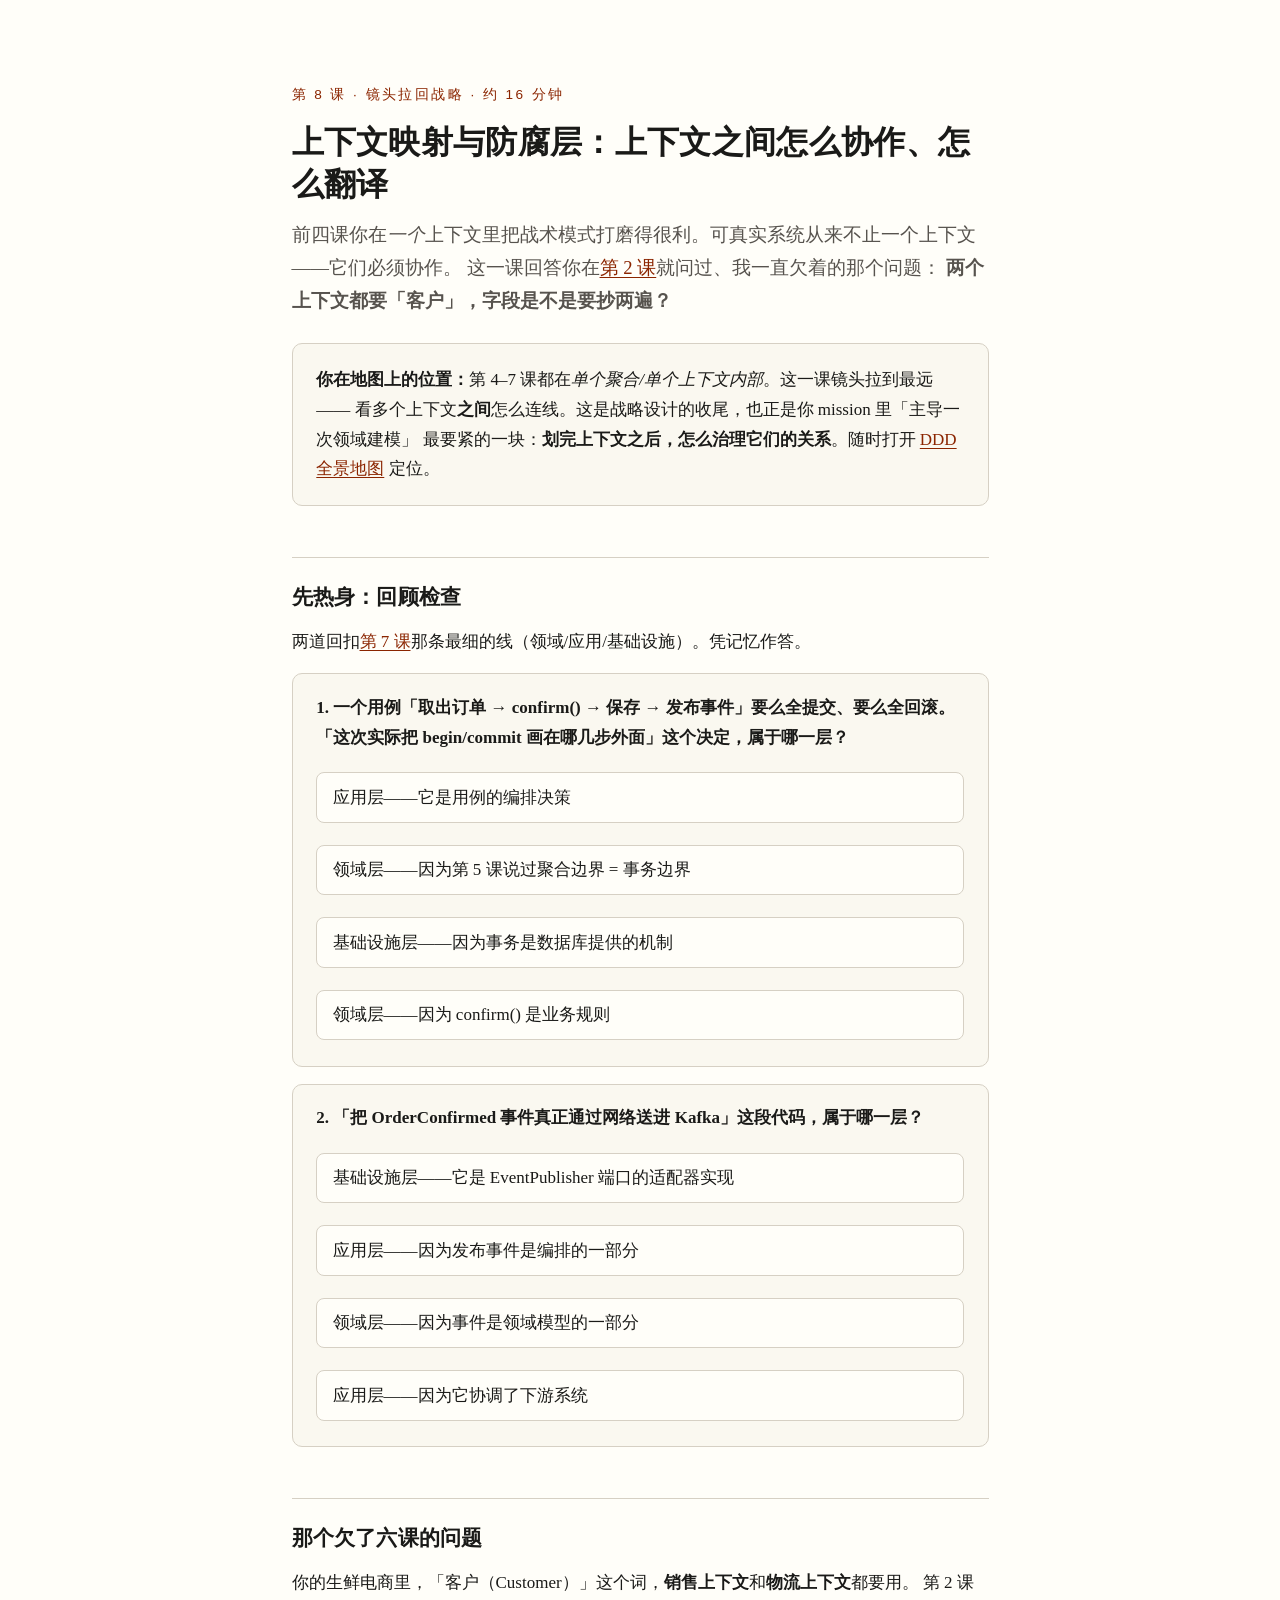
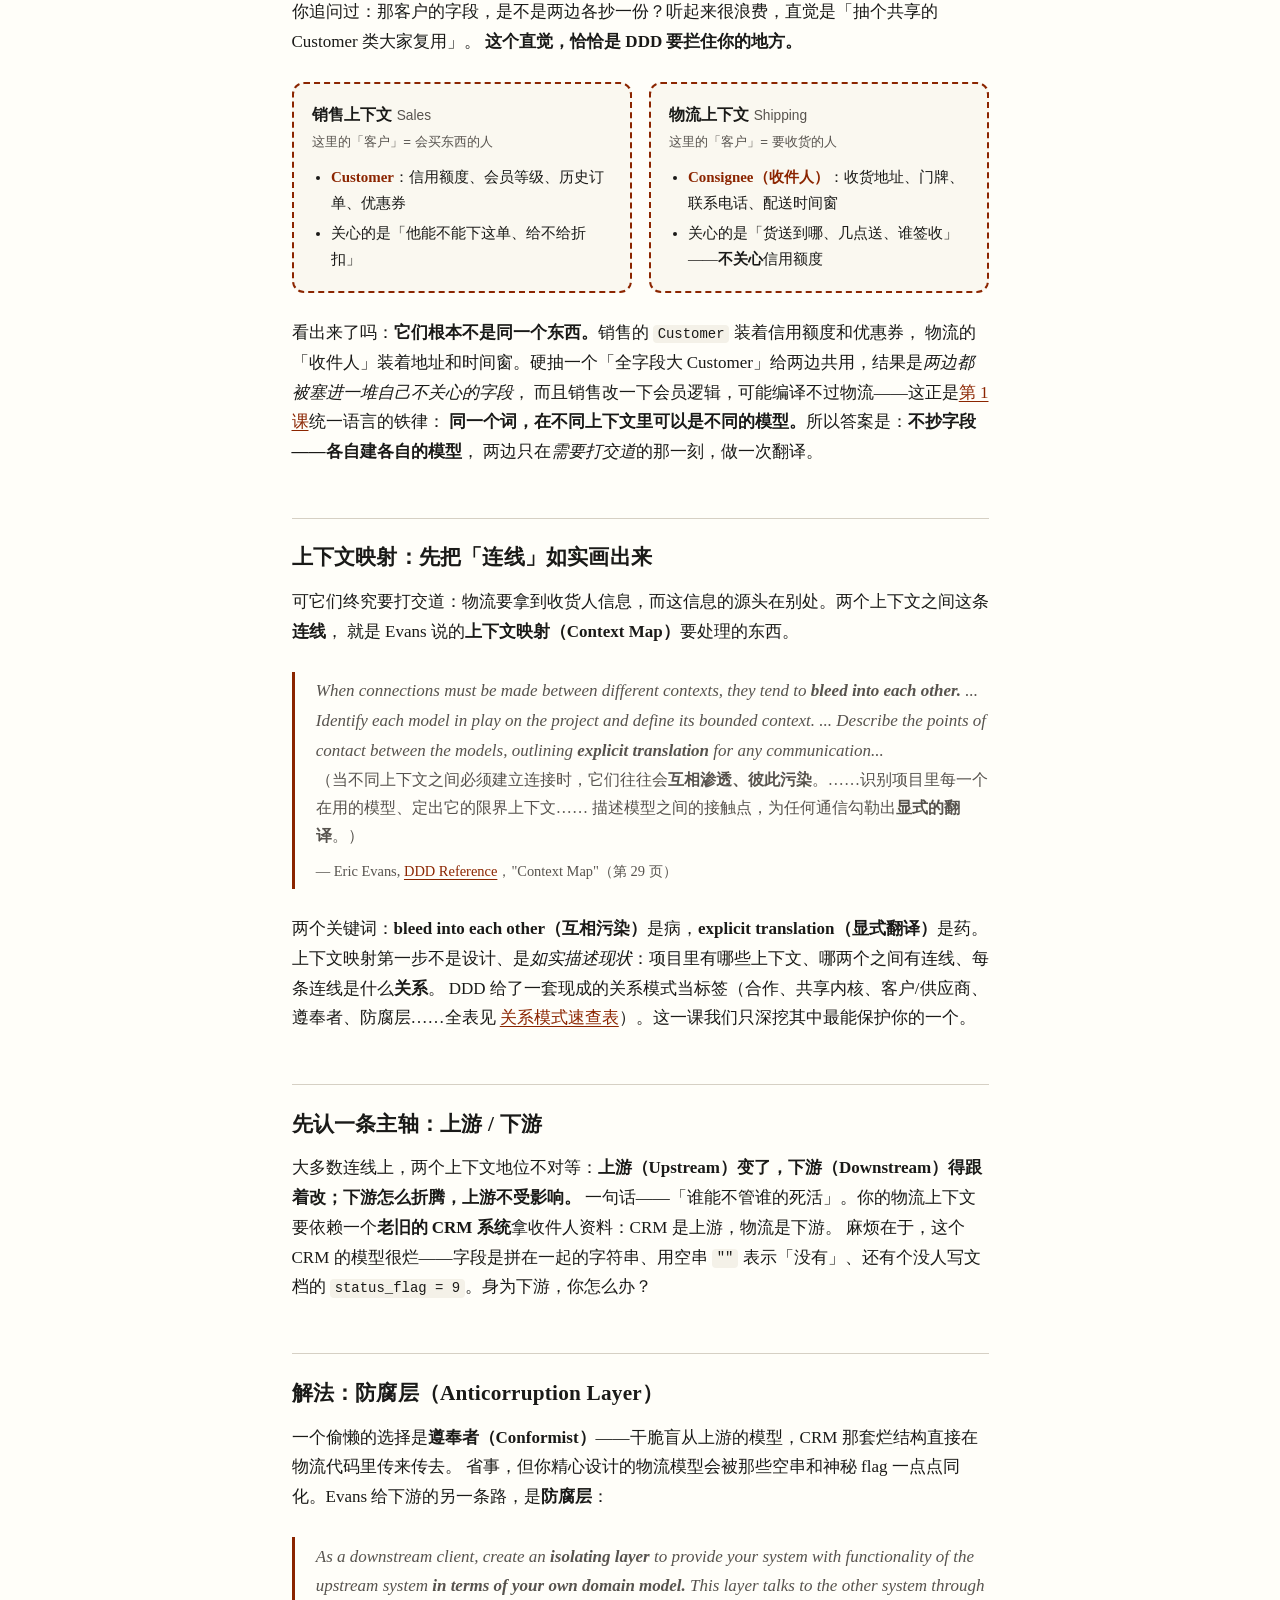
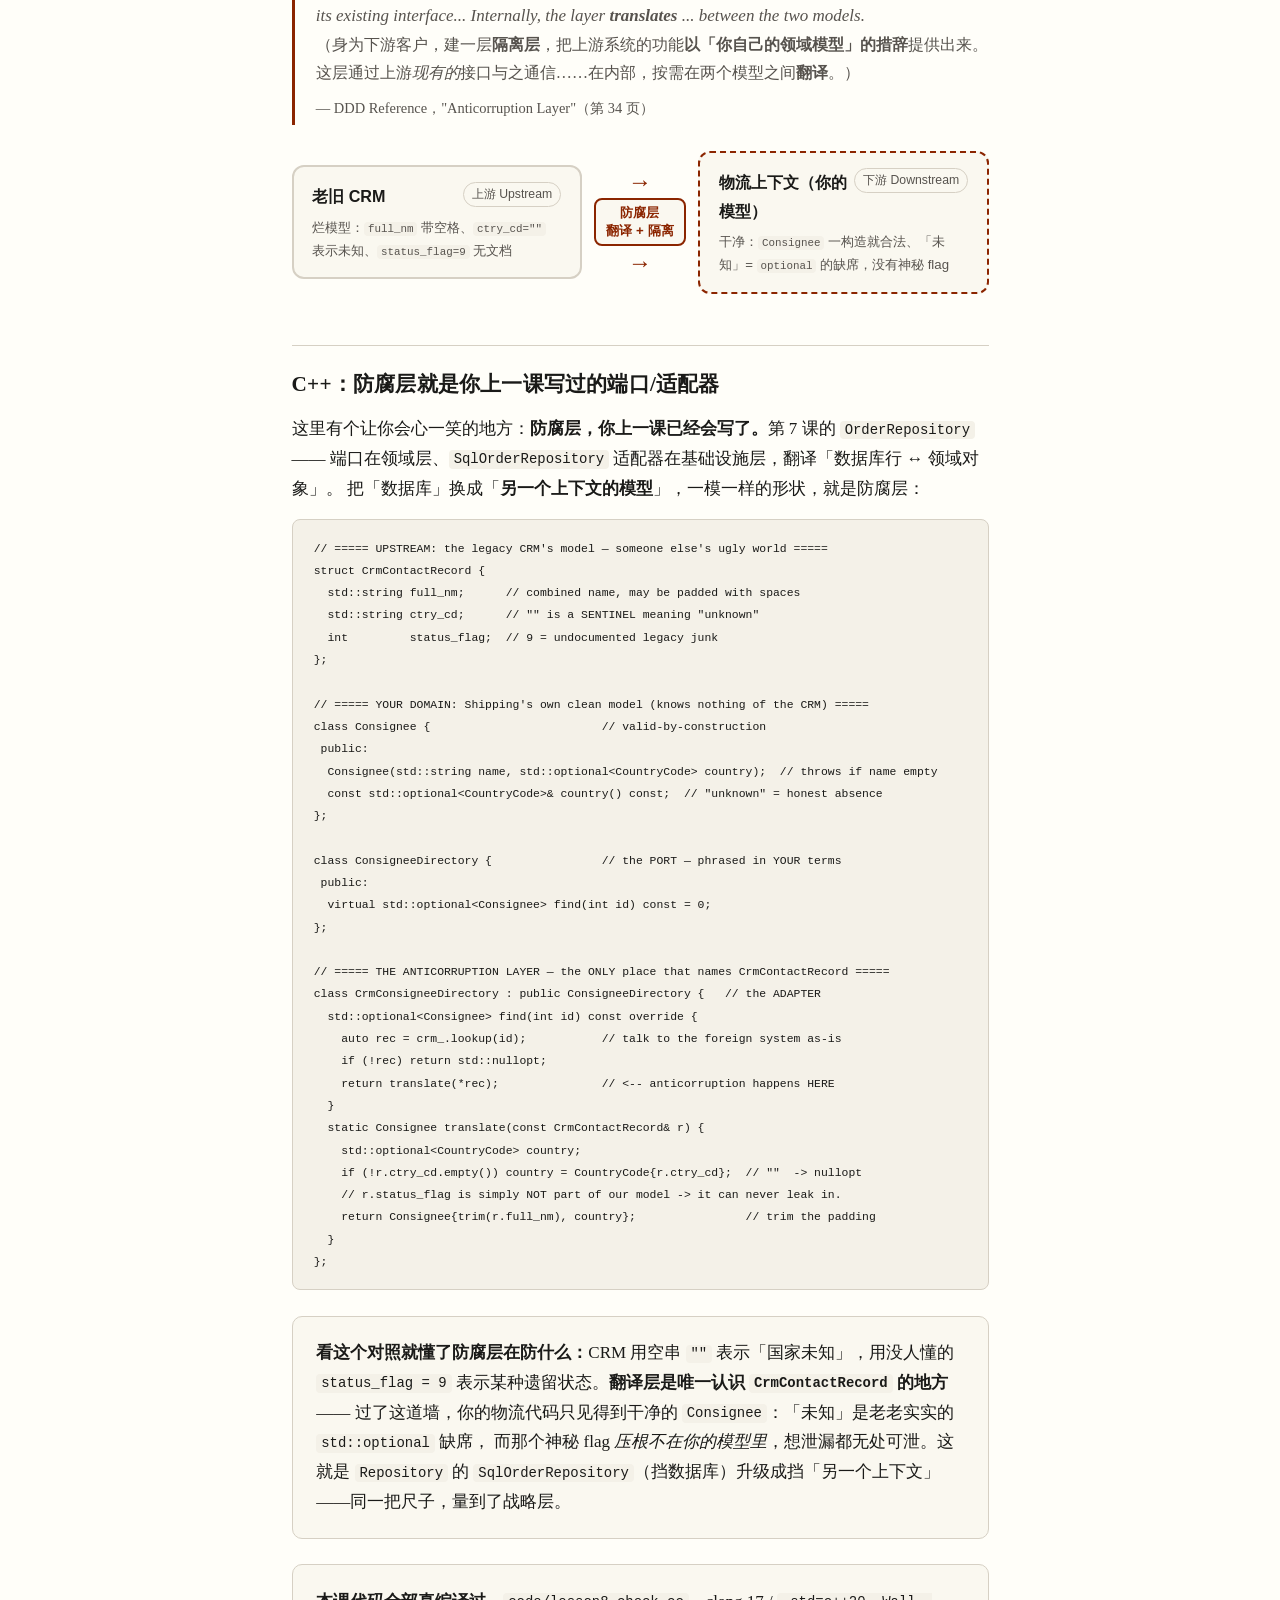
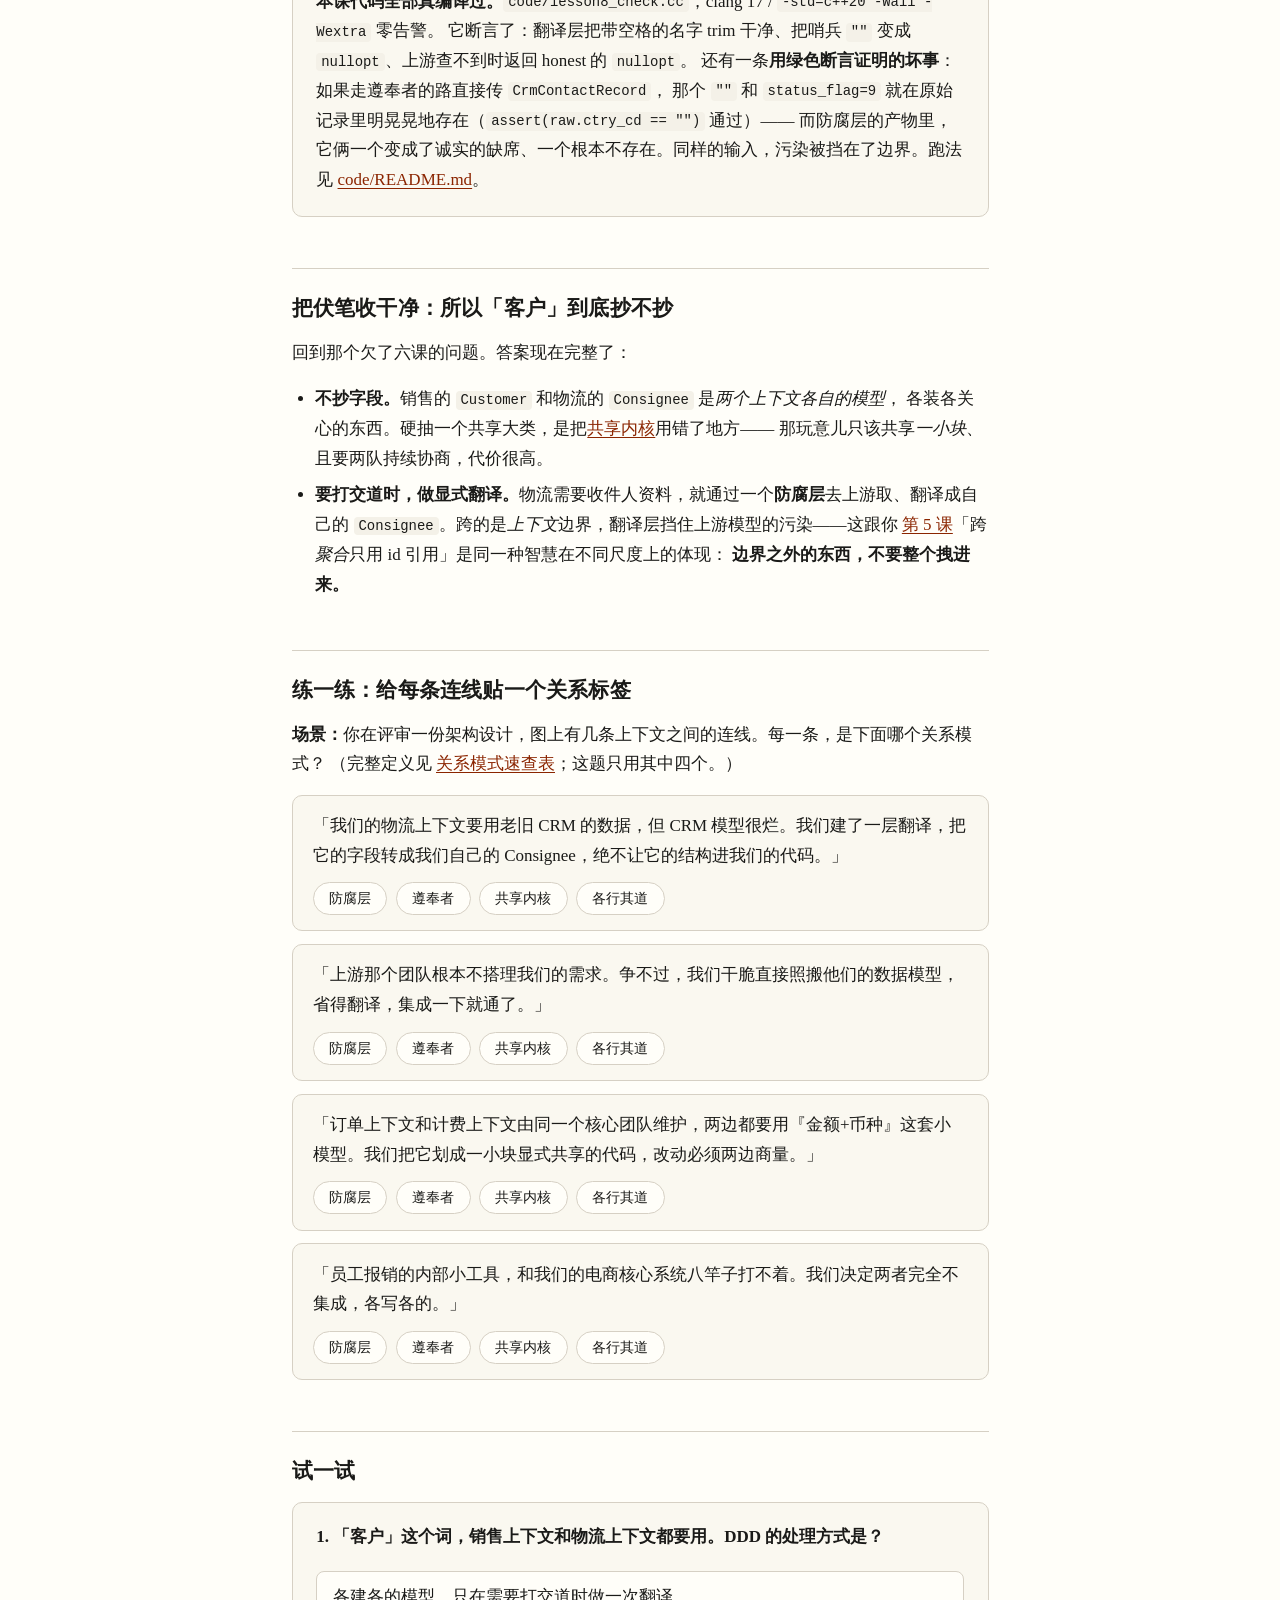
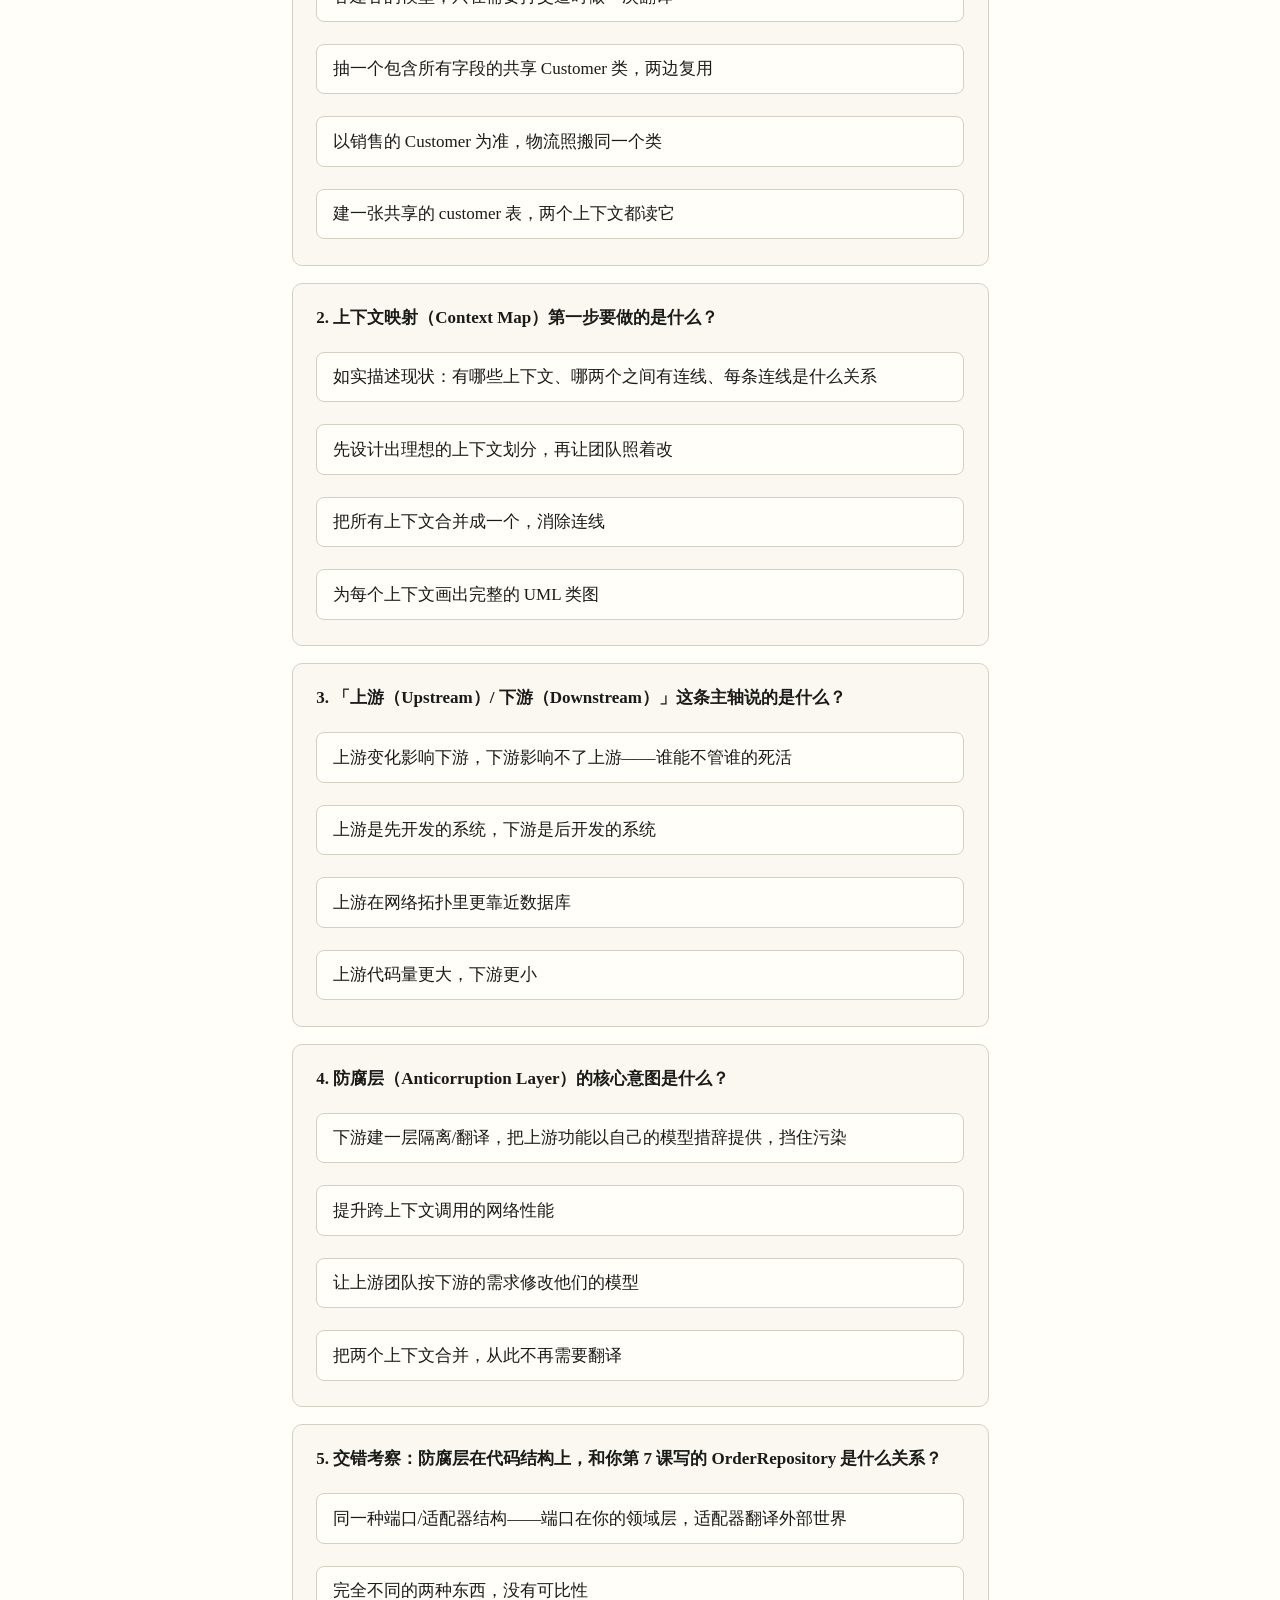
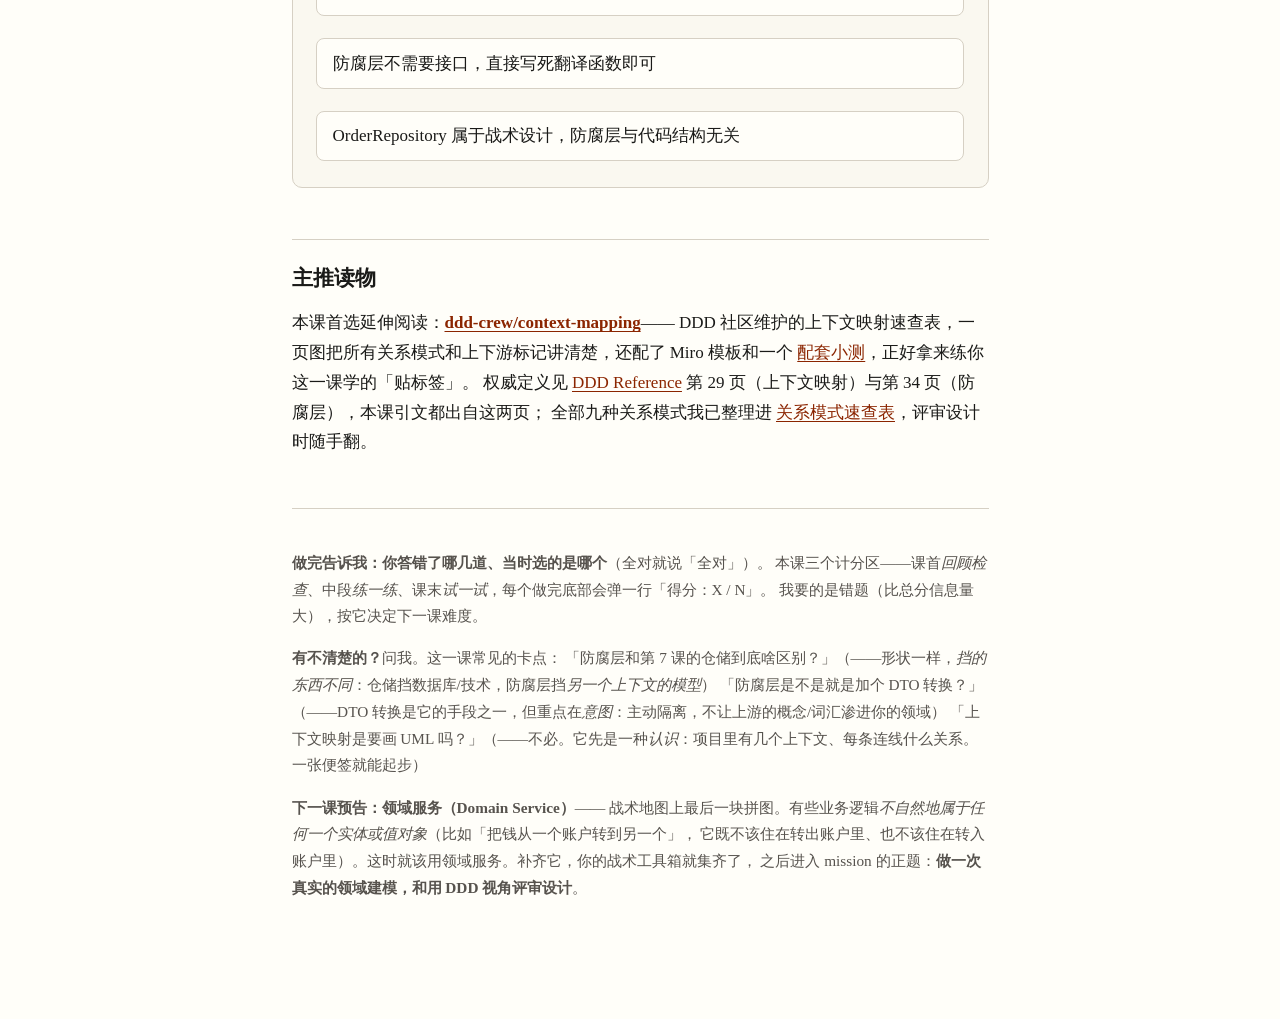
<file: lessons/0008-context-map-anticorruption-layer.html>
<!DOCTYPE html>
<html lang="zh-CN">
<head>
<meta charset="utf-8">
<meta name="viewport" content="width=device-width, initial-scale=1">
<title>第 8 课 · 上下文映射与防腐层：上下文之间怎么协作、怎么翻译</title>
<link rel="stylesheet" href="../assets/course.css">
<style>
  /* Upstream→downstream relationship line with a translating layer in between.
     Reuses .ctx-box from course.css; only the arrow + acl badge are local. */
  .rel-map { margin: 1.5rem 0; }
  .rel-row { display: grid; grid-template-columns: 1fr; gap: 0.75rem; align-items: stretch; }
  @media (min-width: 720px) { .rel-row { grid-template-columns: 1fr auto 1fr; align-items: center; } }
  .rel-arrow {
    text-align: center; font-family: -apple-system, "PingFang SC", sans-serif;
    font-size: 0.8rem; color: var(--accent); line-height: 1.4;
  }
  .rel-arrow .big { font-size: 1.4rem; display: block; }
  .acl-badge {
    display: inline-block; border: 2px solid var(--accent); border-radius: 8px;
    padding: 0.2rem 0.6rem; font-size: 0.78rem; font-weight: 600; color: var(--accent);
    font-family: -apple-system, "PingFang SC", sans-serif; background: var(--card-bg);
  }
  .ud-tag {
    float: right; font-size: 0.72rem; padding: 0.05rem 0.45rem; border-radius: 999px;
    border: 1px solid var(--rule); color: var(--ink-soft);
    font-family: -apple-system, "PingFang SC", sans-serif; font-weight: 400;
  }
</style>
</head>
<body>
<article>
  <p class="kicker">第 8 课 · 镜头拉回战略 · 约 16 分钟</p>
  <h1>上下文映射与防腐层：上下文之间怎么协作、怎么翻译</h1>
  <p class="lede">前四课你在<em>一个</em>上下文里把战术模式打磨得很利。可真实系统从来不止一个上下文——它们必须协作。
  这一课回答你在<a href="0002-bounded-context.html">第 2 课</a>就问过、我一直欠着的那个问题：
  <strong>两个上下文都要「客户」，字段是不是要抄两遍？</strong></p>

  <div class="card">
    <p><strong>你在地图上的位置：</strong>第 4–7 课都在<em>单个聚合/单个上下文内部</em>。这一课镜头拉到最远——
    看多个上下文<strong>之间</strong>怎么连线。这是战略设计的收尾，也正是你 mission 里「主导一次领域建模」
    最要紧的一块：<strong>划完上下文之后，怎么治理它们的关系</strong>。随时打开
    <a href="../reference/ddd-map.html">DDD 全景地图</a> 定位。</p>
  </div>

  <h2>先热身：回顾检查</h2>
  <p>两道回扣<a href="0007-repository-layered-architecture.html">第 7 课</a>那条最细的线（领域/应用/基础设施）。凭记忆作答。</p>
  <div id="review"></div>

  <h2>那个欠了六课的问题</h2>
  <p>你的生鲜电商里，「客户（Customer）」这个词，<strong>销售上下文</strong>和<strong>物流上下文</strong>都要用。
  第 2 课你追问过：那客户的字段，是不是两边各抄一份？听起来很浪费，直觉是「抽个共享的 Customer 类大家复用」。
  <strong>这个直觉，恰恰是 DDD 要拦住你的地方。</strong></p>

  <div class="ctx-map cols-2">
    <div class="ctx-box">
      <h4>销售上下文 <span style="font-weight:400;color:var(--ink-soft);font-size:0.85em">Sales</span></h4>
      <p class="ctx-sub">这里的「客户」= 会买东西的人</p>
      <ul>
        <li><span class="ctx-word">Customer</span>：信用额度、会员等级、历史订单、优惠券</li>
        <li>关心的是「他能不能下这单、给不给折扣」</li>
      </ul>
    </div>
    <div class="ctx-box">
      <h4>物流上下文 <span style="font-weight:400;color:var(--ink-soft);font-size:0.85em">Shipping</span></h4>
      <p class="ctx-sub">这里的「客户」= 要收货的人</p>
      <ul>
        <li><span class="ctx-word">Consignee（收件人）</span>：收货地址、门牌、联系电话、配送时间窗</li>
        <li>关心的是「货送到哪、几点送、谁签收」——<strong>不关心</strong>信用额度</li>
      </ul>
    </div>
  </div>

  <p>看出来了吗：<strong>它们根本不是同一个东西。</strong>销售的 <code>Customer</code> 装着信用额度和优惠券，
  物流的「收件人」装着地址和时间窗。硬抽一个「全字段大 Customer」给两边共用，结果是<em>两边都被塞进一堆自己不关心的字段</em>，
  而且销售改一下会员逻辑，可能编译不过物流——这正是<a href="0001-ubiquitous-language.html">第 1 课</a>统一语言的铁律：
  <strong>同一个词，在不同上下文里可以是不同的模型。</strong>所以答案是：<strong>不抄字段——各自建各自的模型</strong>，
  两边只在<em>需要打交道</em>的那一刻，做一次翻译。</p>

  <h2>上下文映射：先把「连线」如实画出来</h2>
  <p>可它们终究要打交道：物流要拿到收货人信息，而这信息的源头在别处。两个上下文之间这条<strong>连线</strong>，
  就是 Evans 说的<strong>上下文映射（Context Map）</strong>要处理的东西。</p>
  <blockquote>
    When connections must be made between different contexts, they tend to <strong>bleed into each other.</strong>
    ... Identify each model in play on the project and define its bounded context. ... Describe the points of
    contact between the models, outlining <strong>explicit translation</strong> for any communication...
    <span class="zh">（当不同上下文之间必须建立连接时，它们往往会<strong>互相渗透、彼此污染</strong>。……识别项目里每一个在用的模型、定出它的限界上下文……
    描述模型之间的接触点，为任何通信勾勒出<strong>显式的翻译</strong>。）</span>
    <cite>— Eric Evans, <a href="../reference/DDD_Reference_2015-03.pdf">DDD Reference</a>，"Context Map"（第 29 页）</cite>
  </blockquote>
  <p>两个关键词：<strong>bleed into each other（互相污染）</strong>是病，<strong>explicit translation（显式翻译）</strong>是药。
  上下文映射第一步不是设计、是<em>如实描述现状</em>：项目里有哪些上下文、哪两个之间有连线、每条连线是什么<strong>关系</strong>。
  DDD 给了一套现成的关系模式当标签（合作、共享内核、客户/供应商、遵奉者、防腐层……全表见
  <a href="../reference/context-map-patterns.html">关系模式速查表</a>）。这一课我们只深挖其中最能保护你的一个。</p>

  <h2>先认一条主轴：上游 / 下游</h2>
  <p>大多数连线上，两个上下文地位不对等：<strong>上游（Upstream）变了，下游（Downstream）得跟着改；下游怎么折腾，上游不受影响。</strong>
  一句话——「谁能不管谁的死活」。你的物流上下文要依赖一个<strong>老旧的 CRM 系统</strong>拿收件人资料：CRM 是上游，物流是下游。
  麻烦在于，这个 CRM 的模型很烂——字段是拼在一起的字符串、用空串 <code>""</code> 表示「没有」、还有个没人写文档的
  <code>status_flag = 9</code>。身为下游，你怎么办？</p>

  <h2>解法：防腐层（Anticorruption Layer）</h2>
  <p>一个偷懒的选择是<strong>遵奉者（Conformist）</strong>——干脆盲从上游的模型，CRM 那套烂结构直接在物流代码里传来传去。
  省事，但你精心设计的物流模型会被那些空串和神秘 flag 一点点同化。Evans 给下游的另一条路，是<strong>防腐层</strong>：</p>
  <blockquote>
    As a downstream client, create an <strong>isolating layer</strong> to provide your system with functionality of
    the upstream system <strong>in terms of your own domain model.</strong> This layer talks to the other system
    through its existing interface... Internally, the layer <strong>translates</strong> ... between the two models.
    <span class="zh">（身为下游客户，建一层<strong>隔离层</strong>，把上游系统的功能<strong>以「你自己的领域模型」的措辞</strong>提供出来。
    这层通过上游<em>现有的</em>接口与之通信……在内部，按需在两个模型之间<strong>翻译</strong>。）</span>
    <cite>— DDD Reference，"Anticorruption Layer"（第 34 页）</cite>
  </blockquote>

  <div class="rel-map">
    <div class="rel-row">
      <div class="ctx-box" style="border-style:solid;border-color:var(--rule)">
        <span class="ud-tag">上游 Upstream</span>
        <h4>老旧 CRM</h4>
        <p class="ctx-sub" style="margin:0.3rem 0 0">烂模型：<code>full_nm</code> 带空格、<code>ctry_cd=""</code> 表示未知、<code>status_flag=9</code> 无文档</p>
      </div>
      <div class="rel-arrow">
        <span class="big">→</span>
        <span class="acl-badge">防腐层<br>翻译 + 隔离</span>
        <span class="big">→</span>
      </div>
      <div class="ctx-box" style="border-color:var(--accent)">
        <span class="ud-tag">下游 Downstream</span>
        <h4>物流上下文（你的模型）</h4>
        <p class="ctx-sub" style="margin:0.3rem 0 0">干净：<code>Consignee</code> 一构造就合法、「未知」= <code>optional</code> 的缺席，没有神秘 flag</p>
      </div>
    </div>
  </div>

  <h2>C++：防腐层就是你上一课写过的端口/适配器</h2>
  <p>这里有个让你会心一笑的地方：<strong>防腐层，你上一课已经会写了。</strong>第 7 课的 <code>OrderRepository</code>——
  端口在领域层、<code>SqlOrderRepository</code> 适配器在基础设施层，翻译「数据库行 ↔ 领域对象」。
  把「数据库」换成「<strong>另一个上下文的模型</strong>」，一模一样的形状，就是防腐层：</p>

  <pre><code>// ===== UPSTREAM: the legacy CRM's model — someone else's ugly world =====
struct CrmContactRecord {
  std::string full_nm;      // combined name, may be padded with spaces
  std::string ctry_cd;      // "" is a SENTINEL meaning "unknown"
  int         status_flag;  // 9 = undocumented legacy junk
};

// ===== YOUR DOMAIN: Shipping's own clean model (knows nothing of the CRM) =====
class Consignee {                         // valid-by-construction
 public:
  Consignee(std::string name, std::optional&lt;CountryCode&gt; country);  // throws if name empty
  const std::optional&lt;CountryCode&gt;&amp; country() const;  // "unknown" = honest absence
};

class ConsigneeDirectory {                // the PORT — phrased in YOUR terms
 public:
  virtual std::optional&lt;Consignee&gt; find(int id) const = 0;
};

// ===== THE ANTICORRUPTION LAYER — the ONLY place that names CrmContactRecord =====
class CrmConsigneeDirectory : public ConsigneeDirectory {   // the ADAPTER
  std::optional&lt;Consignee&gt; find(int id) const override {
    auto rec = crm_.lookup(id);           // talk to the foreign system as-is
    if (!rec) return std::nullopt;
    return translate(*rec);               // &lt;-- anticorruption happens HERE
  }
  static Consignee translate(const CrmContactRecord&amp; r) {
    std::optional&lt;CountryCode&gt; country;
    if (!r.ctry_cd.empty()) country = CountryCode{r.ctry_cd};  // ""  -&gt; nullopt
    // r.status_flag is simply NOT part of our model -&gt; it can never leak in.
    return Consignee{trim(r.full_nm), country};                // trim the padding
  }
};</code></pre>

  <div class="card">
    <p><strong>看这个对照就懂了防腐层在防什么：</strong>CRM 用空串 <code>""</code> 表示「国家未知」，用没人懂的
    <code>status_flag = 9</code> 表示某种遗留状态。<strong>翻译层是唯一认识 <code>CrmContactRecord</code> 的地方</strong>——
    过了这道墙，你的物流代码只见得到干净的 <code>Consignee</code>：「未知」是老老实实的 <code>std::optional</code> 缺席，
    而那个神秘 flag <em>压根不在你的模型里</em>，想泄漏都无处可泄。这就是 <code>Repository</code> 的
    <code>SqlOrderRepository</code>（挡数据库）升级成挡「另一个上下文」——同一把尺子，量到了战略层。</p>
  </div>

  <div class="card">
    <p><strong>本课代码全部真编译过。</strong><code>code/lesson8_check.cc</code>，clang 17 / <code>-std=c++20 -Wall -Wextra</code> 零告警。
    它断言了：翻译层把带空格的名字 trim 干净、把哨兵 <code>""</code> 变成 <code>nullopt</code>、上游查不到时返回 honest 的 <code>nullopt</code>。
    还有一条<strong>用绿色断言证明的坏事</strong>：如果走遵奉者的路直接传 <code>CrmContactRecord</code>，
    那个 <code>""</code> 和 <code>status_flag=9</code> 就在原始记录里明晃晃地存在（<code>assert(raw.ctry_cd == "")</code> 通过）——
    而防腐层的产物里，它俩一个变成了诚实的缺席、一个根本不存在。同样的输入，污染被挡在了边界。跑法见
    <a href="../code/README.md">code/README.md</a>。</p>
  </div>

  <h2>把伏笔收干净：所以「客户」到底抄不抄</h2>
  <p>回到那个欠了六课的问题。答案现在完整了：</p>
  <ul>
    <li><strong>不抄字段。</strong>销售的 <code>Customer</code> 和物流的 <code>Consignee</code> 是<em>两个上下文各自的模型</em>，
    各装各关心的东西。硬抽一个共享大类，是把<a href="../reference/context-map-patterns.html">共享内核</a>用错了地方——
    那玩意儿只该共享<em>一小块</em>、且要两队持续协商，代价很高。</li>
    <li><strong>要打交道时，做显式翻译。</strong>物流需要收件人资料，就通过一个<strong>防腐层</strong>去上游取、翻译成自己的
    <code>Consignee</code>。跨的是<em>上下文</em>边界，翻译层挡住上游模型的污染——这跟你
    <a href="0005-aggregate.html">第 5 课</a>「跨<em>聚合</em>只用 id 引用」是同一种智慧在不同尺度上的体现：
    <strong>边界之外的东西，不要整个拽进来。</strong></li>
  </ul>

  <h2>练一练：给每条连线贴一个关系标签</h2>
  <p><strong>场景：</strong>你在评审一份架构设计，图上有几条上下文之间的连线。每一条，是下面哪个关系模式？
  （完整定义见 <a href="../reference/context-map-patterns.html">关系模式速查表</a>；这题只用其中四个。）</p>
  <div id="sort"></div>

  <h2>试一试</h2>
  <div id="quiz"></div>

  <h2>主推读物</h2>
  <p>本课首选延伸阅读：<a href="https://github.com/ddd-crew/context-mapping"><strong>ddd-crew/context-mapping</strong></a>——
  DDD 社区维护的上下文映射速查表，一页图把所有关系模式和上下游标记讲清楚，还配了 Miro 模板和一个
  <a href="https://github.com/ddd-crew/context-mapping-quiz">配套小测</a>，正好拿来练你这一课学的「贴标签」。
  权威定义见 <a href="../reference/DDD_Reference_2015-03.pdf">DDD Reference</a> 第 29 页（上下文映射）与第 34 页（防腐层），本课引文都出自这两页；
  全部九种关系模式我已整理进 <a href="../reference/context-map-patterns.html">关系模式速查表</a>，评审设计时随手翻。</p>

  <footer class="lesson-footer">
    <p><strong>做完告诉我：你答错了哪几道、当时选的是哪个</strong>（全对就说「全对」）。
    本课三个计分区——课首<em>回顾检查</em>、中段<em>练一练</em>、课末<em>试一试</em>，每个做完底部会弹一行「得分：X / N」。
    我要的是错题（比总分信息量大），按它决定下一课难度。</p>
    <p><strong>有不清楚的？</strong>问我。这一课常见的卡点：
    「防腐层和第 7 课的仓储到底啥区别？」（——形状一样，<em>挡的东西不同</em>：仓储挡数据库/技术，防腐层挡<em>另一个上下文的模型</em>）
    「防腐层是不是就是加个 DTO 转换？」（——DTO 转换是它的手段之一，但重点在<em>意图</em>：主动隔离，不让上游的概念/词汇渗进你的领域）
    「上下文映射是要画 UML 吗？」（——不必。它先是一种<em>认识</em>：项目里有几个上下文、每条连线什么关系。一张便签就能起步）</p>
    <p><strong>下一课预告：领域服务（Domain Service）</strong>——
    战术地图上最后一块拼图。有些业务逻辑<em>不自然地属于任何一个实体或值对象</em>（比如「把钱从一个账户转到另一个」，
    它既不该住在转出账户里、也不该住在转入账户里）。这时就该用领域服务。补齐它，你的战术工具箱就集齐了，
    之后进入 mission 的正题：<strong>做一次真实的领域建模，和用 DDD 视角评审设计</strong>。</p>
  </footer>
</article>

<script src="../assets/categorize.js"></script>
<script src="../assets/quiz.js"></script>
<script>
renderQuiz(document.getElementById("review"), [
  {
    stem: "一个用例「取出订单 → confirm() → 保存 → 发布事件」要么全提交、要么全回滚。「这次实际把 begin/commit 画在哪几步外面」这个决定，属于哪一层？",
    options: [
      "应用层——它是用例的编排决策",
      "领域层——因为第 5 课说过聚合边界 = 事务边界",
      "基础设施层——因为事务是数据库提供的机制",
      "领域层——因为 confirm() 是业务规则"
    ],
    answer: 0,
    explain: "应用层。这里藏着两个「事务边界」，别混：① 第 5 课的「聚合边界 = 事务边界」是<em>领域建模约束</em>（一个事务最多改一个聚合，聚合规定了能覆盖的最大范围，且领域层根本不知道『事务』这个词存在）；② 这一题问的是<em>运行时</em>——把 begin/commit 实际画在用例的哪几步外面，那是编排职责，属应用层。基础设施层只提供 begin/commit 的机制，不决定画在哪。选项 B 正是那个术语碰撞的坑——闪回对了概念，但用错了地方。"
  },
  {
    stem: "「把 OrderConfirmed 事件真正通过网络送进 Kafka」这段代码，属于哪一层？",
    options: [
      "基础设施层——它是 EventPublisher 端口的适配器实现",
      "应用层——因为发布事件是编排的一部分",
      "领域层——因为事件是领域模型的一部分",
      "应用层——因为它协调了下游系统"
    ],
    answer: 0,
    explain: "基础设施层。这里也要拆成两半：应用层的编排<em>决定「发」</em>（<code>for (e : pull_events()) bus.publish(e)</code>），但「真的把字节送进 Kafka」是 <code>EventPublisher</code> 这个领域层端口在<em>基础设施层的适配器实现</em>。领域层只知道「有个 publish 能把事件发出去」，绝不认识 Kafka——否则就 #include 了 Kafka 客户端，分层当场塌。这跟 <code>OrderRepository</code>（端口）vs <code>SqlOrderRepository</code>（适配器）是同一条线。记住这条『端口/适配器』的分法——这一课的防腐层，用的正是它。"
  }
], {
  perfect: "领域/应用/基础设施那条最细的线，你彻底拿稳了。而且你已经在用『端口/适配器』的分法了——这一课的防腐层正是它的又一个化身。",
  imperfect: "先看答错那条的解释。这两题就是第 7 课练一练你失手的那两道的同源问题——而它俩的『端口/适配器』分法，正是这一课防腐层的基础。"
});

renderCategorize(document.getElementById("sort"), {
  perfect: "关系模式的标签你贴得很准——尤其没被『遵奉者 vs 防腐层』那对最容易混的骗到。",
  imperfect: "看答错那条：关键分辨点是『下游对上游烂模型的态度』——认命=遵奉者，自建翻译层自保=防腐层。",
  buckets: ["防腐层", "遵奉者", "共享内核", "各行其道"],
  items: [
    {
      text: "「我们的物流上下文要用老旧 CRM 的数据，但 CRM 模型很烂。我们建了一层翻译，把它的字段转成我们自己的 Consignee，绝不让它的结构进我们的代码。」",
      bucket: 0,
      explain: "防腐层（Anticorruption Layer）。下游主动建一层隔离/翻译，把上游功能『以自己的模型的措辞』提供出来，挡住上游烂模型的污染。关键词是『绝不让它进我们的代码』——这是防御姿态，也是本课的主角。"
    },
    {
      text: "「上游那个团队根本不搭理我们的需求。争不过，我们干脆直接照搬他们的数据模型，省得翻译，集成一下就通了。」",
      bucket: 1,
      explain: "遵奉者（Conformist）。同样是上下游、上游同样不给下游好脸色，但下游的选择相反——<em>盲从</em>上游模型、放弃自己的理想模型，换取集成的极大简化。它和防腐层是同一处境下的两条岔路：认命 vs 自保。这题是本练习的陷阱，考的就是这对最易混的区分。"
    },
    {
      text: "「订单上下文和计费上下文由同一个核心团队维护，两边都要用『金额+币种』这套小模型。我们把它划成一小块显式共享的代码，改动必须两边商量。」",
      bucket: 2,
      explain: "共享内核（Shared Kernel）。两个上下文<em>显式共享领域模型的一小块</em>（连同代码），这块有特殊地位、未经协商不得改。注意它的前提：两队关系紧密、且共享的是<strong>一小块</strong>。把整个『大 Customer』拿来共享，就是把这个模式用过了头——正是本课开头拦住你的那个直觉。"
    },
    {
      text: "「员工报销的内部小工具，和我们的电商核心系统八竿子打不着。我们决定两者完全不集成，各写各的。」",
      bucket: 3,
      explain: "各行其道（Separate Ways）。两块功能没有实质关系，就彻底切断——集成永远昂贵，收益有时很小。评审时要敢下这一刀：不是所有上下文都得连起来。硬去集成两个不相干的东西，是常见的过度设计。"
    }
  ]
});

renderQuiz(document.getElementById("quiz"), [
  {
    stem: "「客户」这个词，销售上下文和物流上下文都要用。DDD 的处理方式是？",
    options: [
      "各建各的模型，只在需要打交道时做一次翻译",
      "抽一个包含所有字段的共享 Customer 类，两边复用",
      "以销售的 Customer 为准，物流照搬同一个类",
      "建一张共享的 customer 表，两个上下文都读它"
    ],
    answer: 0,
    explain: "各建各的模型。销售的『客户』装信用额度/优惠券，物流的『收件人』装地址/时间窗——同一个词、不同的模型（第 1 课统一语言的铁律）。硬抽共享大类（选项 B）或共享表（选项 D），会让两边都被塞进不关心的字段、且一改俱改，正是 Evans 说的『bleed into each other』。选项 C 是遵奉者——省事但被同化，未必是这里想要的。"
  },
  {
    stem: "上下文映射（Context Map）第一步要做的是什么？",
    options: [
      "如实描述现状：有哪些上下文、哪两个之间有连线、每条连线是什么关系",
      "先设计出理想的上下文划分，再让团队照着改",
      "把所有上下文合并成一个，消除连线",
      "为每个上下文画出完整的 UML 类图"
    ],
    answer: 0,
    explain: "先如实描述现状。Evans 原文：Map the existing terrain. Take up transformations later.（先把现有地形画出来，改造的事以后再说。）它首先是一种<em>认识</em>——项目里在用几个模型、每条连线什么关系——而不是一上来就设计或画 UML。看清楚了，才谈得上治理。"
  },
  {
    stem: "「上游（Upstream）/ 下游（Downstream）」这条主轴说的是什么？",
    options: [
      "上游变化影响下游，下游影响不了上游——谁能不管谁的死活",
      "上游是先开发的系统，下游是后开发的系统",
      "上游在网络拓扑里更靠近数据库",
      "上游代码量更大，下游更小"
    ],
    answer: 0,
    explain: "是<em>影响力的不对称</em>：上游变了下游得跟着改，下游怎么折腾上游不受影响——「谁能不管谁的死活」。它跟开发顺序（B）、网络位置（C）、代码量（D）都无关。认清谁上游谁下游，才能判断下游该用哪种应对模式（遵奉者？防腐层？客户/供应商？）。"
  },
  {
    stem: "防腐层（Anticorruption Layer）的核心意图是什么？",
    options: [
      "下游建一层隔离/翻译，把上游功能以自己的模型措辞提供，挡住污染",
      "提升跨上下文调用的网络性能",
      "让上游团队按下游的需求修改他们的模型",
      "把两个上下文合并，从此不再需要翻译"
    ],
    answer: 0,
    explain: "Evans 原文：create an isolating layer to provide your system with functionality of the upstream system <em>in terms of your own domain model</em>。核心是<strong>隔离 + 翻译</strong>：经上游现有接口通信，内部把它的模型翻译成你的模型，不让上游的概念/词汇渗进你的领域。选项 C 说的是『客户/供应商』或『合作关系』（需要上游配合）；防腐层恰恰用在上游<em>不</em>配合、你只能自保的时候。"
  },
  {
    stem: "交错考察：防腐层在代码结构上，和你第 7 课写的 OrderRepository 是什么关系？",
    options: [
      "同一种端口/适配器结构——端口在你的领域层，适配器翻译外部世界",
      "完全不同的两种东西，没有可比性",
      "防腐层不需要接口，直接写死翻译函数即可",
      "OrderRepository 属于战术设计，防腐层与代码结构无关"
    ],
    answer: 0,
    explain: "同一种端口/适配器结构。<code>OrderRepository</code>（端口在领域层）+ <code>SqlOrderRepository</code>（适配器翻译『数据库行 ↔ 领域对象』）；防腐层就是把适配器翻译的对象从『数据库』换成『另一个上下文的模型』——<code>ConsigneeDirectory</code> 是端口，<code>CrmConsigneeDirectory</code> 是防腐层适配器。选项 D 错得有意思：防腐层<em>既</em>是战略概念（治理上下文关系）<em>又</em>能落成你早就会写的战术结构——这正是它优雅的地方。"
  }
]);
</script>
</body>
</html>
</file>
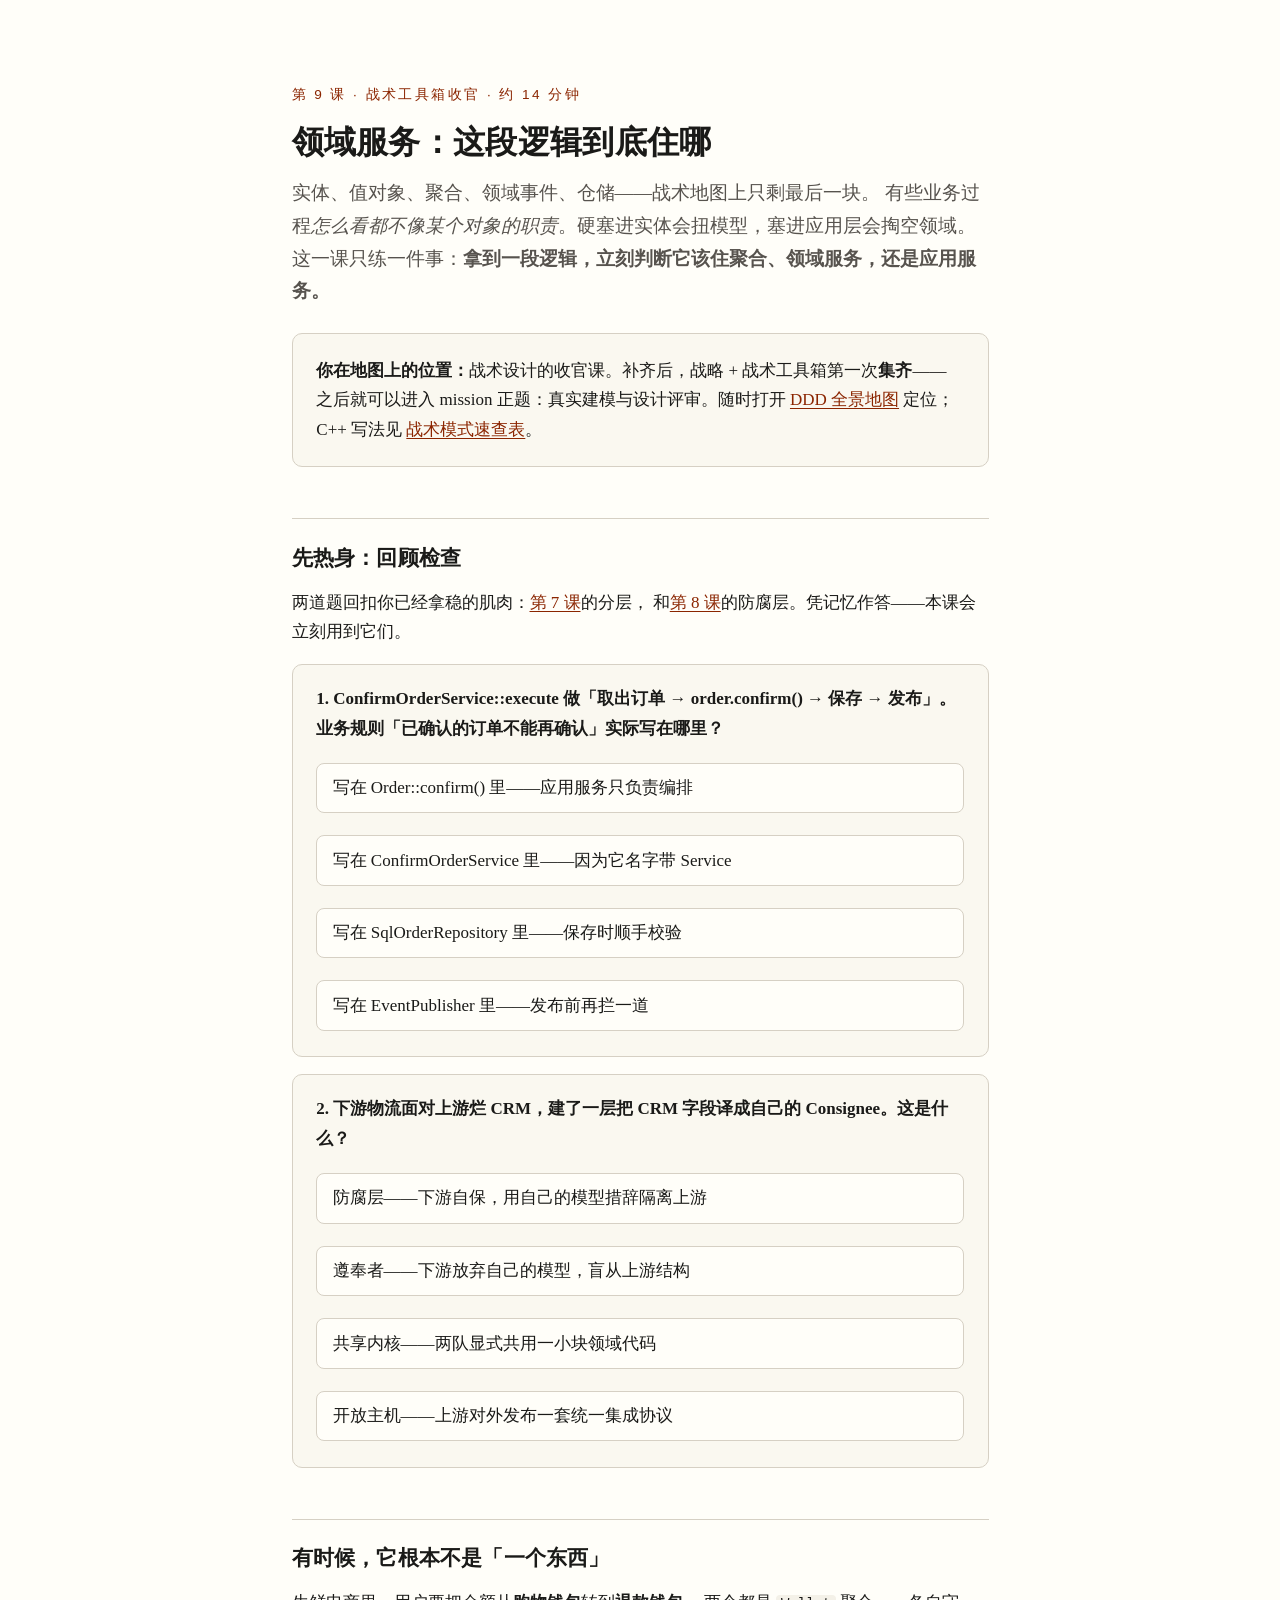
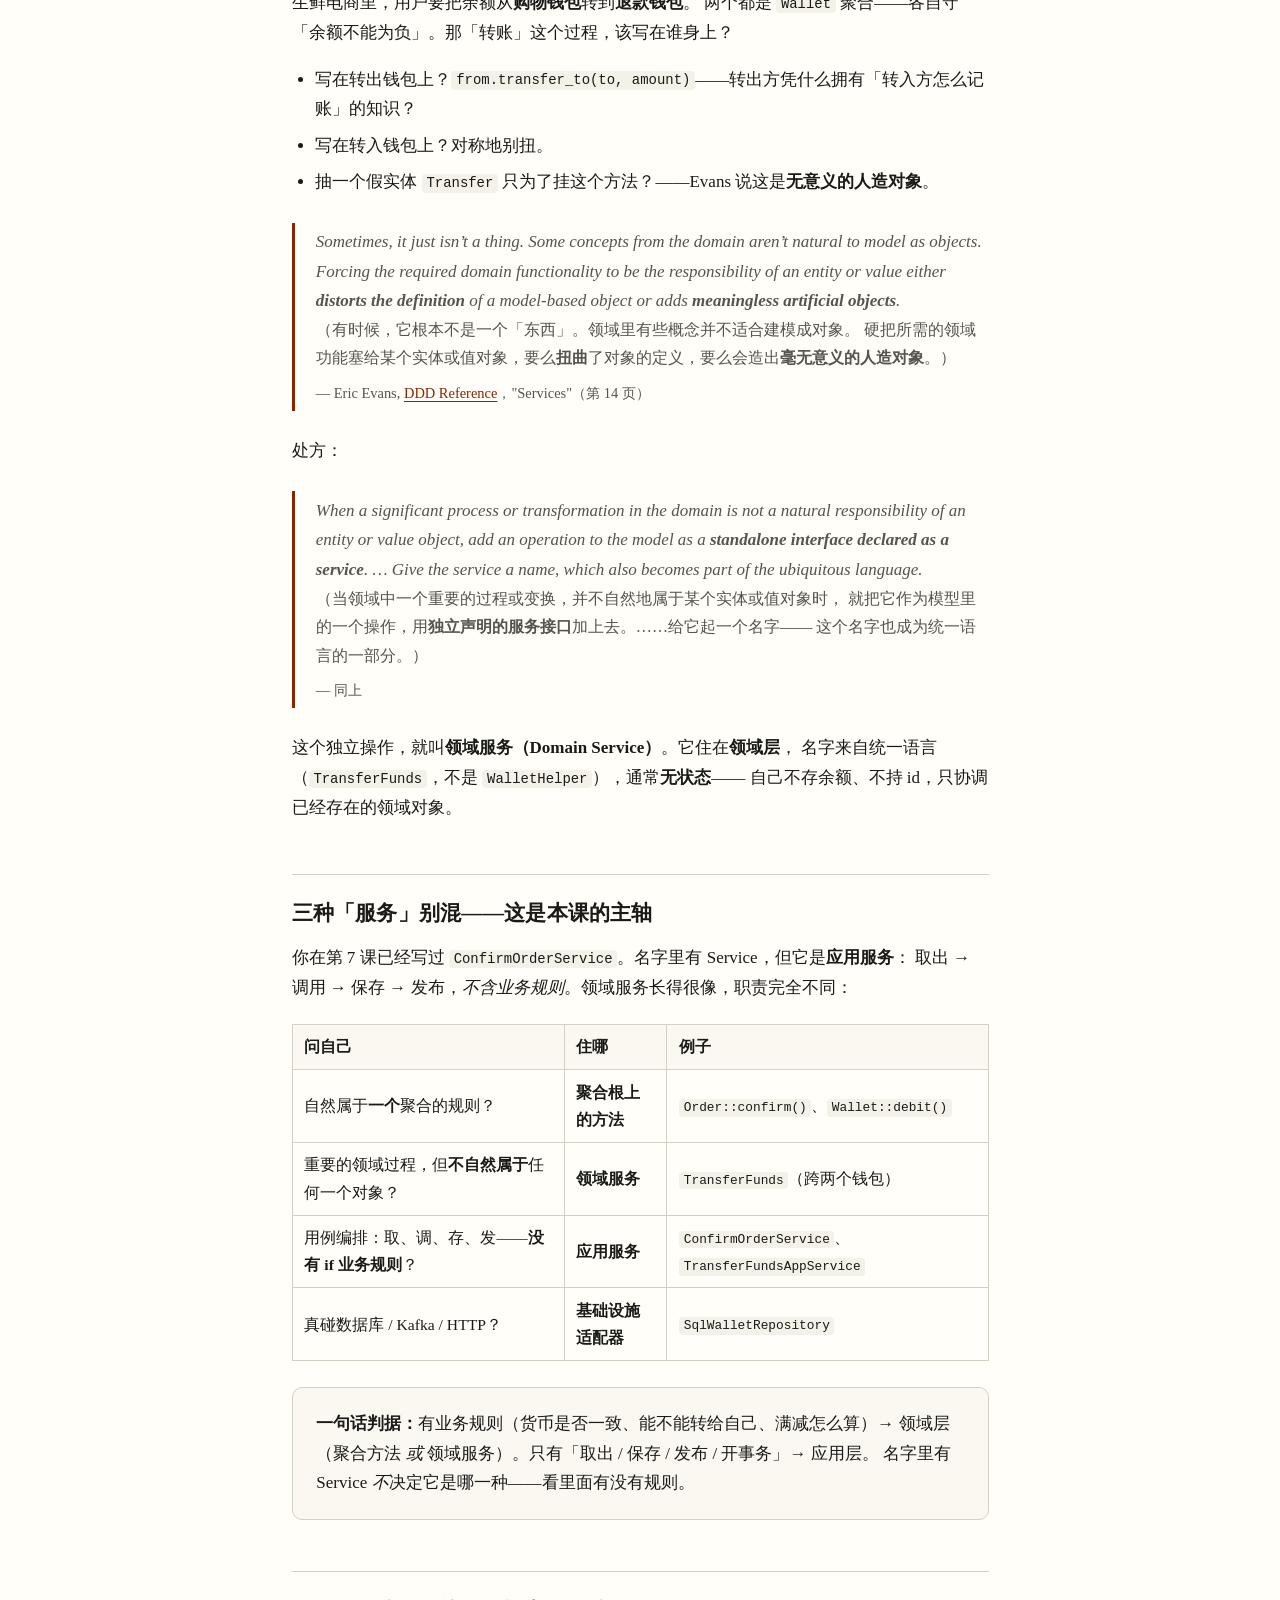
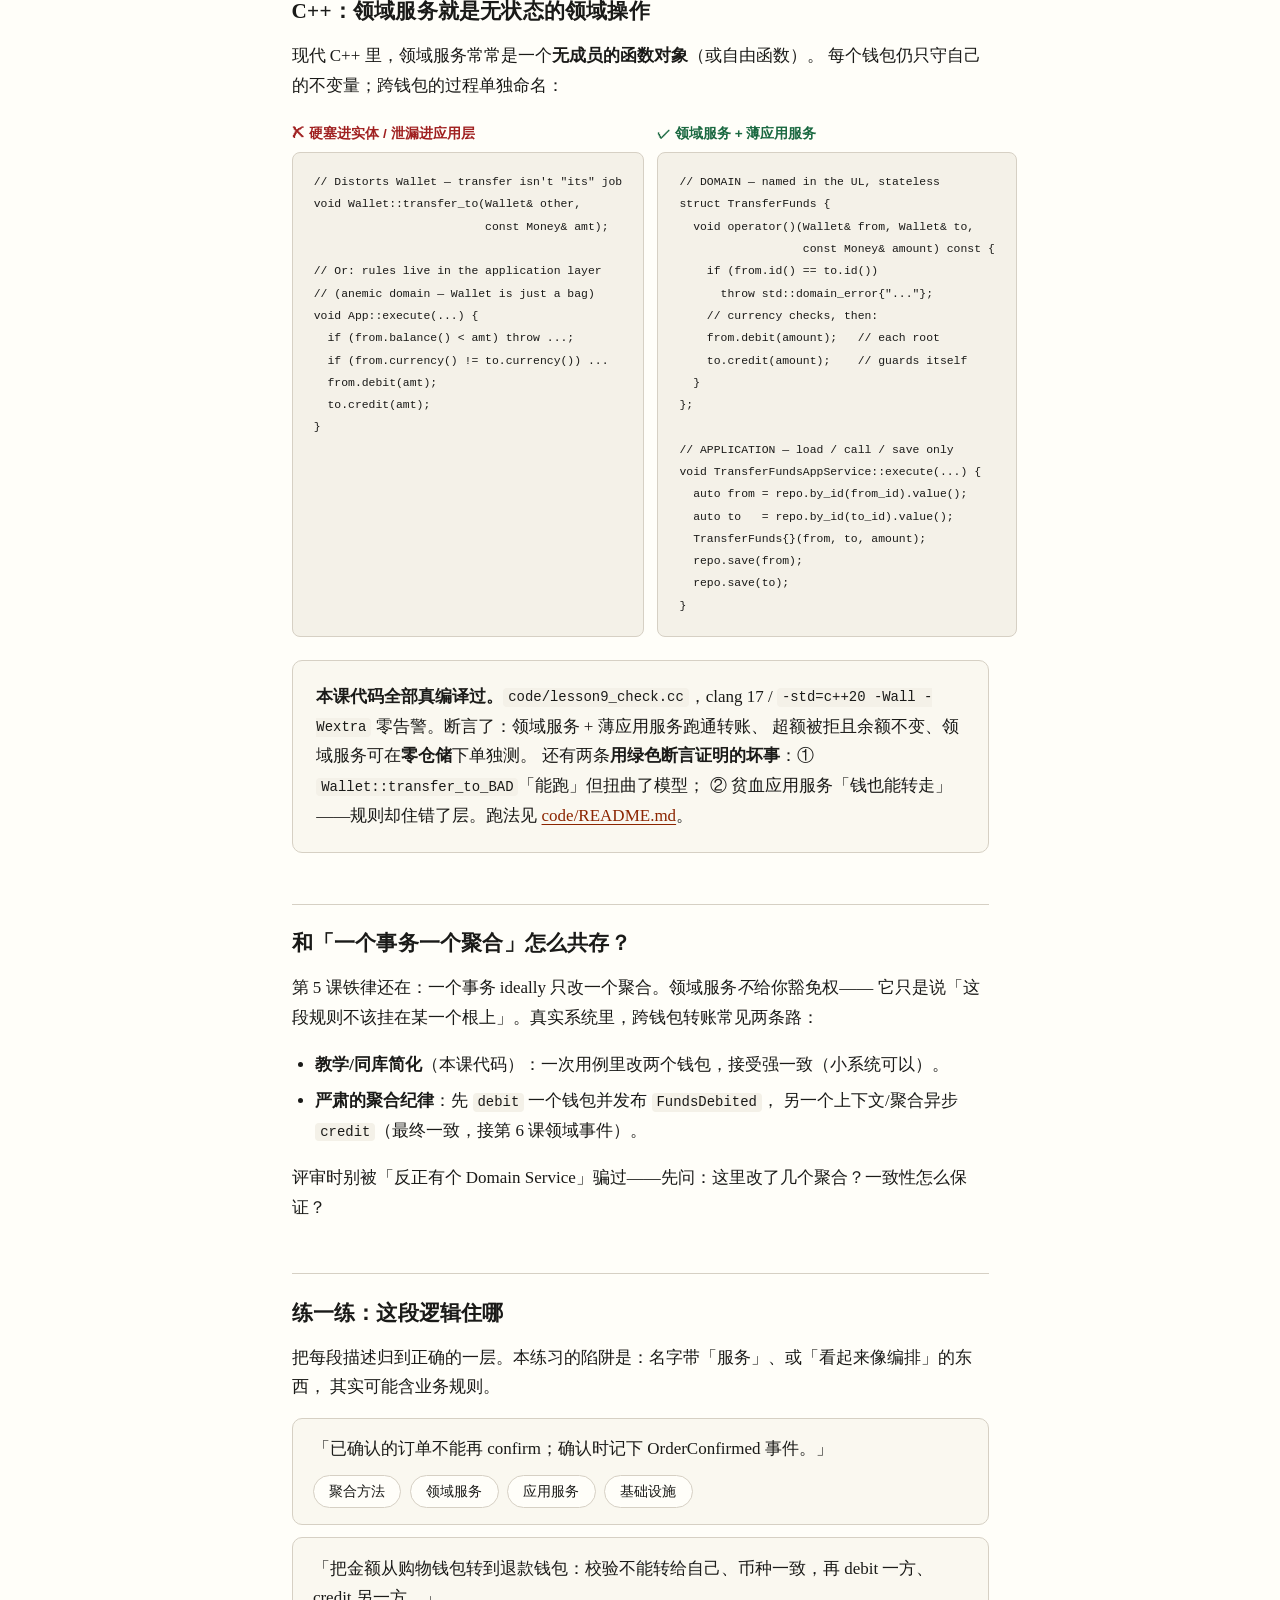
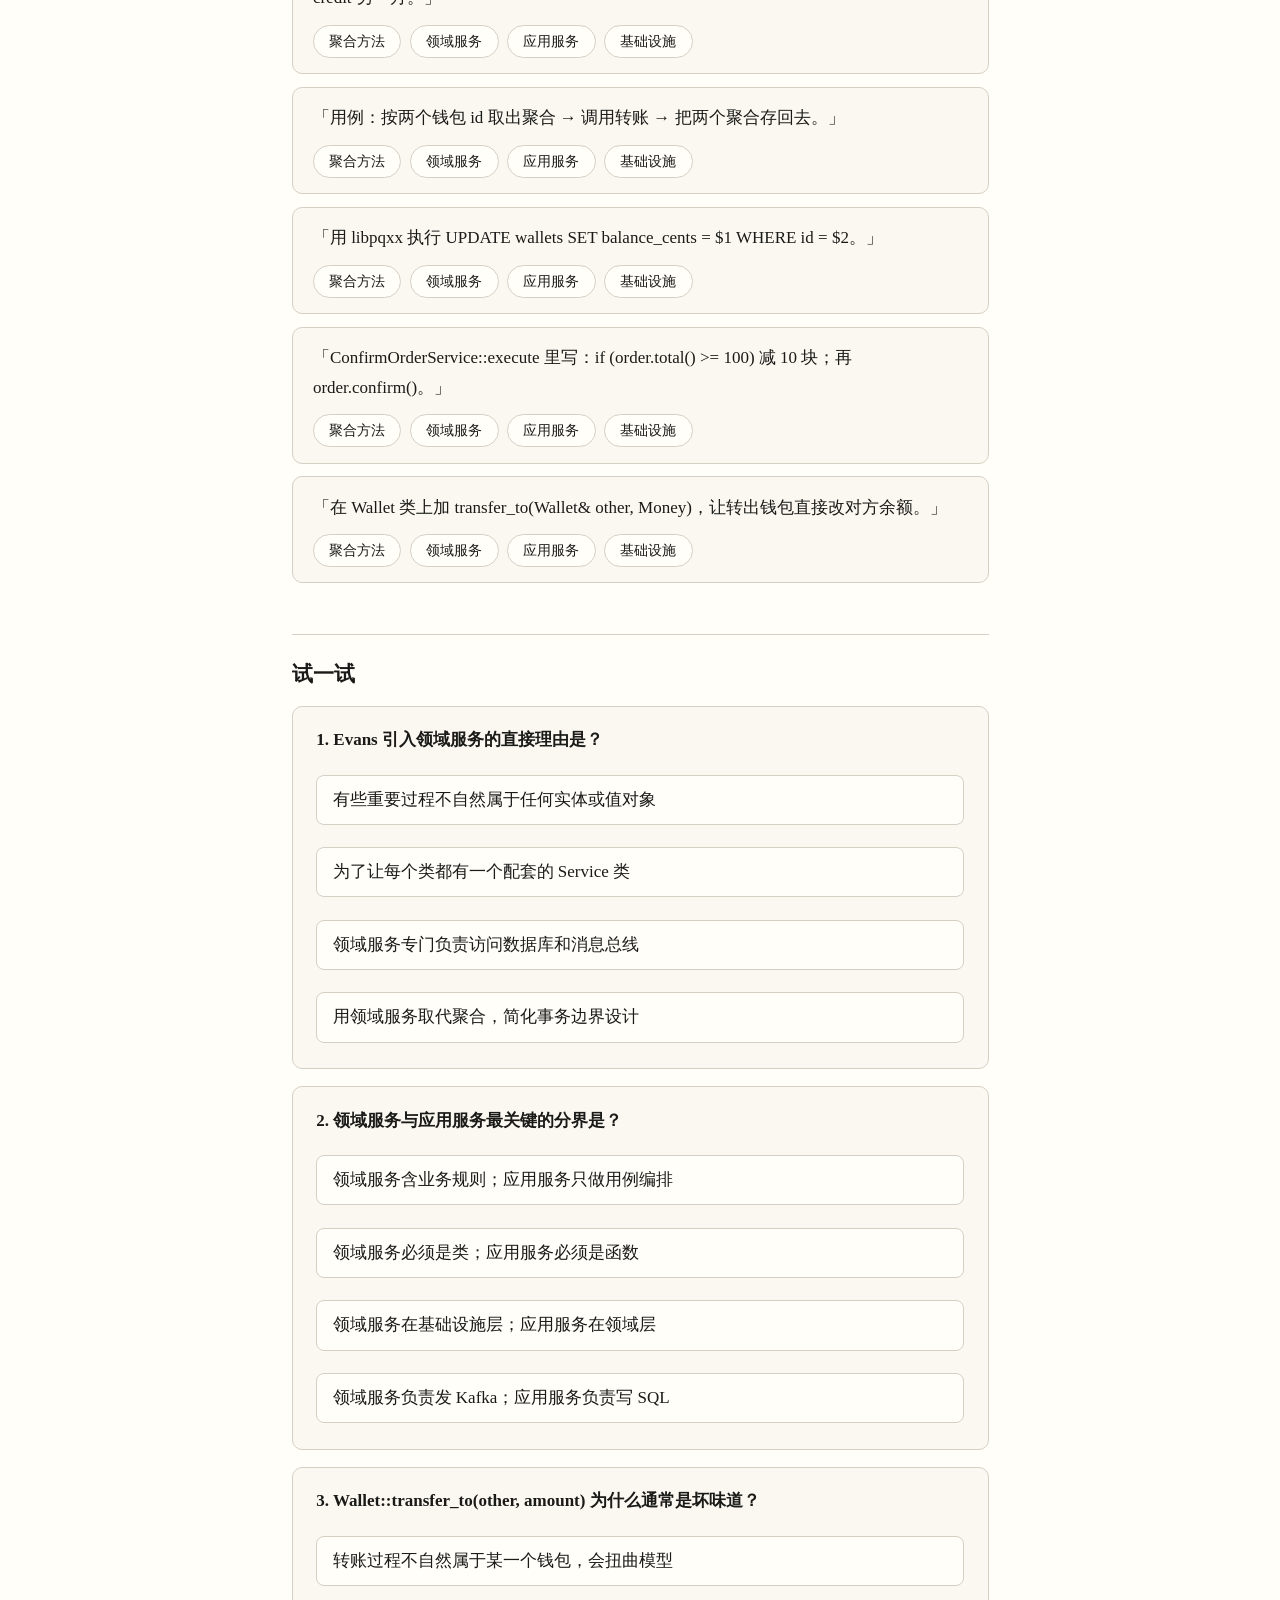
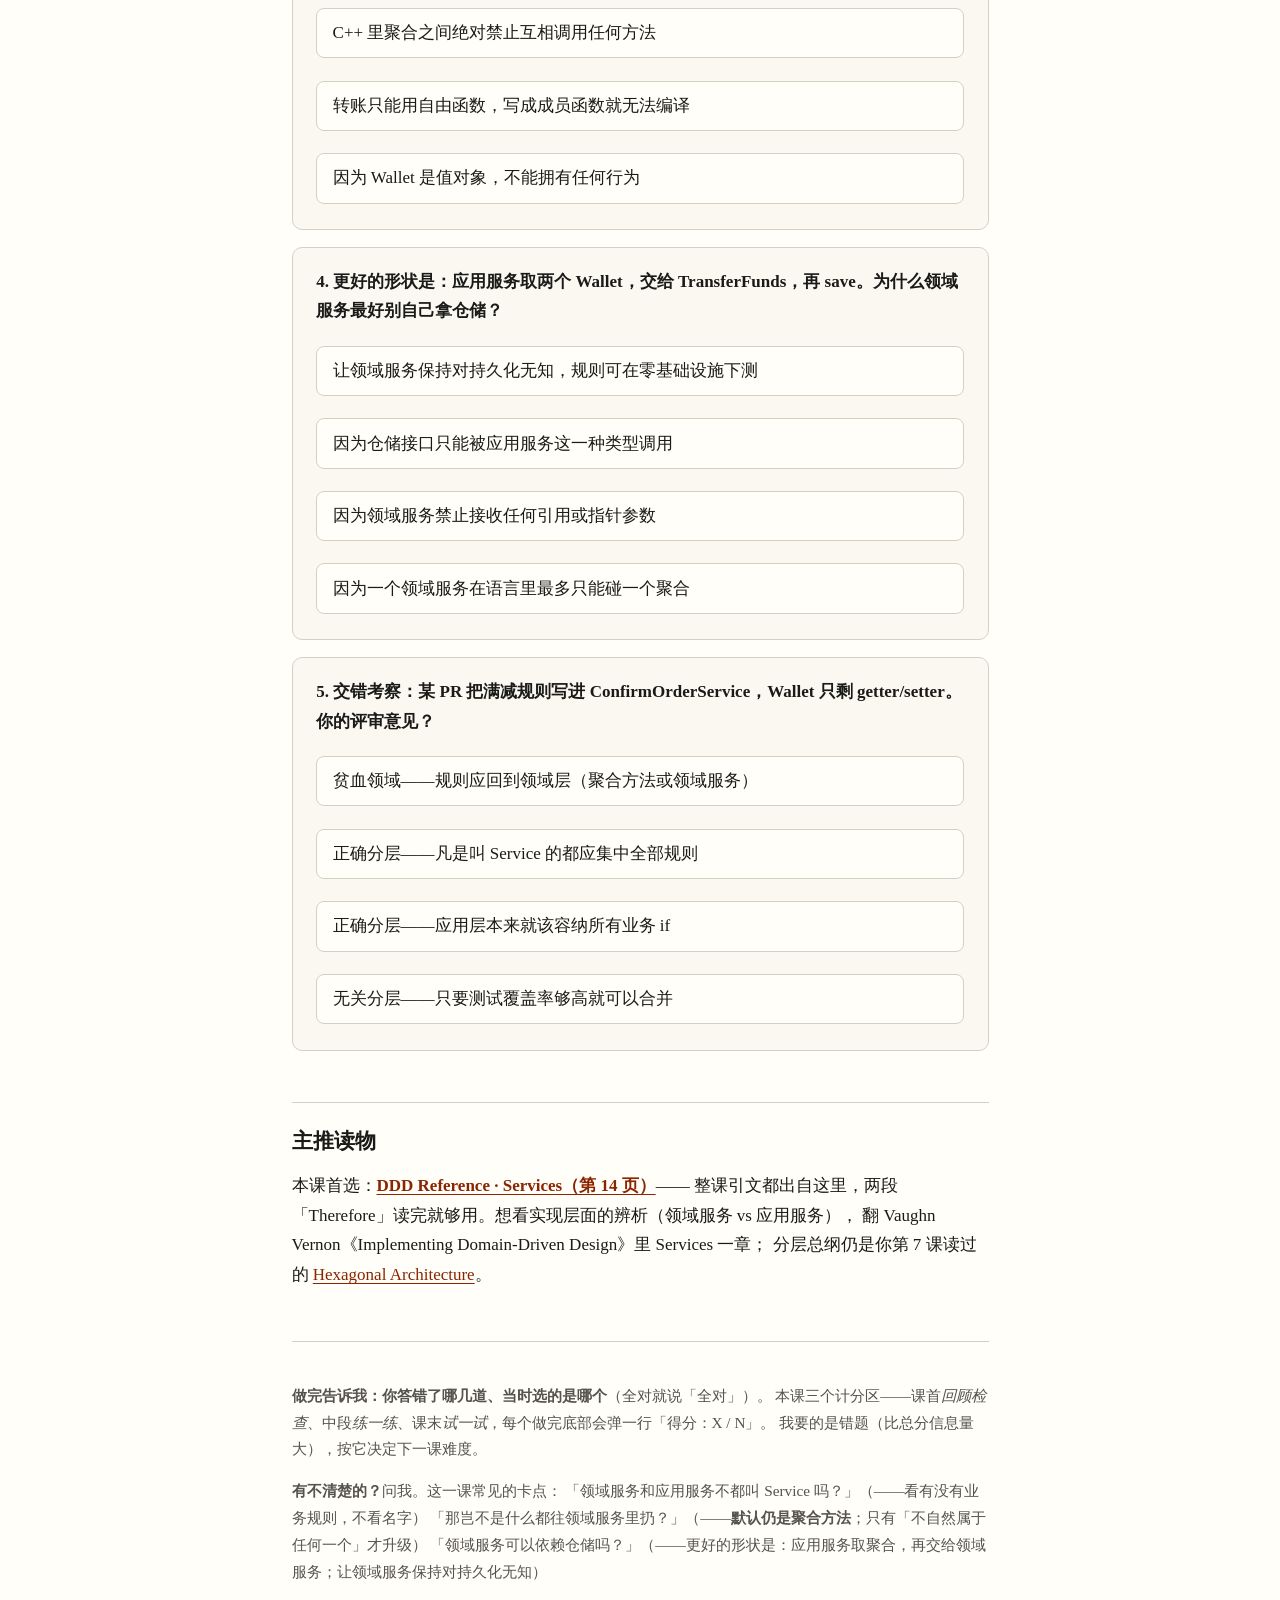
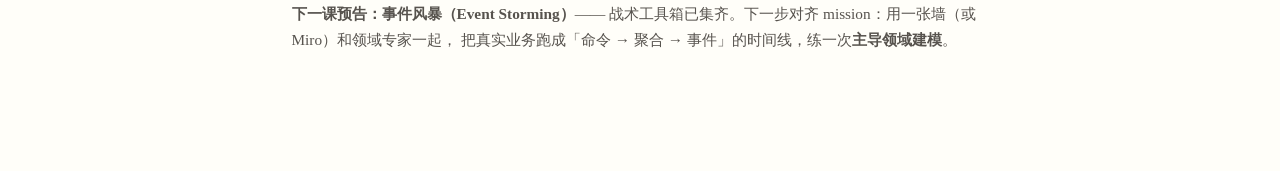
<file: lessons/0009-domain-service.html>
<!DOCTYPE html>
<html lang="zh-CN">
<head>
<meta charset="utf-8">
<meta name="viewport" content="width=device-width, initial-scale=1">
<title>第 9 课 · 领域服务：这段逻辑到底住哪</title>
<link rel="stylesheet" href="../assets/course.css">
</head>
<body>
<article>
  <p class="kicker">第 9 课 · 战术工具箱收官 · 约 14 分钟</p>
  <h1>领域服务：这段逻辑到底住哪</h1>
  <p class="lede">实体、值对象、聚合、领域事件、仓储——战术地图上只剩最后一块。
  有些业务过程<em>怎么看都不像某个对象的职责</em>。硬塞进实体会扭模型，塞进应用层会掏空领域。
  这一课只练一件事：<strong>拿到一段逻辑，立刻判断它该住聚合、领域服务，还是应用服务。</strong></p>

  <div class="card">
    <p><strong>你在地图上的位置：</strong>战术设计的收官课。补齐后，战略 + 战术工具箱第一次<strong>集齐</strong>——
    之后就可以进入 mission 正题：真实建模与设计评审。随时打开
    <a href="../reference/ddd-map.html">DDD 全景地图</a> 定位；C++ 写法见
    <a href="../reference/cpp-tactical-patterns.html">战术模式速查表</a>。</p>
  </div>

  <h2>先热身：回顾检查</h2>
  <p>两道题回扣你已经拿稳的肌肉：<a href="0007-repository-layered-architecture.html">第 7 课</a>的分层，
  和<a href="0008-context-map-anticorruption-layer.html">第 8 课</a>的防腐层。凭记忆作答——本课会立刻用到它们。</p>
  <div id="review"></div>

  <h2>有时候，它根本不是「一个东西」</h2>
  <p>生鲜电商里，用户要把余额从<strong>购物钱包</strong>转到<strong>退款钱包</strong>。
  两个都是 <code>Wallet</code> 聚合——各自守「余额不能为负」。那「转账」这个过程，该写在谁身上？</p>
  <ul>
    <li>写在转出钱包上？<code>from.transfer_to(to, amount)</code>——转出方凭什么拥有「转入方怎么记账」的知识？</li>
    <li>写在转入钱包上？对称地别扭。</li>
    <li>抽一个假实体 <code>Transfer</code> 只为了挂这个方法？——Evans 说这是<strong>无意义的人造对象</strong>。</li>
  </ul>
  <blockquote>
    Sometimes, it just isn’t a thing. Some concepts from the domain aren’t natural to model as objects.
    Forcing the required domain functionality to be the responsibility of an entity or value either
    <strong>distorts the definition</strong> of a model-based object or adds <strong>meaningless artificial objects</strong>.
    <span class="zh">（有时候，它根本不是一个「东西」。领域里有些概念并不适合建模成对象。
    硬把所需的领域功能塞给某个实体或值对象，要么<strong>扭曲</strong>了对象的定义，要么会造出<strong>毫无意义的人造对象</strong>。）</span>
    <cite>— Eric Evans, <a href="../reference/DDD_Reference_2015-03.pdf">DDD Reference</a>，"Services"（第 14 页）</cite>
  </blockquote>
  <p>处方：</p>
  <blockquote>
    When a significant process or transformation in the domain is not a natural responsibility of
    an entity or value object, add an operation to the model as a <strong>standalone interface
    declared as a service</strong>. … Give the service a name, which also becomes part of the
    ubiquitous language.
    <span class="zh">（当领域中一个重要的过程或变换，并不自然地属于某个实体或值对象时，
    就把它作为模型里的一个操作，用<strong>独立声明的服务接口</strong>加上去。……给它起一个名字——
    这个名字也成为统一语言的一部分。）</span>
    <cite>— 同上</cite>
  </blockquote>
  <p>这个独立操作，就叫<strong>领域服务（Domain Service）</strong>。它住在<strong>领域层</strong>，
  名字来自统一语言（<code>TransferFunds</code>，不是 <code>WalletHelper</code>），通常<strong>无状态</strong>——
  自己不存余额、不持 id，只协调已经存在的领域对象。</p>

  <h2>三种「服务」别混——这是本课的主轴</h2>
  <p>你在第 7 课已经写过 <code>ConfirmOrderService</code>。名字里有 Service，但它是<strong>应用服务</strong>：
  取出 → 调用 → 保存 → 发布，<em>不含业务规则</em>。领域服务长得很像，职责完全不同：</p>

  <div class="tbl-wrap">
  <table class="rule-table" style="width:100%;border-collapse:collapse;margin:1.25rem 0;font-size:0.92rem">
    <thead>
      <tr>
        <th style="border:1px solid var(--rule);padding:0.5rem 0.7rem;background:var(--card-bg);text-align:left">问自己</th>
        <th style="border:1px solid var(--rule);padding:0.5rem 0.7rem;background:var(--card-bg);text-align:left">住哪</th>
        <th style="border:1px solid var(--rule);padding:0.5rem 0.7rem;background:var(--card-bg);text-align:left">例子</th>
      </tr>
    </thead>
    <tbody>
      <tr>
        <td style="border:1px solid var(--rule);padding:0.5rem 0.7rem">自然属于<strong>一个</strong>聚合的规则？</td>
        <td style="border:1px solid var(--rule);padding:0.5rem 0.7rem"><strong>聚合根上的方法</strong></td>
        <td style="border:1px solid var(--rule);padding:0.5rem 0.7rem"><code>Order::confirm()</code>、<code>Wallet::debit()</code></td>
      </tr>
      <tr>
        <td style="border:1px solid var(--rule);padding:0.5rem 0.7rem">重要的领域过程，但<strong>不自然属于</strong>任何一个对象？</td>
        <td style="border:1px solid var(--rule);padding:0.5rem 0.7rem"><strong>领域服务</strong></td>
        <td style="border:1px solid var(--rule);padding:0.5rem 0.7rem"><code>TransferFunds</code>（跨两个钱包）</td>
      </tr>
      <tr>
        <td style="border:1px solid var(--rule);padding:0.5rem 0.7rem">用例编排：取、调、存、发——<strong>没有 if 业务规则</strong>？</td>
        <td style="border:1px solid var(--rule);padding:0.5rem 0.7rem"><strong>应用服务</strong></td>
        <td style="border:1px solid var(--rule);padding:0.5rem 0.7rem"><code>ConfirmOrderService</code>、<code>TransferFundsAppService</code></td>
      </tr>
      <tr>
        <td style="border:1px solid var(--rule);padding:0.5rem 0.7rem">真碰数据库 / Kafka / HTTP？</td>
        <td style="border:1px solid var(--rule);padding:0.5rem 0.7rem"><strong>基础设施适配器</strong></td>
        <td style="border:1px solid var(--rule);padding:0.5rem 0.7rem"><code>SqlWalletRepository</code></td>
      </tr>
    </tbody>
  </table>
  </div>

  <div class="card">
    <p><strong>一句话判据：</strong>有业务规则（货币是否一致、能不能转给自己、满减怎么算）→ 领域层
    （聚合方法 <em>或</em> 领域服务）。只有「取出 / 保存 / 发布 / 开事务」→ 应用层。
    名字里有 Service <em>不</em>决定它是哪一种——看里面有没有规则。</p>
  </div>

  <h2>C++：领域服务就是无状态的领域操作</h2>
  <p>现代 C++ 里，领域服务常常是一个<strong>无成员的函数对象</strong>（或自由函数）。
  每个钱包仍只守自己的不变量；跨钱包的过程单独命名：</p>

  <div class="compare">
    <figure>
      <figcaption class="bad-label">✗ 硬塞进实体 / 泄漏进应用层</figcaption>
      <pre><code>// Distorts Wallet — transfer isn't "its" job
void Wallet::transfer_to(Wallet&amp; other,
                         const Money&amp; amt);

// Or: rules live in the application layer
// (anemic domain — Wallet is just a bag)
void App::execute(...) {
  if (from.balance() &lt; amt) throw ...;
  if (from.currency() != to.currency()) ...
  from.debit(amt);
  to.credit(amt);
}</code></pre>
    </figure>
    <figure>
      <figcaption class="good-label">✓ 领域服务 + 薄应用服务</figcaption>
      <pre><code>// DOMAIN — named in the UL, stateless
struct TransferFunds {
  void operator()(Wallet&amp; from, Wallet&amp; to,
                  const Money&amp; amount) const {
    if (from.id() == to.id())
      throw std::domain_error{"..."};
    // currency checks, then:
    from.debit(amount);   // each root
    to.credit(amount);    // guards itself
  }
};

// APPLICATION — load / call / save only
void TransferFundsAppService::execute(...) {
  auto from = repo.by_id(from_id).value();
  auto to   = repo.by_id(to_id).value();
  TransferFunds{}(from, to, amount);
  repo.save(from);
  repo.save(to);
}</code></pre>
    </figure>
  </div>

  <div class="card">
    <p><strong>本课代码全部真编译过。</strong><code>code/lesson9_check.cc</code>，clang 17 /
    <code>-std=c++20 -Wall -Wextra</code> 零告警。断言了：领域服务 + 薄应用服务跑通转账、
    超额被拒且余额不变、领域服务可在<strong>零仓储</strong>下单独测。
    还有两条<strong>用绿色断言证明的坏事</strong>：① <code>Wallet::transfer_to_BAD</code>「能跑」但扭曲了模型；
    ② 贫血应用服务「钱也能转走」——规则却住错了层。跑法见
    <a href="../code/README.md">code/README.md</a>。</p>
  </div>

  <h2>和「一个事务一个聚合」怎么共存？</h2>
  <p>第 5 课铁律还在：一个事务 ideally 只改一个聚合。领域服务<em>不</em>给你豁免权——
  它只是说「这段规则不该挂在某一个根上」。真实系统里，跨钱包转账常见两条路：</p>
  <ul>
    <li><strong>教学/同库简化</strong>（本课代码）：一次用例里改两个钱包，接受强一致（小系统可以）。</li>
    <li><strong>严肃的聚合纪律</strong>：先 <code>debit</code> 一个钱包并发布 <code>FundsDebited</code>，
    另一个上下文/聚合异步 <code>credit</code>（最终一致，接第 6 课领域事件）。</li>
  </ul>
  <p>评审时别被「反正有个 Domain Service」骗过——先问：这里改了几个聚合？一致性怎么保证？</p>

  <h2>练一练：这段逻辑住哪</h2>
  <p>把每段描述归到正确的一层。本练习的陷阱是：名字带「服务」、或「看起来像编排」的东西，
  其实可能含业务规则。</p>
  <div id="sort"></div>

  <h2>试一试</h2>
  <div id="quiz"></div>

  <h2>主推读物</h2>
  <p>本课首选：<a href="../reference/DDD_Reference_2015-03.pdf"><strong>DDD Reference · Services（第 14 页）</strong></a>——
  整课引文都出自这里，两段「Therefore」读完就够用。想看实现层面的辨析（领域服务 vs 应用服务），
  翻 Vaughn Vernon《Implementing Domain-Driven Design》里 Services 一章；
  分层总纲仍是你第 7 课读过的
  <a href="https://alistair.cockburn.us/hexagonal-architecture/">Hexagonal Architecture</a>。</p>

  <footer class="lesson-footer">
    <p><strong>做完告诉我：你答错了哪几道、当时选的是哪个</strong>（全对就说「全对」）。
    本课三个计分区——课首<em>回顾检查</em>、中段<em>练一练</em>、课末<em>试一试</em>，每个做完底部会弹一行「得分：X / N」。
    我要的是错题（比总分信息量大），按它决定下一课难度。</p>
    <p><strong>有不清楚的？</strong>问我。这一课常见的卡点：
    「领域服务和应用服务不都叫 Service 吗？」（——看有没有业务规则，不看名字）
    「那岂不是什么都往领域服务里扔？」（——<strong>默认仍是聚合方法</strong>；只有「不自然属于任何一个」才升级）
    「领域服务可以依赖仓储吗？」（——更好的形状是：应用服务取聚合，再交给领域服务；让领域服务保持对持久化无知）</p>
    <p><strong>下一课预告：事件风暴（Event Storming）</strong>——
    战术工具箱已集齐。下一步对齐 mission：用一张墙（或 Miro）和领域专家一起，
    把真实业务跑成「命令 → 聚合 → 事件」的时间线，练一次<strong>主导领域建模</strong>。</p>
  </footer>
</article>

<script src="../assets/categorize.js"></script>
<script src="../assets/quiz.js"></script>
<script>
renderQuiz(document.getElementById("review"), [
  {
    stem: "ConfirmOrderService::execute 做「取出订单 → order.confirm() → 保存 → 发布」。业务规则「已确认的订单不能再确认」实际写在哪里？",
    options: [
      "写在 Order::confirm() 里——应用服务只负责编排",
      "写在 ConfirmOrderService 里——因为它名字带 Service",
      "写在 SqlOrderRepository 里——保存时顺手校验",
      "写在 EventPublisher 里——发布前再拦一道"
    ],
    answer: 0,
    explain: "写在 Order::confirm()。应用服务是薄编排，业务规则住在聚合根上——这是第 7 课的主轴。本课要加的只是：有些规则<em>也不</em>自然属于某一个根，那时才请领域服务上场。选项 B 是「看见 Service 就往应用层塞规则」的贫血病，本课要专门治。"
  },
  {
    stem: "下游物流面对上游烂 CRM，建了一层把 CRM 字段译成自己的 Consignee。这是什么？",
    options: [
      "防腐层——下游自保，用自己的模型措辞隔离上游",
      "遵奉者——下游放弃自己的模型，盲从上游结构",
      "共享内核——两队显式共用一小块领域代码",
      "开放主机——上游对外发布一套统一集成协议"
    ],
    answer: 0,
    explain: "防腐层。关键词是「译成自己的 Consignee / 隔离上游」——自保，不是认命。遵奉者是同处境的另一条路（盲从）。本课马上会用同一把『端口在领域层』的尺子：领域服务也住在领域层，只是它协调的是<em>自己模型内部</em>的对象，不是翻译外部模型。"
  }
], {
  perfect: "分层和防腐层都还在手感里。下面用同一把尺子切『聚合方法 / 领域服务 / 应用服务』。",
  imperfect: "先看错题解释。本课全程在『规则住领域、编排住应用』上加一刀——这刀切不准，后面会混。"
});

renderCategorize(document.getElementById("sort"), {
  perfect: "『这段逻辑住哪』切得很干净——尤其没被『名字带 Service』和『看起来像编排』骗到。",
  imperfect: "看答错那条：有 if/业务规则 → 领域（聚合方法或领域服务）；只有取存发 → 应用；碰技术 → 基础设施。",
  buckets: ["聚合方法", "领域服务", "应用服务", "基础设施"],
  items: [
    {
      text: "「已确认的订单不能再 confirm；确认时记下 OrderConfirmed 事件。」",
      bucket: 0,
      explain: "聚合方法。规则自然属于 Order 这一个根——状态变了、事件也由它产生。这是默认落点，别一上来就建领域服务。"
    },
    {
      text: "「把金额从购物钱包转到退款钱包：校验不能转给自己、币种一致，再 debit 一方、credit 另一方。」",
      bucket: 1,
      explain: "领域服务。过程重要，但不自然属于某一个 Wallet——硬挂在 from 或 to 上都会扭曲对象。TransferFunds 是统一语言里的名字。"
    },
    {
      text: "「用例：按两个钱包 id 取出聚合 → 调用转账 → 把两个聚合存回去。」",
      bucket: 2,
      explain: "应用服务。全程没有业务 if，只做取/调/存。规则在 TransferFunds 里；应用层不该重复写『余额够不够』。"
    },
    {
      text: "「用 libpqxx 执行 UPDATE wallets SET balance_cents = $1 WHERE id = $2。」",
      bucket: 3,
      explain: "基础设施。这是仓储适配器的活——领域层和应用层都不该 #include 数据库头文件。"
    },
    {
      text: "「ConfirmOrderService::execute 里写：if (order.total() >= 100) 减 10 块；再 order.confirm()。」",
      bucket: 1,
      explain: "领域服务（或本可放进定价相关的领域对象）——陷阱题。它写在『应用服务』类里，但满减是业务规则，不属于编排。正确姿态：规则挪回领域层；应用服务只负责调用。若满减策略跨多个对象、又不自然属于 Order，就用领域服务承载。"
    },
    {
      text: "「在 Wallet 类上加 transfer_to(Wallet& other, Money)，让转出钱包直接改对方余额。」",
      bucket: 1,
      explain: "仍应是领域服务——另一道陷阱。你『写在了聚合上』，但按 Evans，这扭曲了 Wallet 的定义（它不该拥有另一个聚合怎么记账的知识）。归类看的是<em>逻辑该住哪</em>，不是你现在错误地写在了哪。"
    }
  ]
});

renderQuiz(document.getElementById("quiz"), [
  {
    stem: "Evans 引入领域服务的直接理由是？",
    options: [
      "有些重要过程不自然属于任何实体或值对象",
      "为了让每个类都有一个配套的 Service 类",
      "领域服务专门负责访问数据库和消息总线",
      "用领域服务取代聚合，简化事务边界设计"
    ],
    answer: 0,
    explain: "原文：not a natural responsibility of an entity or value object。不是为了凑 Service 类（B），不是干基础设施的活（C），更不是取代聚合（D）。默认仍是聚合方法；领域服务是例外出口。"
  },
  {
    stem: "领域服务与应用服务最关键的分界是？",
    options: [
      "领域服务含业务规则；应用服务只做用例编排",
      "领域服务必须是类；应用服务必须是函数",
      "领域服务在基础设施层；应用服务在领域层",
      "领域服务负责发 Kafka；应用服务负责写 SQL"
    ],
    answer: 0,
    explain: "看有没有业务规则。名字、是类还是函数、都不决定分层。C/D 把两层都放反了：领域服务在领域层；Kafka/SQL 是基础设施。"
  },
  {
    stem: "Wallet::transfer_to(other, amount) 为什么通常是坏味道？",
    options: [
      "转账过程不自然属于某一个钱包，会扭曲模型",
      "C++ 里聚合之间绝对禁止互相调用任何方法",
      "转账只能用自由函数，写成成员函数就无法编译",
      "因为 Wallet 是值对象，不能拥有任何行为"
    ],
    answer: 0,
    explain: "Evans：forcing … distorts the definition。能编译、能跑（lesson9_check 里绿色断言证明了坏事），但模型说错了话。B 过绝对；C 是语法胡说；D 错——Wallet 是实体/聚合，debit/credit 恰恰该在它身上。"
  },
  {
    stem: "更好的形状是：应用服务取两个 Wallet，交给 TransferFunds，再 save。为什么领域服务最好别自己拿仓储？",
    options: [
      "让领域服务保持对持久化无知，规则可在零基础设施下测",
      "因为仓储接口只能被应用服务这一种类型调用",
      "因为领域服务禁止接收任何引用或指针参数",
      "因为一个领域服务在语言里最多只能碰一个聚合"
    ],
    answer: 0,
    explain: "和第 7 课同一红利：依赖朝里、领域可在零 DB 下测。仓储是端口，技术上领域服务『能』依赖它，但会把『取存』和『规则』缠在一起，测试与职责都变糊。B/C/D 都不是 DDD 的硬规则。"
  },
  {
    stem: "交错考察：某 PR 把满减规则写进 ConfirmOrderService，Wallet 只剩 getter/setter。你的评审意见？",
    options: [
      "贫血领域——规则应回到领域层（聚合方法或领域服务）",
      "正确分层——凡是叫 Service 的都应集中全部规则",
      "正确分层——应用层本来就该容纳所有业务 if",
      "无关分层——只要测试覆盖率够高就可以合并"
    ],
    answer: 0,
    explain: "经典贫血领域模型（anemic domain）：对象变成数据袋，规则流进应用层『上帝服务』。对齐 mission 的评审技能——先问『这段 if 是业务规则还是编排』。B/C 正好是反模式的自我辩护；D 用测试掩盖结构问题。"
  }
]);
</script>
</body>
</html>
</file>
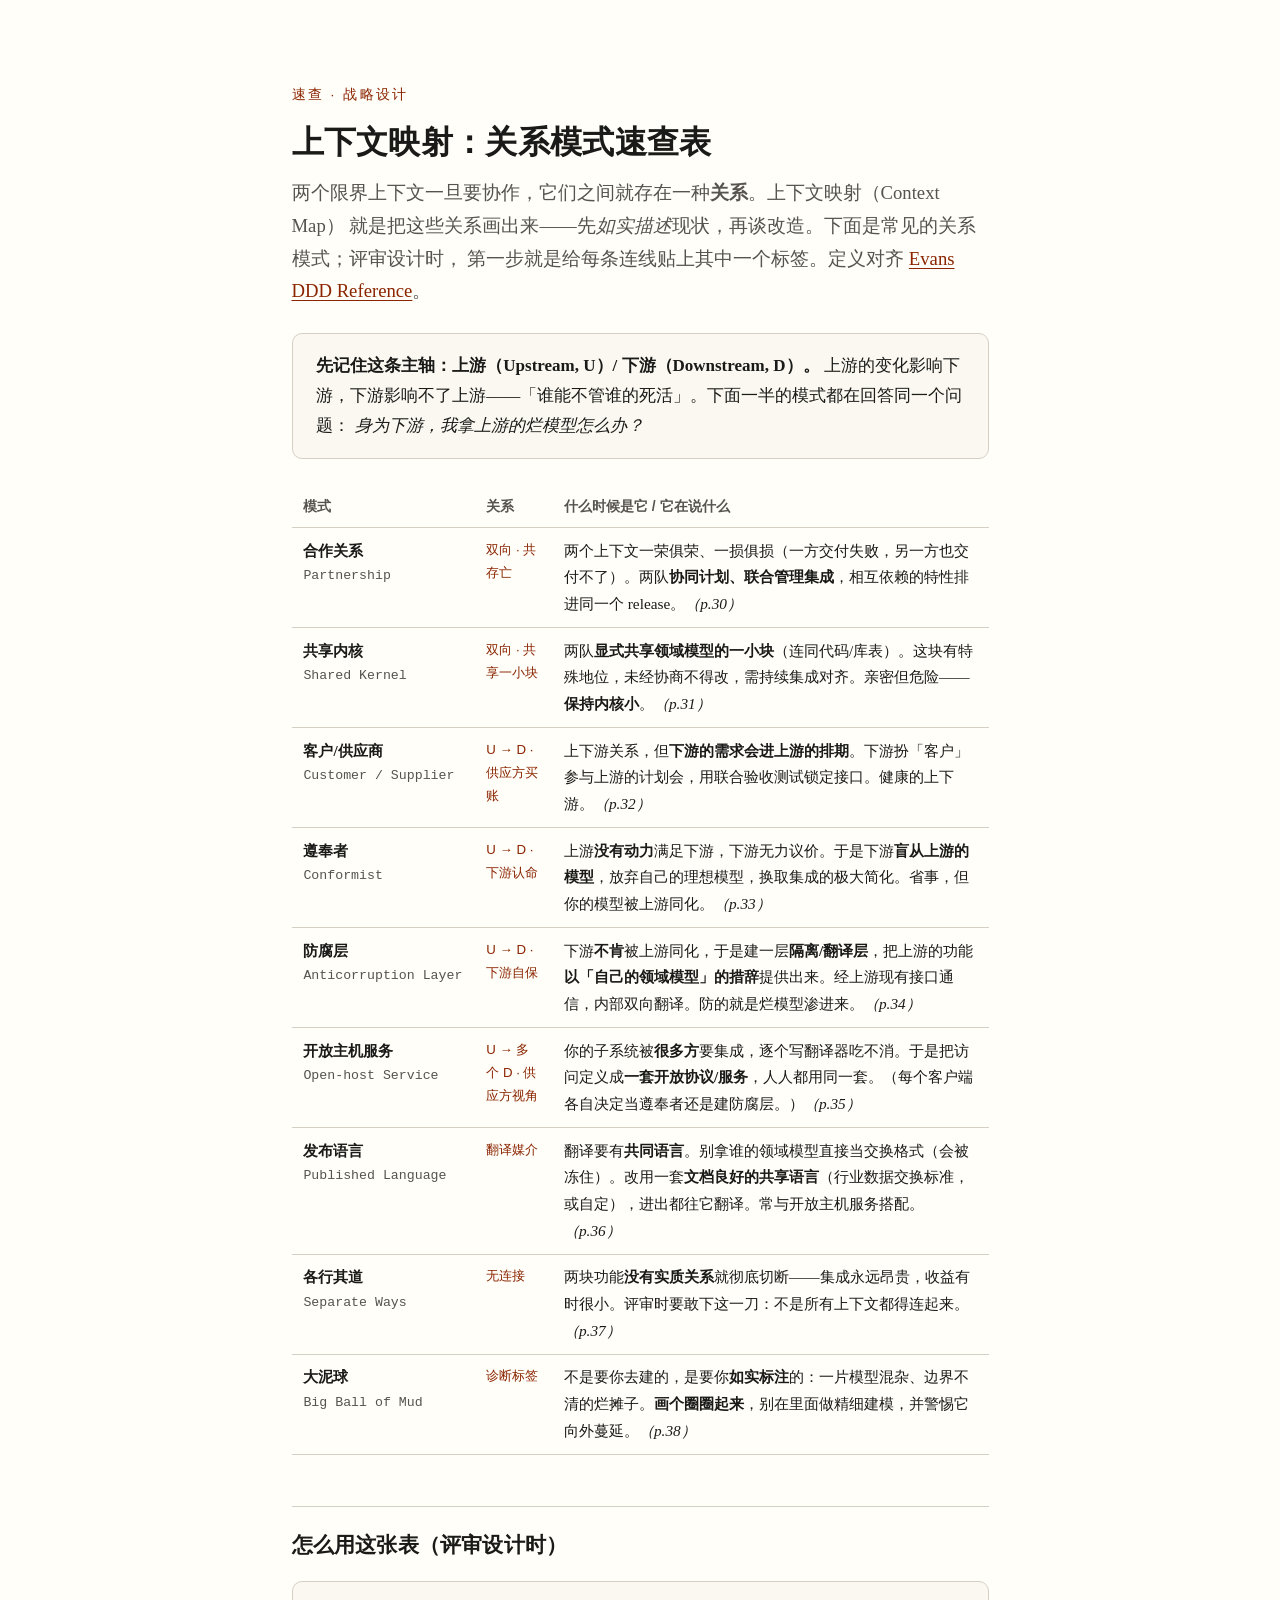
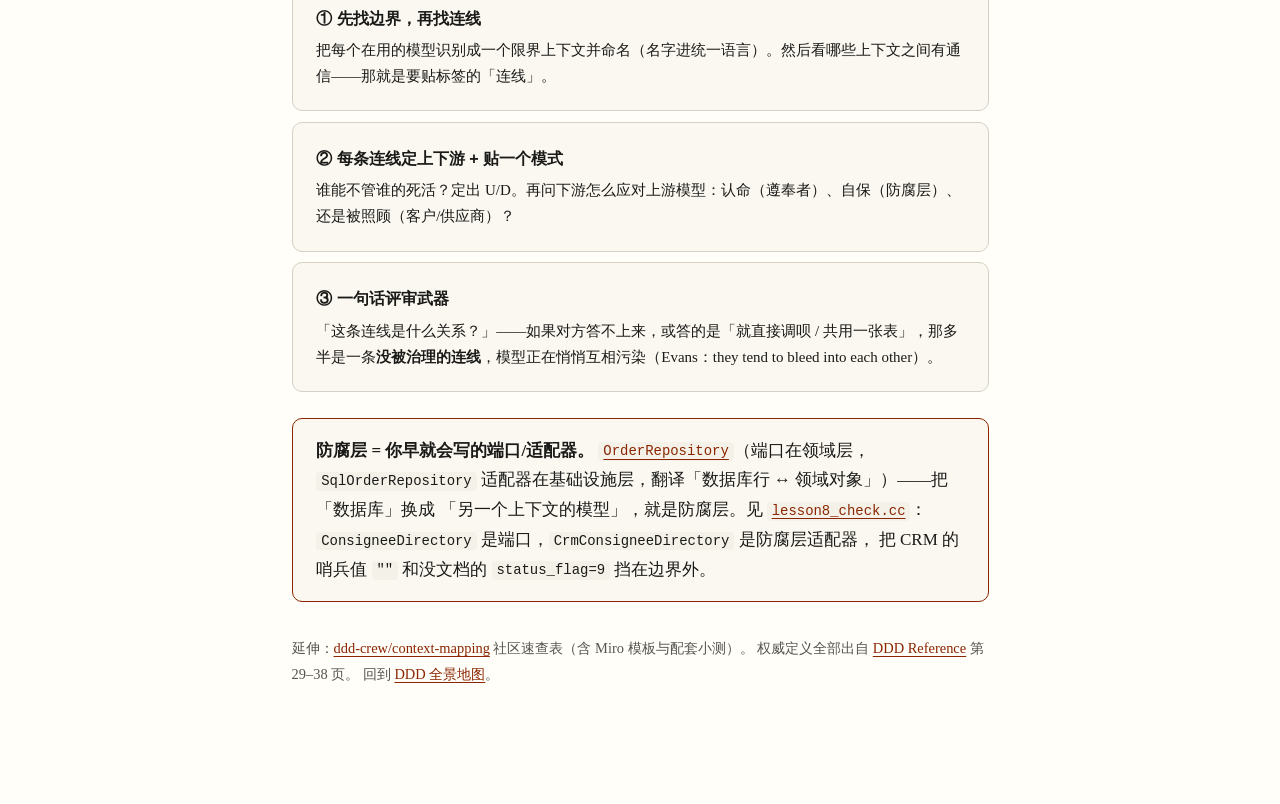
<file: reference/context-map-patterns.html>
<!DOCTYPE html>
<html lang="zh-CN">
<head>
<meta charset="utf-8">
<meta name="viewport" content="width=device-width, initial-scale=1">
<title>速查 · 上下文映射的关系模式</title>
<link rel="stylesheet" href="../assets/course.css">
<style>
  table { border-collapse: collapse; width: 100%; margin: 1.25rem 0; font-size: 0.9rem; }
  th, td { text-align: left; padding: 0.55rem 0.7rem; border-bottom: 1px solid var(--rule); vertical-align: top; }
  th { font-family: -apple-system, "PingFang SC", sans-serif; font-size: 0.82rem; color: var(--ink-soft); }
  td.pat { font-weight: 600; white-space: nowrap; }
  td.pat .en { display: block; font-weight: 400; font-size: 0.78rem; color: var(--ink-soft); font-family: "SF Mono", ui-monospace, monospace; }
  .rel { font-family: -apple-system, "PingFang SC", sans-serif; font-size: 0.78rem; color: var(--accent); }
  .axis { display: grid; grid-template-columns: 1fr; gap: 0.6rem; margin: 1.25rem 0; }
  .axis .card { margin: 0; }
  .axis h4 { margin: 0 0 0.3rem; font-family: -apple-system, "PingFang SC", sans-serif; font-size: 0.95rem; }
  .axis p { margin: 0; font-size: 0.88rem; }
</style>
</head>
<body>
<article>
  <p class="kicker">速查 · 战略设计</p>
  <h1>上下文映射：关系模式速查表</h1>
  <p class="lede">两个限界上下文一旦要协作，它们之间就存在一种<strong>关系</strong>。上下文映射（Context Map）
  就是把这些关系画出来——先<em>如实描述</em>现状，再谈改造。下面是常见的关系模式；评审设计时，
  第一步就是给每条连线贴上其中一个标签。定义对齐 <a href="DDD_Reference_2015-03.pdf">Evans DDD Reference</a>。</p>

  <div class="card">
    <p style="margin:0"><strong>先记住这条主轴：上游（Upstream, U）/ 下游（Downstream, D）。</strong>
    上游的变化影响下游，下游影响不了上游——「谁能不管谁的死活」。下面一半的模式都在回答同一个问题：
    <em>身为下游，我拿上游的烂模型怎么办？</em></p>
  </div>

  <table>
    <thead>
      <tr><th>模式</th><th>关系</th><th>什么时候是它 / 它在说什么</th></tr>
    </thead>
    <tbody>
      <tr>
        <td class="pat">合作关系<span class="en">Partnership</span></td>
        <td class="rel">双向 · 共存亡</td>
        <td>两个上下文一荣俱荣、一损俱损（一方交付失败，另一方也交付不了）。两队<strong>协同计划、联合管理集成</strong>，相互依赖的特性排进同一个 release。<em>（p.30）</em></td>
      </tr>
      <tr>
        <td class="pat">共享内核<span class="en">Shared Kernel</span></td>
        <td class="rel">双向 · 共享一小块</td>
        <td>两队<strong>显式共享领域模型的一小块</strong>（连同代码/库表）。这块有特殊地位，未经协商不得改，需持续集成对齐。亲密但危险——<strong>保持内核小</strong>。<em>（p.31）</em></td>
      </tr>
      <tr>
        <td class="pat">客户/供应商<span class="en">Customer / Supplier</span></td>
        <td class="rel">U → D · 供应方买账</td>
        <td>上下游关系，但<strong>下游的需求会进上游的排期</strong>。下游扮「客户」参与上游的计划会，用联合验收测试锁定接口。健康的上下游。<em>（p.32）</em></td>
      </tr>
      <tr>
        <td class="pat">遵奉者<span class="en">Conformist</span></td>
        <td class="rel">U → D · 下游认命</td>
        <td>上游<strong>没有动力</strong>满足下游，下游无力议价。于是下游<strong>盲从上游的模型</strong>，放弃自己的理想模型，换取集成的极大简化。省事，但你的模型被上游同化。<em>（p.33）</em></td>
      </tr>
      <tr>
        <td class="pat">防腐层<span class="en">Anticorruption Layer</span></td>
        <td class="rel">U → D · 下游自保</td>
        <td>下游<strong>不肯</strong>被上游同化，于是建一层<strong>隔离/翻译层</strong>，把上游的功能<strong>以「自己的领域模型」的措辞</strong>提供出来。经上游现有接口通信，内部双向翻译。防的就是烂模型渗进来。<em>（p.34）</em></td>
      </tr>
      <tr>
        <td class="pat">开放主机服务<span class="en">Open-host Service</span></td>
        <td class="rel">U → 多个 D · 供应方视角</td>
        <td>你的子系统被<strong>很多方</strong>要集成，逐个写翻译器吃不消。于是把访问定义成<strong>一套开放协议/服务</strong>，人人都用同一套。（每个客户端各自决定当遵奉者还是建防腐层。）<em>（p.35）</em></td>
      </tr>
      <tr>
        <td class="pat">发布语言<span class="en">Published Language</span></td>
        <td class="rel">翻译媒介</td>
        <td>翻译要有<strong>共同语言</strong>。别拿谁的领域模型直接当交换格式（会被冻住）。改用一套<strong>文档良好的共享语言</strong>（行业数据交换标准，或自定），进出都往它翻译。常与开放主机服务搭配。<em>（p.36）</em></td>
      </tr>
      <tr>
        <td class="pat">各行其道<span class="en">Separate Ways</span></td>
        <td class="rel">无连接</td>
        <td>两块功能<strong>没有实质关系</strong>就彻底切断——集成永远昂贵，收益有时很小。评审时要敢下这一刀：不是所有上下文都得连起来。<em>（p.37）</em></td>
      </tr>
      <tr>
        <td class="pat">大泥球<span class="en">Big Ball of Mud</span></td>
        <td class="rel">诊断标签</td>
        <td>不是要你去建的，是要你<strong>如实标注</strong>的：一片模型混杂、边界不清的烂摊子。<strong>画个圈圈起来</strong>，别在里面做精细建模，并警惕它向外蔓延。<em>（p.38）</em></td>
      </tr>
    </tbody>
  </table>

  <h2>怎么用这张表（评审设计时）</h2>
  <div class="axis">
    <div class="card">
      <h4>① 先找边界，再找连线</h4>
      <p>把每个在用的模型识别成一个限界上下文并命名（名字进统一语言）。然后看哪些上下文之间有通信——那就是要贴标签的「连线」。</p>
    </div>
    <div class="card">
      <h4>② 每条连线定上下游 + 贴一个模式</h4>
      <p>谁能不管谁的死活？定出 U/D。再问下游怎么应对上游模型：认命（遵奉者）、自保（防腐层）、还是被照顾（客户/供应商）？</p>
    </div>
    <div class="card">
      <h4>③ 一句话评审武器</h4>
      <p>「这条连线是什么关系？」——如果对方答不上来，或答的是「就直接调呗 / 共用一张表」，那多半是一条<strong>没被治理的连线</strong>，模型正在悄悄互相污染（Evans：they tend to bleed into each other）。</p>
    </div>
  </div>

  <div class="card" style="border-color:var(--accent)">
    <p style="margin:0"><strong>防腐层 = 你早就会写的端口/适配器。</strong>
    <a href="../lessons/0007-repository-layered-architecture.html"><code>OrderRepository</code></a>（端口在领域层，
    <code>SqlOrderRepository</code> 适配器在基础设施层，翻译「数据库行 ↔ 领域对象」）——把「数据库」换成
    「另一个上下文的模型」，就是防腐层。见 <a href="../code/lesson8_check.cc"><code>lesson8_check.cc</code></a>：
    <code>ConsigneeDirectory</code> 是端口，<code>CrmConsigneeDirectory</code> 是防腐层适配器，
    把 CRM 的哨兵值 <code>""</code> 和没文档的 <code>status_flag=9</code> 挡在边界外。</p>
  </div>

  <p style="font-size:0.85rem;color:var(--ink-soft);margin-top:2rem">
    延伸：<a href="https://github.com/ddd-crew/context-mapping">ddd-crew/context-mapping</a> 社区速查表（含 Miro 模板与配套小测）。
    权威定义全部出自 <a href="DDD_Reference_2015-03.pdf">DDD Reference</a> 第 29–38 页。
    回到 <a href="ddd-map.html">DDD 全景地图</a>。</p>
</article>
</body>
</html>
</file>
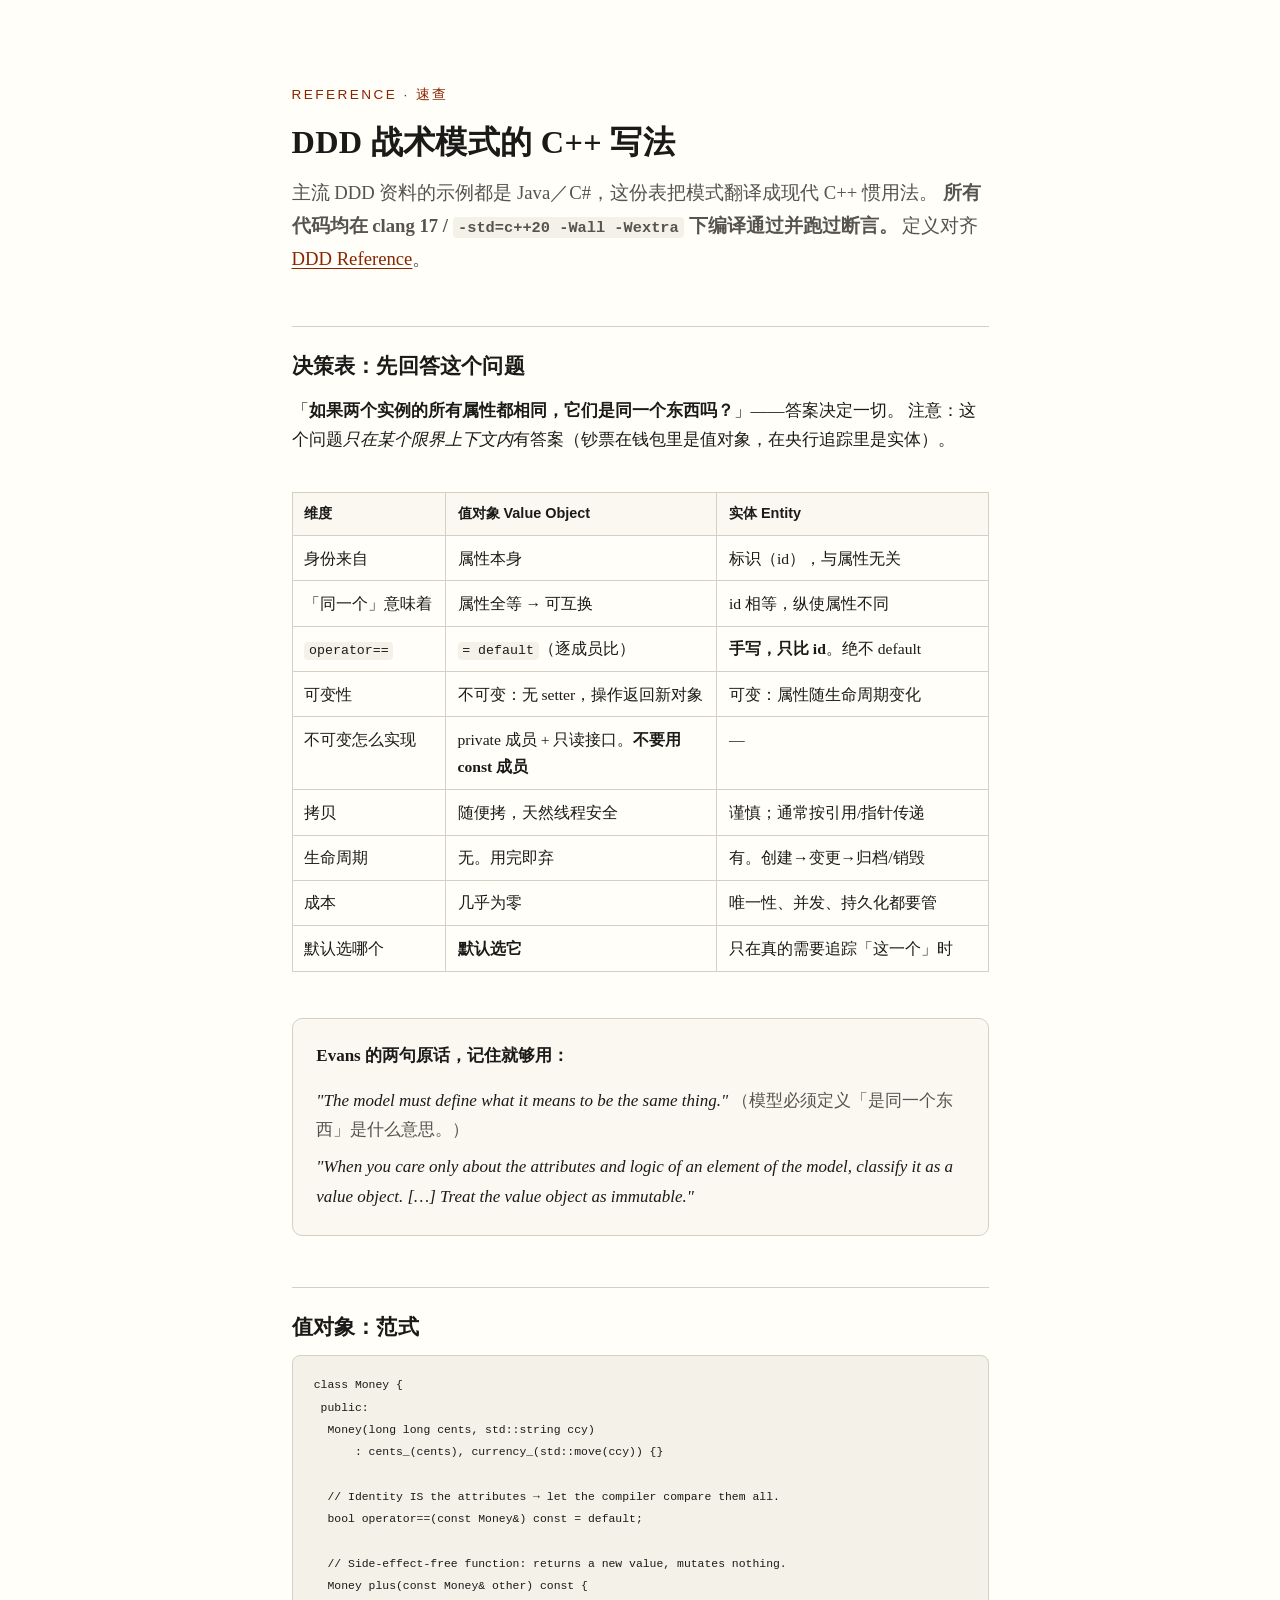
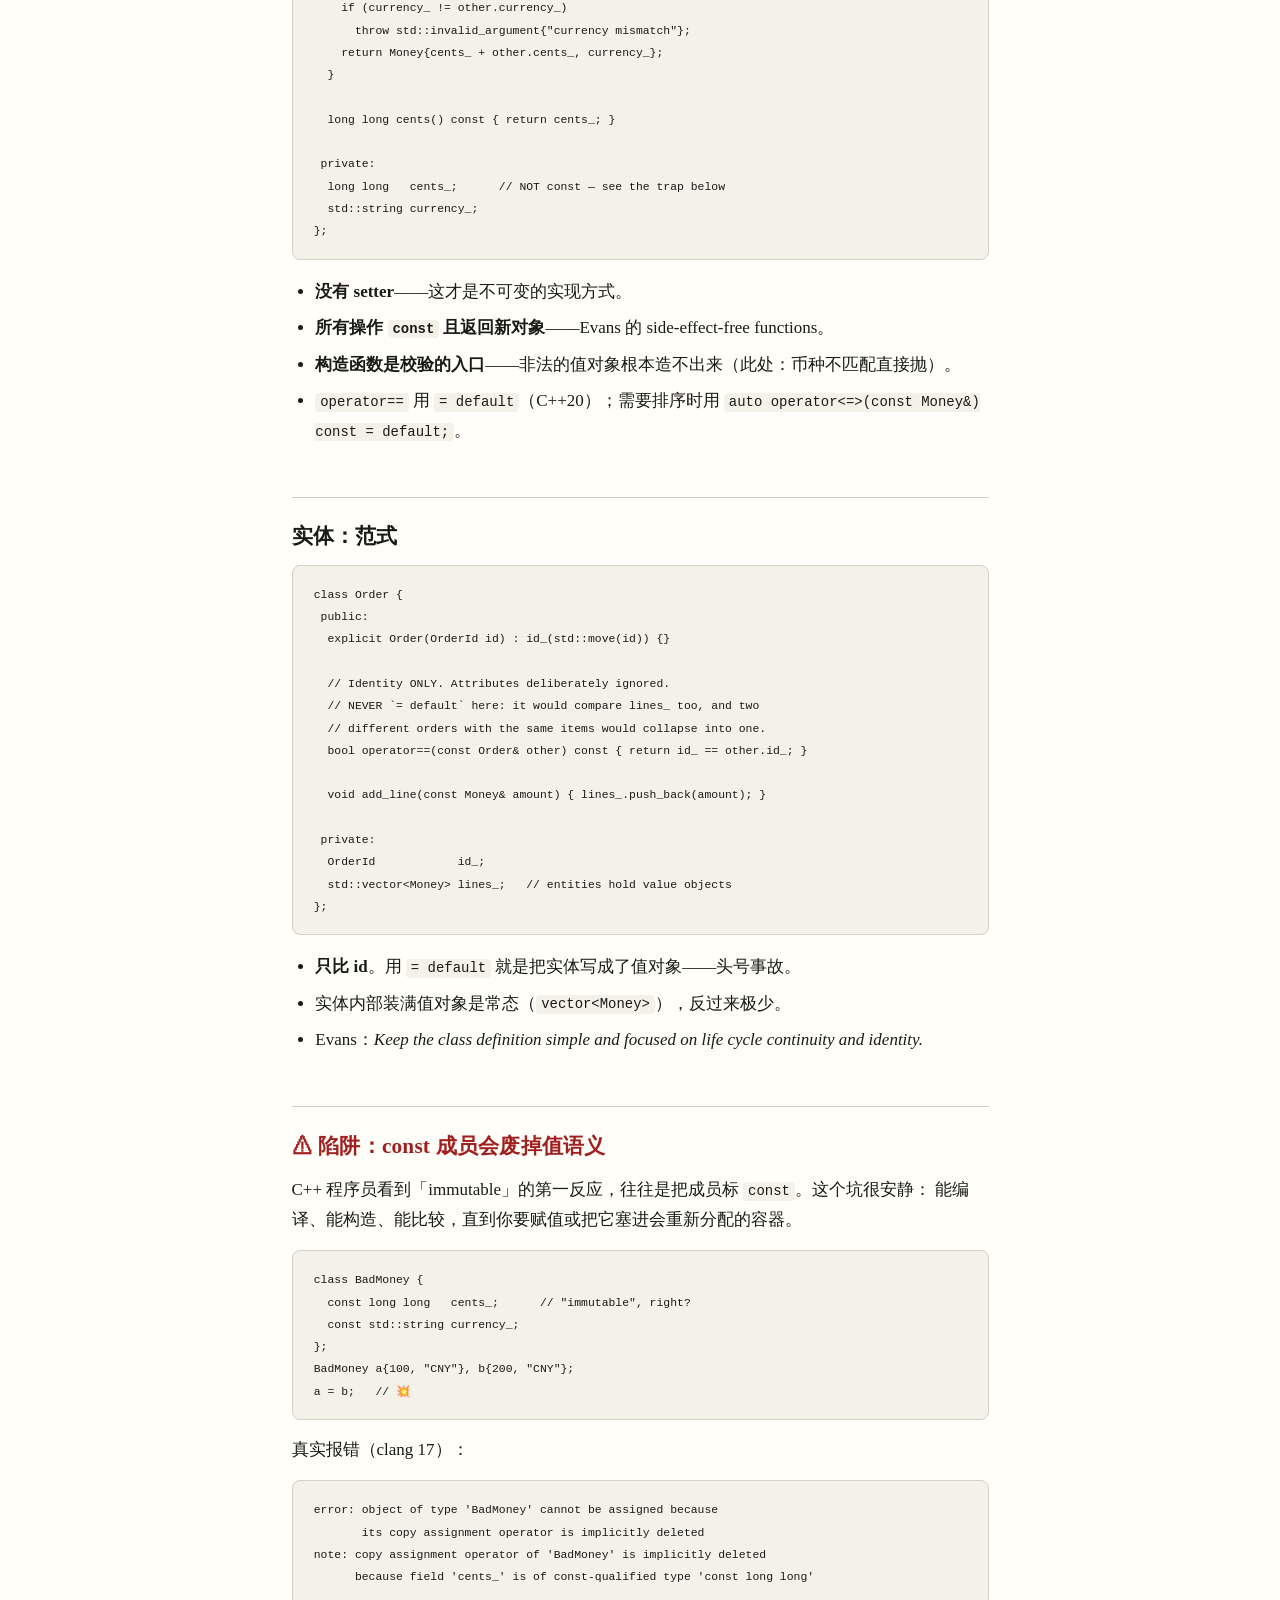
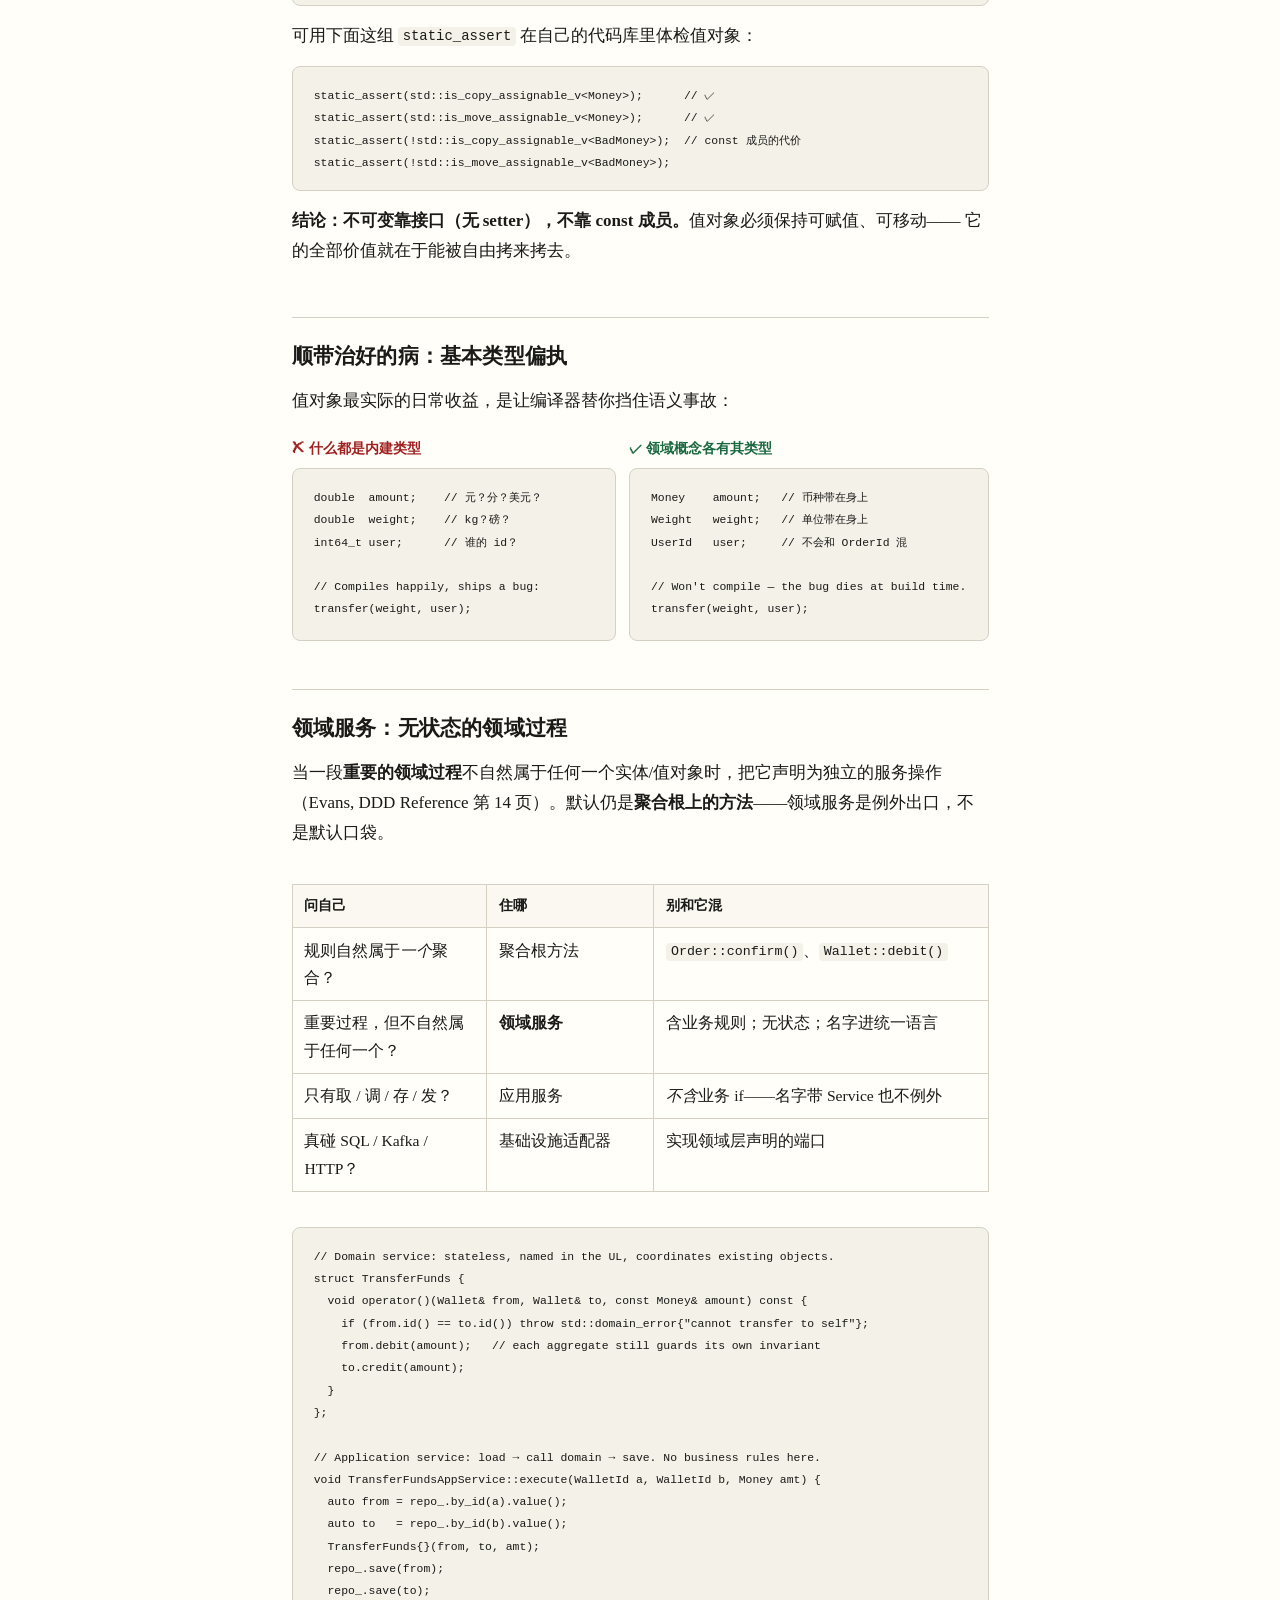
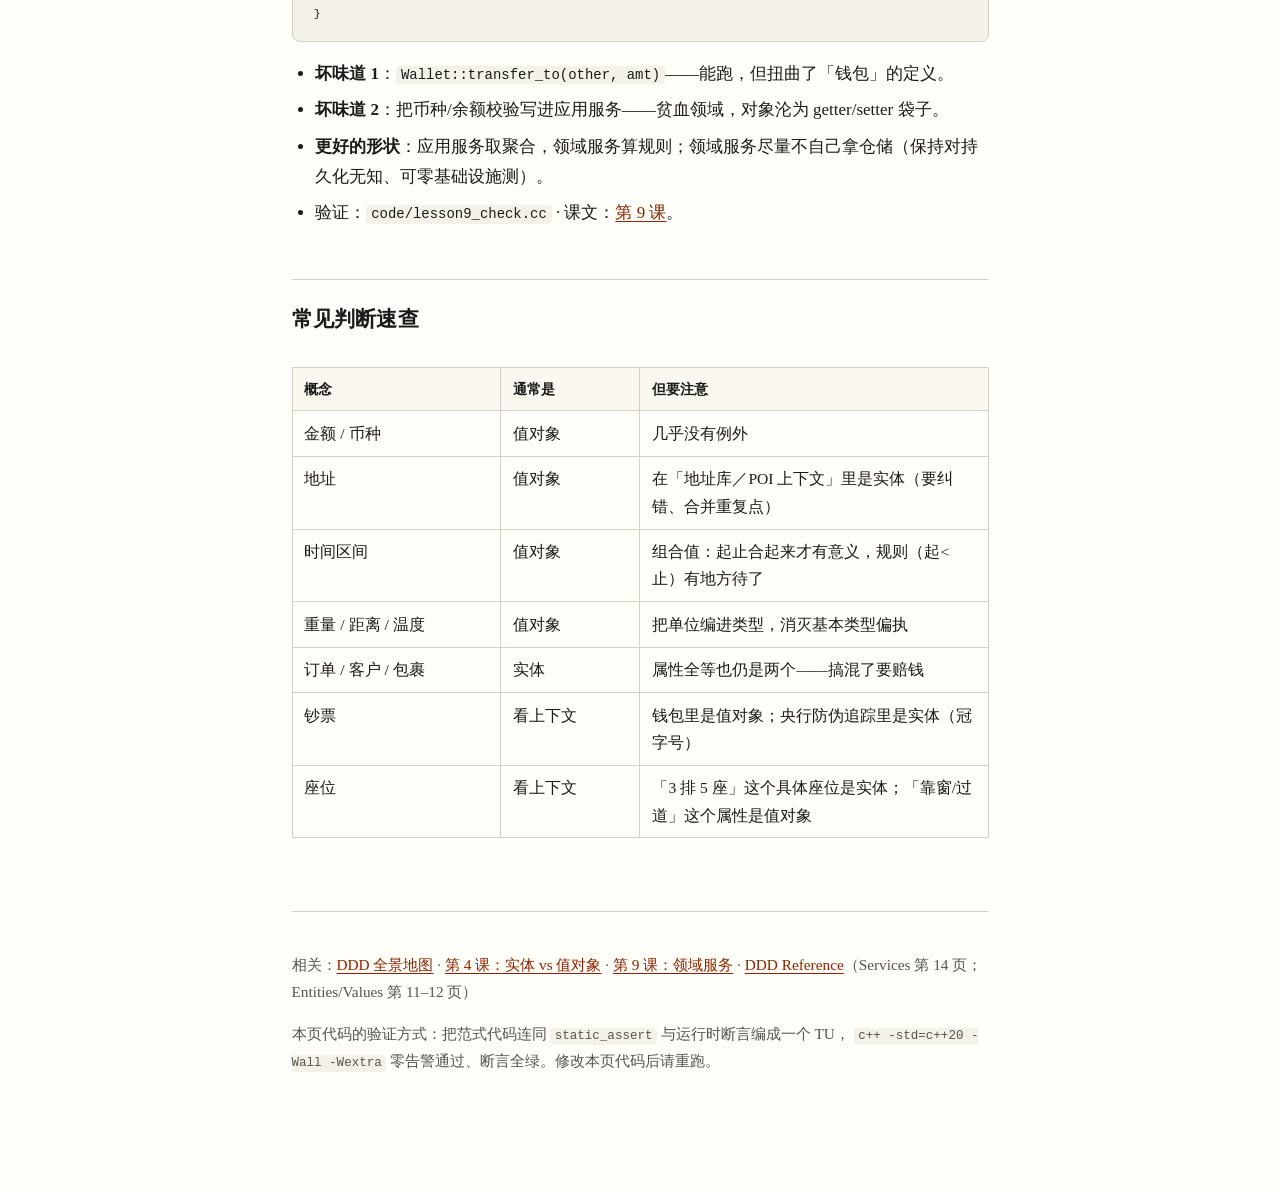
<file: reference/cpp-tactical-patterns.html>
<!DOCTYPE html>
<html lang="zh-CN">
<head>
<meta charset="utf-8">
<meta name="viewport" content="width=device-width, initial-scale=1">
<title>DDD 战术模式的 C++ 写法 · 速查</title>
<link rel="stylesheet" href="../assets/course.css">
<style>
  .rule-table { width: 100%; border-collapse: collapse; margin: 1.25rem 0; font-size: 0.92rem; }
  .rule-table th, .rule-table td {
    border: 1px solid var(--rule); padding: 0.5rem 0.7rem; text-align: left; vertical-align: top;
  }
  .rule-table th { background: var(--card-bg); font-family: -apple-system, "PingFang SC", sans-serif; font-size: 0.85rem; }
  .rule-table code { font-size: 0.85em; }
  .tbl-wrap { overflow-x: auto; }
</style>
</head>
<body>
<article>
  <p class="kicker">Reference · 速查</p>
  <h1>DDD 战术模式的 C++ 写法</h1>
  <p class="lede">主流 DDD 资料的示例都是 Java／C#，这份表把模式翻译成现代 C++ 惯用法。
  <strong>所有代码均在 clang 17 / <code>-std=c++20 -Wall -Wextra</code> 下编译通过并跑过断言。</strong>
  定义对齐 <a href="DDD_Reference_2015-03.pdf">DDD Reference</a>。</p>

  <h2>决策表：先回答这个问题</h2>
  <p>「<strong>如果两个实例的所有属性都相同，它们是同一个东西吗？</strong>」——答案决定一切。
  注意：这个问题<em>只在某个限界上下文内</em>有答案（钞票在钱包里是值对象，在央行追踪里是实体）。</p>

  <div class="tbl-wrap">
  <table class="rule-table">
    <thead>
      <tr><th style="width:22%">维度</th><th style="width:39%">值对象 Value Object</th><th style="width:39%">实体 Entity</th></tr>
    </thead>
    <tbody>
      <tr><td>身份来自</td><td>属性本身</td><td>标识（id），与属性无关</td></tr>
      <tr><td>「同一个」意味着</td><td>属性全等 → 可互换</td><td>id 相等，纵使属性不同</td></tr>
      <tr><td><code>operator==</code></td><td><code>= default</code>（逐成员比）</td><td><strong>手写，只比 id</strong>。绝不 default</td></tr>
      <tr><td>可变性</td><td>不可变：无 setter，操作返回新对象</td><td>可变：属性随生命周期变化</td></tr>
      <tr><td>不可变怎么实现</td><td>private 成员 + 只读接口。<strong>不要用 const 成员</strong></td><td>—</td></tr>
      <tr><td>拷贝</td><td>随便拷，天然线程安全</td><td>谨慎；通常按引用/指针传递</td></tr>
      <tr><td>生命周期</td><td>无。用完即弃</td><td>有。创建→变更→归档/销毁</td></tr>
      <tr><td>成本</td><td>几乎为零</td><td>唯一性、并发、持久化都要管</td></tr>
      <tr><td>默认选哪个</td><td><strong>默认选它</strong></td><td>只在真的需要追踪「这一个」时</td></tr>
    </tbody>
  </table>
  </div>

  <div class="card">
    <p><strong>Evans 的两句原话，记住就够用：</strong></p>
    <p style="margin:0.4rem 0"><em>"The model must define what it means to be the same thing."</em>
    <span style="color:var(--ink-soft)">（模型必须定义「是同一个东西」是什么意思。）</span></p>
    <p style="margin:0.4rem 0"><em>"When you care only about the attributes and logic of an element of the model,
    classify it as a value object. […] Treat the value object as immutable."</em></p>
  </div>

  <h2>值对象：范式</h2>
  <pre><code>class Money {
 public:
  Money(long long cents, std::string ccy)
      : cents_(cents), currency_(std::move(ccy)) {}

  // Identity IS the attributes → let the compiler compare them all.
  bool operator==(const Money&amp;) const = default;

  // Side-effect-free function: returns a new value, mutates nothing.
  Money plus(const Money&amp; other) const {
    if (currency_ != other.currency_)
      throw std::invalid_argument{"currency mismatch"};
    return Money{cents_ + other.cents_, currency_};
  }

  long long cents() const { return cents_; }

 private:
  long long   cents_;      // NOT const — see the trap below
  std::string currency_;
};</code></pre>
  <ul>
    <li><strong>没有 setter</strong>——这才是不可变的实现方式。</li>
    <li><strong>所有操作 <code>const</code> 且返回新对象</strong>——Evans 的 side-effect-free functions。</li>
    <li><strong>构造函数是校验的入口</strong>——非法的值对象根本造不出来（此处：币种不匹配直接抛）。</li>
    <li><code>operator==</code> 用 <code>= default</code>（C++20）；需要排序时用 <code>auto operator&lt;=&gt;(const Money&amp;) const = default;</code>。</li>
  </ul>

  <h2>实体：范式</h2>
  <pre><code>class Order {
 public:
  explicit Order(OrderId id) : id_(std::move(id)) {}

  // Identity ONLY. Attributes deliberately ignored.
  // NEVER `= default` here: it would compare lines_ too, and two
  // different orders with the same items would collapse into one.
  bool operator==(const Order&amp; other) const { return id_ == other.id_; }

  void add_line(const Money&amp; amount) { lines_.push_back(amount); }

 private:
  OrderId            id_;
  std::vector&lt;Money&gt; lines_;   // entities hold value objects
};</code></pre>
  <ul>
    <li><strong>只比 id</strong>。用 <code>= default</code> 就是把实体写成了值对象——头号事故。</li>
    <li>实体内部装满值对象是常态（<code>vector&lt;Money&gt;</code>），反过来极少。</li>
    <li>Evans：<em>Keep the class definition simple and focused on life cycle continuity and identity.</em></li>
  </ul>

  <h2 style="color:var(--bad)">⚠ 陷阱：const 成员会废掉值语义</h2>
  <p>C++ 程序员看到「immutable」的第一反应，往往是把成员标 <code>const</code>。这个坑很安静：
  能编译、能构造、能比较，直到你要赋值或把它塞进会重新分配的容器。</p>
  <pre><code>class BadMoney {
  const long long   cents_;      // "immutable", right?
  const std::string currency_;
};
BadMoney a{100, "CNY"}, b{200, "CNY"};
a = b;   // 💥</code></pre>
  <p>真实报错（clang 17）：</p>
  <pre><code>error: object of type 'BadMoney' cannot be assigned because
       its copy assignment operator is implicitly deleted
note: copy assignment operator of 'BadMoney' is implicitly deleted
      because field 'cents_' is of const-qualified type 'const long long'</code></pre>
  <p>可用下面这组 <code>static_assert</code> 在自己的代码库里体检值对象：</p>
  <pre><code>static_assert(std::is_copy_assignable_v&lt;Money&gt;);      // ✓
static_assert(std::is_move_assignable_v&lt;Money&gt;);      // ✓
static_assert(!std::is_copy_assignable_v&lt;BadMoney&gt;);  // const 成员的代价
static_assert(!std::is_move_assignable_v&lt;BadMoney&gt;);</code></pre>
  <p><strong>结论：不可变靠接口（无 setter），不靠 const 成员。</strong>值对象必须保持可赋值、可移动——
  它的全部价值就在于能被自由拷来拷去。</p>

  <h2>顺带治好的病：基本类型偏执</h2>
  <p>值对象最实际的日常收益，是让编译器替你挡住语义事故：</p>
  <div class="compare">
    <figure>
      <figcaption class="bad-label">✗ 什么都是内建类型</figcaption>
      <pre><code>double  amount;    // 元？分？美元？
double  weight;    // kg？磅？
int64_t user;      // 谁的 id？

// Compiles happily, ships a bug:
transfer(weight, user);</code></pre>
    </figure>
    <figure>
      <figcaption class="good-label">✓ 领域概念各有其类型</figcaption>
      <pre><code>Money    amount;   // 币种带在身上
Weight   weight;   // 单位带在身上
UserId   user;     // 不会和 OrderId 混

// Won't compile — the bug dies at build time.
transfer(weight, user);</code></pre>
    </figure>
  </div>

  <h2>领域服务：无状态的领域过程</h2>
  <p>当一段<strong>重要的领域过程</strong>不自然属于任何一个实体/值对象时，把它声明为独立的服务操作
  （Evans, DDD Reference 第 14 页）。默认仍是<strong>聚合根上的方法</strong>——领域服务是例外出口，不是默认口袋。</p>
  <div class="tbl-wrap">
  <table class="rule-table">
    <thead>
      <tr><th style="width:28%">问自己</th><th style="width:24%">住哪</th><th>别和它混</th></tr>
    </thead>
    <tbody>
      <tr><td>规则自然属于<em>一个</em>聚合？</td><td>聚合根方法</td><td><code>Order::confirm()</code>、<code>Wallet::debit()</code></td></tr>
      <tr><td>重要过程，但不自然属于任何一个？</td><td><strong>领域服务</strong></td><td>含业务规则；无状态；名字进统一语言</td></tr>
      <tr><td>只有取 / 调 / 存 / 发？</td><td>应用服务</td><td><em>不含</em>业务 if——名字带 Service 也不例外</td></tr>
      <tr><td>真碰 SQL / Kafka / HTTP？</td><td>基础设施适配器</td><td>实现领域层声明的端口</td></tr>
    </tbody>
  </table>
  </div>
  <pre><code>// Domain service: stateless, named in the UL, coordinates existing objects.
struct TransferFunds {
  void operator()(Wallet&amp; from, Wallet&amp; to, const Money&amp; amount) const {
    if (from.id() == to.id()) throw std::domain_error{"cannot transfer to self"};
    from.debit(amount);   // each aggregate still guards its own invariant
    to.credit(amount);
  }
};

// Application service: load → call domain → save. No business rules here.
void TransferFundsAppService::execute(WalletId a, WalletId b, Money amt) {
  auto from = repo_.by_id(a).value();
  auto to   = repo_.by_id(b).value();
  TransferFunds{}(from, to, amt);
  repo_.save(from);
  repo_.save(to);
}</code></pre>
  <ul>
    <li><strong>坏味道 1</strong>：<code>Wallet::transfer_to(other, amt)</code>——能跑，但扭曲了「钱包」的定义。</li>
    <li><strong>坏味道 2</strong>：把币种/余额校验写进应用服务——贫血领域，对象沦为 getter/setter 袋子。</li>
    <li><strong>更好的形状</strong>：应用服务取聚合，领域服务算规则；领域服务尽量不自己拿仓储（保持对持久化无知、可零基础设施测）。</li>
    <li>验证：<code>code/lesson9_check.cc</code> · 课文：<a href="../lessons/0009-domain-service.html">第 9 课</a>。</li>
  </ul>

  <h2>常见判断速查</h2>
  <div class="tbl-wrap">
  <table class="rule-table">
    <thead><tr><th style="width:30%">概念</th><th style="width:20%">通常是</th><th>但要注意</th></tr></thead>
    <tbody>
      <tr><td>金额 / 币种</td><td>值对象</td><td>几乎没有例外</td></tr>
      <tr><td>地址</td><td>值对象</td><td>在「地址库／POI 上下文」里是实体（要纠错、合并重复点）</td></tr>
      <tr><td>时间区间</td><td>值对象</td><td>组合值：起止合起来才有意义，规则（起&lt;止）有地方待了</td></tr>
      <tr><td>重量 / 距离 / 温度</td><td>值对象</td><td>把单位编进类型，消灭基本类型偏执</td></tr>
      <tr><td>订单 / 客户 / 包裹</td><td>实体</td><td>属性全等也仍是两个——搞混了要赔钱</td></tr>
      <tr><td>钞票</td><td>看上下文</td><td>钱包里是值对象；央行防伪追踪里是实体（冠字号）</td></tr>
      <tr><td>座位</td><td>看上下文</td><td>「3 排 5 座」这个具体座位是实体；「靠窗/过道」这个属性是值对象</td></tr>
    </tbody>
  </table>
  </div>

  <footer class="lesson-footer">
    <p>相关：<a href="ddd-map.html">DDD 全景地图</a> ·
    <a href="../lessons/0004-entity-vs-value-object.html">第 4 课：实体 vs 值对象</a> ·
    <a href="../lessons/0009-domain-service.html">第 9 课：领域服务</a> ·
    <a href="DDD_Reference_2015-03.pdf">DDD Reference</a>（Services 第 14 页；Entities/Values 第 11–12 页）</p>
    <p>本页代码的验证方式：把范式代码连同 <code>static_assert</code> 与运行时断言编成一个 TU，
    <code>c++ -std=c++20 -Wall -Wextra</code> 零告警通过、断言全绿。修改本页代码后请重跑。</p>
  </footer>
</article>
</body>
</html>
</file>
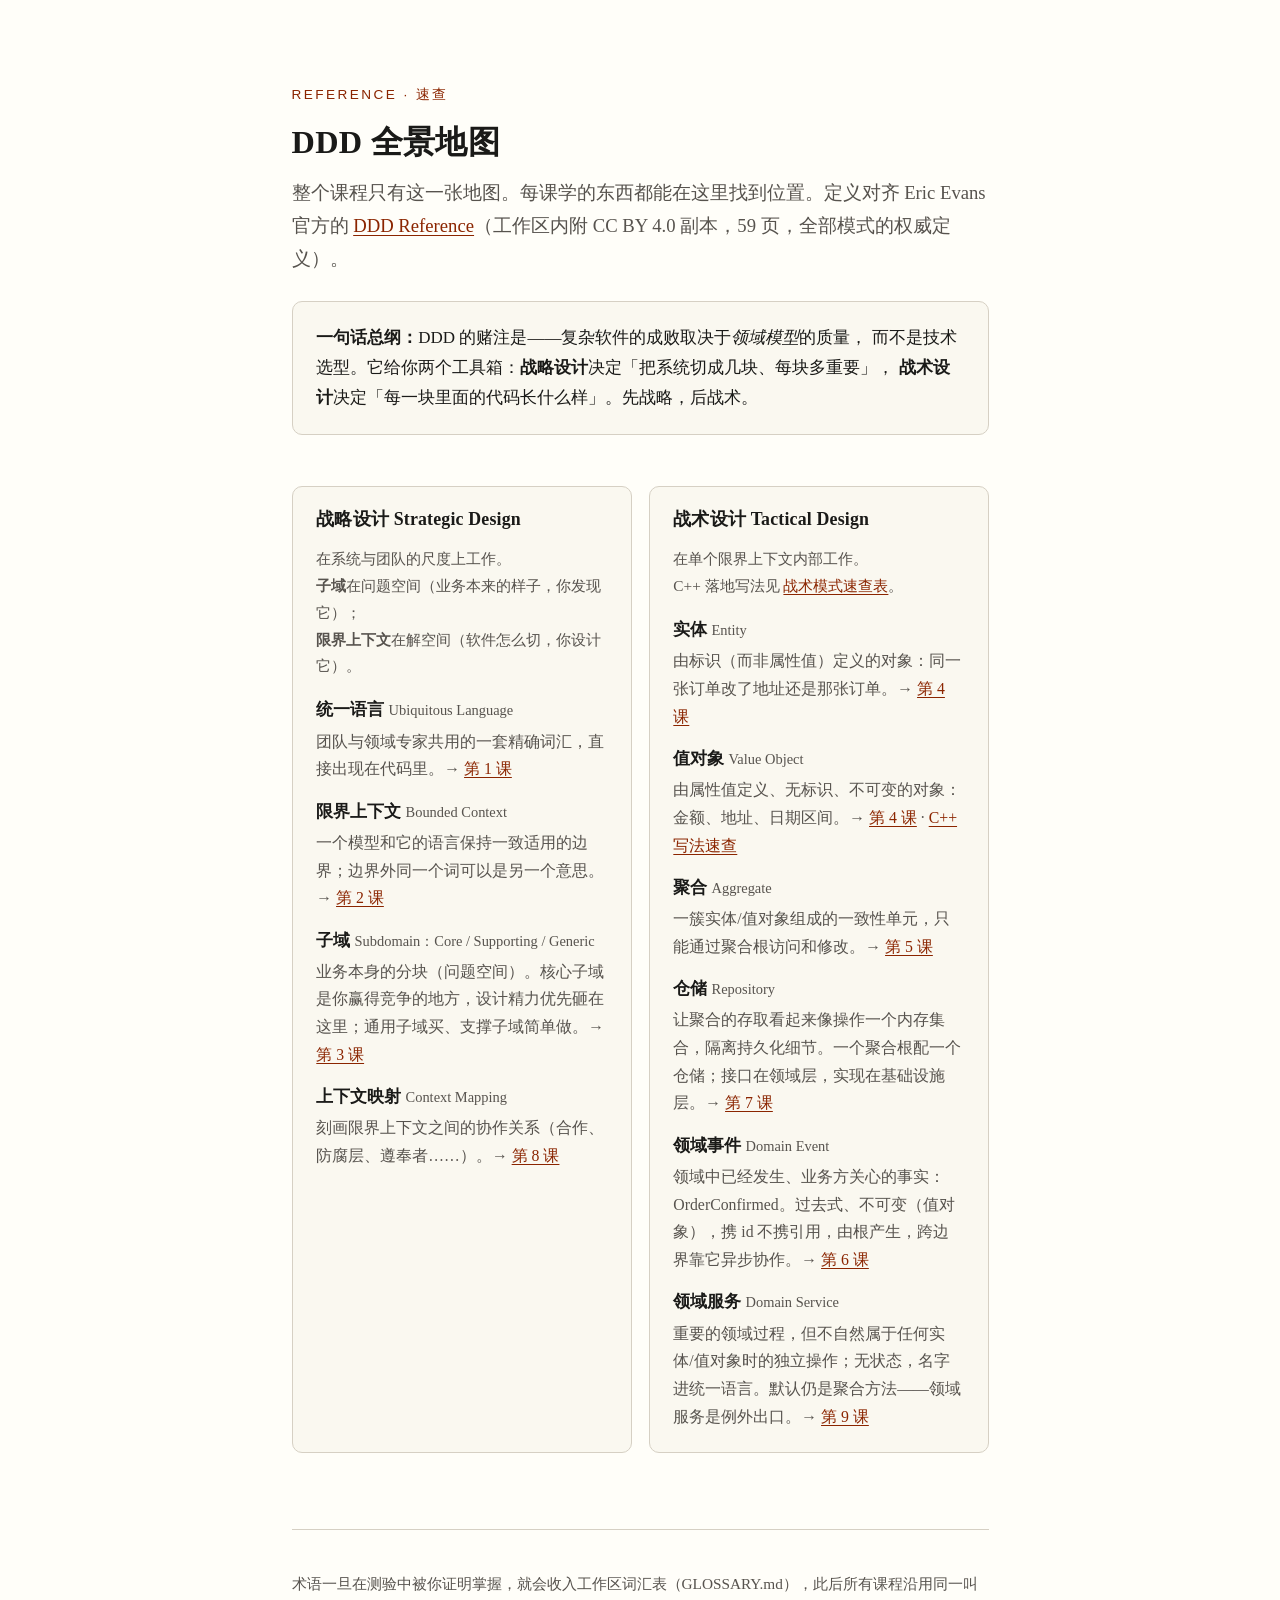
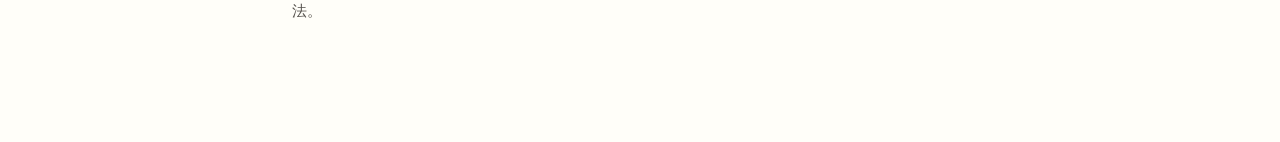
<file: reference/ddd-map.html>
<!DOCTYPE html>
<html lang="zh-CN">
<head>
<meta charset="utf-8">
<meta name="viewport" content="width=device-width, initial-scale=1">
<title>DDD 全景地图 · 速查</title>
<link rel="stylesheet" href="../assets/course.css">
<style>
  .map-grid { display: grid; grid-template-columns: 1fr; gap: 1rem; margin-top: 1.5rem; }
  @media (min-width: 900px) { .map-grid { grid-template-columns: 1fr 1fr; } }
  .map-grid dl { margin: 0.5rem 0 0; }
  .map-grid dt { font-weight: 600; margin-top: 0.8rem; }
  .map-grid dt .en { font-weight: 400; color: var(--ink-soft); font-size: 0.85em; }
  .map-grid dd { margin: 0.15rem 0 0 0; color: var(--ink-soft); font-size: 0.93rem; }
</style>
</head>
<body>
<article>
  <p class="kicker">Reference · 速查</p>
  <h1>DDD 全景地图</h1>
  <p class="lede">整个课程只有这一张地图。每课学的东西都能在这里找到位置。定义对齐 Eric Evans 官方的
  <a href="DDD_Reference_2015-03.pdf">DDD Reference</a>（工作区内附 CC BY 4.0 副本，59 页，全部模式的权威定义）。</p>

  <div class="card">
    <p><strong>一句话总纲：</strong>DDD 的赌注是——复杂软件的成败取决于<em>领域模型</em>的质量，
    而不是技术选型。它给你两个工具箱：<strong>战略设计</strong>决定「把系统切成几块、每块多重要」，
    <strong>战术设计</strong>决定「每一块里面的代码长什么样」。先战略，后战术。</p>
  </div>

  <div class="map-grid">
    <div class="card">
      <h3>战略设计 <span class="en">Strategic Design</span></h3>
      <p style="font-size:0.9rem; color:var(--ink-soft)">在系统与团队的尺度上工作。<br>
      <strong>子域</strong>在问题空间（业务本来的样子，你发现它）；<br>
      <strong>限界上下文</strong>在解空间（软件怎么切，你设计它）。</p>
      <dl>
        <dt>统一语言 <span class="en">Ubiquitous Language</span></dt>
        <dd>团队与领域专家共用的一套精确词汇，直接出现在代码里。→ <a href="../lessons/0001-ubiquitous-language.html">第 1 课</a></dd>
        <dt>限界上下文 <span class="en">Bounded Context</span></dt>
        <dd>一个模型和它的语言保持一致适用的边界；边界外同一个词可以是另一个意思。→ <a href="../lessons/0002-bounded-context.html">第 2 课</a></dd>
        <dt>子域 <span class="en">Subdomain：Core / Supporting / Generic</span></dt>
        <dd>业务本身的分块（问题空间）。核心子域是你赢得竞争的地方，设计精力优先砸在这里；通用子域买、支撑子域简单做。→ <a href="../lessons/0003-subdomains.html">第 3 课</a></dd>
        <dt>上下文映射 <span class="en">Context Mapping</span></dt>
        <dd>刻画限界上下文之间的协作关系（合作、防腐层、遵奉者……）。→ <a href="../lessons/0008-context-map-anticorruption-layer.html">第 8 课</a></dd>
      </dl>
    </div>
    <div class="card">
      <h3>战术设计 <span class="en">Tactical Design</span></h3>
      <p style="font-size:0.9rem; color:var(--ink-soft)">在单个限界上下文内部工作。<br>
      C++ 落地写法见 <a href="cpp-tactical-patterns.html">战术模式速查表</a>。</p>
      <dl>
        <dt>实体 <span class="en">Entity</span></dt>
        <dd>由标识（而非属性值）定义的对象：同一张订单改了地址还是那张订单。→ <a href="../lessons/0004-entity-vs-value-object.html">第 4 课</a></dd>
        <dt>值对象 <span class="en">Value Object</span></dt>
        <dd>由属性值定义、无标识、不可变的对象：金额、地址、日期区间。→ <a href="../lessons/0004-entity-vs-value-object.html">第 4 课</a> · <a href="cpp-tactical-patterns.html">C++ 写法速查</a></dd>
        <dt>聚合 <span class="en">Aggregate</span></dt>
        <dd>一簇实体/值对象组成的一致性单元，只能通过聚合根访问和修改。→ <a href="../lessons/0005-aggregate.html">第 5 课</a></dd>
        <dt>仓储 <span class="en">Repository</span></dt>
        <dd>让聚合的存取看起来像操作一个内存集合，隔离持久化细节。一个聚合根配一个仓储；接口在领域层，实现在基础设施层。→ <a href="../lessons/0007-repository-layered-architecture.html">第 7 课</a></dd>
        <dt>领域事件 <span class="en">Domain Event</span></dt>
        <dd>领域中已经发生、业务方关心的事实：OrderConfirmed。过去式、不可变（值对象），携 id 不携引用，由根产生，跨边界靠它异步协作。→ <a href="../lessons/0006-domain-event.html">第 6 课</a></dd>
        <dt>领域服务 <span class="en">Domain Service</span></dt>
        <dd>重要的领域过程，但不自然属于任何实体/值对象时的独立操作；无状态，名字进统一语言。默认仍是聚合方法——领域服务是例外出口。→ <a href="../lessons/0009-domain-service.html">第 9 课</a></dd>
      </dl>
    </div>
  </div>

  <footer class="lesson-footer">
    <p>术语一旦在测验中被你证明掌握，就会收入工作区词汇表（GLOSSARY.md），此后所有课程沿用同一叫法。</p>
  </footer>
</article>
</body>
</html>
</file>
<file: assets/course.css>
/* Shared course stylesheet — every lesson and reference doc links this.
   Tufte-inspired: generous margins, restrained palette, typography does the work. */

:root {
  --bg: #fffef9;
  --ink: #1a1a18;
  --ink-soft: #57534e;
  --accent: #8b2500;      /* burnt sienna — links, lesson number */
  --rule: #d6d0c4;
  --code-bg: #f4f1e8;
  --good: #1a6840;
  --bad: #a02020;
  --good-bg: #e8f3ec;
  --bad-bg: #f9e9e9;
  --card-bg: #faf8f0;
}

@media (prefers-color-scheme: dark) {
  :root {
    --bg: #1c1b18;
    --ink: #e8e4da;
    --ink-soft: #a8a294;
    --accent: #e8926b;
    --rule: #3d3a33;
    --code-bg: #26241f;
    --good: #7dc9a0;
    --bad: #e08d8d;
    --good-bg: #22332a;
    --bad-bg: #392525;
    --card-bg: #232219;
  }
}

* { box-sizing: border-box; }

html { font-size: 17px; }

body {
  margin: 0;
  background: var(--bg);
  color: var(--ink);
  font-family: "Palatino Linotype", Palatino, "Songti SC", "Noto Serif CJK SC", Georgia, serif;
  line-height: 1.75;
}

article {
  max-width: 44rem;
  margin: 0 auto;
  padding: 4rem 1.5rem 6rem;
}

h1, h2, h3 {
  font-weight: 600;
  line-height: 1.3;
  letter-spacing: 0.01em;
}

h1 { font-size: 1.9rem; margin: 0.5rem 0 0; }
h2 {
  font-size: 1.25rem;
  margin: 3rem 0 0.75rem;
  padding-top: 1.5rem;
  border-top: 1px solid var(--rule);
}
h3 { font-size: 1.05rem; margin: 1.75rem 0 0.5rem; }

p { margin: 0.9rem 0; }

a { color: var(--accent); text-decoration-thickness: 1px; text-underline-offset: 3px; }
a:hover { text-decoration-thickness: 2px; }

.kicker {
  font-size: 0.8rem;
  letter-spacing: 0.18em;
  text-transform: uppercase;
  color: var(--accent);
  font-family: -apple-system, "PingFang SC", "Helvetica Neue", sans-serif;
}

.lede { font-size: 1.1rem; color: var(--ink-soft); margin-top: 0.75rem; }

blockquote {
  margin: 1.5rem 0;
  padding: 0.25rem 0 0.25rem 1.25rem;
  border-left: 3px solid var(--accent);
  color: var(--ink-soft);
  font-style: italic;
}
blockquote cite { display: block; margin-top: 0.5rem; font-style: normal; font-size: 0.85rem; }
/* CJK has no true italic — browsers fake it by skewing, which reads as sloppy.
   Wrap Chinese translations of a quote in .zh to opt out. */
blockquote .zh { display: block; font-style: normal; font-size: 0.95em; }

code, pre {
  font-family: "SF Mono", ui-monospace, Menlo, Consolas, monospace;
  font-size: 0.82em;
}
code { background: var(--code-bg); padding: 0.1em 0.35em; border-radius: 4px; }
pre {
  background: var(--code-bg);
  border: 1px solid var(--rule);
  border-radius: 8px;
  padding: 1rem 1.25rem;
  overflow-x: auto;
  line-height: 1.6;
}
pre code { background: none; padding: 0; }

/* Side-by-side code comparison */
.compare { display: grid; grid-template-columns: 1fr; gap: 0.75rem; margin: 1.25rem 0; }
@media (min-width: 900px) { .compare { grid-template-columns: 1fr 1fr; } }
.compare figure { margin: 0; }
.compare figcaption {
  font-family: -apple-system, "PingFang SC", sans-serif;
  font-size: 0.8rem;
  font-weight: 600;
  margin-bottom: 0.4rem;
}
.compare .bad-label { color: var(--bad); }
.compare .good-label { color: var(--good); }
.compare pre { height: calc(100% - 1.6rem); margin: 0; }

/* Callout cards */
.card {
  background: var(--card-bg);
  border: 1px solid var(--rule);
  border-radius: 10px;
  padding: 1rem 1.4rem;
  margin: 1.5rem 0;
}
.card > :first-child { margin-top: 0.25rem; }
.card > :last-child { margin-bottom: 0.25rem; }

ul, ol { padding-left: 1.4rem; }
li { margin: 0.4rem 0; }

hr { border: none; border-top: 1px solid var(--rule); margin: 2.5rem 0; }

footer.lesson-footer {
  margin-top: 3rem;
  padding-top: 1.5rem;
  border-top: 1px solid var(--rule);
  font-size: 0.9rem;
  color: var(--ink-soft);
}

/* ============ Quiz widget (used with quiz.js) ============ */
.quiz-q {
  background: var(--card-bg);
  border: 1px solid var(--rule);
  border-radius: 10px;
  padding: 1.1rem 1.4rem;
  margin: 1rem 0;
}
.quiz-q .stem { font-weight: 600; margin: 0 0 0.75rem; }
.quiz-q .opts { display: grid; gap: 0.5rem; padding: 0; margin: 0; list-style: none; }
.quiz-q .opts button {
  font: inherit;
  text-align: left;
  width: 100%;
  padding: 0.55rem 0.9rem;
  border: 1px solid var(--rule);
  border-radius: 8px;
  background: var(--bg);
  color: var(--ink);
  cursor: pointer;
}
.quiz-q .opts button:hover:not(:disabled) { border-color: var(--accent); }
.quiz-q .opts button:disabled { cursor: default; opacity: 0.92; }
.quiz-q .opts button.correct { background: var(--good-bg); border-color: var(--good); color: var(--good); font-weight: 600; }
.quiz-q .opts button.wrong { background: var(--bad-bg); border-color: var(--bad); color: var(--bad); }
.quiz-q .explain {
  display: none;
  margin: 0.85rem 0 0;
  padding-top: 0.75rem;
  border-top: 1px dashed var(--rule);
  font-size: 0.92rem;
  color: var(--ink-soft);
}
.quiz-q .explain.show { display: block; }
.quiz-score { font-weight: 600; margin-top: 1.25rem; display: none; }
.quiz-score.show { display: block; }

/* ============ Categorize widget (used with categorize.js) ============ */
.cat-item {
  background: var(--card-bg);
  border: 1px solid var(--rule);
  border-radius: 10px;
  padding: 0.9rem 1.2rem;
  margin: 0.75rem 0;
}
.cat-item .quote { margin: 0 0 0.7rem; }
.cat-item .buckets { display: flex; flex-wrap: wrap; gap: 0.5rem; }
.cat-item .buckets button {
  font-family: -apple-system, "PingFang SC", "Helvetica Neue", sans-serif;
  font-size: 0.85rem;
  padding: 0.35rem 0.9rem;
  border: 1px solid var(--rule);
  border-radius: 999px;
  background: var(--bg);
  color: var(--ink);
  cursor: pointer;
}
.cat-item .buckets button:hover:not(:disabled) { border-color: var(--accent); }
.cat-item .buckets button:disabled { cursor: default; opacity: 0.9; }
.cat-item .buckets button.correct { background: var(--good-bg); border-color: var(--good); color: var(--good); font-weight: 600; }
.cat-item .buckets button.wrong { background: var(--bad-bg); border-color: var(--bad); color: var(--bad); }
.cat-item .explain {
  display: none;
  margin: 0.75rem 0 0;
  padding-top: 0.7rem;
  border-top: 1px dashed var(--rule);
  font-size: 0.9rem;
  color: var(--ink-soft);
}
.cat-item .explain.show { display: block; }

/* ============ Context diagram primitives ============ */
.ctx-map { display: grid; grid-template-columns: 1fr; gap: 1rem; margin: 1.5rem 0; }
@media (min-width: 760px) { .ctx-map.cols-2 { grid-template-columns: 1fr 1fr; } }
@media (min-width: 760px) { .ctx-map.cols-3 { grid-template-columns: repeat(3, 1fr); } }
.ctx-box {
  border: 2px dashed var(--accent);
  border-radius: 12px;
  padding: 0.9rem 1.1rem;
  background: var(--card-bg);
}
.ctx-box h4 {
  margin: 0 0 0.15rem;
  font-size: 0.95rem;
  font-family: -apple-system, "PingFang SC", sans-serif;
}
.ctx-box .ctx-sub {
  margin: 0 0 0.6rem;
  font-size: 0.78rem;
  color: var(--ink-soft);
  font-family: -apple-system, "PingFang SC", sans-serif;
}
.ctx-box ul { margin: 0; padding-left: 1.1rem; font-size: 0.88rem; }
.ctx-box li { margin: 0.2rem 0; }
.ctx-box .ctx-word { font-weight: 600; color: var(--accent); }

/* ============ Print ============ */
@media print {
  html { font-size: 11pt; }
  body { background: #fff; color: #000; }
  article { max-width: none; padding: 0; }
  .quiz-q .opts button { border: 1px solid #999; }
  a { color: #000; }
  a[href^="http"]::after { content: " (" attr(href) ")"; font-size: 0.75em; color: #555; }
}
</file>
